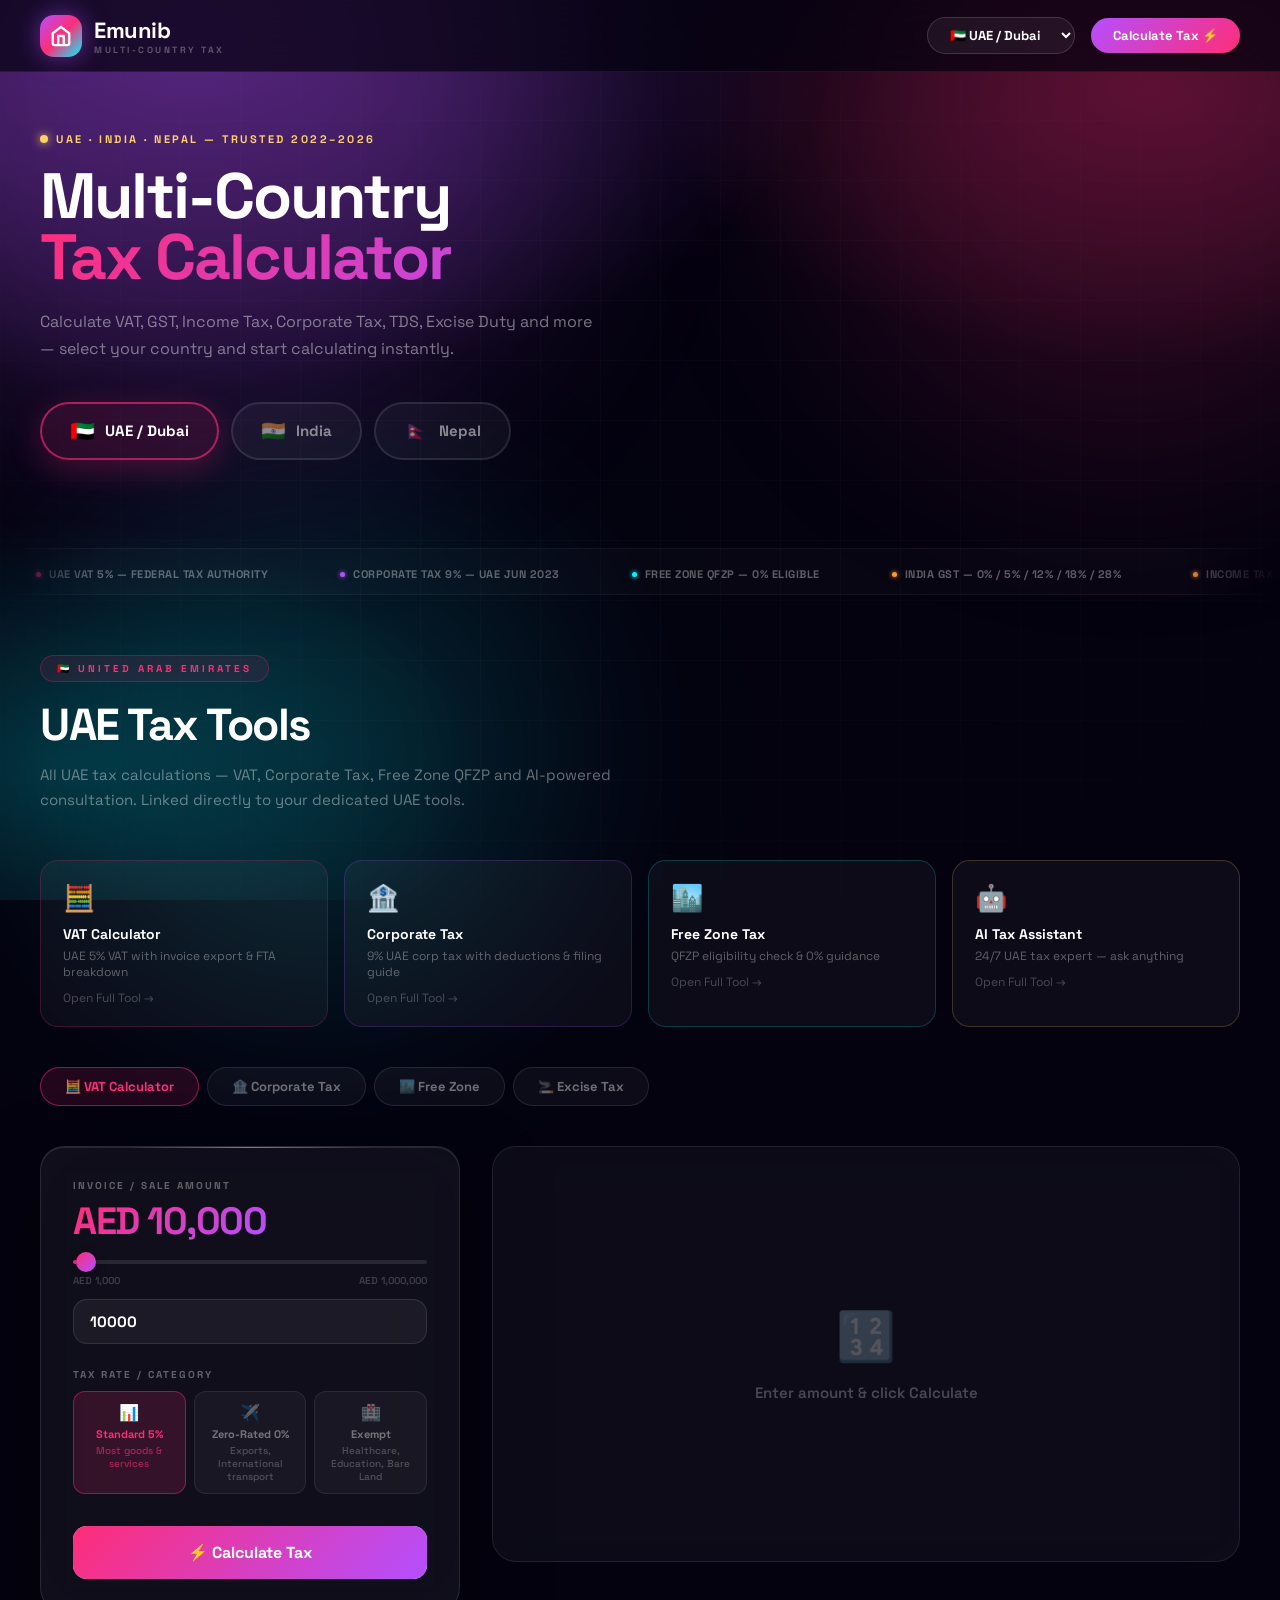
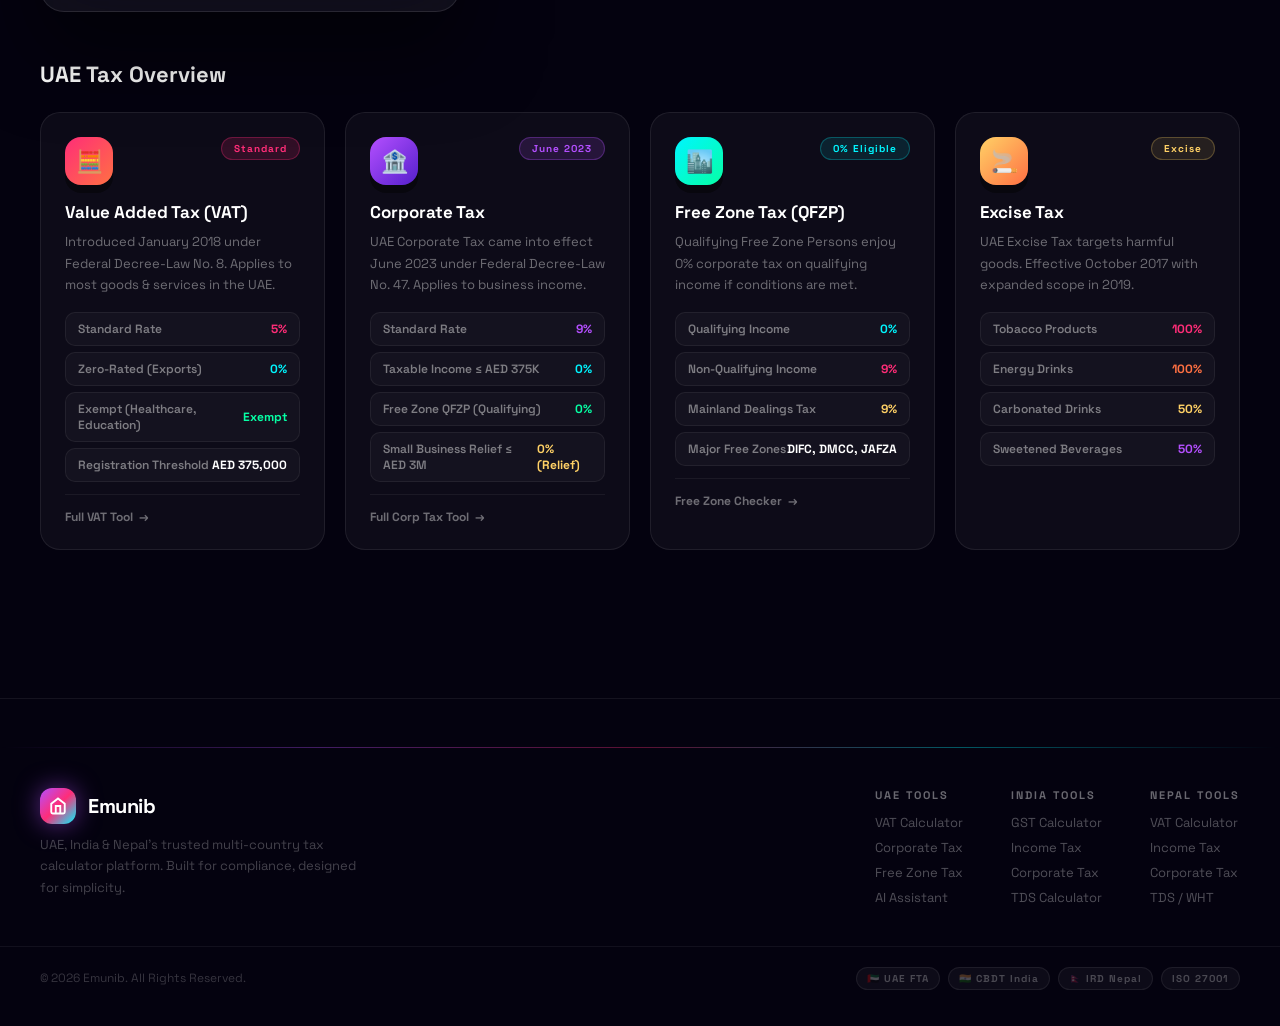
<file: index.html>
<!DOCTYPE html>
<html lang="en">
<head>
<meta charset="UTF-8"/>
<meta name="viewport" content="width=device-width, initial-scale=1.0"/>
<title>Emunib — Multi Country Tax Platform</title>
<meta name="description" content="UAE, India & Nepal Tax Calculator — VAT, GST, Income Tax, Corporate Tax and more"/>
<link rel="preconnect" href="https://fonts.googleapis.com"/>
<link rel="preconnect" href="https://fonts.gstatic.com" crossorigin/>
<link href="https://fonts.googleapis.com/css2?family=Inter:wght@300;400;500;600;700;800;900&family=Space+Grotesk:wght@300;400;500;600;700&display=swap" rel="stylesheet"/>
<style>
/* ── RESET ── */
*,*::before,*::after{margin:0;padding:0;box-sizing:border-box;}
:root{
  --pink:#FF2D78;--purple:#B44FFF;--cyan:#00F5FF;--gold:#FFD166;
  --green:#06FFA5;--orange:#FF7043;--blue:#4F8BFF;
  --india:#FF9933;--india2:#138808;--india3:#000080;
  --nepal:#DC143C;--nepal2:#003580;
  --bg:#04020F;--glass:rgba(255,255,255,0.04);
  --border:rgba(255,255,255,0.09);--text:rgba(255,255,255,0.45);
  --radius:24px;
}
html{scroll-behavior:smooth;}
body{font-family:'Space Grotesk','Inter',sans-serif;background:var(--bg);color:#fff;overflow-x:hidden;min-height:100vh;}
a{text-decoration:none;color:inherit;}
/* ── CANVAS ── */
#particleCanvas{position:fixed;inset:0;z-index:0;pointer-events:none;}
/* ── BG ── */
.bg-root{position:fixed;inset:0;z-index:0;pointer-events:none;}
.bg-base{position:absolute;inset:0;background:
  radial-gradient(ellipse 90% 70% at 15% 5%,rgba(180,79,255,0.35) 0%,transparent 55%),
  radial-gradient(ellipse 70% 55% at 90% 10%,rgba(255,45,120,0.25) 0%,transparent 55%),
  radial-gradient(ellipse 60% 50% at 5% 85%,rgba(0,245,255,0.18) 0%,transparent 55%),
  #04020F;}
.bg-grid{position:absolute;inset:0;background-image:linear-gradient(rgba(255,255,255,0.02) 1px,transparent 1px),linear-gradient(90deg,rgba(255,255,255,0.02) 1px,transparent 1px);background-size:60px 60px;mask-image:radial-gradient(ellipse 80% 80% at 50% 50%,black 30%,transparent 100%);}
.orb{position:absolute;border-radius:50%;filter:blur(100px);animation:orbFloat ease-in-out infinite;pointer-events:none;}
.orb-1{width:700px;height:700px;background:rgba(180,79,255,0.18);top:-250px;left:-150px;animation-duration:14s;}
.orb-2{width:600px;height:600px;background:rgba(255,45,120,0.14);top:-150px;right:-150px;animation-duration:17s;animation-delay:-5s;}
.orb-3{width:500px;height:500px;background:rgba(0,245,255,0.12);bottom:-100px;left:5%;animation-duration:20s;animation-delay:-9s;}
@keyframes orbFloat{0%,100%{transform:translate(0,0) scale(1);}50%{transform:translate(40px,60px) scale(1.06);}}
/* ── NAV ── */
nav{position:fixed;top:0;left:0;right:0;z-index:200;}
.nav-inner{max-width:1400px;margin:0 auto;padding:0 40px;height:72px;display:flex;align-items:center;justify-content:space-between;background:rgba(4,2,15,0.7);backdrop-filter:blur(32px);border-bottom:1px solid rgba(255,255,255,0.07);}
.nav-logo{display:flex;align-items:center;gap:12px;cursor:pointer;}
.logo-crystal{width:42px;height:42px;border-radius:14px;background:linear-gradient(135deg,var(--purple),var(--pink),var(--cyan));display:flex;align-items:center;justify-content:center;box-shadow:0 0 24px rgba(180,79,255,0.5);animation:crystalPulse 3s ease-in-out infinite;}
@keyframes crystalPulse{0%,100%{box-shadow:0 0 24px rgba(180,79,255,0.5);}50%{box-shadow:0 0 40px rgba(180,79,255,0.85);}}
.logo-text-main{font-size:22px;font-weight:800;letter-spacing:-0.5px;}
.logo-text-sub{font-size:9px;font-weight:700;letter-spacing:2.5px;color:rgba(255,255,255,0.3);text-transform:uppercase;display:block;}
.nav-right{display:flex;align-items:center;gap:16px;}
.nav-country-select{padding:8px 18px;border-radius:100px;border:1px solid rgba(255,255,255,0.15);background:rgba(255,255,255,0.06);color:#fff;font-family:inherit;font-size:13px;font-weight:700;cursor:pointer;outline:none;transition:all 0.3s;}
.nav-country-select:hover{background:rgba(255,255,255,0.1);}
.btn-nav-cta{padding:9px 22px;border-radius:100px;border:none;cursor:pointer;background:linear-gradient(135deg,var(--purple),var(--pink));color:#fff;font-size:13px;font-weight:700;font-family:inherit;transition:all 0.3s;}
.btn-nav-cta:hover{transform:scale(1.05);box-shadow:0 6px 24px rgba(255,45,120,0.45);}
/* ── SECTION WRAP ── */
.section-wrap{max-width:1400px;margin:0 auto;padding:0 40px;}
/* ── COUNTRY SELECTOR HERO ── */
.country-hero{position:relative;z-index:1;padding-top:72px;min-height:300px;display:flex;align-items:center;}
.country-hero-inner{width:100%;padding:60px 40px 40px;max-width:1400px;margin:0 auto;}
.hero-eyebrow{display:flex;align-items:center;gap:8px;margin-bottom:20px;}
.eyebrow-dot{width:8px;height:8px;border-radius:50%;background:var(--gold);box-shadow:0 0 10px var(--gold);animation:pulse 2s ease-in-out infinite;}
@keyframes pulse{0%,100%{opacity:1;}50%{opacity:0.5;}}
.eyebrow-text{font-size:11px;font-weight:700;letter-spacing:2.5px;text-transform:uppercase;color:var(--gold);}
.hero-title{font-size:clamp(38px,5vw,72px);font-weight:900;letter-spacing:-2px;line-height:0.95;margin-bottom:20px;}
.hero-title .grad{background:linear-gradient(135deg,var(--pink),var(--purple),var(--cyan));-webkit-background-clip:text;-webkit-text-fill-color:transparent;background-clip:text;background-size:300%;animation:gradShift 5s linear infinite;}
@keyframes gradShift{0%{background-position:0%}100%{background-position:300%}}
.hero-desc{font-size:16px;color:rgba(255,255,255,0.45);max-width:560px;line-height:1.7;margin-bottom:40px;}
/* ── COUNTRY PILLS ── */
.country-pills{display:flex;gap:12px;flex-wrap:wrap;margin-bottom:48px;}
.cpill{display:flex;align-items:center;gap:10px;padding:14px 28px;border-radius:100px;border:2px solid rgba(255,255,255,0.1);background:rgba(255,255,255,0.04);cursor:pointer;font-size:15px;font-weight:700;color:rgba(255,255,255,0.5);transition:all 0.35s cubic-bezier(0.34,1.56,0.64,1);position:relative;overflow:hidden;}
.cpill:hover{transform:translateY(-4px);}
.cpill.active{color:#fff;}
.cpill.uae.active{border-color:rgba(255,45,120,0.6);background:rgba(255,45,120,0.12);box-shadow:0 8px 32px rgba(255,45,120,0.25);}
.cpill.india.active{border-color:rgba(255,153,51,0.6);background:rgba(255,153,51,0.1);box-shadow:0 8px 32px rgba(255,153,51,0.2);}
.cpill.nepal.active{border-color:rgba(220,20,60,0.6);background:rgba(220,20,60,0.1);box-shadow:0 8px 32px rgba(220,20,60,0.2);}
.cpill-flag{font-size:20px;}
/* ── TICKER ── */
.ticker-wrap{position:relative;z-index:1;overflow:hidden;background:rgba(255,255,255,0.02);border-top:1px solid rgba(255,255,255,0.05);border-bottom:1px solid rgba(255,255,255,0.05);padding:12px 0;mask-image:linear-gradient(90deg,transparent,black 8%,black 92%,transparent);}
.ticker-track{display:inline-flex;white-space:nowrap;animation:tickerScroll 40s linear infinite;}
.tick-item{display:inline-flex;align-items:center;gap:8px;padding:0 36px;font-size:11px;font-weight:700;color:rgba(255,255,255,0.35);letter-spacing:0.5px;text-transform:uppercase;}
.tdot{width:5px;height:5px;border-radius:50%;flex-shrink:0;}
.tdot.pink{background:var(--pink);box-shadow:0 0 5px var(--pink);}
.tdot.purple{background:var(--purple);box-shadow:0 0 5px var(--purple);}
.tdot.cyan{background:var(--cyan);box-shadow:0 0 5px var(--cyan);}
.tdot.gold{background:var(--gold);box-shadow:0 0 5px var(--gold);}
.tdot.india{background:var(--india);box-shadow:0 0 5px var(--india);}
.tdot.nepal{background:var(--nepal);box-shadow:0 0 5px var(--nepal);}
@keyframes tickerScroll{0%{transform:translateX(0)}100%{transform:translateX(-50%)}}
/* ── TAX CONTENT PANELS ── */
.tax-panels{position:relative;z-index:1;padding:60px 0 100px;}
.panel{display:none;}
.panel.active{display:block;}
/* Section eyebrow + title */
.sec-eyebrow{display:inline-flex;align-items:center;gap:12px;font-size:10px;font-weight:700;letter-spacing:3px;text-transform:uppercase;margin-bottom:14px;padding:6px 16px;border-radius:100px;}
.sec-eyebrow.uae{background:rgba(255,45,120,0.1);border:1px solid rgba(255,45,120,0.25);color:var(--pink);}
.sec-eyebrow.india{background:rgba(255,153,51,0.1);border:1px solid rgba(255,153,51,0.3);color:var(--india);}
.sec-eyebrow.nepal{background:rgba(220,20,60,0.1);border:1px solid rgba(220,20,60,0.3);color:var(--nepal);}
.sec-title{font-size:clamp(28px,3.5vw,48px);font-weight:900;letter-spacing:-1.5px;margin-bottom:10px;}
.sec-sub{font-size:15px;color:rgba(255,255,255,0.4);margin-bottom:48px;max-width:600px;line-height:1.65;}
/* ── TOOL TABS ── */
.tool-tabs{display:flex;gap:8px;flex-wrap:wrap;margin-bottom:40px;}
.ttab{padding:10px 24px;border-radius:100px;border:1px solid rgba(255,255,255,0.1);background:rgba(255,255,255,0.04);cursor:pointer;font-size:13px;font-weight:700;color:rgba(255,255,255,0.4);transition:all 0.3s;}
.ttab:hover{color:rgba(255,255,255,0.8);background:rgba(255,255,255,0.07);}
.ttab.active.uae{border-color:rgba(255,45,120,0.5);background:rgba(255,45,120,0.12);color:var(--pink);}
.ttab.active.india{border-color:rgba(255,153,51,0.5);background:rgba(255,153,51,0.1);color:var(--india);}
.ttab.active.nepal{border-color:rgba(220,20,60,0.5);background:rgba(220,20,60,0.1);color:var(--nepal);}
/* ── CALCULATOR GRID ── */
.calc-grid{display:grid;grid-template-columns:420px 1fr;gap:32px;align-items:start;}
@media(max-width:960px){.calc-grid{grid-template-columns:1fr;}}
/* ── CALC CARD ── */
.calc-card{background:rgba(255,255,255,0.05);backdrop-filter:blur(40px);border:1px solid rgba(255,255,255,0.1);border-radius:var(--radius);padding:32px;position:relative;overflow:hidden;box-shadow:inset 0 1px 0 rgba(255,255,255,0.1),0 40px 80px rgba(0,0,0,0.5);}
.calc-card::before{content:'';position:absolute;top:0;left:20%;right:20%;height:1px;background:linear-gradient(90deg,transparent,rgba(255,255,255,0.4),transparent);}
.calc-section{margin-bottom:24px;}
.calc-label{font-size:10px;font-weight:700;letter-spacing:2px;text-transform:uppercase;color:rgba(255,255,255,0.35);margin-bottom:10px;display:block;}
.calc-input{width:100%;padding:12px 16px;border-radius:14px;border:1px solid rgba(255,255,255,0.1);background:rgba(255,255,255,0.05);color:#fff;font-size:16px;font-weight:700;font-family:inherit;outline:none;transition:all 0.3s;}
.calc-input:focus{border-color:rgba(255,45,120,0.5);box-shadow:0 0 0 3px rgba(255,45,120,0.1);}
.calc-input::placeholder{color:rgba(255,255,255,0.2);}
.calc-select{width:100%;padding:12px 16px;border-radius:14px;border:1px solid rgba(255,255,255,0.1);background:rgba(10,5,30,0.9);color:#fff;font-size:14px;font-weight:600;font-family:inherit;outline:none;cursor:pointer;transition:all 0.3s;}
.calc-select:focus{border-color:rgba(255,45,120,0.5);}
.calc-select option{background:#0d0820;color:#fff;}
/* Slider */
.calc-slider{width:100%;-webkit-appearance:none;height:4px;border-radius:100px;background:rgba(255,255,255,0.1);outline:none;cursor:pointer;}
.calc-slider::-webkit-slider-thumb{-webkit-appearance:none;width:20px;height:20px;border-radius:50%;cursor:pointer;box-shadow:0 2px 10px rgba(0,0,0,0.4);transition:transform 0.2s;}
.calc-slider::-webkit-slider-thumb:hover{transform:scale(1.3);}
/* UAE slider */
.slider-uae::-webkit-slider-thumb{background:linear-gradient(135deg,var(--pink),var(--purple));}
.slider-india::-webkit-slider-thumb{background:linear-gradient(135deg,var(--india),var(--india2));}
.slider-nepal::-webkit-slider-thumb{background:linear-gradient(135deg,var(--nepal),var(--nepal2));}
/* Amount row */
.amount-row{display:flex;justify-content:space-between;align-items:center;margin-bottom:8px;}
.amount-big{font-size:38px;font-weight:900;letter-spacing:-1.5px;line-height:1;}
/* Rate pills */
.rate-pills{display:flex;gap:8px;flex-wrap:wrap;}
.rpill{flex:1;min-width:80px;padding:10px 8px;border-radius:12px;text-align:center;cursor:pointer;background:rgba(255,255,255,0.04);border:1px solid rgba(255,255,255,0.08);transition:all 0.3s;font-size:11px;font-weight:700;color:rgba(255,255,255,0.4);}
.rpill:hover{transform:translateY(-3px);}
.rpill.active.uae{background:rgba(255,45,120,0.15);border-color:rgba(255,45,120,0.45);color:var(--pink);}
.rpill.active.india{background:rgba(255,153,51,0.15);border-color:rgba(255,153,51,0.45);color:var(--india);}
.rpill.active.nepal{background:rgba(220,20,60,0.15);border-color:rgba(220,20,60,0.4);color:var(--nepal);}
.rpill-icon{display:block;font-size:16px;margin-bottom:4px;}
/* Calculate btn */
.calc-btn{width:100%;padding:16px;border-radius:14px;border:none;cursor:pointer;font-size:16px;font-weight:800;font-family:inherit;color:#fff;position:relative;overflow:hidden;transition:all 0.3s;margin-top:8px;}
.calc-btn-bg{position:absolute;inset:0;}
.calc-btn:hover{transform:translateY(-3px);box-shadow:0 12px 36px rgba(255,45,120,0.4);}
.calc-btn span{position:relative;z-index:1;}
.calc-btn.uae .calc-btn-bg{background:linear-gradient(135deg,var(--pink),var(--purple));}
.calc-btn.india .calc-btn-bg{background:linear-gradient(135deg,var(--india),var(--india2));}
.calc-btn.nepal .calc-btn-bg{background:linear-gradient(135deg,var(--nepal),var(--nepal2));}
/* ── RESULT CARD ── */
.result-card{background:rgba(255,255,255,0.04);backdrop-filter:blur(30px);border:1px solid rgba(255,255,255,0.09);border-radius:var(--radius);padding:32px;min-height:400px;}
.result-placeholder{display:flex;flex-direction:column;align-items:center;justify-content:center;height:350px;gap:16px;text-align:center;}
.result-placeholder-icon{font-size:48px;opacity:0.3;}
.result-placeholder-text{font-size:15px;color:rgba(255,255,255,0.25);font-weight:600;}
.result-content{display:none;}
.result-content.show{display:block;}
/* Result header */
.result-head{display:flex;justify-content:space-between;align-items:center;margin-bottom:28px;padding-bottom:20px;border-bottom:1px solid rgba(255,255,255,0.08);}
.result-title{font-size:13px;font-weight:700;letter-spacing:2px;text-transform:uppercase;color:rgba(255,255,255,0.35);}
.result-tag{font-size:11px;font-weight:800;padding:5px 14px;border-radius:100px;letter-spacing:1px;}
.result-tag.uae{background:rgba(255,45,120,0.15);border:1px solid rgba(255,45,120,0.35);color:var(--pink);}
.result-tag.india{background:rgba(255,153,51,0.15);border:1px solid rgba(255,153,51,0.35);color:var(--india);}
.result-tag.nepal{background:rgba(220,20,60,0.12);border:1px solid rgba(220,20,60,0.3);color:var(--nepal);}
/* Result rows */
.res-rows{display:flex;flex-direction:column;gap:12px;margin-bottom:24px;}
.res-row{display:flex;justify-content:space-between;align-items:center;padding:14px 18px;border-radius:14px;background:rgba(255,255,255,0.03);border:1px solid rgba(255,255,255,0.06);}
.res-row-label{font-size:13px;font-weight:600;color:rgba(255,255,255,0.4);}
.res-row-val{font-size:16px;font-weight:800;color:#fff;}
.res-row-val.highlight-uae{background:linear-gradient(90deg,var(--pink),var(--purple));-webkit-background-clip:text;-webkit-text-fill-color:transparent;background-clip:text;}
.res-row-val.highlight-india{background:linear-gradient(90deg,var(--india),var(--india2));-webkit-background-clip:text;-webkit-text-fill-color:transparent;background-clip:text;}
.res-row-val.highlight-nepal{background:linear-gradient(90deg,var(--nepal),var(--nepal2));-webkit-background-clip:text;-webkit-text-fill-color:transparent;background-clip:text;}
/* Total row */
.res-total{display:flex;justify-content:space-between;align-items:center;padding:20px 22px;border-radius:16px;margin-bottom:20px;}
.res-total.uae{background:linear-gradient(90deg,rgba(180,79,255,0.1),rgba(0,245,255,0.06));}
.res-total.india{background:linear-gradient(90deg,rgba(255,153,51,0.1),rgba(19,136,8,0.06));}
.res-total.nepal{background:linear-gradient(90deg,rgba(220,20,60,0.1),rgba(0,53,128,0.06));}
.res-total-label{font-size:11px;font-weight:700;letter-spacing:2px;text-transform:uppercase;color:rgba(255,255,255,0.35);}
.res-total-val{font-size:28px;font-weight:900;color:#fff;}
/* Mini chart in result */
.result-chart{margin-top:20px;}
.rc-label{font-size:10px;font-weight:700;letter-spacing:1.5px;text-transform:uppercase;color:rgba(255,255,255,0.25);margin-bottom:12px;}
.rc-bars{display:flex;gap:6px;height:80px;align-items:flex-end;}
.rc-bar-wrap{flex:1;display:flex;flex-direction:column;align-items:center;gap:5px;height:100%;}
.rc-bar{width:100%;border-radius:4px 4px 0 0;transition:height 0.6s cubic-bezier(0.34,1.56,0.64,1);}
.rc-bar-label{font-size:9px;font-weight:700;color:rgba(255,255,255,0.25);}
/* Result notes */
.res-notes{margin-top:20px;}
.res-note{display:flex;align-items:flex-start;gap:10px;padding:10px 14px;border-radius:12px;background:rgba(255,255,255,0.03);border:1px solid rgba(255,255,255,0.06);margin-bottom:8px;font-size:12px;font-weight:500;color:rgba(255,255,255,0.4);line-height:1.5;}
.res-note-icon{font-size:14px;flex-shrink:0;margin-top:1px;}
/* Export row */
.export-row{display:flex;gap:10px;margin-top:20px;}
.export-btn{flex:1;padding:11px;border-radius:12px;border:1px solid rgba(255,255,255,0.1);background:rgba(255,255,255,0.04);color:rgba(255,255,255,0.5);font-size:12px;font-weight:700;cursor:pointer;font-family:inherit;transition:all 0.3s;text-align:center;}
.export-btn:hover{background:rgba(255,255,255,0.08);color:#fff;}
/* ── INFO CARDS GRID ── */
.info-grid{display:grid;grid-template-columns:repeat(auto-fit,minmax(280px,1fr));gap:20px;margin-bottom:48px;}
.info-card{background:rgba(255,255,255,0.04);border:1px solid rgba(255,255,255,0.08);border-radius:20px;padding:24px;position:relative;overflow:hidden;transition:all 0.35s;}
.info-card:hover{transform:translateY(-6px);}
.info-card-top{display:flex;justify-content:space-between;align-items:flex-start;margin-bottom:16px;}
.info-card-icon{width:48px;height:48px;border-radius:16px;display:flex;align-items:center;justify-content:center;font-size:22px;box-shadow:0 8px 0 rgba(0,0,0,0.4);}
.info-card-tag{font-size:10px;font-weight:800;padding:4px 12px;border-radius:100px;letter-spacing:1px;}
.info-card-title{font-size:17px;font-weight:800;color:#fff;margin-bottom:8px;}
.info-card-desc{font-size:13px;color:rgba(255,255,255,0.4);line-height:1.65;margin-bottom:16px;}
.info-card-rates{display:flex;flex-direction:column;gap:6px;}
.icrate{display:flex;justify-content:space-between;align-items:center;padding:8px 12px;border-radius:10px;background:rgba(255,255,255,0.03);border:1px solid rgba(255,255,255,0.06);font-size:12px;}
.icrate-name{color:rgba(255,255,255,0.45);font-weight:600;}
.icrate-val{font-weight:800;color:#fff;}
.info-card-cta{display:flex;align-items:center;gap:6px;font-size:12px;font-weight:700;cursor:pointer;transition:all 0.3s;border-top:1px solid rgba(255,255,255,0.06);padding-top:14px;margin-top:12px;background:none;border-left:none;border-right:none;border-bottom:none;color:rgba(255,255,255,0.4);width:100%;font-family:inherit;}
.info-card-cta:hover{color:#fff;}
.cta-arrow{transition:transform 0.3s;}
.info-card-cta:hover .cta-arrow{transform:translateX(4px);}
/* UAE specific glows */
.ic-uae .info-card-icon{background:linear-gradient(135deg,var(--pink),var(--orange));}
.ic-uae .info-card-tag{background:rgba(255,45,120,0.15);border:1px solid rgba(255,45,120,0.3);color:var(--pink);}
.ic-uae2 .info-card-icon{background:linear-gradient(135deg,var(--purple),#5520CC);}
.ic-uae2 .info-card-tag{background:rgba(180,79,255,0.15);border:1px solid rgba(180,79,255,0.3);color:var(--purple);}
.ic-uae3 .info-card-icon{background:linear-gradient(135deg,var(--cyan),var(--green));}
.ic-uae3 .info-card-tag{background:rgba(0,245,255,0.1);border:1px solid rgba(0,245,255,0.25);color:var(--cyan);}
.ic-uae4 .info-card-icon{background:linear-gradient(135deg,var(--gold),var(--orange));}
.ic-uae4 .info-card-tag{background:rgba(255,209,102,0.1);border:1px solid rgba(255,209,102,0.25);color:var(--gold);}
/* India glows */
.ic-india .info-card-icon{background:linear-gradient(135deg,#FF9933,#FF6600);}
.ic-india .info-card-tag{background:rgba(255,153,51,0.15);border:1px solid rgba(255,153,51,0.3);color:var(--india);}
.ic-india2 .info-card-icon{background:linear-gradient(135deg,#138808,#0a5c06);}
.ic-india2 .info-card-tag{background:rgba(19,136,8,0.12);border:1px solid rgba(19,136,8,0.25);color:#3bc43b;}
.ic-india3 .info-card-icon{background:linear-gradient(135deg,#000080,#3333cc);}
.ic-india3 .info-card-tag{background:rgba(0,0,128,0.2);border:1px solid rgba(51,51,204,0.35);color:#8888ff;}
.ic-india4 .info-card-icon{background:linear-gradient(135deg,#8B0000,#CC0000);}
.ic-india4 .info-card-tag{background:rgba(139,0,0,0.15);border:1px solid rgba(204,0,0,0.3);color:#ff6666;}
/* Nepal glows */
.ic-nepal .info-card-icon{background:linear-gradient(135deg,#DC143C,#a00020);}
.ic-nepal .info-card-tag{background:rgba(220,20,60,0.15);border:1px solid rgba(220,20,60,0.35);color:var(--nepal);}
.ic-nepal2 .info-card-icon{background:linear-gradient(135deg,#003580,#0055cc);}
.ic-nepal2 .info-card-tag{background:rgba(0,53,128,0.2);border:1px solid rgba(0,85,204,0.35);color:#6688ff;}
.ic-nepal3 .info-card-icon{background:linear-gradient(135deg,#8B4513,#cc6600);}
.ic-nepal3 .info-card-tag{background:rgba(139,69,19,0.15);border:1px solid rgba(204,102,0,0.3);color:#ffaa44;}
/* ── COMPARISON TABLE ── */
.comp-table-wrap{background:rgba(255,255,255,0.03);border:1px solid rgba(255,255,255,0.08);border-radius:20px;overflow:hidden;margin-top:40px;}
.comp-table{width:100%;border-collapse:collapse;}
.comp-table th{padding:16px 20px;font-size:11px;font-weight:700;letter-spacing:2px;text-transform:uppercase;color:rgba(255,255,255,0.35);text-align:left;border-bottom:1px solid rgba(255,255,255,0.07);}
.comp-table td{padding:14px 20px;font-size:13px;font-weight:600;border-bottom:1px solid rgba(255,255,255,0.05);color:rgba(255,255,255,0.65);}
.comp-table tr:last-child td{border-bottom:none;}
.comp-table tr:hover td{background:rgba(255,255,255,0.02);}
.comp-badge{font-size:11px;font-weight:800;padding:3px 10px;border-radius:100px;}
/* ── FOOTER ── */
.site-footer{position:relative;z-index:1;border-top:1px solid rgba(255,255,255,0.07);padding:48px 0 36px;}
.footer-glow{width:100%;height:1px;background:linear-gradient(90deg,transparent,var(--purple),var(--pink),var(--cyan),transparent);opacity:0.35;margin-bottom:40px;}
.footer-inner{max-width:1400px;margin:0 auto;padding:0 40px;display:flex;justify-content:space-between;align-items:flex-start;flex-wrap:wrap;gap:32px;}
.footer-brand-text{font-size:13px;color:rgba(255,255,255,0.25);max-width:320px;line-height:1.65;margin-top:10px;}
.footer-cols{display:flex;gap:48px;flex-wrap:wrap;}
.fc-head{font-size:11px;font-weight:800;letter-spacing:2px;text-transform:uppercase;color:rgba(255,255,255,0.4);margin-bottom:12px;}
.footer-col a{display:block;font-size:13px;color:rgba(255,255,255,0.3);margin-bottom:8px;transition:color 0.2s;}
.footer-col a:hover{color:rgba(255,255,255,0.7);}
.footer-bottom{max-width:1400px;margin:32px auto 0;padding:20px 40px 0;border-top:1px solid rgba(255,255,255,0.06);display:flex;justify-content:space-between;align-items:center;flex-wrap:wrap;gap:12px;}
.footer-copy{font-size:12px;color:rgba(255,255,255,0.2);}
.footer-tags{display:flex;gap:8px;flex-wrap:wrap;}
.ftag{font-size:10px;font-weight:700;letter-spacing:1px;padding:4px 10px;border-radius:100px;background:rgba(255,255,255,0.04);border:1px solid rgba(255,255,255,0.07);color:rgba(255,255,255,0.25);}
/* ── UAE SPECIFIC TOOL LINK CARDS ── */
.uae-tools-grid{display:grid;grid-template-columns:repeat(auto-fit,minmax(200px,1fr));gap:16px;margin-bottom:40px;}
.uae-tool-link{display:block;padding:20px 22px;border-radius:18px;border:1px solid rgba(255,255,255,0.08);background:rgba(255,255,255,0.04);transition:all 0.35s;cursor:pointer;}
.uae-tool-link:hover{transform:translateY(-6px);}
.uae-tool-link .tool-icon{font-size:26px;margin-bottom:10px;display:block;}
.uae-tool-link .tool-name{font-size:14px;font-weight:800;color:#fff;margin-bottom:5px;}
.uae-tool-link .tool-desc{font-size:12px;color:rgba(255,255,255,0.35);}
.uae-tool-link .tool-arrow{font-size:12px;color:rgba(255,255,255,0.25);margin-top:10px;display:block;transition:all 0.3s;}
.uae-tool-link:hover .tool-arrow{color:#fff;transform:translateX(4px);}
.utl-vat{border-color:rgba(255,45,120,0.2);}
.utl-vat:hover{border-color:rgba(255,45,120,0.45);background:rgba(255,45,120,0.08);}
.utl-corp{border-color:rgba(180,79,255,0.2);}
.utl-corp:hover{border-color:rgba(180,79,255,0.45);background:rgba(180,79,255,0.08);}
.utl-free{border-color:rgba(0,245,255,0.2);}
.utl-free:hover{border-color:rgba(0,245,255,0.35);background:rgba(0,245,255,0.05);}
.utl-ai{border-color:rgba(255,209,102,0.2);}
.utl-ai:hover{border-color:rgba(255,209,102,0.4);background:rgba(255,209,102,0.06);}
/* ── RESPONSIVE ── */
@media(max-width:768px){
  .country-hero-inner{padding:40px 20px 30px;}
  .section-wrap{padding:0 20px;}
  .nav-inner{padding:0 20px;}
  .country-pills{gap:8px;}
  .cpill{padding:10px 18px;font-size:13px;}
  .tool-tabs{gap:6px;}
  .ttab{padding:8px 16px;font-size:12px;}
  .calc-grid{grid-template-columns:1fr;}
  .info-grid{grid-template-columns:1fr;}
  .uae-tools-grid{grid-template-columns:repeat(2,1fr);}
  .footer-inner{flex-direction:column;}
  .footer-cols{gap:24px;}
}
@media(max-width:480px){
  .country-pills{flex-direction:column;}
  .cpill{width:100%;justify-content:center;}
  .uae-tools-grid{grid-template-columns:1fr;}
  .export-row{flex-direction:column;}
}
</style>
</head>
<body>

<canvas id="particleCanvas"></canvas>
<div class="bg-root">
  <div class="bg-base"></div>
  <div class="bg-grid"></div>
  <div class="orb orb-1"></div>
  <div class="orb orb-2"></div>
  <div class="orb orb-3"></div>
</div>

<!-- NAV -->
<nav>
  <div class="nav-inner">
    <a class="nav-logo" href="index.html">
      <div class="logo-crystal">
        <svg viewBox="0 0 24 24" fill="none" stroke="#fff" stroke-width="2.5" width="22" height="22">
          <path d="M3 9l9-7 9 7v11a2 2 0 01-2 2H5a2 2 0 01-2-2z"/>
          <polyline points="9 22 9 12 15 12 15 22"/>
        </svg>
      </div>
      <div>
        <span class="logo-text-main">Emunib</span>
        <span class="logo-text-sub">Multi-Country Tax</span>
      </div>
    </a>
    <div class="nav-right">
      <select class="nav-country-select" id="navCountrySelect" onchange="switchCountry(this.value)">
        <option value="uae">🇦🇪 UAE / Dubai</option>
        <option value="india">🇮🇳 India</option>
        <option value="nepal">🇳🇵 Nepal</option>
      </select>
      <button class="btn-nav-cta" onclick="scrollToCalc()">Calculate Tax ⚡</button>
    </div>
  </div>
</nav>

<!-- HERO -->
<div class="country-hero">
  <div class="country-hero-inner">
    <div class="hero-eyebrow">
      <span class="eyebrow-dot"></span>
      <span class="eyebrow-text">UAE · India · Nepal — Trusted 2022–2026</span>
    </div>
    <h1 class="hero-title">
      <span>Multi-Country</span><br>
      <span class="grad">Tax Calculator</span>
    </h1>
    <p class="hero-desc">
      Calculate VAT, GST, Income Tax, Corporate Tax, TDS, Excise Duty and more —
      select your country and start calculating instantly.
    </p>
    <!-- Country selector -->
    <div class="country-pills">
      <div class="cpill uae active" onclick="switchCountry('uae')">
        <span class="cpill-flag">🇦🇪</span>
        <span>UAE / Dubai</span>
      </div>
      <div class="cpill india" onclick="switchCountry('india')">
        <span class="cpill-flag">🇮🇳</span>
        <span>India</span>
      </div>
      <div class="cpill nepal" onclick="switchCountry('nepal')">
        <span class="cpill-flag">🇳🇵</span>
        <span>Nepal</span>
      </div>
    </div>
  </div>
</div>

<!-- TICKER -->
<div class="ticker-wrap">
  <div class="ticker-track">
    <span class="tick-item"><span class="tdot pink"></span>UAE VAT 5% — Federal Tax Authority</span>
    <span class="tick-item"><span class="tdot purple"></span>Corporate Tax 9% — UAE Jun 2023</span>
    <span class="tick-item"><span class="tdot cyan"></span>Free Zone QFZP — 0% Eligible</span>
    <span class="tick-item"><span class="tdot india"></span>India GST — 0% / 5% / 12% / 18% / 28%</span>
    <span class="tick-item"><span class="tdot india"></span>Income Tax India — FY 2025-26 Slabs</span>
    <span class="tick-item"><span class="tdot india"></span>TDS Rates — Section 194 Updated 2026</span>
    <span class="tick-item"><span class="tdot nepal"></span>Nepal VAT 13% — IRD Compliant</span>
    <span class="tick-item"><span class="tdot nepal"></span>Nepal Income Tax — 25% Corporate Rate</span>
    <span class="tick-item"><span class="tdot gold"></span>Small Business Relief — AED 3M Threshold</span>
    <span class="tick-item"><span class="tdot pink"></span>UAE VAT 5% — Federal Tax Authority</span>
    <span class="tick-item"><span class="tdot purple"></span>Corporate Tax 9% — UAE Jun 2023</span>
    <span class="tick-item"><span class="tdot cyan"></span>Free Zone QFZP — 0% Eligible</span>
    <span class="tick-item"><span class="tdot india"></span>India GST — 0% / 5% / 12% / 18% / 28%</span>
    <span class="tick-item"><span class="tdot india"></span>Income Tax India — FY 2025-26 Slabs</span>
    <span class="tick-item"><span class="tdot nepal"></span>Nepal VAT 13% — IRD Compliant</span>
    <span class="tick-item"><span class="tdot nepal"></span>Nepal Income Tax — 25% Corporate Rate</span>
  </div>
</div>

<!-- TAX PANELS -->
<div class="tax-panels" id="taxPanels">
  <div class="section-wrap">

    <!-- ══════════════════════════════════
         UAE PANEL
    ══════════════════════════════════ -->
    <div class="panel active" id="panel-uae">
      <div class="sec-eyebrow uae">🇦🇪 United Arab Emirates</div>
      <h2 class="sec-title">UAE Tax Tools</h2>
      <p class="sec-sub">All UAE tax calculations — VAT, Corporate Tax, Free Zone QFZP and AI-powered consultation. Linked directly to your dedicated UAE tools.</p>

      <!-- Dedicated UAE tool links -->
      <div class="uae-tools-grid">
        <a class="uae-tool-link utl-vat" href="vat.html">
          <span class="tool-icon">🧮</span>
          <div class="tool-name">VAT Calculator</div>
          <div class="tool-desc">UAE 5% VAT with invoice export & FTA breakdown</div>
          <span class="tool-arrow">Open Full Tool →</span>
        </a>
        <a class="uae-tool-link utl-corp" href="corporate-tax.html">
          <span class="tool-icon">🏦</span>
          <div class="tool-name">Corporate Tax</div>
          <div class="tool-desc">9% UAE corp tax with deductions & filing guide</div>
          <span class="tool-arrow">Open Full Tool →</span>
        </a>
        <a class="uae-tool-link utl-free" href="freezone.html">
          <span class="tool-icon">🏙️</span>
          <div class="tool-name">Free Zone Tax</div>
          <div class="tool-desc">QFZP eligibility check & 0% guidance</div>
          <span class="tool-arrow">Open Full Tool →</span>
        </a>
        <a class="uae-tool-link utl-ai" href="ai-assistant.html">
          <span class="tool-icon">🤖</span>
          <div class="tool-name">AI Tax Assistant</div>
          <div class="tool-desc">24/7 UAE tax expert — ask anything</div>
          <span class="tool-arrow">Open Full Tool →</span>
        </a>
      </div>

      <!-- UAE Quick Calculator -->
      <div class="tool-tabs" id="uaeTabs">
        <div class="ttab uae active" onclick="setTool('uae','vat')">🧮 VAT Calculator</div>
        <div class="ttab uae" onclick="setTool('uae','corp')">🏦 Corporate Tax</div>
        <div class="ttab uae" onclick="setTool('uae','freezone')">🏙️ Free Zone</div>
        <div class="ttab uae" onclick="setTool('uae','excise')">🚬 Excise Tax</div>
      </div>

      <div id="uaeCalcArea"></div>

      <!-- UAE Info Cards -->
      <h3 style="font-size:22px;font-weight:800;margin-bottom:24px;margin-top:48px;color:#fff;">UAE Tax Overview</h3>
      <div class="info-grid">
        <div class="info-card ic-uae">
          <div class="info-card-top">
            <div class="info-card-icon">🧮</div>
            <span class="info-card-tag">Standard</span>
          </div>
          <div class="info-card-title">Value Added Tax (VAT)</div>
          <div class="info-card-desc">Introduced January 2018 under Federal Decree-Law No. 8. Applies to most goods & services in the UAE.</div>
          <div class="info-card-rates">
            <div class="icrate"><span class="icrate-name">Standard Rate</span><span class="icrate-val" style="color:var(--pink)">5%</span></div>
            <div class="icrate"><span class="icrate-name">Zero-Rated (Exports)</span><span class="icrate-val" style="color:var(--cyan)">0%</span></div>
            <div class="icrate"><span class="icrate-name">Exempt (Healthcare, Education)</span><span class="icrate-val" style="color:var(--green)">Exempt</span></div>
            <div class="icrate"><span class="icrate-name">Registration Threshold</span><span class="icrate-val">AED 375,000</span></div>
          </div>
          <button class="info-card-cta" onclick="location.href='vat.html'">Full VAT Tool <span class="cta-arrow">→</span></button>
        </div>
        <div class="info-card ic-uae2">
          <div class="info-card-top">
            <div class="info-card-icon">🏦</div>
            <span class="info-card-tag">June 2023</span>
          </div>
          <div class="info-card-title">Corporate Tax</div>
          <div class="info-card-desc">UAE Corporate Tax came into effect June 2023 under Federal Decree-Law No. 47. Applies to business income.</div>
          <div class="info-card-rates">
            <div class="icrate"><span class="icrate-name">Standard Rate</span><span class="icrate-val" style="color:var(--purple)">9%</span></div>
            <div class="icrate"><span class="icrate-name">Taxable Income ≤ AED 375K</span><span class="icrate-val" style="color:var(--cyan)">0%</span></div>
            <div class="icrate"><span class="icrate-name">Free Zone QFZP (Qualifying)</span><span class="icrate-val" style="color:var(--green)">0%</span></div>
            <div class="icrate"><span class="icrate-name">Small Business Relief ≤ AED 3M</span><span class="icrate-val" style="color:var(--gold)">0% (Relief)</span></div>
          </div>
          <button class="info-card-cta" onclick="location.href='corporate-tax.html'">Full Corp Tax Tool <span class="cta-arrow">→</span></button>
        </div>
        <div class="info-card ic-uae3">
          <div class="info-card-top">
            <div class="info-card-icon">🏙️</div>
            <span class="info-card-tag">0% Eligible</span>
          </div>
          <div class="info-card-title">Free Zone Tax (QFZP)</div>
          <div class="info-card-desc">Qualifying Free Zone Persons enjoy 0% corporate tax on qualifying income if conditions are met.</div>
          <div class="info-card-rates">
            <div class="icrate"><span class="icrate-name">Qualifying Income</span><span class="icrate-val" style="color:var(--cyan)">0%</span></div>
            <div class="icrate"><span class="icrate-name">Non-Qualifying Income</span><span class="icrate-val" style="color:var(--pink)">9%</span></div>
            <div class="icrate"><span class="icrate-name">Mainland Dealings Tax</span><span class="icrate-val" style="color:var(--gold)">9%</span></div>
            <div class="icrate"><span class="icrate-name">Major Free Zones</span><span class="icrate-val">DIFC, DMCC, JAFZA</span></div>
          </div>
          <button class="info-card-cta" onclick="location.href='freezone.html'">Free Zone Checker <span class="cta-arrow">→</span></button>
        </div>
        <div class="info-card ic-uae4">
          <div class="info-card-top">
            <div class="info-card-icon">🚬</div>
            <span class="info-card-tag">Excise</span>
          </div>
          <div class="info-card-title">Excise Tax</div>
          <div class="info-card-desc">UAE Excise Tax targets harmful goods. Effective October 2017 with expanded scope in 2019.</div>
          <div class="info-card-rates">
            <div class="icrate"><span class="icrate-name">Tobacco Products</span><span class="icrate-val" style="color:var(--pink)">100%</span></div>
            <div class="icrate"><span class="icrate-name">Energy Drinks</span><span class="icrate-val" style="color:var(--orange)">100%</span></div>
            <div class="icrate"><span class="icrate-name">Carbonated Drinks</span><span class="icrate-val" style="color:var(--gold)">50%</span></div>
            <div class="icrate"><span class="icrate-name">Sweetened Beverages</span><span class="icrate-val" style="color:var(--purple)">50%</span></div>
          </div>
        </div>
      </div>
    </div>

    <!-- ══════════════════════════════════
         INDIA PANEL
    ══════════════════════════════════ -->
    <div class="panel" id="panel-india">
      <div class="sec-eyebrow india">🇮🇳 Republic of India</div>
      <h2 class="sec-title">India Tax Tools</h2>
      <p class="sec-sub">GST, Income Tax, TDS, Corporate Tax, Dividend Tax and more — FY 2025-26 slabs and rates, CBDT compliant.</p>

      <div class="tool-tabs" id="indiaTabs">
        <div class="ttab india active" onclick="setTool('india','gst')">🧾 GST Calculator</div>
        <div class="ttab india" onclick="setTool('india','income')">💰 Income Tax</div>
        <div class="ttab india" onclick="setTool('india','corp')">🏢 Corporate Tax</div>
        <div class="ttab india" onclick="setTool('india','tds')">📋 TDS Calculator</div>
        <div class="ttab india" onclick="setTool('india','capital')">📈 Capital Gains</div>
      </div>

      <div id="indiaCalcArea"></div>

      <h3 style="font-size:22px;font-weight:800;margin-bottom:24px;margin-top:48px;color:#fff;">India Tax Overview</h3>
      <div class="info-grid">
        <div class="info-card ic-india">
          <div class="info-card-top">
            <div class="info-card-icon">🧾</div>
            <span class="info-card-tag">GST 2017</span>
          </div>
          <div class="info-card-title">Goods & Services Tax</div>
          <div class="info-card-desc">Unified indirect tax system introduced July 2017. Replaces VAT, Service Tax, Excise. Multi-slab structure.</div>
          <div class="info-card-rates">
            <div class="icrate"><span class="icrate-name">Essential Goods</span><span class="icrate-val" style="color:var(--green)">0% / 5%</span></div>
            <div class="icrate"><span class="icrate-name">Standard Goods</span><span class="icrate-val" style="color:var(--india)">12% / 18%</span></div>
            <div class="icrate"><span class="icrate-name">Luxury / Demerit</span><span class="icrate-val" style="color:var(--pink)">28%</span></div>
            <div class="icrate"><span class="icrate-name">Services (General)</span><span class="icrate-val" style="color:var(--gold)">18%</span></div>
          </div>
        </div>
        <div class="info-card ic-india2">
          <div class="info-card-top">
            <div class="info-card-icon">💰</div>
            <span class="info-card-tag">FY 2025-26</span>
          </div>
          <div class="info-card-title">Income Tax (Individual)</div>
          <div class="info-card-desc">New Tax Regime is now default for individuals from FY 2023-24. Revised slabs for FY 2025-26 budget.</div>
          <div class="info-card-rates">
            <div class="icrate"><span class="icrate-name">Upto ₹4 Lakh (New Regime)</span><span class="icrate-val" style="color:var(--green)">0%</span></div>
            <div class="icrate"><span class="icrate-name">₹4L – ₹8L</span><span class="icrate-val" style="color:var(--india)">5%</span></div>
            <div class="icrate"><span class="icrate-name">₹8L – ₹12L</span><span class="icrate-val" style="color:var(--gold)">10%</span></div>
            <div class="icrate"><span class="icrate-name">₹12L – ₹16L</span><span class="icrate-val" style="color:var(--orange)">15%</span></div>
            <div class="icrate"><span class="icrate-name">₹20L – ₹24L</span><span class="icrate-val" style="color:var(--pink)">25%</span></div>
            <div class="icrate"><span class="icrate-name">Above ₹24L</span><span class="icrate-val" style="color:var(--purple)">30%</span></div>
          </div>
        </div>
        <div class="info-card ic-india3">
          <div class="info-card-top">
            <div class="info-card-icon">🏢</div>
            <span class="info-card-tag">Domestic</span>
          </div>
          <div class="info-card-title">Corporate Tax</div>
          <div class="info-card-desc">Base corporate tax rates. Surcharge and cess apply additionally. Section 115BAB for new manufacturing companies.</div>
          <div class="info-card-rates">
            <div class="icrate"><span class="icrate-name">Domestic Company (General)</span><span class="icrate-val" style="color:#8888ff">30%</span></div>
            <div class="icrate"><span class="icrate-name">Domestic (Sec 115BAA opt)</span><span class="icrate-val" style="color:var(--india)">22%</span></div>
            <div class="icrate"><span class="icrate-name">New Manufacturing (Sec 115BAB)</span><span class="icrate-val" style="color:var(--green)">15%</span></div>
            <div class="icrate"><span class="icrate-name">Foreign Companies</span><span class="icrate-val" style="color:var(--orange)">40%</span></div>
          </div>
        </div>
        <div class="info-card ic-india4">
          <div class="info-card-top">
            <div class="info-card-icon">📋</div>
            <span class="info-card-tag">TDS</span>
          </div>
          <div class="info-card-title">TDS (Tax Deducted at Source)</div>
          <div class="info-card-desc">TDS is deducted by payer before remitting to payee. Key sections updated in Finance Act 2024.</div>
          <div class="info-card-rates">
            <div class="icrate"><span class="icrate-name">Salary (Sec 192)</span><span class="icrate-val" style="color:var(--india)">Slab Rate</span></div>
            <div class="icrate"><span class="icrate-name">Interest (Sec 194A)</span><span class="icrate-val" style="color:var(--gold)">10%</span></div>
            <div class="icrate"><span class="icrate-name">Contractor (Sec 194C)</span><span class="icrate-val" style="color:var(--orange)">1% / 2%</span></div>
            <div class="icrate"><span class="icrate-name">Rent (Sec 194I)</span><span class="icrate-val" style="color:var(--pink)">2% / 10%</span></div>
            <div class="icrate"><span class="icrate-name">Professional (Sec 194J)</span><span class="icrate-val" style="color:var(--purple)">10%</span></div>
          </div>
        </div>
      </div>

      <!-- Capital Gains Comparison Table -->
      <h3 style="font-size:18px;font-weight:800;margin-bottom:16px;color:#fff;">India Capital Gains Tax (FY 2025-26)</h3>
      <div class="comp-table-wrap">
        <table class="comp-table">
          <thead>
            <tr>
              <th>Asset Type</th>
              <th>Holding Period</th>
              <th>STCG Rate</th>
              <th>LTCG Rate</th>
            </tr>
          </thead>
          <tbody>
            <tr>
              <td>Listed Equity Shares</td>
              <td>&lt; 12 months STCG</td>
              <td><span class="comp-badge" style="background:rgba(255,45,120,0.15);color:var(--pink);">20%</span></td>
              <td><span class="comp-badge" style="background:rgba(6,255,165,0.12);color:var(--green);">12.5% (>₹1.25L)</span></td>
            </tr>
            <tr>
              <td>Equity Mutual Funds</td>
              <td>&lt; 12 months STCG</td>
              <td><span class="comp-badge" style="background:rgba(255,45,120,0.15);color:var(--pink);">20%</span></td>
              <td><span class="comp-badge" style="background:rgba(6,255,165,0.12);color:var(--green);">12.5% (>₹1.25L)</span></td>
            </tr>
            <tr>
              <td>Property / Real Estate</td>
              <td>&lt; 24 months STCG</td>
              <td><span class="comp-badge" style="background:rgba(255,153,51,0.12);color:var(--india);">Slab Rate</span></td>
              <td><span class="comp-badge" style="background:rgba(180,79,255,0.12);color:var(--purple);">12.5% (no index.)</span></td>
            </tr>
            <tr>
              <td>Debt Mutual Funds</td>
              <td>Any</td>
              <td colspan="2" style="text-align:center;color:rgba(255,255,255,0.5);">Slab Rate (both STCG & LTCG post Apr 2023)</td>
            </tr>
            <tr>
              <td>Gold / Physical Assets</td>
              <td>&lt; 24 months STCG</td>
              <td><span class="comp-badge" style="background:rgba(255,209,102,0.12);color:var(--gold);">Slab Rate</span></td>
              <td><span class="comp-badge" style="background:rgba(0,245,255,0.1);color:var(--cyan);">12.5%</span></td>
            </tr>
          </tbody>
        </table>
      </div>
    </div>

    <!-- ══════════════════════════════════
         NEPAL PANEL
    ══════════════════════════════════ -->
    <div class="panel" id="panel-nepal">
      <div class="sec-eyebrow nepal">🇳🇵 Federal Democratic Republic of Nepal</div>
      <h2 class="sec-title">Nepal Tax Tools</h2>
      <p class="sec-sub">VAT, Income Tax, Corporate Tax, TDS, Customs Duty and more — IRD Nepal compliant, FY 2081/82 (2024/25) rates.</p>

      <div class="tool-tabs" id="nepalTabs">
        <div class="ttab nepal active" onclick="setTool('nepal','vat')">🧾 VAT Calculator</div>
        <div class="ttab nepal" onclick="setTool('nepal','income')">💰 Income Tax</div>
        <div class="ttab nepal" onclick="setTool('nepal','corp')">🏢 Corporate Tax</div>
        <div class="ttab nepal" onclick="setTool('nepal','tds')">📋 TDS / WHT</div>
      </div>

      <div id="nepalCalcArea"></div>

      <h3 style="font-size:22px;font-weight:800;margin-bottom:24px;margin-top:48px;color:#fff;">Nepal Tax Overview</h3>
      <div class="info-grid">
        <div class="info-card ic-nepal">
          <div class="info-card-top">
            <div class="info-card-icon">🧾</div>
            <span class="info-card-tag">IRD Nepal</span>
          </div>
          <div class="info-card-title">Value Added Tax (VAT)</div>
          <div class="info-card-desc">Nepal VAT introduced in 1997 under VAT Act 2052. Single rate system unlike India's GST.</div>
          <div class="info-card-rates">
            <div class="icrate"><span class="icrate-name">Standard Rate</span><span class="icrate-val" style="color:var(--nepal)">13%</span></div>
            <div class="icrate"><span class="icrate-name">Exports</span><span class="icrate-val" style="color:var(--cyan)">0%</span></div>
            <div class="icrate"><span class="icrate-name">Exempt (Basic Agri etc.)</span><span class="icrate-val" style="color:var(--green)">Exempt</span></div>
            <div class="icrate"><span class="icrate-name">Registration Threshold</span><span class="icrate-val">NPR 20 Lakh/yr</span></div>
          </div>
        </div>
        <div class="info-card ic-nepal2">
          <div class="info-card-top">
            <div class="info-card-icon">💰</div>
            <span class="info-card-tag">FY 2081/82</span>
          </div>
          <div class="info-card-title">Income Tax (Individual)</div>
          <div class="info-card-desc">Progressive income tax slabs for individuals. Additional tax on income above certain thresholds.</div>
          <div class="info-card-rates">
            <div class="icrate"><span class="icrate-name">Upto NPR 5,00,000</span><span class="icrate-val" style="color:var(--green)">1%</span></div>
            <div class="icrate"><span class="icrate-name">NPR 5L – 7L</span><span class="icrate-val" style="color:var(--gold)">10%</span></div>
            <div class="icrate"><span class="icrate-name">NPR 7L – 10L</span><span class="icrate-val" style="color:var(--india)">20%</span></div>
            <div class="icrate"><span class="icrate-name">NPR 10L – 20L</span><span class="icrate-val" style="color:var(--orange)">30%</span></div>
            <div class="icrate"><span class="icrate-name">Above NPR 20L</span><span class="icrate-val" style="color:var(--pink)">36%</span></div>
          </div>
        </div>
        <div class="info-card ic-nepal3">
          <div class="info-card-top">
            <div class="info-card-icon">🏢</div>
            <span class="info-card-tag">Corporate</span>
          </div>
          <div class="info-card-title">Corporate Tax</div>
          <div class="info-card-desc">Corporate income tax rates in Nepal vary by industry type. Listed companies get concession.</div>
          <div class="info-card-rates">
            <div class="icrate"><span class="icrate-name">General Companies</span><span class="icrate-val" style="color:var(--nepal)">25%</span></div>
            <div class="icrate"><span class="icrate-name">Banks / Finance</span><span class="icrate-val" style="color:var(--orange)">30%</span></div>
            <div class="icrate"><span class="icrate-name">Listed Companies (concession)</span><span class="icrate-val" style="color:var(--green)">23%</span></div>
            <div class="icrate"><span class="icrate-name">Special Industries</span><span class="icrate-val" style="color:var(--cyan)">15% – 20%</span></div>
          </div>
        </div>
      </div>
    </div>

  </div>
</div>

<!-- FOOTER -->
<footer class="site-footer">
  <div class="footer-glow"></div>
  <div class="footer-inner">
    <div>
      <div class="nav-logo" style="cursor:default;">
        <div class="logo-crystal" style="width:36px;height:36px;border-radius:12px;">
          <svg viewBox="0 0 24 24" fill="none" stroke="#fff" stroke-width="2.5" width="18" height="18">
            <path d="M3 9l9-7 9 7v11a2 2 0 01-2 2H5a2 2 0 01-2-2z"/>
            <polyline points="9 22 9 12 15 12 15 22"/>
          </svg>
        </div>
        <span class="logo-text-main" style="font-size:20px;">Emunib</span>
      </div>
      <div class="footer-brand-text">UAE, India & Nepal's trusted multi-country tax calculator platform. Built for compliance, designed for simplicity.</div>
    </div>
    <div class="footer-cols">
      <div class="footer-col">
        <div class="fc-head">UAE Tools</div>
        <a href="vat.html">VAT Calculator</a>
        <a href="corporate-tax.html">Corporate Tax</a>
        <a href="freezone.html">Free Zone Tax</a>
        <a href="ai-assistant.html">AI Assistant</a>
      </div>
      <div class="footer-col">
        <div class="fc-head">India Tools</div>
        <a href="#" onclick="switchCountry('india');setTool('india','gst');return false;">GST Calculator</a>
        <a href="#" onclick="switchCountry('india');setTool('india','income');return false;">Income Tax</a>
        <a href="#" onclick="switchCountry('india');setTool('india','corp');return false;">Corporate Tax</a>
        <a href="#" onclick="switchCountry('india');setTool('india','tds');return false;">TDS Calculator</a>
      </div>
      <div class="footer-col">
        <div class="fc-head">Nepal Tools</div>
        <a href="#" onclick="switchCountry('nepal');setTool('nepal','vat');return false;">VAT Calculator</a>
        <a href="#" onclick="switchCountry('nepal');setTool('nepal','income');return false;">Income Tax</a>
        <a href="#" onclick="switchCountry('nepal');setTool('nepal','corp');return false;">Corporate Tax</a>
        <a href="#" onclick="switchCountry('nepal');setTool('nepal','tds');return false;">TDS / WHT</a>
      </div>
    </div>
  </div>
  <div class="footer-bottom">
    <span class="footer-copy">© 2026 Emunib. All Rights Reserved.</span>
    <div class="footer-tags">
      <span class="ftag">🇦🇪 UAE FTA</span>
      <span class="ftag">🇮🇳 CBDT India</span>
      <span class="ftag">🇳🇵 IRD Nepal</span>
      <span class="ftag">ISO 27001</span>
    </div>
  </div>
</footer>

<script>
'use strict';

/* ── STATE ── */
let currentCountry = 'uae';
let currentTool = { uae:'vat', india:'gst', nepal:'vat' };
let lastResult = {};

/* ── PARTICLES ── */
(function(){
  const canvas = document.getElementById('particleCanvas');
  if(!canvas) return;
  const ctx = canvas.getContext('2d');
  let W,H,particles=[];
  const COLORS=['#FF2D78','#B44FFF','#00F5FF','#06FFA5'];
  function resize(){W=canvas.width=window.innerWidth;H=canvas.height=window.innerHeight;}
  function mkp(){const a=Math.random()*Math.PI*2,s=0.1+Math.random()*0.35;return{x:Math.random()*W,y:Math.random()*H,vx:Math.cos(a)*s,vy:Math.sin(a)*s,r:0.7+Math.random()*1.5,a:0.2+Math.random()*0.5,c:COLORS[~~(Math.random()*COLORS.length)],p:Math.random()*Math.PI*2,ps:0.01+Math.random()*0.02};}
  function init(){resize();particles=[];for(let i=0;i<90;i++)particles.push(mkp());}
  function draw(){
    ctx.clearRect(0,0,W,H);
    particles.forEach(p=>{
      p.x+=p.vx;p.y+=p.vy;p.p+=p.ps;
      if(p.x<-10)p.x=W+10;if(p.x>W+10)p.x=-10;
      if(p.y<-10)p.y=H+10;if(p.y>H+10)p.y=-10;
      const al=p.a*(0.5+0.5*Math.sin(p.p));
      const rgb=p.c.match(/\w\w/g).map(h=>parseInt(h,16));
      ctx.beginPath();ctx.arc(p.x,p.y,p.r,0,Math.PI*2);
      ctx.fillStyle=`rgba(${rgb[0]},${rgb[1]},${rgb[2]},${al})`;ctx.fill();
    });
    for(let i=0;i<particles.length;i++)for(let j=i+1;j<particles.length;j++){
      const a=particles[i],b=particles[j];
      const d=Math.hypot(a.x-b.x,a.y-b.y);
      if(d<110){ctx.beginPath();ctx.moveTo(a.x,a.y);ctx.lineTo(b.x,b.y);ctx.strokeStyle=`rgba(180,79,255,${(1-d/110)*0.08})`;ctx.lineWidth=0.5;ctx.stroke();}
    }
    requestAnimationFrame(draw);
  }
  window.addEventListener('resize',()=>{resize();particles.forEach(p=>{if(p.x>W)p.x=Math.random()*W;if(p.y>H)p.y=Math.random()*H;});});
  init();draw();
})();

/* ── COUNTRY SWITCH ── */
function switchCountry(c){
  currentCountry=c;
  document.querySelectorAll('.cpill').forEach(p=>p.classList.remove('active'));
  document.querySelector('.cpill.'+c)?.classList.add('active');
  document.querySelectorAll('.panel').forEach(p=>p.classList.remove('active'));
  document.getElementById('panel-'+c)?.classList.add('active');
  document.getElementById('navCountrySelect').value=c;
  renderCalc(c, currentTool[c]);
  window.scrollTo({top:0,behavior:'smooth'});
}

/* ── TOOL SWITCH ── */
function setTool(country, tool){
  currentTool[country]=tool;
  const tabs = document.querySelectorAll('#'+country+'Tabs .ttab');
  tabs.forEach(t=>t.classList.remove('active'));
  // find matching tab
  tabs.forEach(t=>{
    if(t.getAttribute('onclick')&&t.getAttribute('onclick').includes("'"+tool+"'")){
      t.classList.add('active');
    }
  });
  renderCalc(country, tool);
}

function scrollToCalc(){
  document.getElementById('taxPanels').scrollIntoView({behavior:'smooth'});
}

/* ── RENDER CALCULATOR ── */
function renderCalc(country, tool){
  const areaId = country+'CalcArea';
  const area = document.getElementById(areaId);
  if(!area) return;

  const defs = getCalcDef(country, tool);
  area.innerHTML = buildCalcHTML(country, tool, defs);
  initCalcEvents(country, tool, defs);
}

/* ── CALC DEFINITIONS ── */
function getCalcDef(country, tool){
  const defs = {
    uae:{
      vat:{
        title:'VAT Calculator',subtitle:'UAE Federal Tax Authority — 5% Standard Rate',
        currency:'AED',currencySymbol:'AED',
        amountLabel:'Invoice / Sale Amount',defaultAmount:10000,maxAmount:1000000,
        fields:[],
        options:[
          {label:'Standard 5%',rate:5,icon:'📊',note:'Most goods & services'},
          {label:'Zero-Rated 0%',rate:0,icon:'✈️',note:'Exports, International transport'},
          {label:'Exempt',rate:0,icon:'🏥',note:'Healthcare, Education, Bare Land'},
        ],
        calc:(amt,opt)=>{
          const tax=amt*opt.rate/100;
          return[
            {label:'Base Amount (excl. VAT)',val:fmt(amt,'AED')},
            {label:'VAT @ '+opt.rate+'%',val:fmt(tax,'AED'),cls:'uae'},
            {label:'Total Payable (incl. VAT)',val:fmt(amt+tax,'AED'),isTotal:true},
          ];
        },
        notes:['UAE VAT registration mandatory if annual turnover ≥ AED 375,000','Voluntary registration if turnover ≥ AED 187,500','File VAT return monthly or quarterly with FTA']
      },
      corp:{
        title:'Corporate Tax Calculator',subtitle:'UAE Federal Decree-Law No. 47 of 2022',
        currency:'AED',currencySymbol:'AED',
        amountLabel:'Taxable Income (Annual)',defaultAmount:500000,maxAmount:10000000,
        fields:[
          {id:'relief',type:'checkbox',label:'Small Business Relief (≤ AED 3M revenue, SME)'}
        ],
        options:[
          {label:'Standard 9%',rate:9,icon:'🏦',note:'General businesses'},
          {label:'Free Zone QFZP 0%',rate:0,icon:'🏙️',note:'Qualifying income only'},
          {label:'Exempt Entity',rate:0,icon:'🏛️',note:'Government, extractive business'},
        ],
        calc:(amt,opt,fields)=>{
          let rate=opt.rate;
          let taxable=amt;
          if(fields.relief&&rate===9){
            if(amt<=375000){taxable=0;rate=0;}
            else{taxable=amt-375000;}
          }
          const tax=taxable*rate/100;
          const rows=[
            {label:'Gross Taxable Income',val:fmt(amt,'AED')},
          ];
          if(fields.relief&&rate===9)rows.push({label:'Tax-Free Threshold (AED 375K)',val:fmt(Math.min(amt,375000),'AED'),cls:'uae'});
          rows.push({label:'Corporate Tax @ '+opt.rate+'%',val:fmt(tax,'AED'),cls:'uae'});
          rows.push({label:'Net Tax Payable',val:fmt(tax,'AED'),isTotal:true});
          return rows;
        },
        notes:['First AED 375,000 of taxable income is 0% for all entities','Small Business Relief available if revenue ≤ AED 3 million','QFZP must maintain substance in the Free Zone to qualify for 0%']
      },
      freezone:{
        title:'Free Zone Tax Checker',subtitle:'QFZP Eligibility — UAE Corporate Tax Law',
        currency:'AED',currencySymbol:'AED',
        amountLabel:'Qualifying Income (Annual)',defaultAmount:500000,maxAmount:5000000,
        fields:[
          {id:'substance',type:'checkbox',label:'Adequate Substance in Free Zone'},
          {id:'nonqual',type:'number',label:'Non-Qualifying Income (AED)',placeholder:'0'},
        ],
        options:[
          {label:'DMCC',rate:0,icon:'🏙️',note:'Dubai Multi Commodities Centre'},
          {label:'DIFC',rate:0,icon:'🏦',note:'Dubai International Financial Centre'},
          {label:'JAFZA',rate:0,icon:'🚢',note:'Jebel Ali Free Zone'},
          {label:'Other FZ',rate:0,icon:'🌐',note:'Other Qualifying Free Zone'},
        ],
        calc:(amt,opt,fields)=>{
          if(!fields.substance){
            return[
              {label:'Qualifying Income',val:fmt(amt,'AED')},
              {label:'QFZP Status',val:'❌ Not Eligible',cls:'uae'},
              {label:'Tax Payable (9% standard)',val:fmt(amt*0.09,'AED'),isTotal:true}
            ];
          }
          const nq=parseFloat(fields.nonqual)||0;
          const qualTax=0;
          const nqTax=nq*0.09;
          return[
            {label:'Qualifying Income',val:fmt(amt,'AED')},
            {label:'Tax on Qualifying Income (0%)',val:fmt(0,'AED'),cls:'uae'},
            {label:'Non-Qualifying Income',val:fmt(nq,'AED')},
            {label:'Tax on Non-Qualifying (9%)',val:fmt(nqTax,'AED'),cls:'uae'},
            {label:'Total Tax Payable',val:fmt(nqTax,'AED'),isTotal:true}
          ];
        },
        notes:['Must be incorporated in a Qualifying Free Zone to be QFZP','Cannot have taxable presence on mainland UAE','De minimis non-qualifying income threshold: 5% of total revenue or AED 5M (whichever lower)']
      },
      excise:{
        title:'Excise Tax Calculator',subtitle:'UAE Excise Tax — Federal Decree-Law No. 7 of 2017',
        currency:'AED',currencySymbol:'AED',
        amountLabel:'Retail Price / CIF Value',defaultAmount:100,maxAmount:50000,
        fields:[],
        options:[
          {label:'Tobacco 100%',rate:100,icon:'🚬',note:'Cigarettes, cigars, waterpipe tobacco'},
          {label:'Energy Drinks 100%',rate:100,icon:'⚡',note:'Beverages marketed as energy drinks'},
          {label:'Carbonated Drinks 50%',rate:50,icon:'🥤',note:'Soft drinks with added CO₂'},
          {label:'Sweetened Beverages 50%',rate:50,icon:'🧃',note:'Beverages with added sugar/sweeteners'},
        ],
        calc:(amt,opt)=>{
          const tax=amt*opt.rate/100;
          return[
            {label:'Retail/CIF Price',val:fmt(amt,'AED')},
            {label:'Excise Tax @ '+opt.rate+'%',val:fmt(tax,'AED'),cls:'uae'},
            {label:'Total Consumer Price',val:fmt(amt+tax,'AED'),isTotal:true}
          ];
        },
        notes:['Excise tax is collected at import or first production in UAE','Applicable to producers, importers and stockpilers','Must register with FTA before dealing in excisable goods']
      }
    },
    india:{
      gst:{
        title:'GST Calculator',subtitle:'India Goods & Services Tax — CBDT / GST Council',
        currency:'INR',currencySymbol:'₹',
        amountLabel:'Transaction / Invoice Amount (₹)',defaultAmount:10000,maxAmount:1000000,
        fields:[
          {id:'gsttype',type:'select',label:'Transaction Type',options:[
            {value:'inter',label:'Inter-State (IGST)'},
            {value:'intra',label:'Intra-State (CGST + SGST)'},
          ]},
          {id:'inclusive',type:'checkbox',label:'Amount is GST Inclusive'},
        ],
        options:[
          {label:'0%',rate:0,icon:'🌾',note:'Essential goods — food grains, books'},
          {label:'5%',rate:5,icon:'🧴',note:'Household items, medicines, transport'},
          {label:'12%',rate:12,icon:'📦',note:'Processed food, computers, business services'},
          {label:'18%',rate:18,icon:'⚙️',note:'Most services, electronics, AC, paint'},
          {label:'28%',rate:28,icon:'💎',note:'Luxury goods, tobacco, cars, aerated drinks'},
        ],
        calc:(amt,opt,fields)=>{
          const isInclusive=!!fields.inclusive;
          let base=amt;
          if(isInclusive&&opt.rate>0) base=amt/(1+opt.rate/100);
          const tax=base*opt.rate/100;
          const rows=[{label:'Base Amount (excl. GST)',val:fmt(base,'₹')}];
          if(fields.gsttype==='intra'&&opt.rate>0){
            rows.push({label:'CGST @ '+(opt.rate/2)+'%',val:fmt(tax/2,'₹'),cls:'india'});
            rows.push({label:'SGST @ '+(opt.rate/2)+'%',val:fmt(tax/2,'₹'),cls:'india'});
          } else if(opt.rate>0){
            rows.push({label:'IGST @ '+opt.rate+'%',val:fmt(tax,'₹'),cls:'india'});
          }
          rows.push({label:'Total GST',val:fmt(tax,'₹'),cls:'india'});
          rows.push({label:'Total Payable',val:fmt(base+tax,'₹'),isTotal:true});
          return rows;
        },
        notes:['GST composition scheme available for turnover ≤ ₹1.5 Crore','Monthly GSTR-3B & quarterly GSTR-1 filing mandatory','E-invoice mandatory for businesses with turnover > ₹5 Crore']
      },
      income:{
        title:'Income Tax Calculator',subtitle:'India Individual Income Tax — FY 2025-26 New Regime (Default)',
        currency:'INR',currencySymbol:'₹',
        amountLabel:'Annual Gross Income (₹)',defaultAmount:800000,maxAmount:5000000,
        fields:[
          {id:'regime',type:'select',label:'Tax Regime',options:[
            {value:'new',label:'New Regime (Default from FY 2023-24)'},
            {value:'old',label:'Old Regime (with deductions)'},
          ]},
          {id:'deductions',type:'number',label:'Total Deductions (Old Regime only, ₹)',placeholder:'150000'},
          {id:'hraexempt',type:'number',label:'HRA Exempt (Old Regime only, ₹)',placeholder:'0'},
        ],
        options:[
          {label:'Individual (< 60 yrs)',rate:0,icon:'👤',note:'Standard individual'},
          {label:'Senior Citizen (60-80)',rate:0,icon:'👴',note:'Basic exemption ₹3L (old) / ₹4L (new)'},
          {label:'Super Senior (>80)',rate:0,icon:'🧓',note:'Basic exemption ₹5L (old only)'},
        ],
        calc:(amt,opt,fields)=>{
          const regime=fields.regime||'new';
          let taxable=amt;
          if(regime==='old'){
            const ded=parseFloat(fields.deductions)||0;
            const hra=parseFloat(fields.hraexempt)||0;
            taxable=Math.max(0,amt-ded-hra-50000); // 50k standard deduction
          } else {
            taxable=Math.max(0,amt-75000); // 75k standard deduction new regime
          }
          let tax=0;
          if(regime==='new'){
            const slabs=[
              [400000,0],[400000,0.05],[400000,0.10],[400000,0.15],[400000,0.20],[Infinity,0.30]
            ];
            // New FY2025-26: 0-4L=0%, 4-8L=5%, 8-12L=10%, 12-16L=15%, 16-20L=20%, 20-24L=25%, 24+L=30%
            const s2=[
              [400000,0],[400000,0.05],[400000,0.10],[400000,0.15],[400000,0.20],[400000,0.25],[Infinity,0.30]
            ];
            let rem=taxable;let prev=0;
            for(const [slab,r] of s2){
              if(rem<=0)break;
              const chunk=Math.min(rem,slab);
              tax+=chunk*r;rem-=chunk;
            }
            // Rebate u/s 87A if taxable ≤ ₹12L
            if(taxable<=1200000) tax=0;
          } else {
            // Old regime
            const ex = opt.label.includes('Super') ? 500000 : (opt.label.includes('Senior') ? 300000 : 250000);
            const s=[
              [ex,0],[250000,0.05],[500000,0.20],[Infinity,0.30]
            ];
            let rem=Math.max(0,taxable-ex);
            if(rem>0){
              const s2=[[250000,0.05],[500000,0.20],[Infinity,0.30]];
              for(const [slab,r] of s2){if(rem<=0)break;const chunk=Math.min(rem,slab);tax+=chunk*r;rem-=chunk;}
            }
            // Rebate u/s 87A if taxable ≤ ₹5L
            if(taxable<=500000) tax=0;
          }
          const surcharge = taxable>5000000&&taxable<=10000000 ? tax*0.10 : (taxable>10000000 ? tax*0.15 : 0);
          const cess=(tax+surcharge)*0.04;
          const totalTax=tax+surcharge+cess;
          return[
            {label:'Gross Income',val:fmt(amt,'₹')},
            {label:'Taxable Income (after deductions)',val:fmt(taxable,'₹')},
            {label:'Income Tax',val:fmt(tax,'₹'),cls:'india'},
            surcharge>0?{label:'Surcharge',val:fmt(surcharge,'₹'),cls:'india'}:null,
            {label:'Health & Education Cess (4%)',val:fmt(cess,'₹'),cls:'india'},
            {label:'Total Tax Liability',val:fmt(totalTax,'₹'),isTotal:true},
            {label:'Effective Tax Rate',val:(totalTax/amt*100).toFixed(2)+'%'},
          ].filter(Boolean);
        },
        notes:['New Regime: No deductions except 75K standard deduction','Under New Regime, rebate u/s 87A makes income ≤ ₹12L effectively tax-free','Old Regime allows 80C (₹1.5L), 80D, HRA, LTA deductions']
      },
      corp:{
        title:'Corporate Tax Calculator',subtitle:'India Corporate Income Tax — Finance Act 2024',
        currency:'INR',currencySymbol:'₹',
        amountLabel:'Net Taxable Profit (₹)',defaultAmount:5000000,maxAmount:100000000,
        fields:[
          {id:'listing',type:'select',label:'Company Type',options:[
            {value:'general',label:'Domestic Company (General — 30%)'},
            {value:'optout',label:'Domestic Company (115BAA opt — 22%)'},
            {value:'newmfg',label:'New Manufacturing (115BAB — 15%)'},
            {value:'foreign',label:'Foreign Company (40%)'},
          ]}
        ],
        options:[
          {label:'Turnover ≤ ₹400 Cr',rate:25,icon:'🏢',note:'Domestic companies up to ₹400Cr turnover (general)'},
          {label:'Turnover > ₹400 Cr',rate:30,icon:'🏭',note:'Domestic companies above ₹400Cr turnover'},
          {label:'With 115BAA',rate:22,icon:'⚡',note:'Special concessional rate'},
          {label:'115BAB (New Mfg)',rate:15,icon:'🏗️',note:'New manufacturing companies incorporated after Oct 2019'},
        ],
        calc:(amt,opt,fields)=>{
          const type=fields.listing||'general';
          let rate=opt.rate;
          let surRate=0;
          if(type==='general'||type==='optout'){
            if(amt<=10000000)surRate=0.07;
            else if(amt<=100000000)surRate=0.12;
            else surRate=0.12;
          }
          const tax=amt*rate/100;
          const sur=tax*surRate;
          const cess=(tax+sur)*0.04;
          const total=tax+sur+cess;
          return[
            {label:'Net Taxable Profit',val:fmt(amt,'₹')},
            {label:'Base Tax @ '+rate+'%',val:fmt(tax,'₹'),cls:'india'},
            surRate>0?{label:'Surcharge @ '+(surRate*100)+'%',val:fmt(sur,'₹'),cls:'india'}:null,
            {label:'Health & Education Cess (4%)',val:fmt(cess,'₹'),cls:'india'},
            {label:'Total Tax Payable',val:fmt(total,'₹'),isTotal:true},
            {label:'Effective Rate',val:(total/amt*100).toFixed(2)+'%'},
          ].filter(Boolean);
        },
        notes:['MAT (Minimum Alternate Tax) @ 15% on book profit if MAT > normal tax','Companies opting for 115BAA/115BAB cannot claim most deductions/exemptions','Dividend income is now taxable in hands of shareholder at applicable slab rates']
      },
      tds:{
        title:'TDS Calculator',subtitle:'Tax Deducted at Source — Finance Act 2024 Rates',
        currency:'INR',currencySymbol:'₹',
        amountLabel:'Payment Amount (₹)',defaultAmount:50000,maxAmount:5000000,
        fields:[
          {id:'pan',type:'select',label:'PAN Status',options:[
            {value:'pan',label:'PAN Available'},
            {value:'nopan',label:'No PAN (higher TDS)'},
          ]}
        ],
        options:[
          {label:'Salary (Sec 192)',rate:0,icon:'💼',note:'Per slab rate — use Income Tax calc'},
          {label:'Interest (Sec 194A)',rate:10,icon:'🏦',note:'Bank/FD interest'},
          {label:'Contractor (Sec 194C)',rate:1,icon:'🔨',note:'Individual: 1%, Company: 2%'},
          {label:'Rent (Sec 194I)',rate:10,icon:'🏠',note:'Plant/Machinery: 2%, Land/Bldg: 10%'},
          {label:'Professional (Sec 194J)',rate:10,icon:'💡',note:'Technical services: 2%, Others: 10%'},
          {label:'Commission (Sec 194H)',rate:5,icon:'🤝',note:'Brokerage or commission'},
        ],
        calc:(amt,opt,fields)=>{
          let rate=opt.rate;
          if(fields.pan==='nopan'&&rate>0) rate=Math.max(rate,20);
          const tds=amt*rate/100;
          const net=amt-tds;
          return[
            {label:'Gross Payment',val:fmt(amt,'₹')},
            {label:'TDS @ '+rate+'%',val:fmt(tds,'₹'),cls:'india'},
            {label:'Net Payment to Payee',val:fmt(net,'₹'),isTotal:true},
            {label:'TDS to Deposit (Govt)',val:fmt(tds,'₹')},
          ];
        },
        notes:['TDS must be deposited by 7th of following month (March: 30th April)','Obtain Form 16/16A from deductor for claiming TDS credit in ITR','If PAN not provided, TDS at 20% or applicable rate whichever is higher']
      },
      capital:{
        title:'Capital Gains Tax Calculator',subtitle:'India Capital Gains — Finance Act 2024 (Budget Amendments)',
        currency:'INR',currencySymbol:'₹',
        amountLabel:'Sale Proceeds (₹)',defaultAmount:200000,maxAmount:10000000,
        fields:[
          {id:'cost',type:'number',label:'Cost of Acquisition (₹)',placeholder:'100000'},
          {id:'indexed',type:'checkbox',label:'Apply Indexation (Old Regime LTCG only)'},
          {id:'cii_purchase',type:'number',label:'CII of Purchase Year',placeholder:'351'},
          {id:'cii_sale',type:'number',label:'CII of Sale Year',placeholder:'363'},
        ],
        options:[
          {label:'Listed Equity STCG (<12m)',rate:20,icon:'📈',note:'New rate from Budget 2024'},
          {label:'Listed Equity LTCG (>12m)',rate:12.5,icon:'📊',note:'>₹1.25L exempt annually'},
          {label:'Property LTCG (>24m)',rate:12.5,icon:'🏠',note:'No indexation from Aug 2024'},
          {label:'Debt MF (any period)',rate:0,icon:'📄',note:'Taxable at slab rate'},
        ],
        calc:(amt,opt,fields)=>{
          const cost=parseFloat(fields.cost)||0;
          let indexedCost=cost;
          if(fields.indexed&&fields.cii_purchase&&fields.cii_sale){
            indexedCost=cost*(parseFloat(fields.cii_sale)/parseFloat(fields.cii_purchase));
          }
          let gain=amt-indexedCost;
          let exempt=0;
          if(opt.label.includes('LTCG')&&opt.label.includes('Equity')) exempt=125000;
          const taxableGain=Math.max(0,gain-exempt);
          const rate=opt.rate;
          const tax=opt.label.includes('Debt')?0:taxableGain*rate/100;
          return[
            {label:'Sale Proceeds',val:fmt(amt,'₹')},
            {label:fields.indexed?'Indexed Cost of Acquisition':'Cost of Acquisition',val:fmt(indexedCost,'₹')},
            {label:'Capital Gain',val:fmt(gain,'₹')},
            exempt>0?{label:'Annual Exemption (₹1.25L)',val:fmt(exempt,'₹'),cls:'india'}:null,
            {label:'Taxable Gain',val:fmt(taxableGain,'₹')},
            opt.label.includes('Debt')
              ?{label:'Tax',val:'At slab rate',cls:'india'}
              :{label:'Capital Gains Tax @ '+rate+'%',val:fmt(tax,'₹'),cls:'india'},
            {label:'Net Gain After Tax',val:fmt(gain-tax,'₹'),isTotal:true},
          ].filter(Boolean);
        },
        notes:['STCG on listed equity raised to 20% from July 23, 2024 (was 15%)','LTCG on all assets (except debt) is 12.5% without indexation from Aug 2024','Reinvest in bonds u/s 54EC (max ₹50L) to save LTCG on property']
      }
    },
    nepal:{
      vat:{
        title:'VAT Calculator',subtitle:'Nepal IRD — Value Added Tax Act 2052 (Single 13% Rate)',
        currency:'NPR',currencySymbol:'NPR',
        amountLabel:'Transaction Amount (NPR)',defaultAmount:50000,maxAmount:2000000,
        fields:[
          {id:'inclusive',type:'checkbox',label:'Amount is VAT Inclusive'},
          {id:'tradetype',type:'select',label:'Transaction Type',options:[
            {value:'std',label:'Standard Taxable Supply'},
            {value:'export',label:'Export (Zero-Rated)'},
            {value:'exempt',label:'Exempt Supply'},
          ]}
        ],
        options:[
          {label:'Standard 13%',rate:13,icon:'🧾',note:'General goods & services'},
          {label:'Zero-Rated 0%',rate:0,icon:'🚢',note:'Exports, diplomatic'},
          {label:'Exempt 0%',rate:0,icon:'🌾',note:'Agri, basic health, education'},
        ],
        calc:(amt,opt,fields)=>{
          const inclusive=!!fields.inclusive;
          let base=amt;
          if(inclusive&&opt.rate>0) base=amt/(1+opt.rate/100);
          const tax=base*opt.rate/100;
          return[
            {label:'Base Amount (excl. VAT)',val:fmt(base,'NPR')},
            {label:'VAT @ '+opt.rate+'%',val:fmt(tax,'NPR'),cls:'nepal'},
            {label:'Total Payable',val:fmt(base+tax,'NPR'),isTotal:true},
          ];
        },
        notes:['VAT registration mandatory if annual turnover ≥ NPR 20 Lakh','File VAT return (VAT Form 13) monthly by 25th of following month','Nepal uses single-rate VAT unlike India\'s multi-rate GST']
      },
      income:{
        title:'Income Tax Calculator',subtitle:'Nepal Income Tax — FY 2081/82 (2024/25) IRD Nepal',
        currency:'NPR',currencySymbol:'NPR',
        amountLabel:'Annual Income (NPR)',defaultAmount:800000,maxAmount:5000000,
        fields:[
          {id:'type',type:'select',label:'Taxpayer Category',options:[
            {value:'individual',label:'Individual (Natural Person)'},
            {value:'couple',label:'Married Couple (Joint Filing)'},
          ]},
          {id:'ssf',type:'checkbox',label:'Contribution to SSF / CIT (deductible)'},
          {id:'ssf_amt',type:'number',label:'SSF / CIT Contribution (NPR)',placeholder:'0'},
        ],
        options:[
          {label:'Employment Income',rate:0,icon:'💼',note:'Salary, allowances'},
          {label:'Business Income',rate:0,icon:'🏪',note:'Self-employed / business'},
          {label:'Investment Income',rate:0,icon:'📈',note:'Interest, dividend, rent'},
        ],
        calc:(amt,opt,fields)=>{
          const type=fields.type||'individual';
          const ssf=fields.ssf?Math.min(parseFloat(fields.ssf_amt)||0,amt*0.33):0;
          const taxable=Math.max(0,amt-ssf);
          // Individual slabs FY 2081/82
          let slabs;
          if(type==='couple'){
            // Couple threshold is NPR 6L (vs 5L individual)
            slabs=[[600000,0.01],[200000,0.10],[300000,0.20],[1000000,0.30],[Infinity,0.36]];
          } else {
            slabs=[[500000,0.01],[200000,0.10],[300000,0.20],[1000000,0.30],[Infinity,0.36]];
          }
          let tax=0; let rem=taxable;
          for(const [s,r] of slabs){if(rem<=0)break;const c=Math.min(rem,s);tax+=c*r;rem-=c;}
          const additionalTax=taxable>2000000?(taxable-2000000)*0.02:0; // 2% surcharge above NPR 20L
          const total=tax+additionalTax;
          return[
            {label:'Gross Annual Income',val:fmt(amt,'NPR')},
            ssf>0?{label:'SSF/CIT Deduction',val:fmt(ssf,'NPR')}:null,
            {label:'Taxable Income',val:fmt(taxable,'NPR')},
            {label:'Income Tax',val:fmt(tax,'NPR'),cls:'nepal'},
            additionalTax>0?{label:'2% Surcharge (>NPR 20L)',val:fmt(additionalTax,'NPR'),cls:'nepal'}:null,
            {label:'Total Tax Payable',val:fmt(total,'NPR'),isTotal:true},
            {label:'Effective Rate',val:(total/amt*100).toFixed(2)+'%'},
          ].filter(Boolean);
        },
        notes:['1% tax on first slab is unique to Nepal (not 0%)','Tax Clearance Certificate (TCC) required for most government dealings','SSF/CIT contributions are deductible up to 1/3 of income']
      },
      corp:{
        title:'Corporate Tax Calculator',subtitle:'Nepal Corporate Income Tax — Income Tax Act 2058',
        currency:'NPR',currencySymbol:'NPR',
        amountLabel:'Net Taxable Profit (NPR)',defaultAmount:2000000,maxAmount:50000000,
        fields:[
          {id:'sector',type:'select',label:'Industry/Sector',options:[
            {value:'general',label:'General Company (25%)'},
            {value:'bank',label:'Bank / Finance Company (30%)'},
            {value:'listed',label:'Listed Company Concession (23%)'},
            {value:'special',label:'Special Industry (15%)'},
            {value:'hydro',label:'Hydropower / Energy (varies)'},
          ]}
        ],
        options:[
          {label:'General 25%',rate:25,icon:'🏢',note:'Manufacturing, trading, service companies'},
          {label:'Bank 30%',rate:30,icon:'🏦',note:'Commercial banks, development banks, finance cos'},
          {label:'Listed 23%',rate:23,icon:'📈',note:'Listed companies get 2% concession'},
          {label:'Special 15%',rate:15,icon:'⚡',note:'Special industries declared by government'},
        ],
        calc:(amt,opt,fields)=>{
          const sector=fields.sector||'general';
          const rateMap={general:25,bank:30,listed:23,special:15,hydro:20};
          const rate=rateMap[sector]||opt.rate;
          const tax=amt*rate/100;
          const additional=amt>10000000?(amt-10000000)*0.01:0; // 1% surcharge above NPR 1Cr
          const total=tax+additional;
          return[
            {label:'Taxable Profit',val:fmt(amt,'NPR')},
            {label:'Corporate Tax @ '+rate+'%',val:fmt(tax,'NPR'),cls:'nepal'},
            additional>0?{label:'Additional Tax (>NPR 1Cr)',val:fmt(additional,'NPR'),cls:'nepal'}:null,
            {label:'Total Tax Payable',val:fmt(total,'NPR'),isTotal:true},
            {label:'Effective Rate',val:(total/amt*100).toFixed(2)+'%'},
          ].filter(Boolean);
        },
        notes:['Tax year in Nepal: Shrawan to Ashad (mid-July to mid-July)','Advance tax payable in 3 installments during fiscal year','Foreign companies operating in Nepal pay 25% on Nepal-source income']
      },
      tds:{
        title:'TDS / Withholding Tax Calculator',subtitle:'Nepal Tax Deducted at Source — Income Tax Act 2058',
        currency:'NPR',currencySymbol:'NPR',
        amountLabel:'Payment Amount (NPR)',defaultAmount:100000,maxAmount:5000000,
        fields:[],
        options:[
          {label:'Employment (Sec 87)',rate:0,icon:'💼',note:'Slab rate — per income tax slabs'},
          {label:'Interest (Sec 88)',rate:5,icon:'🏦',note:'Bank/cooperative/company interest'},
          {label:'Dividend (Sec 88)',rate:5,icon:'📈',note:'Dividend from resident company'},
          {label:'Rental (Sec 88)',rate:10,icon:'🏠',note:'House/land rental income'},
          {label:'Contractor (Sec 88)',rate:1.5,icon:'🔨',note:'Contract payments above NPR 50K'},
          {label:'Consulting (Sec 88)',rate:15,icon:'💡',note:'Professional / consulting fee'},
        ],
        calc:(amt,opt)=>{
          const tds=amt*opt.rate/100;
          const net=amt-tds;
          return[
            {label:'Gross Payment',val:fmt(amt,'NPR')},
            {label:'TDS @ '+opt.rate+'%',val:fmt(tds,'NPR'),cls:'nepal'},
            {label:'Net Payment to Payee',val:fmt(net,'NPR'),isTotal:true},
            {label:'Amount to Deposit (IRD)',val:fmt(tds,'NPR')},
          ];
        },
        notes:['TDS must be deposited by 25th of following month to IRD','File TDS return (Form 4-4-G) quarterly','Collect TDS certificate from deductor for annual return filing']
      }
    }
  };
  return defs[country]?.[tool] || null;
}

/* ── BUILD CALC HTML ── */
function buildCalcHTML(country, tool, def){
  if(!def) return '<div style="padding:40px;color:rgba(255,255,255,0.3);text-align:center;">Tool not available.</div>';
  const cs = country; // color class
  const firstOpt = def.options[0];

  let optionsHTML = def.options.map((o,i)=>`
    <div class="rpill ${i===0?'active '+cs:''}" data-idx="${i}" onclick="selectOpt('${country}','${tool}',${i},this)" style="cursor:pointer;">
      <span class="rpill-icon">${o.icon}</span>
      ${o.label}
      <span style="display:block;font-size:10px;margin-top:3px;opacity:0.6;font-weight:500;">${o.note}</span>
    </div>
  `).join('');

  let extraFieldsHTML = '';
  if(def.fields && def.fields.length){
    def.fields.forEach(f=>{
      extraFieldsHTML += `<div class="calc-section">`;
      extraFieldsHTML += `<label class="calc-label" for="${country}_${f.id}">${f.label}</label>`;
      if(f.type==='checkbox'){
        extraFieldsHTML += `<div style="display:flex;align-items:center;gap:10px;padding:12px 16px;border-radius:14px;border:1px solid rgba(255,255,255,0.1);background:rgba(255,255,255,0.04);">
          <input type="checkbox" id="${country}_${f.id}" style="width:18px;height:18px;cursor:pointer;accent-color:var(--${cs==='uae'?'pink':cs==='india'?'india':'nepal'});">
          <span style="font-size:13px;color:rgba(255,255,255,0.5);">${f.label}</span>
        </div>`;
      } else if(f.type==='select'){
        extraFieldsHTML += `<select class="calc-select" id="${country}_${f.id}">
          ${(f.options||[]).map(o=>`<option value="${o.value}">${o.label}</option>`).join('')}
        </select>`;
      } else if(f.type==='number'){
        extraFieldsHTML += `<input type="number" class="calc-input" id="${country}_${f.id}" placeholder="${f.placeholder||''}">`;
      }
      extraFieldsHTML += `</div>`;
    });
  }

  const sliderClass = `slider-${cs}`;
  const bgGrad = cs==='uae'?'linear-gradient(135deg,var(--pink),var(--purple))':cs==='india'?'linear-gradient(135deg,var(--india),var(--india2))':'linear-gradient(135deg,var(--nepal),var(--nepal2))';
  const symColor = cs==='uae'?'var(--gold)':cs==='india'?'var(--india)':'var(--nepal)';

  return `
  <div class="calc-grid" id="calcGrid_${country}_${tool}">
    <div class="calc-card">
      <div class="calc-section">
        <label class="calc-label">${def.amountLabel}</label>
        <div class="amount-row">
          <div class="amount-big" id="amtDisp_${country}_${tool}" style="background:${bgGrad};-webkit-background-clip:text;-webkit-text-fill-color:transparent;background-clip:text;">${def.currency} ${def.defaultAmount.toLocaleString('en')}</div>
        </div>
        <input type="range" class="calc-slider ${sliderClass}" id="amtSlider_${country}_${tool}"
          min="${def.defaultAmount < 1000 ? 100 : 1000}"
          max="${def.maxAmount}"
          step="${def.defaultAmount < 1000 ? 10 : 1000}"
          value="${def.defaultAmount}"
          style="background:${buildSliderTrack(def.defaultAmount, def.defaultAmount < 1000 ? 100 : 1000, def.maxAmount, cs)}">
        <div style="display:flex;justify-content:space-between;font-size:10px;color:rgba(255,255,255,0.2);font-weight:600;margin-top:5px;">
          <span>${def.currency} ${(def.defaultAmount < 1000 ? 100 : 1000).toLocaleString()}</span>
          <span>${def.currency} ${def.maxAmount.toLocaleString()}</span>
        </div>
        <div style="margin-top:12px;">
          <input type="number" class="calc-input" id="amtInput_${country}_${tool}" value="${def.defaultAmount}" placeholder="${def.currency} amount" style="font-size:15px;">
        </div>
      </div>
      ${extraFieldsHTML}
      <div class="calc-section">
        <span class="calc-label">${def.options.length > 1 ? 'Tax Rate / Category' : 'Type'}</span>
        <div class="rate-pills" id="ratePills_${country}_${tool}">
          ${optionsHTML}
        </div>
      </div>
      <button class="calc-btn ${cs}" onclick="runCalc('${country}','${tool}')" id="calcRunBtn_${country}_${tool}">
        <div class="calc-btn-bg"></div>
        <span>⚡ Calculate Tax</span>
      </button>
    </div>

    <div class="result-card" id="resultCard_${country}_${tool}">
      <div class="result-placeholder" id="resultPlaceholder_${country}_${tool}">
        <div class="result-placeholder-icon">🔢</div>
        <div class="result-placeholder-text">Enter amount & click Calculate</div>
      </div>
      <div class="result-content" id="resultContent_${country}_${tool}">
      </div>
    </div>
  </div>`;
}

function buildSliderTrack(val, min, max, cs){
  const pct=((val-min)/(max-min)*100).toFixed(1);
  const col=cs==='uae'?'var(--pink)':cs==='india'?'var(--india)':'var(--nepal)';
  return `linear-gradient(90deg,${col} ${pct}%,rgba(255,255,255,0.1) ${pct}%)`;
}

/* ── INIT CALC EVENTS ── */
function initCalcEvents(country, tool, def){
  if(!def) return;
  const slider = document.getElementById(`amtSlider_${country}_${tool}`);
  const input  = document.getElementById(`amtInput_${country}_${tool}`);
  const disp   = document.getElementById(`amtDisp_${country}_${tool}`);
  if(!slider||!input) return;

  function updateAmt(val){
    val=Math.max(parseFloat(slider.min),Math.min(parseFloat(slider.max),val));
    slider.value=val;
    input.value=val;
    disp.textContent=def.currency+' '+val.toLocaleString('en');
    slider.style.background=buildSliderTrack(val,parseFloat(slider.min),parseFloat(slider.max),country);
  }

  slider.addEventListener('input',function(){updateAmt(parseFloat(this.value)||0);});
  input.addEventListener('input',function(){
    const v=parseFloat(this.value)||0;
    updateAmt(v);
  });

  // Auto run on change
  slider.addEventListener('change',()=>runCalc(country,tool));
  input.addEventListener('change',()=>runCalc(country,tool));
}

/* ── SELECT OPTION ── */
function selectOpt(country, tool, idx, el){
  document.querySelectorAll(`#ratePills_${country}_${tool} .rpill`).forEach(p=>{
    p.classList.remove('active');p.classList.remove(country);
  });
  el.classList.add('active',country);
  runCalc(country,tool);
}

/* ── RUN CALCULATION ── */
function runCalc(country, tool){
  const def = getCalcDef(country, tool);
  if(!def) return;
  const slider = document.getElementById(`amtSlider_${country}_${tool}`);
  const input  = document.getElementById(`amtInput_${country}_${tool}`);
  let amt = parseFloat(input?.value||slider?.value||def.defaultAmount)||def.defaultAmount;

  // Get selected option
  const activePill = document.querySelector(`#ratePills_${country}_${tool} .rpill.active`);
  const optIdx = activePill ? parseInt(activePill.dataset.idx) : 0;
  const opt = def.options[optIdx] || def.options[0];

  // Collect extra fields
  const fields={};
  if(def.fields){
    def.fields.forEach(f=>{
      const el=document.getElementById(`${country}_${f.id}`);
      if(!el) return;
      if(f.type==='checkbox') fields[f.id]=el.checked;
      else fields[f.id]=el.value;
    });
  }

  const rows = def.calc(amt, opt, fields);
  renderResult(country, tool, def, rows, amt, opt);
}

/* ── RENDER RESULT ── */
function renderResult(country, tool, def, rows, amt, opt){
  const ph = document.getElementById(`resultPlaceholder_${country}_${tool}`);
  const rc = document.getElementById(`resultContent_${country}_${tool}`);
  if(!ph||!rc) return;

  ph.style.display='none';
  rc.classList.add('show');

  const cs = country;
  const totalRow = rows.find(r=>r&&r.isTotal);
  const totalVal = totalRow ? totalRow.val : '';

  const rowsHTML = rows.filter(r=>r&&!r.isTotal).map(r=>`
    <div class="res-row">
      <span class="res-row-label">${r.label}</span>
      <span class="res-row-val ${r.cls?'highlight-'+r.cls:''}">${r.val}</span>
    </div>
  `).join('');

  const notesHTML = (def.notes||[]).map(n=>`
    <div class="res-note"><span class="res-note-icon">ℹ️</span>${n}</div>
  `).join('');

  // Quick bar chart (base vs tax vs total)
  const allRows = rows.filter(Boolean);
  const chartBars = allRows.slice(0,4).map(r=>{
    const numMatch = r.val.match(/[\d,]+(\.\d+)?/);
    const num = numMatch ? parseFloat(numMatch[0].replace(/,/g,'')) : 0;
    return {label:r.label.split(' ').slice(-1)[0], val:num};
  });
  const chartMax = Math.max(...chartBars.map(b=>b.val),1);
  const barColors=[
    cs==='uae'?'rgba(180,79,255,0.5)':cs==='india'?'rgba(255,153,51,0.5)':'rgba(220,20,60,0.5)',
    cs==='uae'?'var(--pink)':cs==='india'?'var(--india)':'var(--nepal)',
    cs==='uae'?'var(--cyan)':cs==='india'?'var(--india2)':'var(--nepal2)',
    'rgba(255,255,255,0.2)'
  ];
  const chartHTML = chartBars.map((b,i)=>`
    <div class="rc-bar-wrap">
      <div class="rc-bar" style="height:${Math.max(4,(b.val/chartMax*100)).toFixed(1)}%;background:${barColors[i%barColors.length]};min-height:4px;"></div>
      <span class="rc-bar-label">${b.label.substring(0,5)}</span>
    </div>
  `).join('');

  rc.innerHTML = `
    <div class="result-head">
      <span class="result-title">${def.title}</span>
      <span class="result-tag ${cs}">${opt.icon} ${opt.label}</span>
    </div>
    <div class="res-rows">${rowsHTML}</div>
    ${totalRow?`<div class="res-total ${cs}">
      <span class="res-total-label">RESULT</span>
      <span class="res-total-val">${totalVal}</span>
    </div>`:''}
    <div class="result-chart">
      <div class="rc-label">Breakdown</div>
      <div class="rc-bars">${chartHTML}</div>
    </div>
    ${notesHTML?`<div class="res-notes">${notesHTML}</div>`:''}
    <div class="export-row">
      <button class="export-btn" onclick="copyResult('${country}','${tool}')">📋 Copy Result</button>
      <button class="export-btn" onclick="printResult('${country}','${tool}')">🖨️ Print / PDF</button>
    </div>
  `;
}

/* ── UTILITY FUNCS ── */
function fmt(num, sym){
  if(typeof num!=='number'||isNaN(num)) return sym+' 0';
  return sym+' '+Math.round(num*100)/100..toLocaleString('en-IN');
}

function copyResult(country, tool){
  const rc = document.getElementById(`resultContent_${country}_${tool}`);
  if(!rc) return;
  const text = rc.innerText;
  navigator.clipboard.writeText('Emunib Tax Calculation\n\n'+text).then(()=>{
    showToast('Result copied to clipboard!','success');
  });
}

function printResult(country, tool){
  const rc = document.getElementById(`resultContent_${country}_${tool}`);
  if(!rc) return;
  const w=window.open('','_blank');
  w.document.write(`<html><head><title>Tax Calculation — Emunib</title>
  <style>body{font-family:sans-serif;padding:32px;background:#fff;color:#222;}
  .res-row{display:flex;justify-content:space-between;padding:8px 0;border-bottom:1px solid #eee;}
  .res-total{display:flex;justify-content:space-between;padding:12px 0;font-weight:700;font-size:18px;border-top:2px solid #222;}
  h2{color:#333;}p{color:#666;font-size:13px;}</style></head><body>
  <h2>Emunib — Tax Calculation Report</h2>
  <p>Country: ${country.toUpperCase()} | Tool: ${tool.toUpperCase()} | Date: ${new Date().toLocaleDateString()}</p>
  <hr>
  ${rc.innerHTML}
  <hr><p style="font-size:11px;color:#999;">Generated by Emunib Multi-Country Tax Platform | emunib.com</p>
  </body></html>`);
  w.document.close();w.print();
}

function showToast(msg, type){
  const t=document.createElement('div');
  t.style.cssText=`position:fixed;bottom:32px;left:50%;transform:translateX(-50%) translateY(60px);background:rgba(6,255,165,0.15);border:1px solid rgba(6,255,165,0.4);backdrop-filter:blur(20px);border-radius:14px;padding:12px 24px;font-size:14px;font-weight:700;color:#fff;z-index:99999;transition:transform 0.4s cubic-bezier(0.34,1.56,0.64,1),opacity 0.4s;opacity:0;`;
  t.textContent='✅ '+msg;
  document.body.appendChild(t);
  requestAnimationFrame(()=>{requestAnimationFrame(()=>{t.style.transform='translateX(-50%) translateY(0)';t.style.opacity='1';});});
  setTimeout(()=>{t.style.opacity='0';t.style.transform='translateX(-50%) translateY(60px)';setTimeout(()=>t.remove(),500);},3000);
}

/* ── INIT ── */
window.addEventListener('DOMContentLoaded',()=>{
  // Init default UAE VAT calculator
  renderCalc('uae','vat');
  // Ticker pause on hover
  const track=document.querySelector('.ticker-track');
  if(track){
    track.parentElement.addEventListener('mouseenter',()=>track.style.animationPlayState='paused');
    track.parentElement.addEventListener('mouseleave',()=>track.style.animationPlayState='running');
  }
});
</script>
</body>
</html>
</file>
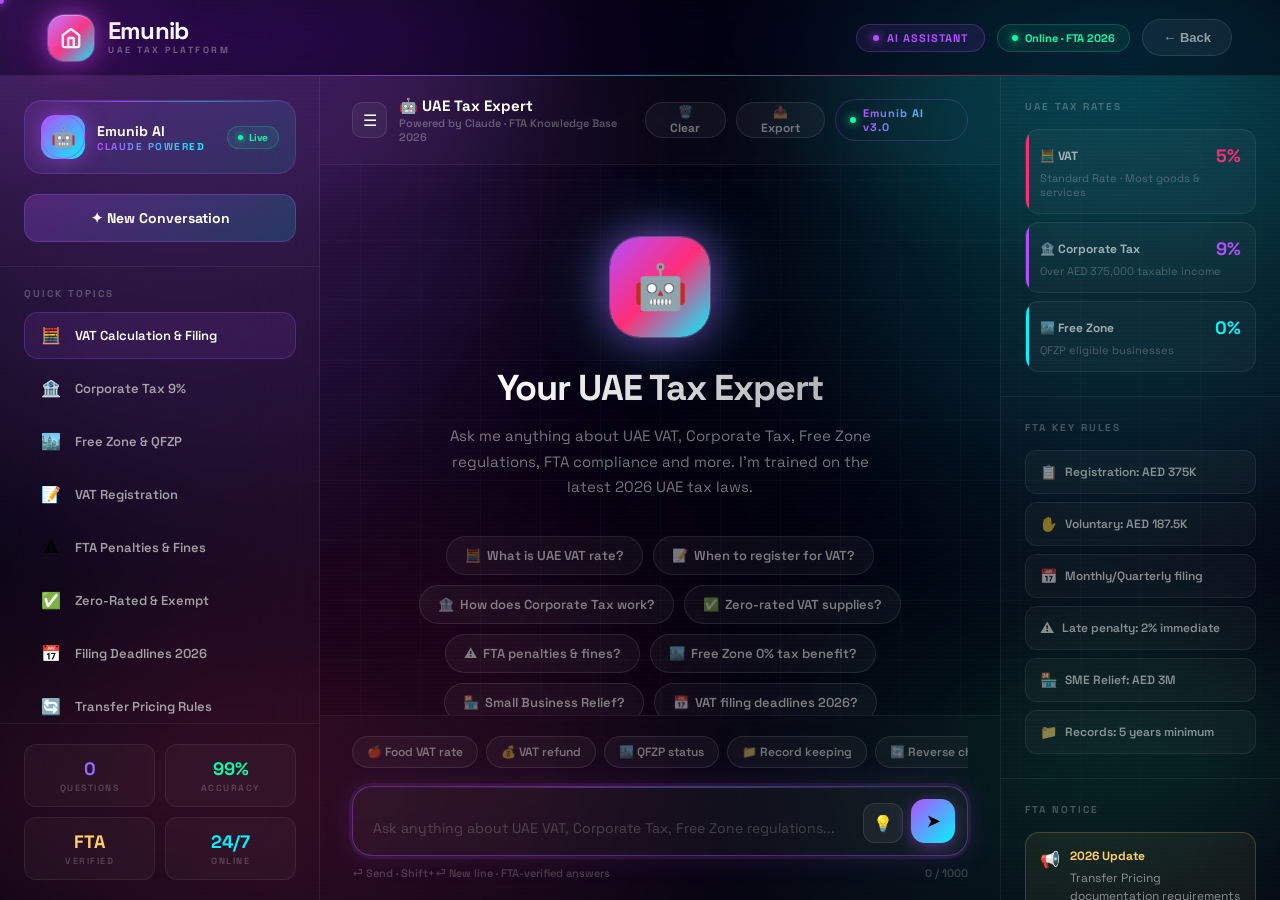
<file: ai-assistant.html>
<!DOCTYPE html>
<html lang="en">
<head>
<meta charset="UTF-8"/>
<meta name="viewport" content="width=device-width, initial-scale=1.0"/>
<title>AI Tax Assistant — Emunib UAE Tax Platform</title>
<meta name="description" content="AI-powered UAE Tax Assistant by Emunib. Ask anything about VAT, Corporate Tax, Free Zone — get instant expert-level answers 24/7."/>
<meta name="robots" content="index, follow"/>
<meta property="og:title" content="AI Tax Assistant — Emunib"/>
<meta property="og:type" content="website"/>
<meta name="theme-color" content="#B44FFF"/>
<link rel="preconnect" href="https://fonts.googleapis.com"/>
<link rel="preconnect" href="https://fonts.gstatic.com" crossorigin/>
<link href="https://fonts.googleapis.com/css2?family=Inter:wght@300;400;500;600;700;800;900&family=Space+Grotesk:wght@300;400;500;600;700&display=swap" rel="stylesheet"/>

<style>
/* ══════════════════════════════════════════════════════════
   EMUNIB — AI TAX ASSISTANT  |  v3.0
   Dark · Glassmorphism · Neon · Cinematic
══════════════════════════════════════════════════════════ */

*, *::before, *::after { margin:0; padding:0; box-sizing:border-box; }

:root {
  --pink:   #FF2D78;
  --purple: #B44FFF;
  --cyan:   #00F5FF;
  --gold:   #FFD166;
  --green:  #06FFA5;
  --orange: #FF7043;
  --bg:     #04020F;
  --glass-bg:     rgba(255,255,255,0.04);
  --glass-border: rgba(255,255,255,0.09);
  --text:   #ffffff;
  --text-muted: rgba(255,255,255,0.45);
  --text-dim:   rgba(255,255,255,0.2);
  --radius-card: 28px;
  --radius-pill: 100px;
  --transition: 0.35s cubic-bezier(0.34,1.56,0.64,1);
}

html { scroll-behavior:smooth; }

body {
  font-family:'Space Grotesk','Inter',sans-serif;
  background:var(--bg);
  color:var(--text);
  overflow-x:hidden;
  height:100vh;
  cursor:none;
  display:flex;
  flex-direction:column;
}

a { text-decoration:none; color:inherit; }

/* ── CURSOR ── */
.cursor-glow {
  position:fixed; width:400px; height:400px; border-radius:50%;
  background:radial-gradient(circle,rgba(180,79,255,0.12) 0%,transparent 70%);
  transform:translate(-50%,-50%); pointer-events:none; z-index:9998;
  transition:opacity 0.3s; will-change:transform;
}
.cursor-dot {
  position:fixed; width:8px; height:8px; border-radius:50%;
  background:var(--purple); transform:translate(-50%,-50%);
  pointer-events:none; z-index:9999;
  transition:transform 0.1s, background 0.2s;
  box-shadow:0 0 10px var(--purple),0 0 20px rgba(180,79,255,0.5);
}

/* ── PARTICLE CANVAS ── */
#particleCanvas {
  position:fixed; inset:0; z-index:0; pointer-events:none;
}

/* ── BACKGROUND ── */
.bg-root { position:fixed; inset:0; z-index:0; pointer-events:none; }
.bg-base {
  position:absolute; inset:0;
  background:
    radial-gradient(ellipse 70% 55% at 10% 0%,   rgba(180,79,255,0.3)  0%, transparent 55%),
    radial-gradient(ellipse 60% 50% at 90% 5%,   rgba(0,245,255,0.2)   0%, transparent 55%),
    radial-gradient(ellipse 55% 50% at 5%  90%,  rgba(255,45,120,0.15) 0%, transparent 55%),
    radial-gradient(ellipse 45% 45% at 95% 85%,  rgba(6,255,165,0.1)   0%, transparent 50%),
    #04020F;
}
.bg-grid {
  position:absolute; inset:0;
  background-image:
    linear-gradient(rgba(255,255,255,0.025) 1px, transparent 1px),
    linear-gradient(90deg,rgba(255,255,255,0.025) 1px,transparent 1px);
  background-size:60px 60px;
  mask-image:radial-gradient(ellipse 80% 80% at 50% 50%,black 30%,transparent 100%);
}
.bg-vignette {
  position:absolute; inset:0;
  background:radial-gradient(ellipse 100% 100% at 50% 50%,transparent 40%,rgba(4,2,15,0.85) 100%);
}
.orb { position:absolute; border-radius:50%; filter:blur(100px); animation:orbFloat ease-in-out infinite; will-change:transform; }
.orb-1 { width:700px;height:700px;background:rgba(180,79,255,0.2);top:-200px;left:-150px;animation-duration:14s; }
.orb-2 { width:600px;height:600px;background:rgba(0,245,255,0.15);top:-100px;right:-150px;animation-duration:18s;animation-delay:-5s; }
.orb-3 { width:500px;height:500px;background:rgba(255,45,120,0.12);bottom:-100px;left:10%;animation-duration:20s;animation-delay:-9s; }
.orb-4 { width:400px;height:400px;background:rgba(6,255,165,0.08);bottom:-80px;right:5%;animation-duration:16s;animation-delay:-3s; }
.scanlines {
  position:absolute; inset:0;
  background:repeating-linear-gradient(0deg,transparent,transparent 2px,rgba(0,0,0,0.04) 2px,rgba(0,0,0,0.04) 4px);
}
@keyframes orbFloat {
  0%,100%{transform:translate(0,0) scale(1)}
  33%{transform:translate(40px,60px) scale(1.06)}
  66%{transform:translate(-30px,20px) scale(0.95)}
}

/* ── NAV ── */
nav {
  position:fixed; top:0;left:0;right:0; z-index:200; flex-shrink:0;
}
.nav-inner {
  max-width:1400px; margin:0 auto; padding:0 48px; height:76px;
  display:flex; align-items:center; justify-content:space-between;
  background:rgba(4,2,15,0.55);
  backdrop-filter:blur(32px) saturate(200%);
  -webkit-backdrop-filter:blur(32px) saturate(200%);
  border-bottom:1px solid rgba(255,255,255,0.07);
}
.nav-logo { display:flex; align-items:center; gap:14px; cursor:pointer; }
.logo-crystal {
  width:46px; height:46px; border-radius:16px;
  background:linear-gradient(135deg,var(--purple),var(--pink),var(--cyan));
  display:flex; align-items:center; justify-content:center;
  box-shadow:0 0 0 1px rgba(255,255,255,0.2),0 0 24px rgba(180,79,255,0.6),0 0 50px rgba(255,45,120,0.3),inset 0 1px 0 rgba(255,255,255,0.35);
  animation:crystalPulse 3s ease-in-out infinite; flex-shrink:0; position:relative; overflow:hidden;
}
.crystal-sheen { position:absolute; inset:0; background:linear-gradient(135deg,rgba(255,255,255,0.25) 0%,transparent 60%); border-radius:inherit; }
@keyframes crystalPulse {
  0%,100%{box-shadow:0 0 0 1px rgba(255,255,255,0.2),0 0 24px rgba(180,79,255,0.6),0 0 50px rgba(255,45,120,0.3),inset 0 1px 0 rgba(255,255,255,0.35)}
  50%{box-shadow:0 0 0 1px rgba(255,255,255,0.3),0 0 40px rgba(180,79,255,0.9),0 0 80px rgba(0,245,255,0.4),inset 0 1px 0 rgba(255,255,255,0.45)}
}
.logo-wordmark { display:flex; flex-direction:column; gap:1px; }
.logo-text-main { font-size:24px; font-weight:800; letter-spacing:-0.8px; color:#fff; line-height:1; }
.logo-text-sub { font-size:9px; font-weight:700; letter-spacing:2.5px; color:rgba(255,255,255,0.35); text-transform:uppercase; }
.nav-border-glow {
  position:absolute; bottom:0; left:10%; right:10%; height:1px;
  background:linear-gradient(90deg,transparent,rgba(180,79,255,0.6),rgba(0,245,255,0.5),rgba(255,45,120,0.5),transparent);
}
.nav-right-group { display:flex; align-items:center; gap:12px; }
.nav-badge {
  display:flex; align-items:center; gap:8px;
  padding:6px 16px; border-radius:100px;
  background:rgba(180,79,255,0.1); border:1px solid rgba(180,79,255,0.25);
  font-size:11px; font-weight:800; letter-spacing:1px; color:var(--purple);
}
.badge-dot { width:6px;height:6px;border-radius:50%;background:var(--purple);box-shadow:0 0 8px var(--purple);animation:badgeBlink 2s ease-in-out infinite; }
@keyframes badgeBlink { 0%,100%{opacity:1} 50%{opacity:0.4} }
.status-pill {
  display:flex; align-items:center; gap:7px;
  padding:6px 14px; border-radius:100px;
  background:rgba(6,255,165,0.08); border:1px solid rgba(6,255,165,0.2);
  font-size:11px; font-weight:700; color:var(--green);
}
.status-dot { width:6px;height:6px;border-radius:50%;background:var(--green);box-shadow:0 0 8px var(--green);animation:badgeBlink 2s ease-in-out infinite; }
.nav-back {
  display:flex; align-items:center; gap:8px;
  padding:10px 20px; border-radius:100px;
  background:rgba(255,255,255,0.05); border:1px solid rgba(255,255,255,0.1);
  font-size:13px; font-weight:700; color:rgba(255,255,255,0.55);
  cursor:pointer; transition:all 0.3s;
}
.nav-back:hover { background:rgba(255,255,255,0.1); color:#fff; }

/* ── MAIN LAYOUT ── */
.app-layout {
  position:relative; z-index:1;
  display:flex;
  height:100vh;
  padding-top:76px;
}

/* ── SIDEBAR ── */
.sidebar {
  width:320px; flex-shrink:0;
  display:flex; flex-direction:column;
  background:rgba(255,255,255,0.025);
  backdrop-filter:blur(40px);
  border-right:1px solid rgba(255,255,255,0.07);
  overflow:hidden; position:relative;
  transition:width 0.4s cubic-bezier(0.34,1.56,0.64,1);
}
.sidebar.collapsed { width:0; }
.sidebar-inner { width:320px; height:100%; display:flex; flex-direction:column; overflow:hidden; }

.sidebar-top {
  padding:24px;
  border-bottom:1px solid rgba(255,255,255,0.06);
}
.sidebar-brand {
  display:flex; align-items:center; gap:12px;
  padding:14px 16px; border-radius:18px;
  background:linear-gradient(135deg,rgba(180,79,255,0.15),rgba(0,245,255,0.1));
  border:1px solid rgba(180,79,255,0.25);
  margin-bottom:20px; position:relative; overflow:hidden;
}
.sidebar-brand::before {
  content:''; position:absolute; top:0;left:0;right:0;height:1px;
  background:linear-gradient(90deg,transparent,rgba(180,79,255,0.7),rgba(0,245,255,0.5),transparent);
}
.ai-avatar {
  width:44px;height:44px;border-radius:14px;
  background:linear-gradient(135deg,var(--purple),var(--cyan));
  display:flex;align-items:center;justify-content:center;
  font-size:20px;flex-shrink:0;
  box-shadow:0 0 20px rgba(180,79,255,0.5);
  animation:avatarPulse 3s ease-in-out infinite;
}
@keyframes avatarPulse {
  0%,100%{box-shadow:0 0 20px rgba(180,79,255,0.5)}
  50%{box-shadow:0 0 35px rgba(180,79,255,0.9),0 0 60px rgba(0,245,255,0.3)}
}
.sidebar-brand-text {}
.sb-name { font-size:14px;font-weight:800;color:#fff; }
.sb-model {
  font-size:10px;font-weight:700;letter-spacing:1.5px;text-transform:uppercase;
  background:linear-gradient(90deg,var(--purple),var(--cyan));
  -webkit-background-clip:text;-webkit-text-fill-color:transparent;background-clip:text;
}
.online-indicator {
  margin-left:auto;display:flex;align-items:center;gap:6px;
  font-size:10px;font-weight:700;color:var(--green);
  padding:4px 10px;border-radius:100px;
  background:rgba(6,255,165,0.08);border:1px solid rgba(6,255,165,0.2);
}
.online-dot { width:5px;height:5px;border-radius:50%;background:var(--green);box-shadow:0 0 6px var(--green);animation:badgeBlink 1.5s infinite; }

.new-chat-btn {
  width:100%;height:48px;border-radius:14px;border:none;
  cursor:pointer;font-family:inherit;font-size:14px;font-weight:700;
  color:#fff;position:relative;overflow:hidden;
  background:linear-gradient(135deg,rgba(180,79,255,0.25),rgba(0,245,255,0.15));
  border:1px solid rgba(180,79,255,0.3);
  transition:all 0.3s;
}
.new-chat-btn:hover { background:linear-gradient(135deg,rgba(180,79,255,0.4),rgba(0,245,255,0.25)); transform:translateY(-2px); box-shadow:0 8px 24px rgba(180,79,255,0.3); }
.new-chat-btn span { position:relative;z-index:1;display:flex;align-items:center;justify-content:center;gap:8px; }

/* Topic chips */
.sidebar-topics { padding:20px 24px; flex:1; overflow-y:auto; }
.sidebar-topics::-webkit-scrollbar { width:4px; }
.sidebar-topics::-webkit-scrollbar-track { background:transparent; }
.sidebar-topics::-webkit-scrollbar-thumb { background:rgba(255,255,255,0.1);border-radius:2px; }
.topics-label { font-size:10px;font-weight:700;letter-spacing:2px;text-transform:uppercase;color:rgba(255,255,255,0.25);margin-bottom:12px; }
.topic-chip {
  display:flex;align-items:center;gap:12px;
  padding:12px 14px;border-radius:14px;
  background:transparent;border:1px solid transparent;
  cursor:pointer;transition:all 0.3s;margin-bottom:6px;width:100%;text-align:left;
  font-family:inherit;
}
.topic-chip:hover { background:rgba(255,255,255,0.05);border-color:rgba(255,255,255,0.1); }
.topic-chip.active { background:rgba(180,79,255,0.1);border-color:rgba(180,79,255,0.25); }
.tc-icon { font-size:16px;flex-shrink:0;width:24px;text-align:center; }
.tc-text { font-size:13px;font-weight:600;color:rgba(255,255,255,0.6); }
.topic-chip.active .tc-text { color:#fff; }
.topic-chip:hover .tc-text { color:rgba(255,255,255,0.85); }

/* Sidebar stats */
.sidebar-stats {
  padding:20px 24px;
  border-top:1px solid rgba(255,255,255,0.06);
  display:grid;grid-template-columns:1fr 1fr;gap:10px;
}
.ss-item {
  padding:12px;border-radius:12px;
  background:rgba(255,255,255,0.03);border:1px solid rgba(255,255,255,0.07);
  text-align:center;
}
.ss-val { font-size:18px;font-weight:900;color:#fff; }
.ss-label { font-size:9px;font-weight:700;letter-spacing:1.5px;text-transform:uppercase;color:rgba(255,255,255,0.2);margin-top:2px; }

/* ── CHAT AREA ── */
.chat-area {
  flex:1; display:flex; flex-direction:column; overflow:hidden; position:relative;
}

/* Chat header */
.chat-header {
  padding:20px 32px;
  background:rgba(255,255,255,0.02);
  backdrop-filter:blur(20px);
  border-bottom:1px solid rgba(255,255,255,0.06);
  display:flex;align-items:center;justify-content:space-between;
  flex-shrink:0;
}
.chat-header-left { display:flex;align-items:center;gap:12px; }
.sidebar-toggle {
  width:36px;height:36px;border-radius:10px;
  background:rgba(255,255,255,0.05);border:1px solid rgba(255,255,255,0.1);
  display:flex;align-items:center;justify-content:center;cursor:pointer;transition:all 0.3s;
  font-size:16px;
}
.sidebar-toggle:hover { background:rgba(180,79,255,0.15);border-color:rgba(180,79,255,0.3); }
.chat-title { font-size:15px;font-weight:800;color:#fff; }
.chat-subtitle { font-size:11px;font-weight:600;color:rgba(255,255,255,0.3);margin-top:1px; }
.chat-header-right { display:flex;align-items:center;gap:10px; }
.header-btn {
  height:36px;padding:0 16px;border-radius:100px;
  background:rgba(255,255,255,0.04);border:1px solid rgba(255,255,255,0.09);
  font-size:12px;font-weight:700;color:rgba(255,255,255,0.4);
  cursor:pointer;transition:all 0.3s;font-family:inherit;display:flex;align-items:center;gap:7px;
}
.header-btn:hover { background:rgba(255,255,255,0.08);color:#fff; }
.model-badge {
  padding:6px 14px;border-radius:100px;
  background:linear-gradient(90deg,rgba(180,79,255,0.15),rgba(0,245,255,0.1));
  border:1px solid rgba(180,79,255,0.25);
  font-size:11px;font-weight:800;letter-spacing:1px;
  background-clip:text;-webkit-background-clip:text;
  display:flex;align-items:center;gap:7px;
}
.model-badge-text {
  background:linear-gradient(90deg,var(--purple),var(--cyan));
  -webkit-background-clip:text;-webkit-text-fill-color:transparent;background-clip:text;
}

/* ── MESSAGES ── */
.messages-wrap {
  flex:1; overflow-y:auto; padding:32px;
  display:flex; flex-direction:column; gap:24px;
  scroll-behavior:smooth;
}
.messages-wrap::-webkit-scrollbar { width:6px; }
.messages-wrap::-webkit-scrollbar-track { background:transparent; }
.messages-wrap::-webkit-scrollbar-thumb { background:rgba(255,255,255,0.08);border-radius:3px; }
.messages-wrap::-webkit-scrollbar-thumb:hover { background:rgba(255,255,255,0.15); }

/* Welcome screen */
.welcome-screen {
  display:flex;flex-direction:column;align-items:center;justify-content:center;
  text-align:center;flex:1;padding:40px;
  animation:fadeUp 0.7s cubic-bezier(0.16,1,0.3,1) both;
}
.welcome-orb {
  width:100px;height:100px;border-radius:30px;
  background:linear-gradient(135deg,var(--purple),var(--pink),var(--cyan));
  display:flex;align-items:center;justify-content:center;
  font-size:44px;margin-bottom:28px;
  box-shadow:0 0 0 1px rgba(255,255,255,0.2),0 0 40px rgba(180,79,255,0.6),0 0 80px rgba(0,245,255,0.3);
  animation:welcomeFloat 4s ease-in-out infinite;
}
@keyframes welcomeFloat {
  0%,100%{transform:translateY(0) rotate(0deg)}
  33%{transform:translateY(-12px) rotate(3deg)}
  66%{transform:translateY(-6px) rotate(-2deg)}
}
.welcome-title {
  font-size:36px;font-weight:900;letter-spacing:-1px;
  background:linear-gradient(90deg,#fff,rgba(255,255,255,0.7));
  -webkit-background-clip:text;-webkit-text-fill-color:transparent;background-clip:text;
  margin-bottom:12px;
}
.welcome-sub { font-size:15px;color:var(--text-muted);line-height:1.7;max-width:440px;margin-bottom:36px; }
.welcome-chips { display:flex;flex-wrap:wrap;gap:10px;justify-content:center;max-width:580px; }
.w-chip {
  padding:10px 18px;border-radius:100px;
  background:rgba(255,255,255,0.04);border:1px solid rgba(255,255,255,0.09);
  font-size:13px;font-weight:600;color:var(--text-muted);
  cursor:pointer;transition:var(--transition);text-align:left;
  font-family:inherit;
}
.w-chip:hover {
  background:rgba(180,79,255,0.12);border-color:rgba(180,79,255,0.35);
  color:#fff;transform:translateY(-3px);box-shadow:0 8px 24px rgba(180,79,255,0.2);
}
.w-chip-icon { margin-right:6px; }

/* Message bubbles */
.msg-row { display:flex;gap:14px;animation:msgFadeIn 0.4s cubic-bezier(0.16,1,0.3,1) both; }
@keyframes msgFadeIn { from{transform:translateY(16px);opacity:0} to{transform:translateY(0);opacity:1} }
.msg-row.user-row { flex-direction:row-reverse; }

.msg-avatar {
  width:36px;height:36px;border-radius:12px;
  display:flex;align-items:center;justify-content:center;
  font-size:16px;flex-shrink:0;margin-top:4px;
}
.ai-msg-avatar {
  background:linear-gradient(135deg,var(--purple),var(--cyan));
  box-shadow:0 0 16px rgba(180,79,255,0.4);
}
.user-msg-avatar {
  background:linear-gradient(135deg,rgba(255,45,120,0.5),rgba(180,79,255,0.5));
  border:1px solid rgba(255,45,120,0.3);
  font-size:14px;font-weight:800;color:#fff;
}

.msg-content { max-width:72%;display:flex;flex-direction:column;gap:4px; }
.user-row .msg-content { align-items:flex-end; }

.msg-bubble {
  padding:16px 20px;border-radius:20px;
  font-size:14px;line-height:1.75;
  position:relative;word-break:break-word;
}
.ai-bubble {
  background:rgba(255,255,255,0.05);
  border:1px solid rgba(255,255,255,0.09);
  border-radius:4px 20px 20px 20px;
  color:rgba(255,255,255,0.9);
  box-shadow:inset 0 1px 0 rgba(255,255,255,0.06),0 4px 20px rgba(0,0,0,0.3);
}
.user-bubble {
  background:linear-gradient(135deg,rgba(255,45,120,0.2),rgba(180,79,255,0.15));
  border:1px solid rgba(255,45,120,0.25);
  border-radius:20px 4px 20px 20px;
  color:#fff;
}
.msg-time {
  font-size:10px;font-weight:600;color:rgba(255,255,255,0.2);
  padding:0 4px;
}

/* AI bubble extras */
.ai-bubble .bubble-top-streak {
  position:absolute;top:0;left:10%;right:10%;height:1px;
  background:linear-gradient(90deg,transparent,rgba(180,79,255,0.5),rgba(0,245,255,0.4),transparent);
  border-radius:0 0 100px 100px;
}
.ai-bubble strong { color:#fff;font-weight:700; }
.ai-bubble em { color:var(--cyan);font-style:normal;font-weight:600; }
.ai-bubble .highlight-pill {
  display:inline-flex;align-items:center;gap:5px;
  padding:2px 10px;border-radius:100px;
  background:rgba(180,79,255,0.15);border:1px solid rgba(180,79,255,0.25);
  font-size:12px;font-weight:700;color:var(--purple);margin:2px 2px;
}
.ai-bubble ul { padding-left:20px;margin:8px 0; }
.ai-bubble ul li { margin-bottom:6px;color:rgba(255,255,255,0.8); }
.ai-bubble .info-box {
  margin-top:12px;padding:12px 16px;border-radius:12px;
  background:rgba(0,245,255,0.05);border:1px solid rgba(0,245,255,0.15);
  font-size:13px;color:rgba(255,255,255,0.65);
}
.ai-bubble .info-box strong { color:var(--cyan); }
.ai-bubble .warning-box {
  margin-top:12px;padding:12px 16px;border-radius:12px;
  background:rgba(255,209,102,0.05);border:1px solid rgba(255,209,102,0.2);
  font-size:13px;color:rgba(255,255,255,0.65);
}
.ai-bubble .warning-box strong { color:var(--gold); }

/* Typing indicator */
.typing-row { display:flex;gap:14px;align-items:flex-start; }
.typing-bubble {
  padding:16px 20px;border-radius:4px 20px 20px 20px;
  background:rgba(255,255,255,0.05);border:1px solid rgba(255,255,255,0.09);
  display:flex;align-items:center;gap:6px;
}
.typing-dot {
  width:7px;height:7px;border-radius:50%;
  background:var(--purple);animation:typingBounce 1.4s ease-in-out infinite;
}
.typing-dot:nth-child(2) { animation-delay:0.2s;background:var(--cyan); }
.typing-dot:nth-child(3) { animation-delay:0.4s;background:var(--pink); }
@keyframes typingBounce {
  0%,60%,100%{transform:translateY(0);opacity:0.4}
  30%{transform:translateY(-8px);opacity:1}
}

/* Source pills */
.source-pills { display:flex;flex-wrap:wrap;gap:6px;margin-top:10px; }
.source-pill {
  display:inline-flex;align-items:center;gap:5px;
  padding:4px 12px;border-radius:100px;
  background:rgba(255,255,255,0.04);border:1px solid rgba(255,255,255,0.1);
  font-size:11px;font-weight:600;color:rgba(255,255,255,0.35);
}
.sp-dot { width:5px;height:5px;border-radius:50%;background:var(--green);box-shadow:0 0 4px var(--green); }

/* Action buttons on AI message */
.msg-actions { display:flex;gap:6px;margin-top:8px; }
.msg-action-btn {
  height:28px;padding:0 12px;border-radius:100px;
  background:rgba(255,255,255,0.04);border:1px solid rgba(255,255,255,0.09);
  font-size:11px;font-weight:600;color:rgba(255,255,255,0.3);
  cursor:pointer;transition:all 0.3s;font-family:inherit;display:flex;align-items:center;gap:5px;
}
.msg-action-btn:hover { background:rgba(180,79,255,0.12);border-color:rgba(180,79,255,0.25);color:var(--purple); }

/* ── INPUT AREA ── */
.input-section {
  padding:20px 32px;
  background:rgba(255,255,255,0.02);
  backdrop-filter:blur(20px);
  border-top:1px solid rgba(255,255,255,0.06);
  flex-shrink:0;
}

/* Suggested questions */
.suggest-row {
  display:flex;gap:8px;margin-bottom:14px;overflow-x:auto;padding-bottom:4px;
}
.suggest-row::-webkit-scrollbar { display:none; }
.suggest-chip {
  flex-shrink:0;padding:7px 14px;border-radius:100px;
  background:rgba(255,255,255,0.04);border:1px solid rgba(255,255,255,0.09);
  font-size:12px;font-weight:600;color:rgba(255,255,255,0.4);
  cursor:pointer;transition:all 0.3s;font-family:inherit;white-space:nowrap;
}
.suggest-chip:hover { background:rgba(180,79,255,0.12);border-color:rgba(180,79,255,0.3);color:var(--purple);transform:translateY(-2px); }

/* Input box */
.input-box {
  display:flex;gap:12px;align-items:flex-end;
  background:rgba(255,255,255,0.04);
  border:1px solid rgba(255,255,255,0.1);
  border-radius:20px;padding:12px 12px 12px 20px;
  transition:border-color 0.3s,box-shadow 0.3s;
  position:relative;
}
.input-box:focus-within {
  border-color:rgba(180,79,255,0.4);
  box-shadow:0 0 0 3px rgba(180,79,255,0.1),0 0 30px rgba(180,79,255,0.15);
}
.input-box::before {
  content:'';position:absolute;top:0;left:10%;right:10%;height:1px;
  background:linear-gradient(90deg,transparent,rgba(180,79,255,0.4),rgba(0,245,255,0.3),transparent);
  opacity:0;transition:opacity 0.3s;
}
.input-box:focus-within::before { opacity:1; }
#chatInput {
  flex:1;background:none;border:none;outline:none;
  font-family:inherit;font-size:14px;color:#fff;
  line-height:1.6;resize:none;max-height:120px;min-height:24px;
  overflow-y:auto;padding:4px 0;
}
#chatInput::placeholder { color:rgba(255,255,255,0.2); }
#chatInput::-webkit-scrollbar { width:4px; }
#chatInput::-webkit-scrollbar-thumb { background:rgba(255,255,255,0.1);border-radius:2px; }

.input-actions { display:flex;align-items:flex-end;gap:8px; }
.attach-btn {
  width:40px;height:40px;border-radius:12px;
  background:rgba(255,255,255,0.05);border:1px solid rgba(255,255,255,0.1);
  display:flex;align-items:center;justify-content:center;
  cursor:pointer;transition:all 0.3s;font-size:16px;
}
.attach-btn:hover { background:rgba(255,255,255,0.1);transform:scale(1.05); }
.send-btn {
  width:44px;height:44px;border-radius:14px;border:none;
  cursor:pointer;position:relative;overflow:hidden;
  background:linear-gradient(135deg,var(--purple),var(--cyan));
  box-shadow:0 4px 16px rgba(180,79,255,0.4);
  transition:all 0.3s;font-size:18px;
  display:flex;align-items:center;justify-content:center;
}
.send-btn:hover { transform:translateY(-3px) scale(1.05);box-shadow:0 8px 24px rgba(180,79,255,0.6); }
.send-btn:active { transform:scale(0.95); }
.send-btn:disabled { opacity:0.4;cursor:not-allowed;transform:none; }

.input-footer { display:flex;justify-content:space-between;align-items:center;margin-top:10px; }
.input-hint { font-size:11px;font-weight:600;color:rgba(255,255,255,0.2); }
.char-count { font-size:11px;font-weight:600;color:rgba(255,255,255,0.2); }

/* ── RIGHT PANEL ── */
.right-panel {
  width:280px;flex-shrink:0;
  display:flex;flex-direction:column;
  background:rgba(255,255,255,0.02);
  border-left:1px solid rgba(255,255,255,0.06);
  overflow-y:auto;
  transition:width 0.4s cubic-bezier(0.34,1.56,0.64,1);
}
.right-panel::-webkit-scrollbar { width:4px; }
.right-panel::-webkit-scrollbar-thumb { background:rgba(255,255,255,0.08);border-radius:2px; }

.rp-section { padding:24px; border-bottom:1px solid rgba(255,255,255,0.05); }
.rp-title { font-size:10px;font-weight:700;letter-spacing:2px;text-transform:uppercase;color:rgba(255,255,255,0.25);margin-bottom:16px; }

/* Quick rates */
.rate-cards { display:flex;flex-direction:column;gap:8px; }
.rate-card {
  padding:14px;border-radius:14px;
  background:rgba(255,255,255,0.03);border:1px solid rgba(255,255,255,0.07);
  cursor:pointer;transition:all 0.3s;position:relative;overflow:hidden;
}
.rate-card:hover { transform:translateX(4px); }
.rate-card::before { content:'';position:absolute;top:0;left:0;bottom:0;width:3px;border-radius:0 2px 2px 0; }
.rate-card.vat::before { background:var(--pink); }
.rate-card.corp::before { background:var(--purple); }
.rate-card.free::before { background:var(--cyan); }
.rc-top { display:flex;justify-content:space-between;align-items:center;margin-bottom:4px; }
.rc-name { font-size:12px;font-weight:700;color:rgba(255,255,255,0.6); }
.rc-rate { font-size:18px;font-weight:900;color:#fff; }
.rc-rate.vat { color:var(--pink); }
.rc-rate.corp { color:var(--purple); }
.rc-rate.free { color:var(--cyan); }
.rc-desc { font-size:11px;color:rgba(255,255,255,0.25); }

/* UAE laws quick ref */
.law-items { display:flex;flex-direction:column;gap:8px; }
.law-item {
  padding:12px 14px;border-radius:12px;
  background:rgba(255,255,255,0.03);border:1px solid rgba(255,255,255,0.07);
  font-size:12px;font-weight:600;color:rgba(255,255,255,0.5);
  cursor:pointer;transition:all 0.3s;display:flex;align-items:center;gap:8px;
}
.law-item:hover { background:rgba(180,79,255,0.08);border-color:rgba(180,79,255,0.2);color:#fff; }
.law-icon { font-size:14px;flex-shrink:0; }

/* FTA alert */
.fta-alert {
  padding:14px;border-radius:14px;
  background:rgba(255,209,102,0.06);border:1px solid rgba(255,209,102,0.2);
  display:flex;gap:10px;align-items:flex-start;
}
.fa-icon { font-size:16px;flex-shrink:0;margin-top:2px; }
.fa-text { font-size:12px;color:rgba(255,255,255,0.5);line-height:1.55; }
.fa-text strong { color:var(--gold);display:block;margin-bottom:3px; }

/* ── TOAST ── */
#toast {
  position:fixed; bottom:32px; left:50%; transform:translateX(-50%) translateY(80px);
  background:rgba(6,255,165,0.1); border:1px solid rgba(6,255,165,0.3);
  backdrop-filter:blur(20px); border-radius:16px;
  padding:14px 24px; display:flex; align-items:center; gap:12px;
  font-size:14px; font-weight:700; color:#fff; z-index:99998;
  transition:transform 0.4s cubic-bezier(0.34,1.56,0.64,1),opacity 0.4s ease; opacity:0;
  box-shadow:0 20px 60px rgba(0,0,0,0.5);
}
#toast.show { transform:translateX(-50%) translateY(0); opacity:1; }

/* ── LOADER ── */
#pageLoader {
  position:fixed; inset:0; background:#04020F; z-index:99999;
  display:flex; align-items:center; justify-content:center;
  transition:opacity 0.6s ease;
}
.loader-inner { text-align:center; }
.loader-logo {
  width:64px; height:64px; border-radius:22px;
  background:linear-gradient(135deg,var(--purple),var(--pink),var(--cyan));
  display:flex; align-items:center; justify-content:center;
  margin:0 auto 16px; font-size:28px;
  animation:loaderPulse 1s ease-in-out infinite;
  box-shadow:0 0 40px rgba(180,79,255,0.6);
}
@keyframes loaderPulse {
  0%,100%{transform:scale(1);box-shadow:0 0 40px rgba(180,79,255,0.5)}
  50%{transform:scale(1.1);box-shadow:0 0 70px rgba(180,79,255,0.9)}
}
.loader-text { color:rgba(255,255,255,0.4); font-size:12px; font-weight:700; letter-spacing:3px; }
.loader-bar {
  width:40px; height:2px;
  background:linear-gradient(90deg,var(--purple),var(--cyan));
  border-radius:1px; margin:12px auto 0;
  animation:loaderBar 0.8s ease-in-out infinite alternate;
}
@keyframes loaderBar { from{transform:scaleX(0.4)} to{transform:scaleX(1)} }

/* ── ANIMATIONS ── */
@keyframes fadeUp { from{transform:translateY(24px);opacity:0} to{transform:translateY(0);opacity:1} }
@keyframes gradShift { 0%{background-position:0%} 100%{background-position:300%} }

/* ── RESPONSIVE ── */
@media (max-width:1100px) {
  .right-panel { display:none; }
}
@media (max-width:768px) {
  .sidebar { width:0; }
  .sidebar.mobile-open { width:280px; position:absolute; z-index:100; height:100%; }
  .nav-inner { padding:0 20px; }
  .chat-header { padding:16px 20px; }
  .messages-wrap { padding:20px; }
  .input-section { padding:16px 20px; }
  .logo-text-main { font-size:20px; }
}

/* ── ERROR STATE ── */
.error-bubble {
  background:rgba(255,45,120,0.08) !important;
  border-color:rgba(255,45,120,0.25) !important;
}
.error-bubble .error-icon { font-size:18px; margin-bottom:6px; display:block; }

/* ── RESPONSE FORMATTING ── */
.response-section { margin-bottom:12px; }
.response-section:last-child { margin-bottom:0; }
.rs-heading {
  font-size:12px;font-weight:800;letter-spacing:2px;text-transform:uppercase;
  color:rgba(255,255,255,0.3);margin-bottom:8px;display:flex;align-items:center;gap:8px;
}
.rs-heading::after { content:'';flex:1;height:1px;background:rgba(255,255,255,0.06); }
.data-table { width:100%;border-collapse:collapse;margin:8px 0; }
.data-table th {
  font-size:10px;font-weight:700;letter-spacing:1.5px;text-transform:uppercase;
  color:rgba(255,255,255,0.3);padding:8px 12px;text-align:left;
  border-bottom:1px solid rgba(255,255,255,0.08);
}
.data-table td { font-size:13px;padding:8px 12px;color:rgba(255,255,255,0.7);border-bottom:1px solid rgba(255,255,255,0.04); }
.data-table tr:last-child td { border-bottom:none; }
.data-table tr:hover td { background:rgba(255,255,255,0.03); }

/* ── THINKING ANIMATION ── */
.thinking-text {
  font-size:12px;font-weight:600;color:var(--purple);
  display:flex;align-items:center;gap:8px;margin-top:8px;
  padding:8px 12px;border-radius:10px;
  background:rgba(180,79,255,0.06);border:1px solid rgba(180,79,255,0.15);
}
.think-spin {
  width:14px;height:14px;border-radius:50%;
  border:2px solid rgba(180,79,255,0.3);border-top-color:var(--purple);
  animation:spin 0.8s linear infinite;
}
@keyframes spin { to{transform:rotate(360deg)} }

/* ── COPY FEEDBACK ── */
.copied-flash {
  position:absolute;top:-30px;left:50%;transform:translateX(-50%);
  background:rgba(6,255,165,0.9);color:#000;
  padding:4px 10px;border-radius:6px;font-size:11px;font-weight:700;
  pointer-events:none;animation:copyFade 1.5s forwards;
}
@keyframes copyFade { 0%{opacity:1;transform:translateX(-50%) translateY(0)} 100%{opacity:0;transform:translateX(-50%) translateY(-10px)} }

/* ── NIGHT MODE PING ── */
.ping-ring {
  position:absolute;width:100%;height:100%;border-radius:50%;
  border:1px solid var(--purple);animation:pingRing 2s cubic-bezier(0,0,0.2,1) infinite;
}
@keyframes pingRing {
  0%{transform:scale(0.8);opacity:1}
  100%{transform:scale(2.5);opacity:0}
}

/* Gradient text util */
.grad-text {
  background:linear-gradient(90deg,var(--purple),var(--cyan));
  background-size:300%;
  -webkit-background-clip:text;-webkit-text-fill-color:transparent;background-clip:text;
  animation:gradShift 5s linear infinite;
}
</style>
</head>
<body>

<!-- LOADER -->
<div id="pageLoader">
  <div class="loader-inner">
    <div class="loader-logo">🤖</div>
    <div class="loader-text">EMUNIB AI</div>
    <div class="loader-bar"></div>
  </div>
</div>

<!-- CURSOR -->
<div class="cursor-glow" id="cursorGlow"></div>
<div class="cursor-dot" id="cursorDot"></div>

<!-- PARTICLE CANVAS -->
<canvas id="particleCanvas"></canvas>

<!-- BACKGROUND -->
<div class="bg-root">
  <div class="bg-base"></div>
  <div class="bg-grid"></div>
  <div class="bg-vignette"></div>
  <div class="orb orb-1"></div>
  <div class="orb orb-2"></div>
  <div class="orb orb-3"></div>
  <div class="orb orb-4"></div>
  <div class="scanlines"></div>
</div>

<!-- NAV -->
<nav id="mainNav">
  <div class="nav-inner">
    <a class="nav-logo" href="index.html">
      <div class="logo-crystal">
        <div class="crystal-sheen"></div>
        <svg viewBox="0 0 24 24" fill="none" stroke="#fff" stroke-width="2.5" stroke-linecap="round" stroke-linejoin="round" width="22" height="22">
          <path d="M3 9l9-7 9 7v11a2 2 0 01-2 2H5a2 2 0 01-2-2z"/>
          <polyline points="9 22 9 12 15 12 15 22"/>
        </svg>
      </div>
      <div class="logo-wordmark">
        <span class="logo-text-main">Emunib</span>
        <span class="logo-text-sub">UAE Tax Platform</span>
      </div>
    </a>
    <div class="nav-right-group">
      <div class="nav-badge">
        <span class="badge-dot"></span>
        AI ASSISTANT
      </div>
      <div class="status-pill">
        <span class="status-dot"></span>
        Online · FTA 2026
      </div>
      <button class="nav-back" onclick="history.back()">← Back</button>
    </div>
  </div>
  <div class="nav-border-glow"></div>
</nav>

<!-- APP LAYOUT -->
<div class="app-layout">

  <!-- SIDEBAR -->
  <div class="sidebar" id="sidebar">
    <div class="sidebar-inner">

      <div class="sidebar-top">
        <div class="sidebar-brand">
          <div class="ai-avatar" style="position:relative;">
            🤖
            <div class="ping-ring"></div>
          </div>
          <div class="sidebar-brand-text">
            <div class="sb-name">Emunib AI</div>
            <div class="sb-model">CLAUDE POWERED</div>
          </div>
          <div class="online-indicator">
            <div class="online-dot"></div>
            Live
          </div>
        </div>
        <button class="new-chat-btn" onclick="newChat()">
          <span>✦ New Conversation</span>
        </button>
      </div>

      <div class="sidebar-topics">
        <div class="topics-label">Quick Topics</div>

        <button class="topic-chip active" onclick="setTopic(this,'VAT Basics')">
          <span class="tc-icon">🧮</span>
          <span class="tc-text">VAT Calculation & Filing</span>
        </button>
        <button class="topic-chip" onclick="setTopic(this,'Corporate Tax')">
          <span class="tc-icon">🏦</span>
          <span class="tc-text">Corporate Tax 9%</span>
        </button>
        <button class="topic-chip" onclick="setTopic(this,'Free Zone')">
          <span class="tc-icon">🏙️</span>
          <span class="tc-text">Free Zone & QFZP</span>
        </button>
        <button class="topic-chip" onclick="setTopic(this,'Registration')">
          <span class="tc-icon">📝</span>
          <span class="tc-text">VAT Registration</span>
        </button>
        <button class="topic-chip" onclick="setTopic(this,'Penalties')">
          <span class="tc-icon">⚠️</span>
          <span class="tc-text">FTA Penalties & Fines</span>
        </button>
        <button class="topic-chip" onclick="setTopic(this,'Exemptions')">
          <span class="tc-icon">✅</span>
          <span class="tc-text">Zero-Rated & Exempt</span>
        </button>
        <button class="topic-chip" onclick="setTopic(this,'Filing Deadlines')">
          <span class="tc-icon">📅</span>
          <span class="tc-text">Filing Deadlines 2026</span>
        </button>
        <button class="topic-chip" onclick="setTopic(this,'Transfer Pricing')">
          <span class="tc-icon">🔄</span>
          <span class="tc-text">Transfer Pricing Rules</span>
        </button>
        <button class="topic-chip" onclick="setTopic(this,'Small Business')">
          <span class="tc-icon">🏪</span>
          <span class="tc-text">Small Business Relief</span>
        </button>
        <button class="topic-chip" onclick="setTopic(this,'Import Export')">
          <span class="tc-icon">🚢</span>
          <span class="tc-text">Import / Export VAT</span>
        </button>

        <div class="topics-label" style="margin-top:20px;">Recent</div>
        <div id="recentList">
          <div style="font-size:12px;color:rgba(255,255,255,0.2);padding:8px 0;">No recent conversations</div>
        </div>
      </div>

      <div class="sidebar-stats">
        <div class="ss-item">
          <div class="ss-val grad-text" id="statQuestions">0</div>
          <div class="ss-label">Questions</div>
        </div>
        <div class="ss-item">
          <div class="ss-val" style="color:var(--green)">99%</div>
          <div class="ss-label">Accuracy</div>
        </div>
        <div class="ss-item">
          <div class="ss-val" style="color:var(--gold)">FTA</div>
          <div class="ss-label">Verified</div>
        </div>
        <div class="ss-item">
          <div class="ss-val" style="color:var(--cyan)">24/7</div>
          <div class="ss-label">Online</div>
        </div>
      </div>

    </div>
  </div>

  <!-- CHAT AREA -->
  <div class="chat-area">

    <!-- Header -->
    <div class="chat-header">
      <div class="chat-header-left">
        <div class="sidebar-toggle" onclick="toggleSidebar()" title="Toggle sidebar">☰</div>
        <div>
          <div class="chat-title">🤖 UAE Tax Expert</div>
          <div class="chat-subtitle">Powered by Claude · FTA Knowledge Base 2026</div>
        </div>
      </div>
      <div class="chat-header-right">
        <button class="header-btn" onclick="clearChat()">🗑️ Clear</button>
        <button class="header-btn" onclick="exportChat()">📤 Export</button>
        <div class="model-badge">
          <span class="status-dot"></span>
          <span class="model-badge-text">Emunib AI v3.0</span>
        </div>
      </div>
    </div>

    <!-- Messages -->
    <div class="messages-wrap" id="messagesWrap">
      <!-- Welcome Screen -->
      <div class="welcome-screen" id="welcomeScreen">
        <div class="welcome-orb">🤖</div>
        <h1 class="welcome-title">Your UAE Tax Expert</h1>
        <p class="welcome-sub">Ask me anything about UAE VAT, Corporate Tax, Free Zone regulations, FTA compliance and more. I'm trained on the latest 2026 UAE tax laws.</p>
        <div class="welcome-chips">
          <button class="w-chip" onclick="sendQuick('What is UAE VAT rate and how is it calculated?')"><span class="w-chip-icon">🧮</span>What is UAE VAT rate?</button>
          <button class="w-chip" onclick="sendQuick('When do I need to register for VAT in UAE?')"><span class="w-chip-icon">📝</span>When to register for VAT?</button>
          <button class="w-chip" onclick="sendQuick('How does UAE Corporate Tax 9% work?')"><span class="w-chip-icon">🏦</span>How does Corporate Tax work?</button>
          <button class="w-chip" onclick="sendQuick('What are zero-rated supplies in UAE VAT?')"><span class="w-chip-icon">✅</span>Zero-rated VAT supplies?</button>
          <button class="w-chip" onclick="sendQuick('What are the FTA penalties for late VAT filing?')"><span class="w-chip-icon">⚠️</span>FTA penalties & fines?</button>
          <button class="w-chip" onclick="sendQuick('How do Dubai Free Zone companies benefit from 0% tax?')"><span class="w-chip-icon">🏙️</span>Free Zone 0% tax benefit?</button>
          <button class="w-chip" onclick="sendQuick('What is Small Business Relief under UAE Corporate Tax?')"><span class="w-chip-icon">🏪</span>Small Business Relief?</button>
          <button class="w-chip" onclick="sendQuick('What are VAT filing deadlines in UAE 2026?')"><span class="w-chip-icon">📅</span>VAT filing deadlines 2026?</button>
        </div>
      </div>
    </div>

    <!-- Suggest row -->
    <div class="input-section">
      <div class="suggest-row" id="suggestRow">
        <button class="suggest-chip" onclick="sendQuick('What is the VAT rate on food items?')">🍎 Food VAT rate</button>
        <button class="suggest-chip" onclick="sendQuick('How to claim VAT refund in UAE?')">💰 VAT refund</button>
        <button class="suggest-chip" onclick="sendQuick('What is QFZP status?')">🏙️ QFZP status</button>
        <button class="suggest-chip" onclick="sendQuick('What records must I keep for VAT?')">📁 Record keeping</button>
        <button class="suggest-chip" onclick="sendQuick('How is reverse charge VAT calculated?')">🔄 Reverse charge</button>
        <button class="suggest-chip" onclick="sendQuick('What is transfer pricing in UAE?')">📊 Transfer pricing</button>
      </div>

      <div class="input-box" id="inputBox">
        <textarea
          id="chatInput"
          placeholder="Ask anything about UAE VAT, Corporate Tax, Free Zone regulations..."
          rows="1"
          onkeydown="handleKey(event)"
          oninput="autoResize(this); updateCharCount()"
        ></textarea>
        <div class="input-actions">
          <div class="attach-btn" title="Quick topic" onclick="cycleQuickTopic()">💡</div>
          <button class="send-btn" id="sendBtn" onclick="sendMessage()" title="Send message">
            ➤
          </button>
        </div>
      </div>

      <div class="input-footer">
        <span class="input-hint">⏎ Send · Shift+⏎ New line · FTA-verified answers</span>
        <span class="char-count" id="charCount">0 / 1000</span>
      </div>
    </div>

  </div>

  <!-- RIGHT PANEL -->
  <div class="right-panel" id="rightPanel">

    <div class="rp-section">
      <div class="rp-title">UAE Tax Rates</div>
      <div class="rate-cards">
        <div class="rate-card vat" onclick="sendQuick('Explain UAE VAT 5% standard rate in detail')">
          <div class="rc-top">
            <span class="rc-name">🧮 VAT</span>
            <span class="rc-rate vat">5%</span>
          </div>
          <div class="rc-desc">Standard Rate · Most goods & services</div>
        </div>
        <div class="rate-card corp" onclick="sendQuick('Explain UAE Corporate Tax 9% with all details')">
          <div class="rc-top">
            <span class="rc-name">🏦 Corporate Tax</span>
            <span class="rc-rate corp">9%</span>
          </div>
          <div class="rc-desc">Over AED 375,000 taxable income</div>
        </div>
        <div class="rate-card free" onclick="sendQuick('How can a Free Zone company qualify for 0% corporate tax in UAE?')">
          <div class="rc-top">
            <span class="rc-name">🏙️ Free Zone</span>
            <span class="rc-rate free">0%</span>
          </div>
          <div class="rc-desc">QFZP eligible businesses</div>
        </div>
      </div>
    </div>

    <div class="rp-section">
      <div class="rp-title">FTA Key Rules</div>
      <div class="law-items">
        <div class="law-item" onclick="sendQuick('What is the VAT registration threshold in UAE?')">
          <span class="law-icon">📋</span>
          Registration: AED 375K
        </div>
        <div class="law-item" onclick="sendQuick('What is the voluntary VAT registration threshold in UAE?')">
          <span class="law-icon">✋</span>
          Voluntary: AED 187.5K
        </div>
        <div class="law-item" onclick="sendQuick('What is the VAT return filing period in UAE?')">
          <span class="law-icon">📅</span>
          Monthly/Quarterly filing
        </div>
        <div class="law-item" onclick="sendQuick('What are the penalties for late VAT payment in UAE?')">
          <span class="law-icon">⚠️</span>
          Late penalty: 2% immediate
        </div>
        <div class="law-item" onclick="sendQuick('What is the small business relief threshold for UAE corporate tax?')">
          <span class="law-icon">🏪</span>
          SME Relief: AED 3M
        </div>
        <div class="law-item" onclick="sendQuick('How long should I keep VAT records in UAE?')">
          <span class="law-icon">📁</span>
          Records: 5 years minimum
        </div>
      </div>
    </div>

    <div class="rp-section">
      <div class="rp-title">FTA Notice</div>
      <div class="fta-alert">
        <span class="fa-icon">📢</span>
        <div class="fa-text">
          <strong>2026 Update</strong>
          Transfer Pricing documentation requirements are now mandatory for related-party transactions above AED 4M.
        </div>
      </div>
    </div>

    <div class="rp-section" style="border-bottom:none;">
      <div class="rp-title">Quick Actions</div>
      <div class="law-items">
        <div class="law-item" onclick="location.href='vat.html'">
          <span class="law-icon">🧮</span>
          Open VAT Calculator
        </div>
        <div class="law-item" onclick="location.href='corporate-tax.html'">
          <span class="law-icon">🏦</span>
          Corporate Tax Tool
        </div>
        <div class="law-item" onclick="location.href='freezone.html'">
          <span class="law-icon">🏙️</span>
          Free Zone Checker
        </div>
      </div>
    </div>

  </div>

</div>

<!-- TOAST -->
<div id="toast">✅ Done!</div>

<script>
/* ══════════════════════════════════════════════════════════
   EMUNIB AI ASSISTANT — Powered by Anthropic Claude
   v3.0 · FTA Knowledge 2026
══════════════════════════════════════════════════════════ */
'use strict';

/* ── CONFIG ── */
const API_URL = 'https://api.anthropic.com/v1/messages';
const MODEL   = 'claude-sonnet-4-20250514';
const MAX_TOKENS = 1000;
const SYSTEM_PROMPT = `You are Emunib AI, an expert UAE tax assistant built into the Emunib UAE Tax Platform. You specialize in:
- UAE VAT (Value Added Tax) at 5% standard rate
- UAE Corporate Tax at 9% (effective June 2023)
- Dubai & UAE Free Zone taxation and QFZP eligibility
- FTA (Federal Tax Authority) compliance and regulations
- VAT registration, filing, and returns
- Tax penalties, exemptions, and zero-rated supplies
- Transfer pricing rules
- Small Business Relief
- Import/Export VAT rules

You are knowledgeable, precise, and always give practical advice. Format responses clearly with:
- Use **bold** for key terms, rates, and thresholds
- Use bullet points for lists
- Include specific AED amounts and percentages where relevant
- Always mention FTA compliance when relevant
- Keep responses concise but comprehensive
- If a calculation is needed, show the formula and example
- Mention relevant deadlines when applicable

Always stay focused on UAE tax topics. If asked about non-UAE tax topics, politely redirect to UAE context.
Be friendly and professional — you are serving UAE business owners and accountants.`;

/* ── STATE ── */
let messages = [];
let questionCount = 0;
let isTyping = false;
let sidebarOpen = true;

/* ── PAGE LOADER ── */
window.addEventListener('load', () => {
  setTimeout(() => {
    const l = document.getElementById('pageLoader');
    l.style.opacity = '0';
    setTimeout(() => l.remove(), 600);
  }, 700);
});

/* ── CURSOR ── */
(function() {
  const glow = document.getElementById('cursorGlow');
  const dot  = document.getElementById('cursorDot');
  if (!glow || !dot || window.matchMedia('(hover:none)').matches) return;
  let mx=0,my=0,dx=0,dy=0,gx=0,gy=0;
  document.addEventListener('mousemove', e => { mx=e.clientX; my=e.clientY; });
  const interactable = 'a,button,textarea,input,label,[role="button"],.topic-chip,.rate-card,.law-item,.w-chip,.suggest-chip';
  document.addEventListener('mouseover', e => {
    if(e.target.closest(interactable)){ dot.style.transform='translate(-50%,-50%) scale(2.5)'; dot.style.background='var(--purple)'; }
  });
  document.addEventListener('mouseout', e => {
    if(e.target.closest(interactable)){ dot.style.transform='translate(-50%,-50%) scale(1)'; }
  });
  (function loop(){
    dx+=(mx-dx)*0.92; dy+=(my-dy)*0.92;
    gx+=(mx-gx)*0.1;  gy+=(my-gy)*0.1;
    dot.style.left=dx+'px'; dot.style.top=dy+'px';
    glow.style.left=gx+'px'; glow.style.top=gy+'px';
    requestAnimationFrame(loop);
  })();
})();

/* ── PARTICLES ── */
(function(){
  const canvas=document.getElementById('particleCanvas');
  if(!canvas) return;
  const ctx=canvas.getContext('2d');
  let W,H,pts=[],mouse={x:-9999,y:-9999};
  const COLORS=['#B44FFF','#00F5FF','#FF2D78','#06FFA5','#FFD166'];
  function resize(){ W=canvas.width=window.innerWidth; H=canvas.height=window.innerHeight; }
  function mkPt(){ const a=Math.random()*Math.PI*2,s=0.1+Math.random()*0.3; return {x:Math.random()*W,y:Math.random()*H,vx:Math.cos(a)*s,vy:Math.sin(a)*s,r:0.6+Math.random()*1.4,alpha:0.2+Math.random()*0.4,color:COLORS[~~(Math.random()*COLORS.length)],pulse:Math.random()*Math.PI*2,ps:0.01+Math.random()*0.02}; }
  function hexRgb(h){ return parseInt(h.slice(1,3),16)+','+parseInt(h.slice(3,5),16)+','+parseInt(h.slice(5,7),16); }
  function init(){ resize(); pts=[]; for(let i=0;i<80;i++) pts.push(mkPt()); }
  function draw(){
    ctx.clearRect(0,0,W,H);
    pts.forEach(p=>{
      const dx=p.x-mouse.x,dy=p.y-mouse.y,d=Math.sqrt(dx*dx+dy*dy);
      if(d<120&&d>0){const f=(120-d)/120;p.vx+=(dx/d)*f*0.12;p.vy+=(dy/d)*f*0.12;}
      p.vx*=0.993;p.vy*=0.993;
      const sp=Math.sqrt(p.vx*p.vx+p.vy*p.vy);if(sp>1.2){p.vx=p.vx/sp*1.2;p.vy=p.vy/sp*1.2;}
      p.x+=p.vx;p.y+=p.vy;p.pulse+=p.ps;
      if(p.x<-10)p.x=W+10;if(p.x>W+10)p.x=-10;if(p.y<-10)p.y=H+10;if(p.y>H+10)p.y=-10;
      const a=p.alpha*(0.5+0.5*Math.sin(p.pulse));
      const rgb=hexRgb(p.color);
      ctx.beginPath();ctx.arc(p.x,p.y,p.r,0,Math.PI*2);ctx.fillStyle=`rgba(${rgb},${a})`;ctx.fill();
    });
    for(let i=0;i<pts.length;i++)for(let j=i+1;j<pts.length;j++){
      const a=pts[i],b=pts[j],d=Math.sqrt((a.x-b.x)**2+(a.y-b.y)**2);
      if(d<100){ctx.beginPath();ctx.moveTo(a.x,a.y);ctx.lineTo(b.x,b.y);ctx.strokeStyle=`rgba(180,79,255,${(1-d/100)*0.08})`;ctx.lineWidth=0.5;ctx.stroke();}
    }
    requestAnimationFrame(draw);
  }
  window.addEventListener('resize',()=>{resize();});
  document.addEventListener('mousemove',e=>{mouse.x=e.clientX;mouse.y=e.clientY;});
  init(); draw();
})();

/* ── NAV SCROLL ── */
window.addEventListener('scroll',()=>{
  const nav=document.getElementById('mainNav');
  const inner=nav?.querySelector('.nav-inner');
  if(inner){ inner.style.background=window.scrollY>40?'rgba(4,2,15,0.9)':'rgba(4,2,15,0.55)'; }
},{passive:true});

/* ── SIDEBAR TOGGLE ── */
function toggleSidebar(){
  sidebarOpen = !sidebarOpen;
  const sb = document.getElementById('sidebar');
  sb.classList.toggle('collapsed', !sidebarOpen);
}

/* ── TOPIC CLICK ── */
function setTopic(el, topic){
  document.querySelectorAll('.topic-chip').forEach(c=>c.classList.remove('active'));
  el.classList.add('active');
  const topicQuestions = {
    'VAT Basics': 'Give me a complete overview of UAE VAT — rates, what it covers, and how it works',
    'Corporate Tax': 'Explain UAE Corporate Tax 9% — who pays it, thresholds, and how to calculate it',
    'Free Zone': 'How do Dubai and UAE Free Zones work for tax? What is QFZP and 0% tax eligibility?',
    'Registration': 'When and how do I register for VAT in UAE? Walk me through the process',
    'Penalties': 'What are all the FTA penalties and fines for UAE tax violations?',
    'Exemptions': 'What supplies are zero-rated and what are exempt from UAE VAT? Give full list',
    'Filing Deadlines': 'What are all the UAE VAT and Corporate Tax filing deadlines for 2026?',
    'Transfer Pricing': 'Explain UAE transfer pricing rules and documentation requirements for 2026',
    'Small Business': 'How does Small Business Relief work under UAE Corporate Tax? Who qualifies?',
    'Import Export': 'How does VAT work on imports and exports in UAE? What are the rules?',
  };
  if(topicQuestions[topic]){
    sendQuick(topicQuestions[topic]);
  }
}

/* ── NEW CHAT ── */
function newChat(){
  messages = [];
  const wrap = document.getElementById('messagesWrap');
  wrap.innerHTML = `
    <div class="welcome-screen" id="welcomeScreen">
      <div class="welcome-orb">🤖</div>
      <h1 class="welcome-title">Your UAE Tax Expert</h1>
      <p class="welcome-sub">Ask me anything about UAE VAT, Corporate Tax, Free Zone regulations, FTA compliance and more. I'm trained on the latest 2026 UAE tax laws.</p>
      <div class="welcome-chips">
        <button class="w-chip" onclick="sendQuick('What is UAE VAT rate and how is it calculated?')"><span class="w-chip-icon">🧮</span>What is UAE VAT rate?</button>
        <button class="w-chip" onclick="sendQuick('When do I need to register for VAT in UAE?')"><span class="w-chip-icon">📝</span>When to register for VAT?</button>
        <button class="w-chip" onclick="sendQuick('How does UAE Corporate Tax 9% work?')"><span class="w-chip-icon">🏦</span>How does Corporate Tax work?</button>
        <button class="w-chip" onclick="sendQuick('What are zero-rated supplies in UAE VAT?')"><span class="w-chip-icon">✅</span>Zero-rated VAT supplies?</button>
        <button class="w-chip" onclick="sendQuick('What are the FTA penalties for late VAT filing?')"><span class="w-chip-icon">⚠️</span>FTA penalties & fines?</button>
        <button class="w-chip" onclick="sendQuick('How do Dubai Free Zone companies benefit from 0% tax?')"><span class="w-chip-icon">🏙️</span>Free Zone 0% tax benefit?</button>
      </div>
    </div>`;
  showToast('✦ New conversation started', 'info');
}

/* ── CLEAR CHAT ── */
function clearChat(){
  if(messages.length===0) return;
  newChat();
}

/* ── EXPORT CHAT ── */
function exportChat(){
  if(messages.length===0){ showToast('⚠️ No conversation to export','error'); return; }
  let text = 'EMUNIB AI — UAE Tax Assistant Chat Export\n';
  text += '═'.repeat(50)+'\n\n';
  messages.forEach(m=>{
    text += (m.role==='user'?'YOU':'EMUNIB AI') + ':\n';
    text += m.content + '\n\n';
  });
  text += '─'.repeat(50)+'\nGenerated by Emunib UAE Tax Platform · '+new Date().toLocaleString('en-AE');
  const blob = new Blob([text], {type:'text/plain'});
  const url = URL.createObjectURL(blob);
  const a = document.createElement('a');
  a.href=url; a.download='emunib-ai-chat.txt'; a.click();
  URL.revokeObjectURL(url);
  showToast('📤 Chat exported successfully!','success');
}

/* ── AUTO RESIZE TEXTAREA ── */
function autoResize(el){
  el.style.height='auto';
  el.style.height=Math.min(el.scrollHeight,120)+'px';
}

/* ── CHAR COUNT ── */
function updateCharCount(){
  const v = document.getElementById('chatInput').value.length;
  const el = document.getElementById('charCount');
  el.textContent = v+' / 1000';
  el.style.color = v>900?'var(--pink)':v>700?'var(--gold)':'rgba(255,255,255,0.2)';
}

/* ── KEY HANDLER ── */
function handleKey(e){
  if(e.key==='Enter'&&!e.shiftKey){
    e.preventDefault();
    sendMessage();
  }
}

/* ── QUICK SEND ── */
function sendQuick(text){
  document.getElementById('chatInput').value = text;
  autoResize(document.getElementById('chatInput'));
  sendMessage();
}

/* ── CYCLE QUICK TOPIC ── */
const quickTopics = [
  'What is the VAT rate on restaurant meals in UAE?',
  'How do I calculate reverse charge VAT?',
  'What documents are needed for VAT refund?',
  'Is rental income subject to UAE VAT?',
  'How does VAT work for freelancers in UAE?',
  'What is a tax group under UAE VAT law?',
];
let qtIndex = 0;
function cycleQuickTopic(){
  const inp = document.getElementById('chatInput');
  inp.value = quickTopics[qtIndex % quickTopics.length];
  qtIndex++;
  autoResize(inp);
  inp.focus();
}

/* ── SEND MESSAGE ── */
async function sendMessage(){
  const inp = document.getElementById('chatInput');
  const text = inp.value.trim();
  if(!text || isTyping) return;

  // Hide welcome screen
  const welcome = document.getElementById('welcomeScreen');
  if(welcome) welcome.remove();

  // Add user message
  messages.push({role:'user', content:text});
  appendUserMessage(text);
  inp.value=''; autoResize(inp); updateCharCount();

  // Update stats
  questionCount++;
  document.getElementById('statQuestions').textContent = questionCount;

  // Update recent list
  updateRecentList(text);

  // Show typing
  const typingId = showTyping();
  isTyping = true;
  document.getElementById('sendBtn').disabled = true;

  try {
    const response = await fetch(API_URL, {
      method:'POST',
      headers:{'Content-Type':'application/json'},
      body:JSON.stringify({
        model: MODEL,
        max_tokens: MAX_TOKENS,
        system: SYSTEM_PROMPT,
        messages: messages
      })
    });

    removeTyping(typingId);

    if(!response.ok){
      const err = await response.json().catch(()=>({}));
      throw new Error(err?.error?.message || `API error ${response.status}`);
    }

    const data = await response.json();
    const aiText = data.content?.map(b=>b.type==='text'?b.text:'').join('')||'';

    messages.push({role:'assistant', content:aiText});
    appendAIMessage(aiText);

  } catch(err) {
    removeTyping(typingId);
    appendErrorMessage(err.message);
  } finally {
    isTyping = false;
    document.getElementById('sendBtn').disabled = false;
  }
}

/* ── APPEND USER MESSAGE ── */
function appendUserMessage(text){
  const wrap = document.getElementById('messagesWrap');
  const row = document.createElement('div');
  row.className = 'msg-row user-row';
  row.innerHTML = `
    <div class="msg-content">
      <div class="msg-bubble user-bubble">${escHtml(text)}</div>
      <div class="msg-time">${getTime()}</div>
    </div>
    <div class="msg-avatar user-msg-avatar">U</div>`;
  wrap.appendChild(row);
  scrollBottom();
}

/* ── APPEND AI MESSAGE ── */
function appendAIMessage(text){
  const wrap = document.getElementById('messagesWrap');
  const row = document.createElement('div');
  row.className = 'msg-row';
  const formatted = formatResponse(text);
  row.innerHTML = `
    <div class="msg-avatar ai-msg-avatar">🤖</div>
    <div class="msg-content">
      <div class="msg-bubble ai-bubble">
        <div class="bubble-top-streak"></div>
        <div class="response-body">${formatted}</div>
        <div class="source-pills">
          <span class="source-pill"><span class="sp-dot"></span>FTA UAE Law 2026</span>
          <span class="source-pill"><span class="sp-dot"></span>Emunib Knowledge Base</span>
        </div>
      </div>
      <div class="msg-actions">
        <button class="msg-action-btn" onclick="copyMsgText(this, ${JSON.stringify(text)})">📋 Copy</button>
        <button class="msg-action-btn" onclick="sendQuick('Can you explain this in simpler terms?')">🔄 Simplify</button>
        <button class="msg-action-btn" onclick="sendQuick('Give me a practical example of this')">💡 Example</button>
      </div>
      <div class="msg-time">${getTime()} · Emunib AI</div>
    </div>`;
  wrap.appendChild(row);
  scrollBottom();
}

/* ── APPEND ERROR MESSAGE ── */
function appendErrorMessage(errMsg){
  const wrap = document.getElementById('messagesWrap');
  const row = document.createElement('div');
  row.className = 'msg-row';
  row.innerHTML = `
    <div class="msg-avatar ai-msg-avatar">🤖</div>
    <div class="msg-content">
      <div class="msg-bubble ai-bubble error-bubble">
        <span class="error-icon">⚠️</span>
        <strong>Connection error.</strong> Could not reach the AI service. Please check your API key setup and try again.<br><br>
        <small style="color:rgba(255,255,255,0.3);">Error: ${escHtml(errMsg)}</small>
      </div>
      <div class="msg-time">${getTime()}</div>
    </div>`;
  wrap.appendChild(row);
  scrollBottom();
  showToast('❌ Could not connect to AI', 'error');
}

/* ── FORMAT RESPONSE ── */
function formatResponse(text){
  // Escape HTML first
  let t = escHtml(text);

  // Bold **text**
  t = t.replace(/\*\*(.+?)\*\*/g, '<strong>$1</strong>');

  // Italic *text* or _text_
  t = t.replace(/\*(.+?)\*/g, '<em>$1</em>');
  t = t.replace(/_(.+?)_/g, '<em>$1</em>');

  // Convert AED amounts to highlight
  t = t.replace(/(AED\s[\d,]+(?:\.\d+)?(?:\s?(?:million|billion|K|M|B))?)/g,
    '<span class="highlight-pill">💰 $1</span>');

  // Percentage highlights
  t = t.replace(/(\b[0-9]+(?:\.[0-9]+)?%)/g,
    '<span class="highlight-pill">$1</span>');

  // Unordered lists
  t = t.replace(/^[-•]\s+(.+)/gm, '<li>$1</li>');
  t = t.replace(/(<li>.*<\/li>(\n|$))+/g, m=>`<ul>${m}</ul>`);

  // Numbered lists
  t = t.replace(/^\d+\.\s+(.+)/gm, '<li>$1</li>');

  // Headers ## and ###
  t = t.replace(/^###\s+(.+)/gm, '<div class="rs-heading">$1</div>');
  t = t.replace(/^##\s+(.+)/gm, '<div class="rs-heading">$1</div>');

  // Info boxes (lines starting with ℹ️ or 📌)
  t = t.replace(/^[ℹ️📌]\s*(.+)$/gm,
    '<div class="info-box"><strong>📌 Note:</strong> $1</div>');

  // Warning boxes
  t = t.replace(/^[⚠️🚨]\s*(.+)$/gm,
    '<div class="warning-box"><strong>⚠️ Important:</strong> $1</div>');

  // Newlines to <br>
  t = t.replace(/\n/g, '<br>');

  // Clean up double <br>
  t = t.replace(/(<br>){3,}/g, '<br><br>');

  return t;
}

/* ── SHOW TYPING ── */
function showTyping(){
  const wrap = document.getElementById('messagesWrap');
  const id = 'typing_'+Date.now();
  const el = document.createElement('div');
  el.className='typing-row msg-row';
  el.id=id;
  el.innerHTML=`
    <div class="msg-avatar ai-msg-avatar">🤖</div>
    <div class="msg-content">
      <div class="typing-bubble">
        <div class="typing-dot"></div>
        <div class="typing-dot"></div>
        <div class="typing-dot"></div>
      </div>
      <div class="thinking-text">
        <div class="think-spin"></div>
        Analyzing UAE tax regulations…
      </div>
    </div>`;
  wrap.appendChild(el);
  scrollBottom();
  return id;
}

/* ── REMOVE TYPING ── */
function removeTyping(id){
  const el = document.getElementById(id);
  if(el){ el.style.animation='msgFadeIn 0.3s reverse'; setTimeout(()=>el.remove(), 300); }
}

/* ── COPY MESSAGE ── */
async function copyMsgText(btn, text){
  try {
    await navigator.clipboard.writeText(text);
    const orig = btn.innerHTML;
    btn.innerHTML='✅ Copied!';
    btn.style.color='var(--green)';
    setTimeout(()=>{ btn.innerHTML=orig; btn.style.color=''; }, 2000);
  } catch(e){ showToast('❌ Copy failed','error'); }
}

/* ── SCROLL BOTTOM ── */
function scrollBottom(){
  const wrap = document.getElementById('messagesWrap');
  setTimeout(()=>{ wrap.scrollTop = wrap.scrollHeight; }, 50);
}

/* ── ESCAPE HTML ── */
function escHtml(str){
  return String(str)
    .replace(/&/g,'&amp;')
    .replace(/</g,'&lt;')
    .replace(/>/g,'&gt;')
    .replace(/"/g,'&quot;');
}

/* ── GET TIME ── */
function getTime(){
  return new Date().toLocaleTimeString('en-AE',{hour:'2-digit',minute:'2-digit'});
}

/* ── UPDATE RECENT LIST ── */
function updateRecentList(text){
  const list = document.getElementById('recentList');
  const existing = list.querySelectorAll('.topic-chip.recent-item');
  if(existing.length >= 5){ existing[existing.length-1].remove(); }
  const el = document.createElement('button');
  el.className='topic-chip recent-item';
  el.onclick = ()=>sendQuick(text);
  const short = text.length>36 ? text.slice(0,36)+'…' : text;
  el.innerHTML=`<span class="tc-icon">💬</span><span class="tc-text">${escHtml(short)}</span>`;
  list.insertBefore(el, list.firstChild);
  const empty = list.querySelector('div');
  if(empty) empty.remove();
}

/* ── TOAST ── */
function showToast(msg, type='success'){
  const t = document.getElementById('toast');
  t.textContent = msg;
  t.style.background = type==='error'?'rgba(255,45,120,0.12)':type==='info'?'rgba(180,79,255,0.12)':'rgba(6,255,165,0.12)';
  t.style.borderColor = type==='error'?'rgba(255,45,120,0.3)':type==='info'?'rgba(180,79,255,0.3)':'rgba(6,255,165,0.3)';
  t.classList.add('show');
  setTimeout(()=>t.classList.remove('show'), 3000);
}

/* ── KEYBOARD SHORTCUT: / to focus input ── */
document.addEventListener('keydown', e=>{
  if(e.key==='/'&&document.activeElement.tagName!=='TEXTAREA'){
    e.preventDefault();
    document.getElementById('chatInput').focus();
  }
  if(e.key==='Escape'){
    document.getElementById('chatInput').blur();
  }
});

/* ── SMOOTH GREETING on load ── */
setTimeout(()=>{
  const inp = document.getElementById('chatInput');
  if(inp) inp.focus();
}, 900);
</script>
</body>
</html>
</file>
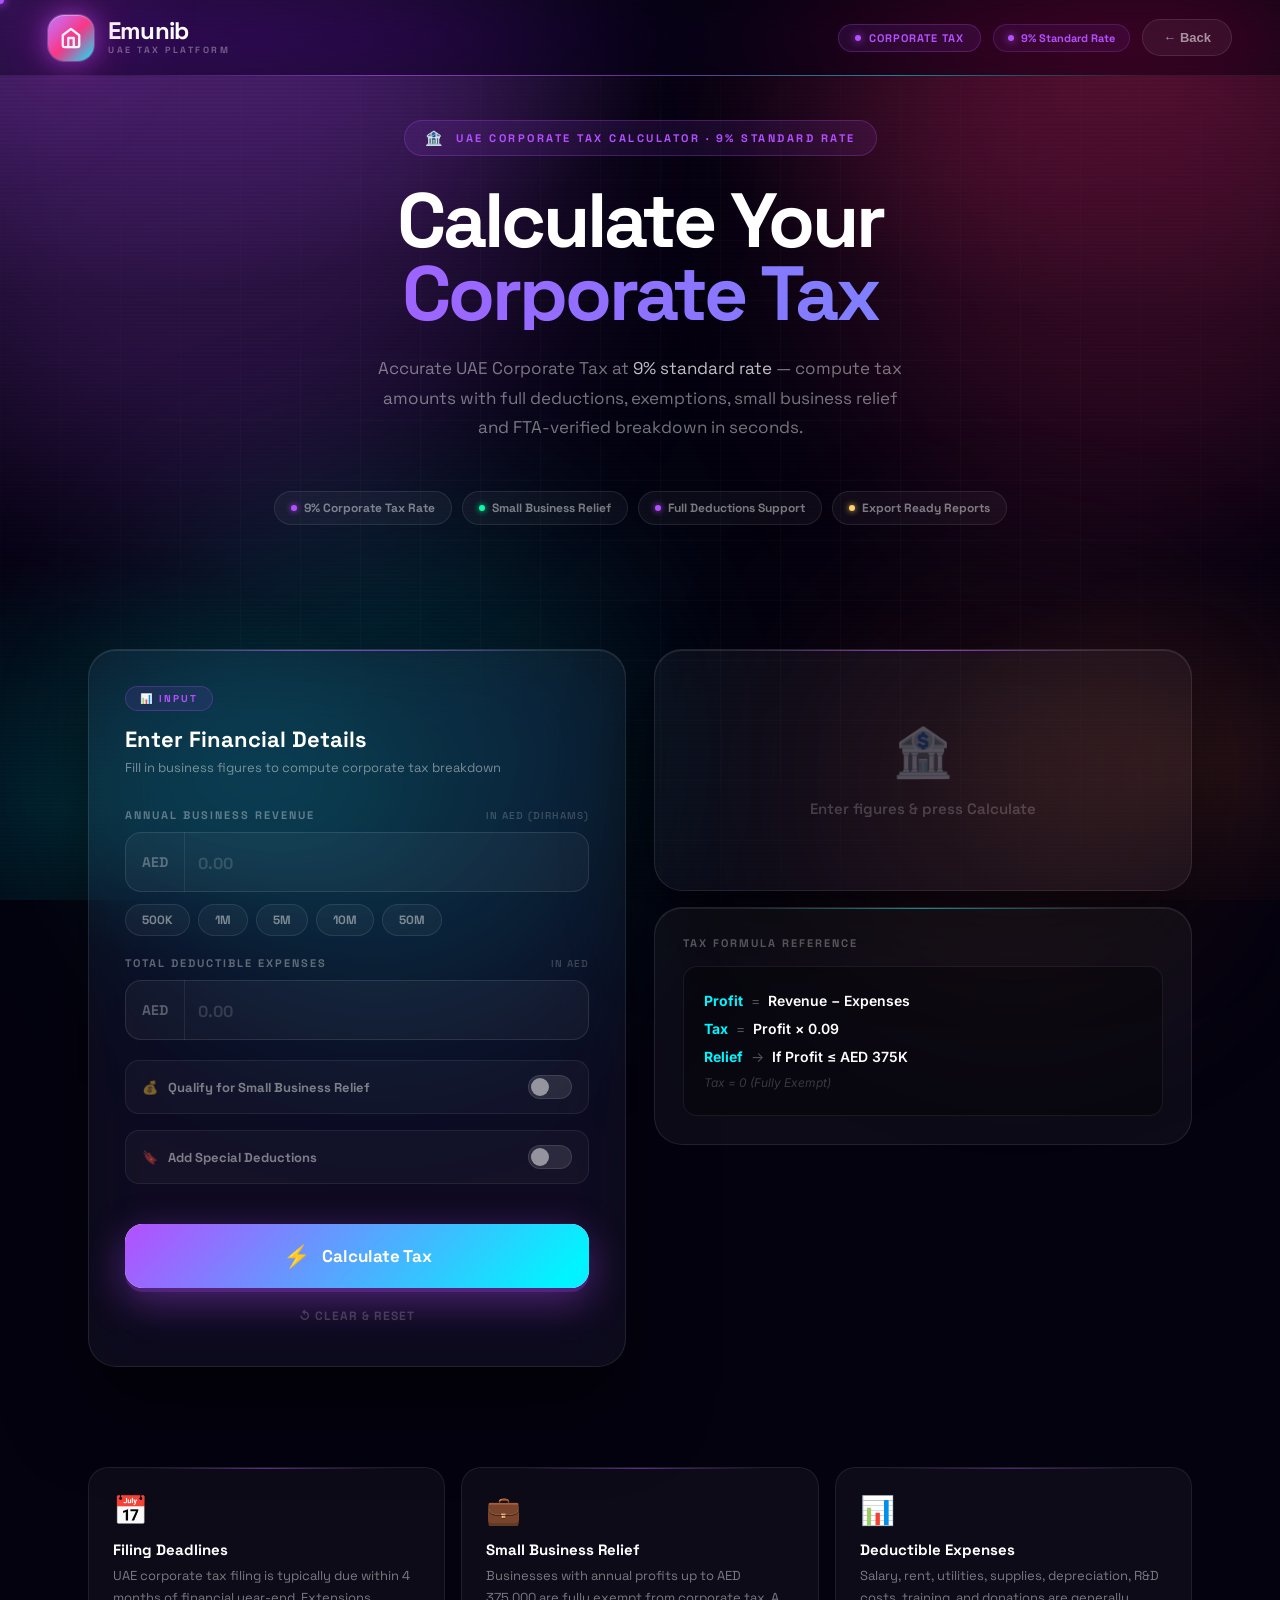
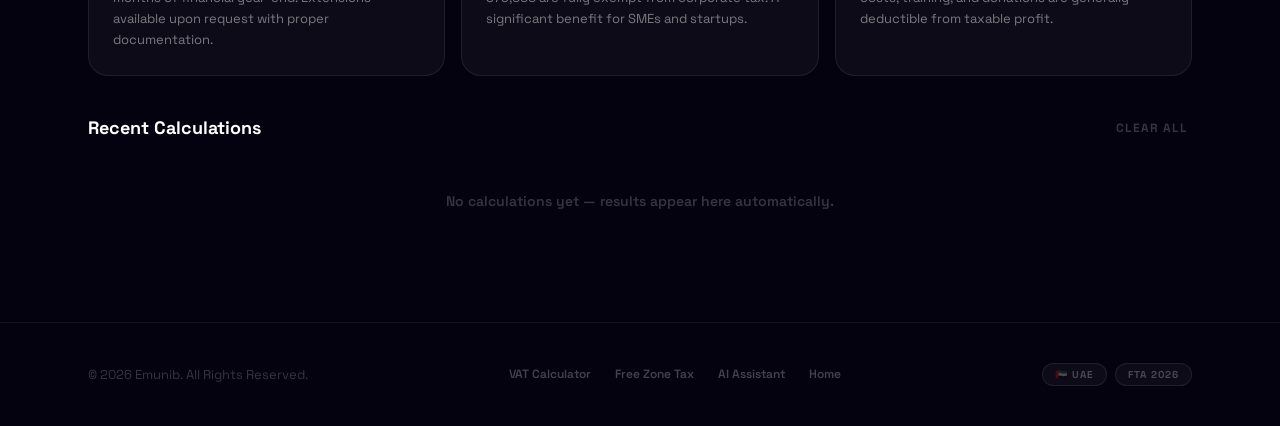
<file: corporate-tax.html>
<!DOCTYPE html>
<html lang="en">
<head>
<meta charset="UTF-8"/>
<meta name="viewport" content="width=device-width, initial-scale=1.0"/>
<title>Corporate Tax Calculator — Emunib UAE Tax Platform</title>
<meta name="description" content="Calculate UAE Corporate Tax at 9% with deductions, exemptions, small business relief and full compliance breakdown."/>
<meta name="robots" content="index, follow"/>
<meta property="og:title" content="Corporate Tax Calculator — Emunib"/>
<meta property="og:description" content="Instant UAE Corporate Tax calculations — accurate, FTA-verified, with full deduction guidance."/>
<meta property="og:type" content="website"/>
<meta name="theme-color" content="#B44FFF"/>
<link rel="preconnect" href="https://fonts.googleapis.com"/>
<link rel="preconnect" href="https://fonts.gstatic.com" crossorigin/>
<link href="https://fonts.googleapis.com/css2?family=Inter:wght@300;400;500;600;700;800;900&family=Space+Grotesk:wght@300;400;500;600;700&display=swap" rel="stylesheet"/>

<style>
/* ══════════════════════════════════════════════════════════
   EMUNIB — CORPORATE TAX CALCULATOR  |  v3.0
   Matches main site: Dark · Glassmorphism · Neon · Cinematic
══════════════════════════════════════════════════════════ */

/* ── RESET & ROOT ── */
*, *::before, *::after { margin:0; padding:0; box-sizing:border-box; }

:root {
  --pink:   #FF2D78;
  --purple: #B44FFF;
  --cyan:   #00F5FF;
  --gold:   #FFD166;
  --green:  #06FFA5;
  --orange: #FF7043;
  --bg:     #04020F;
  --glass-bg:     rgba(255,255,255,0.04);
  --glass-border: rgba(255,255,255,0.09);
  --text:   #ffffff;
  --text-muted: rgba(255,255,255,0.45);
  --text-dim:   rgba(255,255,255,0.2);
  --radius-card: 28px;
  --radius-pill: 100px;
  --transition: 0.35s cubic-bezier(0.34,1.56,0.64,1);
}

html { scroll-behavior:smooth; }

body {
  font-family:'Space Grotesk','Inter',sans-serif;
  background:var(--bg);
  color:var(--text);
  overflow-x:hidden;
  min-height:100vh;
  cursor:none;
}

a { text-decoration:none; color:inherit; }

/* ── CURSOR ── */
.cursor-glow {
  position:fixed; width:400px; height:400px; border-radius:50%;
  background:radial-gradient(circle,rgba(180,79,255,0.12) 0%,transparent 70%);
  transform:translate(-50%,-50%); pointer-events:none; z-index:9998;
  transition:opacity 0.3s; will-change:transform;
}
.cursor-dot {
  position:fixed; width:8px; height:8px; border-radius:50%;
  background:var(--purple); transform:translate(-50%,-50%);
  pointer-events:none; z-index:9999;
  transition:transform 0.1s, background 0.2s;
  box-shadow:0 0 10px var(--purple),0 0 20px rgba(180,79,255,0.5);
}

/* ── PARTICLE CANVAS ── */
#particleCanvas {
  position:fixed; inset:0; z-index:0; pointer-events:none;
}

/* ── BACKGROUND ── */
.bg-root { position:fixed; inset:0; z-index:0; pointer-events:none; }

.bg-base {
  position:absolute; inset:0;
  background:
    radial-gradient(ellipse 80% 60% at 10% 0%,   rgba(180,79,255,0.35)  0%, transparent 55%),
    radial-gradient(ellipse 70% 55% at 90% 5%,   rgba(255,45,120,0.25)  0%, transparent 55%),
    radial-gradient(ellipse 55% 50% at 5%  90%,  rgba(0,245,255,0.18)   0%, transparent 55%),
    radial-gradient(ellipse 45% 45% at 95% 85%,  rgba(255,112,67,0.14)  0%, transparent 50%),
    #04020F;
}
.bg-grid {
  position:absolute; inset:0;
  background-image:
    linear-gradient(rgba(255,255,255,0.025) 1px, transparent 1px),
    linear-gradient(90deg,rgba(255,255,255,0.025) 1px,transparent 1px);
  background-size:60px 60px;
  mask-image:radial-gradient(ellipse 80% 80% at 50% 50%,black 30%,transparent 100%);
}
.bg-vignette {
  position:absolute; inset:0;
  background:radial-gradient(ellipse 100% 100% at 50% 50%,transparent 40%,rgba(4,2,15,0.85) 100%);
}
.orb { position:absolute; border-radius:50%; filter:blur(100px); animation:orbFloat ease-in-out infinite; will-change:transform; }
.orb-1 { width:700px;height:700px;background:rgba(180,79,255,0.22);top:-200px;left:-150px;animation-duration:14s; }
.orb-2 { width:600px;height:600px;background:rgba(255,45,120,0.18);top:-100px;right:-150px;animation-duration:18s;animation-delay:-5s; }
.orb-3 { width:500px;height:500px;background:rgba(0,245,255,0.14);bottom:-100px;left:10%;animation-duration:20s;animation-delay:-9s; }
.orb-4 { width:400px;height:400px;background:rgba(255,112,67,0.1);bottom:-80px;right:5%;animation-duration:16s;animation-delay:-3s; }
.scanlines {
  position:absolute; inset:0;
  background:repeating-linear-gradient(0deg,transparent,transparent 2px,rgba(0,0,0,0.04) 2px,rgba(0,0,0,0.04) 4px);
}
@keyframes orbFloat {
  0%,100%{transform:translate(0,0) scale(1)}
  33%{transform:translate(40px,60px) scale(1.06)}
  66%{transform:translate(-30px,20px) scale(0.95)}
}

/* ── NAV ── */
nav {
  position:fixed; top:0;left:0;right:0; z-index:200;
}
.nav-inner {
  max-width:1400px; margin:0 auto; padding:0 48px; height:76px;
  display:flex; align-items:center; justify-content:space-between;
  background:rgba(4,2,15,0.55);
  backdrop-filter:blur(32px) saturate(200%);
  -webkit-backdrop-filter:blur(32px) saturate(200%);
  border-bottom:1px solid rgba(255,255,255,0.07);
}
.nav-logo { display:flex; align-items:center; gap:14px; cursor:pointer; }
.logo-crystal {
  width:46px; height:46px; border-radius:16px;
  background:linear-gradient(135deg,var(--purple),var(--pink),var(--cyan));
  display:flex; align-items:center; justify-content:center;
  box-shadow:0 0 0 1px rgba(255,255,255,0.2),0 0 24px rgba(180,79,255,0.6),0 0 50px rgba(255,45,120,0.3),inset 0 1px 0 rgba(255,255,255,0.35);
  animation:crystalPulse 3s ease-in-out infinite; flex-shrink:0; position:relative; overflow:hidden;
}
.crystal-sheen { position:absolute; inset:0; background:linear-gradient(135deg,rgba(255,255,255,0.25) 0%,transparent 60%); border-radius:inherit; }
@keyframes crystalPulse {
  0%,100%{box-shadow:0 0 0 1px rgba(255,255,255,0.2),0 0 24px rgba(180,79,255,0.6),0 0 50px rgba(180,79,255,0.3),inset 0 1px 0 rgba(255,255,255,0.35)}
  50%{box-shadow:0 0 0 1px rgba(255,255,255,0.3),0 0 40px rgba(180,79,255,0.9),0 0 80px rgba(180,79,255,0.4),inset 0 1px 0 rgba(255,255,255,0.45)}
}
.logo-wordmark { display:flex; flex-direction:column; gap:1px; }
.logo-text-main { font-size:24px; font-weight:800; letter-spacing:-0.8px; color:#fff; line-height:1; }
.logo-text-sub { font-size:9px; font-weight:700; letter-spacing:2.5px; color:rgba(255,255,255,0.35); text-transform:uppercase; }
.nav-border-glow {
  position:absolute; bottom:0; left:10%; right:10%; height:1px;
  background:linear-gradient(90deg,transparent,rgba(180,79,255,0.6),rgba(180,79,255,0.5),rgba(0,245,255,0.5),transparent);
}
.nav-back {
  display:flex; align-items:center; gap:8px;
  padding:10px 20px; border-radius:100px;
  background:rgba(255,255,255,0.05); border:1px solid rgba(255,255,255,0.1);
  font-size:13px; font-weight:700; color:rgba(255,255,255,0.55);
  cursor:pointer; transition:all 0.3s;
}
.nav-back:hover { background:rgba(255,255,255,0.1); color:#fff; }
.nav-badge {
  display:flex; align-items:center; gap:8px;
  padding:6px 16px; border-radius:100px;
  background:rgba(180,79,255,0.1); border:1px solid rgba(180,79,255,0.25);
  font-size:11px; font-weight:800; letter-spacing:1px; color:var(--purple);
}
.badge-dot { width:6px;height:6px;border-radius:50%;background:var(--purple);box-shadow:0 0 8px var(--purple);animation:badgeBlink 2s ease-in-out infinite; }
@keyframes badgeBlink { 0%,100%{opacity:1;box-shadow:0 0 8px var(--purple)} 50%{opacity:0.5;box-shadow:0 0 4px var(--purple)} }
.nav-right-group { display:flex; align-items:center; gap:12px; }
.status-pill {
  display:flex; align-items:center; gap:7px;
  padding:6px 14px; border-radius:100px;
  background:rgba(180,79,255,0.08); border:1px solid rgba(180,79,255,0.2);
  font-size:11px; font-weight:700; color:var(--purple);
}
.status-dot { width:6px;height:6px;border-radius:50%;background:var(--purple);box-shadow:0 0 8px var(--purple);animation:badgeBlink 2s ease-in-out infinite; }

/* ── PAGE HERO ── */
.page-hero {
  position:relative; z-index:1;
  padding:120px 48px 60px;
  max-width:1400px; margin:0 auto;
  text-align:center;
}
.page-eyebrow {
  display:inline-flex; align-items:center; gap:12px;
  padding:8px 20px; border-radius:100px;
  background:rgba(180,79,255,0.1); border:1px solid rgba(180,79,255,0.25);
  font-size:11px; font-weight:800; letter-spacing:2.5px; text-transform:uppercase;
  color:var(--purple); margin-bottom:28px;
  animation:fadeUp 0.7s 0.1s cubic-bezier(0.16,1,0.3,1) both;
}
.eyebrow-icon { font-size:14px; }
.page-title {
  font-size:clamp(44px,6vw,88px); font-weight:900; letter-spacing:-3px;
  line-height:0.95; margin-bottom:24px;
  font-family:'Space Grotesk',sans-serif;
  animation:fadeUp 0.7s 0.2s cubic-bezier(0.16,1,0.3,1) both;
}
.title-main { display:block; color:#fff; }
.title-grad {
  display:block;
  background:linear-gradient(90deg,var(--purple) 0%,var(--cyan) 80%);
  background-size:300%;
  -webkit-background-clip:text; -webkit-text-fill-color:transparent; background-clip:text;
  animation:gradShift 5s linear infinite;
}
@keyframes gradShift { 0%{background-position:0%} 100%{background-position:300%} }
.page-sub {
  font-size:17px; color:var(--text-muted); line-height:1.75; max-width:540px; margin:0 auto 48px;
  animation:fadeUp 0.7s 0.3s cubic-bezier(0.16,1,0.3,1) both;
}
.page-sub em { font-style:normal; color:rgba(255,255,255,0.75); }

/* Feature pills row */
.feature-pills {
  display:flex; justify-content:center; gap:10px; flex-wrap:wrap;
  animation:fadeUp 0.7s 0.4s cubic-bezier(0.16,1,0.3,1) both;
  margin-bottom:64px;
}
.fpill {
  display:flex; align-items:center; gap:7px;
  padding:8px 16px; border-radius:100px;
  background:rgba(255,255,255,0.04); border:1px solid rgba(255,255,255,0.09);
  font-size:12px; font-weight:700; color:var(--text-muted);
}
.fpill-dot { width:6px;height:6px;border-radius:50%; }
.fpill:nth-child(1) .fpill-dot { background:var(--purple); box-shadow:0 0 6px var(--purple); }
.fpill:nth-child(2) .fpill-dot { background:var(--green); box-shadow:0 0 6px var(--green); }
.fpill:nth-child(3) .fpill-dot { background:var(--purple); box-shadow:0 0 6px var(--purple); }
.fpill:nth-child(4) .fpill-dot { background:var(--gold); box-shadow:0 0 6px var(--gold); }

@keyframes fadeUp { from{transform:translateY(24px);opacity:0} to{transform:translateY(0);opacity:1} }

/* ── CALCULATOR LAYOUT ── */
.calc-layout {
  position:relative; z-index:1;
  max-width:1200px; margin:0 auto;
  padding:0 48px 100px;
  display:grid;
  grid-template-columns:1fr 1fr;
  gap:28px;
  align-items:start;
}

/* ── INPUT PANEL ── */
.panel-glass {
  background:rgba(255,255,255,0.04);
  backdrop-filter:blur(40px) saturate(180%);
  -webkit-backdrop-filter:blur(40px) saturate(180%);
  border:1px solid rgba(255,255,255,0.09);
  border-radius:var(--radius-card);
  padding:36px;
  position:relative; overflow:hidden;
  box-shadow:inset 0 1px 0 rgba(255,255,255,0.1),0 40px 80px rgba(0,0,0,0.5);
  animation:fadeUp 0.7s 0.5s cubic-bezier(0.16,1,0.3,1) both;
}
.panel-top-streak {
  position:absolute; top:0; left:15%; right:15%; height:1px;
  background:linear-gradient(90deg,transparent,rgba(180,79,255,0.6),rgba(180,79,255,0.5),transparent);
}
.panel-header { margin-bottom:32px; }
.panel-badge {
  display:inline-flex; align-items:center; gap:8px;
  padding:5px 14px; border-radius:100px;
  background:rgba(180,79,255,0.1); border:1px solid rgba(180,79,255,0.25);
  font-size:10px; font-weight:800; letter-spacing:2px; text-transform:uppercase;
  color:var(--purple); margin-bottom:14px;
}
.panel-title { font-size:22px; font-weight:800; color:#fff; margin-bottom:6px; }
.panel-sub { font-size:13px; color:var(--text-muted); }

/* ── FORM FIELDS ── */
.field-group { margin-bottom:20px; position:relative; }
.field-label {
  display:flex; justify-content:space-between; align-items:center;
  font-size:11px; font-weight:700; letter-spacing:2px; text-transform:uppercase;
  color:rgba(255,255,255,0.35); margin-bottom:10px;
}
.field-label-right { font-size:10px; letter-spacing:1px; color:rgba(255,255,255,0.2); font-weight:600; }
.field-input-wrap { position:relative; }
.field-prefix {
  position:absolute; left:0; top:0; bottom:0; width:60px;
  display:flex; align-items:center; justify-content:center;
  font-size:14px; font-weight:800; color:rgba(255,255,255,0.3);
  border-right:1px solid rgba(255,255,255,0.08);
  pointer-events:none;
}
.field-input {
  width:100%; height:60px;
  background:rgba(255,255,255,0.04);
  border:1px solid rgba(255,255,255,0.1);
  border-radius:16px; padding-left:72px; padding-right:20px;
  font-size:20px; font-weight:700;
  color:#fff; outline:none;
  font-family:'Space Grotesk','Inter',sans-serif;
  transition:border-color 0.3s, box-shadow 0.3s, background 0.3s;
  -moz-appearance:textfield;
}
.field-input::-webkit-outer-spin-button,
.field-input::-webkit-inner-spin-button { -webkit-appearance:none; }
.field-input::placeholder { color:rgba(255,255,255,0.15); font-size:16px; }
.field-input:focus {
  border-color:rgba(180,79,255,0.5);
  box-shadow:0 0 0 3px rgba(180,79,255,0.1),0 0 30px rgba(180,79,255,0.15);
  background:rgba(180,79,255,0.04);
}

/* Quick amount chips */
.quick-chips { display:flex; gap:8px; flex-wrap:wrap; margin-top:12px; }
.chip {
  padding:7px 16px; border-radius:100px;
  background:rgba(255,255,255,0.04); border:1px solid rgba(255,255,255,0.09);
  font-size:12px; font-weight:700; color:var(--text-muted);
  cursor:pointer; transition:var(--transition);
  font-family:inherit;
}
.chip:hover { background:rgba(180,79,255,0.12); border-color:rgba(180,79,255,0.35); color:var(--purple); transform:translateY(-2px); }
.chip.active { background:rgba(180,79,255,0.15); border-color:rgba(180,79,255,0.4); color:var(--purple); }

/* Toggle sections */
.toggle-row {
  display:flex; justify-content:space-between; align-items:center;
  padding:14px 16px; border-radius:14px;
  background:rgba(255,255,255,0.03); border:1px solid rgba(255,255,255,0.07);
  cursor:pointer; margin-bottom:16px; transition:all 0.3s;
}
.toggle-row:hover { background:rgba(255,255,255,0.06); }
.toggle-label { font-size:13px; font-weight:700; color:var(--text-muted); display:flex; align-items:center; gap:10px; }
.toggle-switch {
  width:44px; height:24px; border-radius:100px;
  background:rgba(255,255,255,0.1); border:1px solid rgba(255,255,255,0.1);
  position:relative; transition:all 0.3s; flex-shrink:0;
}
.toggle-switch.on { background:rgba(180,79,255,0.3); border-color:rgba(180,79,255,0.5); }
.toggle-knob {
  position:absolute; top:2px; left:2px; width:18px; height:18px;
  border-radius:50%; background:rgba(255,255,255,0.5); transition:all 0.3s;
}
.toggle-switch.on .toggle-knob { left:22px; background:var(--purple); box-shadow:0 0 8px rgba(180,79,255,0.6); }

.toggle-section { display:none; animation:fadeUp 0.4s cubic-bezier(0.16,1,0.3,1) both; }
.toggle-section.show { display:block; }

/* Tabs for deductions */
.tab-row {
  display:flex; gap:8px; margin-bottom:16px; border-bottom:1px solid rgba(255,255,255,0.08);
}
.tab-btn {
  padding:12px 16px; border:none; background:none; cursor:pointer;
  font-family:inherit; font-size:13px; font-weight:700;
  color:rgba(255,255,255,0.35); border-bottom:2px solid transparent;
  transition:all 0.3s; position:relative;
}
.tab-btn:hover { color:rgba(255,255,255,0.6); }
.tab-btn.active { color:var(--purple); border-bottom-color:var(--purple); }

/* ── CALCULATE BUTTON ── */
.btn-calc {
  width:100%; height:64px; border-radius:18px; border:none;
  cursor:pointer; font-family:inherit; font-size:17px; font-weight:800;
  color:#fff; position:relative; overflow:hidden;
  box-shadow:0 4px 0 rgba(100,40,150,0.6),0 12px 40px rgba(180,79,255,0.4),inset 0 1px 0 rgba(255,255,255,0.15);
  transition:all 0.3s;
}
.btn-calc-bg {
  position:absolute; inset:0;
  background:linear-gradient(135deg,var(--purple),var(--cyan),var(--purple));
  background-size:200%; animation:btnShift 4s ease-in-out infinite;
}
@keyframes btnShift { 0%,100%{background-position:0% 50%} 50%{background-position:100% 50%} }
.btn-calc:hover { transform:translateY(-4px) scale(1.02); box-shadow:0 8px 0 rgba(100,40,150,0.5),0 20px 60px rgba(180,79,255,0.55); }
.btn-calc:active { transform:translateY(1px); }
.btn-calc-content { position:relative; z-index:1; display:flex; align-items:center; justify-content:center; gap:12px; }
.btn-calc-icon { font-size:22px; }
.btn-calc-shine {
  position:absolute; inset:0;
  background:linear-gradient(90deg,transparent,rgba(255,255,255,0.25),transparent);
  transform:skewX(-20deg) translateX(-100%);
  animation:btnShine 3s ease-in-out infinite;
}
@keyframes btnShine { 0%,60%,100%{transform:skewX(-20deg) translateX(-100%)} 80%{transform:skewX(-20deg) translateX(200%)} }

/* ── RESULT PANEL ── */
.result-panel {
  display:flex; flex-direction:column; gap:16px;
  animation:fadeUp 0.7s 0.6s cubic-bezier(0.16,1,0.3,1) both;
}

/* Main result card */
.result-card {
  background:rgba(255,255,255,0.04);
  backdrop-filter:blur(40px) saturate(180%);
  border:1px solid rgba(255,255,255,0.09);
  border-radius:var(--radius-card); padding:32px;
  position:relative; overflow:hidden;
  box-shadow:inset 0 1px 0 rgba(255,255,255,0.1),0 40px 80px rgba(0,0,0,0.5);
}
.result-card-streak {
  position:absolute; top:0; left:15%; right:15%; height:1px;
  background:linear-gradient(90deg,transparent,rgba(180,79,255,0.7),transparent);
}
.result-empty {
  padding:40px 0; text-align:center;
  display:flex; flex-direction:column; align-items:center; gap:16px;
}
.empty-icon { font-size:48px; opacity:0.3; }
.empty-text { font-size:15px; color:var(--text-dim); font-weight:600; }

.result-content { display:none; }
.result-content.show { display:block; }

.result-header { margin-bottom:28px; display:flex; justify-content:space-between; align-items:flex-start; }
.result-label-sm { font-size:10px; font-weight:700; letter-spacing:2.5px; text-transform:uppercase; color:rgba(255,255,255,0.3); margin-bottom:6px; }
.result-amount {
  font-size:52px; font-weight:900; letter-spacing:-2px; line-height:1;
  background:linear-gradient(90deg,var(--purple),var(--cyan));
  -webkit-background-clip:text; -webkit-text-fill-color:transparent; background-clip:text;
}
.result-badge-right {
  padding:8px 16px; border-radius:100px;
  background:rgba(180,79,255,0.12); border:1px solid rgba(180,79,255,0.3);
  font-size:20px; font-weight:900; color:var(--purple);
}

/* Breakdown rows */
.breakdown-section { margin-bottom:24px; }
.breakdown-title { font-size:10px; font-weight:700; letter-spacing:2px; text-transform:uppercase; color:rgba(255,255,255,0.25); margin-bottom:14px; }
.breakdown-rows { display:flex; flex-direction:column; gap:8px; }
.breakdown-row {
  display:flex; justify-content:space-between; align-items:center;
  padding:12px 16px; border-radius:12px;
  background:rgba(255,255,255,0.03); border:1px solid rgba(255,255,255,0.06);
  transition:all 0.3s;
}
.breakdown-row:hover { background:rgba(255,255,255,0.06); }
.br-label { display:flex; align-items:center; gap:10px; font-size:13px; font-weight:600; color:rgba(255,255,255,0.5); }
.br-dot { width:8px;height:8px;border-radius:50%; }
.br-val { font-size:16px; font-weight:800; }
.br-revenue .br-dot { background:rgba(255,255,255,0.3); }
.br-revenue .br-val { color:rgba(255,255,255,0.7); }
.br-deductions .br-dot { background:var(--green); box-shadow:0 0 6px rgba(6,255,165,0.5); }
.br-deductions .br-val { color:var(--green); }
.br-tax .br-dot { background:var(--purple); box-shadow:0 0 6px rgba(180,79,255,0.5); }
.br-tax .br-val { color:var(--purple); }

/* Total row */
.total-row {
  padding:18px 20px; border-radius:16px; margin-top:8px;
  background:linear-gradient(90deg,rgba(180,79,255,0.1),rgba(180,79,255,0.08));
  border:1px solid rgba(180,79,255,0.25);
  display:flex; justify-content:space-between; align-items:center;
}
.tr-label { font-size:11px; font-weight:800; letter-spacing:2px; text-transform:uppercase; color:rgba(255,255,255,0.4); }
.tr-val { font-size:28px; font-weight:900; color:#fff; }

/* Tax bracket visualization */
.bracket-viz { margin-top:24px; }
.bv-label { font-size:10px; font-weight:700; letter-spacing:2px; text-transform:uppercase; color:rgba(255,255,255,0.25); margin-bottom:12px; }
.bracket-items { display:flex; flex-direction:column; gap:8px; }
.bracket-item {
  display:flex; justify-content:space-between; align-items:center;
  padding:12px 16px; border-radius:12px;
  background:rgba(255,255,255,0.03); border:1px solid rgba(255,255,255,0.06);
}
.bi-left { font-size:12px; font-weight:700; color:rgba(255,255,255,0.5); }
.bi-right { font-size:14px; font-weight:800; color:#fff; }

/* Relief status indicator */
.relief-indicator {
  padding:16px; border-radius:16px; margin-top:16px;
  background:rgba(6,255,165,0.08); border:1px solid rgba(6,255,165,0.25);
  display:flex; align-items:center; gap:12px;
}
.ri-icon { font-size:28px; }
.ri-text { flex:1; }
.ri-label { font-size:11px; font-weight:700; letter-spacing:1px; text-transform:uppercase; color:rgba(6,255,165,0.7); }
.ri-desc { font-size:14px; font-weight:700; color:var(--green); margin-top:2px; }

/* Export row */
.export-row { display:flex; gap:10px; margin-top:20px; }
.btn-export {
  flex:1; height:48px; border-radius:14px; border:none;
  cursor:pointer; font-family:inherit; font-size:13px; font-weight:700;
  display:flex; align-items:center; justify-content:center; gap:8px;
  transition:var(--transition);
}
.btn-export-primary {
  background:rgba(180,79,255,0.15); border:1px solid rgba(180,79,255,0.3);
  color:var(--purple);
}
.btn-export-primary:hover { background:rgba(180,79,255,0.25); transform:translateY(-3px); box-shadow:0 8px 24px rgba(180,79,255,0.2); }
.btn-export-ghost {
  background:rgba(255,255,255,0.04); border:1px solid rgba(255,255,255,0.1);
  color:rgba(255,255,255,0.45);
}
.btn-export-ghost:hover { background:rgba(255,255,255,0.08); color:#fff; transform:translateY(-3px); }

/* ── INFO GRID ── */
.info-grid {
  position:relative; z-index:1;
  max-width:1200px; margin:0 auto;
  padding:0 48px 40px;
  display:grid; grid-template-columns:repeat(3,1fr); gap:16px;
  animation:fadeUp 0.7s 0.8s cubic-bezier(0.16,1,0.3,1) both;
}
.info-card {
  border-radius:20px; padding:24px;
  background:rgba(255,255,255,0.04); border:1px solid rgba(255,255,255,0.08);
  position:relative; overflow:hidden;
  transition:var(--transition);
}
.info-card:hover { transform:translateY(-6px); }
.info-card::before { content:''; position:absolute; top:0;left:15%;right:15%;height:1px; }
.info-card:nth-child(1)::before { background:linear-gradient(90deg,transparent,rgba(180,79,255,0.5),transparent); }
.info-card:nth-child(2)::before { background:linear-gradient(90deg,transparent,rgba(180,79,255,0.5),transparent); }
.info-card:nth-child(3)::before { background:linear-gradient(90deg,transparent,rgba(180,79,255,0.4),transparent); }
.ic-icon { font-size:28px; margin-bottom:12px; }
.ic-title { font-size:15px; font-weight:800; color:#fff; margin-bottom:6px; }
.ic-desc { font-size:13px; color:var(--text-muted); line-height:1.65; }

/* ── HISTORY SECTION ── */
.history-section {
  position:relative; z-index:1;
  max-width:1200px; margin:0 auto;
  padding:0 48px 80px;
  animation:fadeUp 0.7s 1s cubic-bezier(0.16,1,0.3,1) both;
}
.section-head-row { display:flex; justify-content:space-between; align-items:center; margin-bottom:20px; }
.section-head-title { font-size:18px; font-weight:800; color:#fff; }
.clear-hist-btn {
  background:none; border:none; cursor:pointer; font-family:inherit;
  font-size:12px; font-weight:700; color:rgba(255,255,255,0.2); letter-spacing:1px; text-transform:uppercase;
  transition:color 0.3s; padding:4px;
}
.clear-hist-btn:hover { color:var(--purple); }
.history-list { display:flex; flex-direction:column; gap:10px; }
.history-item {
  display:flex; justify-content:space-between; align-items:center;
  padding:16px 20px; border-radius:16px;
  background:rgba(255,255,255,0.03); border:1px solid rgba(255,255,255,0.07);
  transition:all 0.3s; cursor:pointer;
}
.history-item:hover { background:rgba(255,255,255,0.06); border-color:rgba(180,79,255,0.2); transform:translateX(4px); }
.hi-left { display:flex; align-items:center; gap:14px; }
.hi-num { width:32px; height:32px; border-radius:10px; background:rgba(180,79,255,0.1); border:1px solid rgba(180,79,255,0.2); display:flex; align-items:center; justify-content:center; font-size:12px; font-weight:800; color:var(--purple); }
.hi-details {}
.hi-base { font-size:15px; font-weight:700; color:rgba(255,255,255,0.7); }
.hi-time { font-size:11px; color:rgba(255,255,255,0.25); margin-top:2px; }
.hi-right { text-align:right; }
.hi-tax { font-size:14px; font-weight:800; color:var(--purple); }
.hi-total { font-size:12px; color:rgba(255,255,255,0.3); margin-top:2px; }
.history-empty { padding:32px; text-align:center; font-size:14px; color:rgba(255,255,255,0.2); font-weight:600; }

/* ── FOOTER ── */
.site-footer {
  position:relative; z-index:1;
  border-top:1px solid rgba(255,255,255,0.07); padding:40px 0;
}
.footer-inner { max-width:1200px; margin:0 auto; padding:0 48px; display:flex; justify-content:space-between; align-items:center; }
.footer-left { font-size:13px; color:rgba(255,255,255,0.2); }
.footer-links { display:flex; gap:24px; }
.footer-links a { font-size:12px; font-weight:600; color:rgba(255,255,255,0.25); transition:color 0.3s; }
.footer-links a:hover { color:rgba(255,255,255,0.6); }
.footer-tags { display:flex; gap:8px; }
.footer-tag {
  padding:4px 12px; border-radius:100px;
  background:rgba(255,255,255,0.04); border:1px solid rgba(255,255,255,0.08);
  font-size:10px; font-weight:700; color:rgba(255,255,255,0.25); letter-spacing:1px;
}

/* ── TOAST ── */
#toast {
  position:fixed; bottom:32px; left:50%; transform:translateX(-50%) translateY(80px);
  background:rgba(180,79,255,0.1); border:1px solid rgba(180,79,255,0.3);
  backdrop-filter:blur(20px); border-radius:16px;
  padding:14px 24px; display:flex; align-items:center; gap:12px;
  font-size:14px; font-weight:700; color:#fff; z-index:99998;
  transition:transform 0.4s cubic-bezier(0.34,1.56,0.64,1),opacity 0.4s ease; opacity:0;
  box-shadow:0 20px 60px rgba(0,0,0,0.5);
}
#toast.show { transform:translateX(-50%) translateY(0); opacity:1; }

/* ── LOADER ── */
#pageLoader {
  position:fixed; inset:0; background:#04020F; z-index:99999;
  display:flex; align-items:center; justify-content:center;
  transition:opacity 0.6s ease;
}
.loader-inner { text-align:center; }
.loader-logo {
  width:64px; height:64px; border-radius:22px;
  background:linear-gradient(135deg,var(--purple),var(--cyan),var(--purple));
  display:flex; align-items:center; justify-content:center;
  margin:0 auto 16px; font-size:28px;
  animation:loaderPulse 1s ease-in-out infinite;
  box-shadow:0 0 40px rgba(180,79,255,0.5);
}
@keyframes loaderPulse {
  0%,100%{transform:scale(1);box-shadow:0 0 40px rgba(180,79,255,0.5)}
  50%{transform:scale(1.1);box-shadow:0 0 70px rgba(180,79,255,0.8)}
}
.loader-text { color:rgba(255,255,255,0.4); font-size:12px; font-weight:700; letter-spacing:3px; }
.loader-bar {
  width:40px; height:2px; background:linear-gradient(90deg,var(--purple),var(--cyan));
  border-radius:1px; margin:12px auto 0;
  animation:loaderBar 0.8s ease-in-out infinite alternate;
}
@keyframes loaderBar { from{transform:scaleX(0.4)} to{transform:scaleX(1)} }

/* ── RESPONSIVE ── */
@media (max-width:960px) {
  .calc-layout { grid-template-columns:1fr; gap:20px; padding:0 24px 80px; }
  .info-grid { grid-template-columns:1fr; padding:0 24px 40px; }
  .history-section { padding:0 24px 60px; }
  .page-hero { padding:100px 24px 40px; }
  .nav-inner { padding:0 20px; }
  .footer-inner { flex-direction:column; gap:16px; text-align:center; }
  .footer-links { display:none; }
}
@media (max-width:600px) {
  .feature-pills { gap:6px; }
  .fpill { font-size:11px; padding:6px 12px; }
  .export-row { flex-direction:column; }
  .info-grid { grid-template-columns:1fr; }
  .tab-row { flex-wrap:wrap; }
  .bracket-items { font-size:12px; }
}
</style>
</head>
<body>

<!-- LOADER -->
<div id="pageLoader">
  <div class="loader-inner">
    <div class="loader-logo">🏦</div>
    <div class="loader-text">EMUNIB</div>
    <div class="loader-bar"></div>
  </div>
</div>

<!-- CURSOR -->
<div class="cursor-glow" id="cursorGlow"></div>
<div class="cursor-dot"  id="cursorDot"></div>

<!-- PARTICLE CANVAS -->
<canvas id="particleCanvas"></canvas>

<!-- BACKGROUND -->
<div class="bg-root">
  <div class="bg-base"></div>
  <div class="bg-grid"></div>
  <div class="bg-vignette"></div>
  <div class="orb orb-1"></div>
  <div class="orb orb-2"></div>
  <div class="orb orb-3"></div>
  <div class="orb orb-4"></div>
  <div class="scanlines"></div>
</div>

<!-- NAV -->
<nav id="mainNav">
  <div class="nav-inner">
    <a class="nav-logo" href="index.html">
      <div class="logo-crystal">
        <div class="crystal-sheen"></div>
        <svg viewBox="0 0 24 24" fill="none" stroke="#fff" stroke-width="2.5" stroke-linecap="round" stroke-linejoin="round" width="22" height="22">
          <path d="M3 9l9-7 9 7v11a2 2 0 01-2 2H5a2 2 0 01-2-2z"/>
          <polyline points="9 22 9 12 15 12 15 22"/>
        </svg>
      </div>
      <div class="logo-wordmark">
        <span class="logo-text-main">Emunib</span>
        <span class="logo-text-sub">UAE Tax Platform</span>
      </div>
    </a>

    <div class="nav-right-group">
      <div class="nav-badge">
        <span class="badge-dot"></span>
        CORPORATE TAX
      </div>
      <div class="status-pill">
        <span class="status-dot"></span>
        9% Standard Rate
      </div>
      <button class="nav-back" onclick="history.back()">← Back</button>
    </div>
  </div>
  <div class="nav-border-glow"></div>
</nav>

<!-- PAGE HERO -->
<div class="page-hero">
  <div class="page-eyebrow">
    <span class="eyebrow-icon">🏦</span>
    UAE CORPORATE TAX CALCULATOR · 9% STANDARD RATE
  </div>
  <h1 class="page-title">
    <span class="title-main">Calculate Your</span>
    <span class="title-grad">Corporate Tax</span>
  </h1>
  <p class="page-sub">
    Accurate UAE Corporate Tax at <em>9% standard rate</em> — compute tax amounts
    with full deductions, exemptions, small business relief and FTA-verified breakdown in seconds.
  </p>
  <div class="feature-pills">
    <div class="fpill"><span class="fpill-dot"></span> 9% Corporate Tax Rate</div>
    <div class="fpill"><span class="fpill-dot"></span> Small Business Relief</div>
    <div class="fpill"><span class="fpill-dot"></span> Full Deductions Support</div>
    <div class="fpill"><span class="fpill-dot"></span> Export Ready Reports</div>
  </div>
</div>

<!-- CALCULATOR LAYOUT -->
<div class="calc-layout">

  <!-- INPUT PANEL -->
  <div class="panel-glass">
    <div class="panel-top-streak"></div>
    <div class="panel-header">
      <div class="panel-badge">📊 INPUT</div>
      <div class="panel-title">Enter Financial Details</div>
      <div class="panel-sub">Fill in business figures to compute corporate tax breakdown</div>
    </div>

    <!-- Revenue field -->
    <div class="field-group">
      <div class="field-label">
        <span>Annual Business Revenue</span>
        <span class="field-label-right">IN AED (DIRHAMS)</span>
      </div>
      <div class="field-input-wrap">
        <div class="field-prefix">AED</div>
        <input type="number" id="revenueInput" class="field-input" placeholder="0.00" min="0" step="0.01" oninput="onRevenueInput()"/>
      </div>
      <div class="quick-chips">
        <button class="chip" onclick="setRevenue(500000)">500K</button>
        <button class="chip" onclick="setRevenue(1000000)">1M</button>
        <button class="chip" onclick="setRevenue(5000000)">5M</button>
        <button class="chip" onclick="setRevenue(10000000)">10M</button>
        <button class="chip" onclick="setRevenue(50000000)">50M</button>
      </div>
    </div>

    <!-- Expense field -->
    <div class="field-group">
      <div class="field-label">
        <span>Total Deductible Expenses</span>
        <span class="field-label-right">IN AED</span>
      </div>
      <div class="field-input-wrap">
        <div class="field-prefix">AED</div>
        <input type="number" id="expenseInput" class="field-input" placeholder="0.00" min="0" step="0.01" oninput="onExpenseInput()"/>
      </div>
    </div>

    <!-- Small Business Relief Toggle -->
    <div class="toggle-row" id="reliefToggle" onclick="toggleRelief()">
      <div class="toggle-label">
        <span>💰</span>
        Qualify for Small Business Relief
      </div>
      <div class="toggle-switch" id="reliefSwitch">
        <div class="toggle-knob"></div>
      </div>
    </div>

    <div class="toggle-section" id="reliefSection">
      <div class="field-group" style="margin-bottom:0;">
        <div class="field-label"><span>Annual Profit (AED)</span><span class="field-label-right">Max 375K</span></div>
        <div style="font-size:12px; color:rgba(255,255,255,0.35); margin:6px 0; padding:8px 14px; border-radius:10px; background:rgba(6,255,165,0.08);">✓ Profit up to AED 375,000 is exempt from corporate tax</div>
      </div>
    </div>

    <!-- Additional Deductions Toggle -->
    <div class="toggle-row" id="deductToggle" onclick="toggleDeductions()">
      <div class="toggle-label">
        <span>🔖</span>
        Add Special Deductions
      </div>
      <div class="toggle-switch" id="deductSwitch">
        <div class="toggle-knob"></div>
      </div>
    </div>

    <div class="toggle-section" id="deductSection">
      <div class="field-group">
        <div class="field-label"><span>R&D Expenditure Deduction</span></div>
        <div class="field-input-wrap">
          <div class="field-prefix">AED</div>
          <input type="number" id="rdInput" class="field-input" placeholder="0.00" min="0" step="0.01"/>
        </div>
      </div>
      <div class="field-group">
        <div class="field-label"><span>Donation / Charity Deduction</span></div>
        <div class="field-input-wrap">
          <div class="field-prefix">AED</div>
          <input type="number" id="donationInput" class="field-input" placeholder="0.00" min="0" step="0.01"/>
        </div>
      </div>
      <div class="field-group" style="margin-bottom:0;">
        <div class="field-label"><span>Training & Development Costs</span></div>
        <div class="field-input-wrap">
          <div class="field-prefix">AED</div>
          <input type="number" id="trainingInput" class="field-input" placeholder="0.00" min="0" step="0.01"/>
        </div>
      </div>
    </div>

    <!-- Calculate Button -->
    <button class="btn-calc" onclick="calculateCorpTax()" style="margin-top:24px;">
      <div class="btn-calc-bg"></div>
      <div class="btn-calc-content">
        <span class="btn-calc-icon">⚡</span>
        <span>Calculate Tax</span>
      </div>
      <div class="btn-calc-shine"></div>
    </button>

    <div style="text-align:center; margin-top:14px;">
      <button class="reset-btn" onclick="resetAll()" style="background:none; border:none; cursor:pointer; font-family:inherit; font-size:12px; font-weight:700; color:rgba(255,255,255,0.2); letter-spacing:1px; text-transform:uppercase; transition:color 0.3s; padding:6px;">↺ Clear &amp; Reset</button>
    </div>
  </div>

  <!-- RESULT PANEL -->
  <div class="result-panel">

    <!-- Main result card -->
    <div class="result-card">
      <div class="result-card-streak"></div>

      <div class="result-empty" id="resultEmpty">
        <div class="empty-icon">🏦</div>
        <div class="empty-text">Enter figures &amp; press Calculate</div>
      </div>

      <div class="result-content" id="resultContent">
        <div class="result-header">
          <div class="result-head-left">
            <div class="result-label-sm">CORPORATE TAX DUE</div>
            <div class="result-amount" id="resultTax">0.00</div>
          </div>
          <div class="result-badge-right" id="resultRate">9%</div>
        </div>

        <div class="breakdown-section">
          <div class="breakdown-title">FINANCIAL BREAKDOWN</div>
          <div class="breakdown-rows">
            <div class="breakdown-row br-revenue">
              <div class="br-label"><div class="br-dot"></div> Annual Revenue</div>
              <div class="br-val" id="brRevenue">—</div>
            </div>
            <div class="breakdown-row br-deductions">
              <div class="br-label"><div class="br-dot"></div> Total Deductions</div>
              <div class="br-val" id="brDeductions">—</div>
            </div>
            <div class="breakdown-row br-revenue" style="background:rgba(0,245,255,0.06); border-color:rgba(0,245,255,0.15);">
              <div class="br-label"><div class="br-dot" style="background:var(--cyan); box-shadow:0 0 6px rgba(0,245,255,0.5);"></div> Taxable Profit</div>
              <div class="br-val" style="color:var(--cyan);" id="brProfit">—</div>
            </div>
          </div>
        </div>

        <div class="total-row">
          <div class="tr-label">TOTAL TAX PAYABLE</div>
          <div class="tr-val" id="brTaxTotal">—</div>
        </div>

        <!-- Relief Indicator -->
        <div class="relief-indicator" id="reliefIndicator" style="display:none;">
          <div class="ri-icon">✨</div>
          <div class="ri-text">
            <div class="ri-label">Small Business Relief Applied</div>
            <div class="ri-desc" id="reliefStatus">Relief: AED 0</div>
          </div>
        </div>

        <!-- Tax bracket visualization -->
        <div class="bracket-viz">
          <div class="bv-label">TAX CALCULATION BREAKDOWN</div>
          <div class="bracket-items">
            <div class="bracket-item">
              <div class="bi-left">Profit × 9%</div>
              <div class="bi-right" id="bracketTax">0.00 AED</div>
            </div>
            <div class="bracket-item" id="reliefLine" style="display:none;">
              <div class="bi-left">Less: Small Business Relief</div>
              <div class="bi-right" style="color:var(--green);" id="bracketRelief">0.00 AED</div>
            </div>
            <div class="bracket-item">
              <div class="bi-left" style="color:var(--purple); font-weight:900;">Final Tax Due</div>
              <div class="bi-right" style="color:var(--purple); font-weight:900;" id="bracketFinal">0.00 AED</div>
            </div>
          </div>
        </div>

        <div style="display:flex; gap:12px; margin-top:16px;">
          <div style="flex:1; padding:12px 16px; border-radius:12px; background:rgba(255,255,255,0.03); border:1px solid rgba(255,255,255,0.06); text-align:center;">
            <div style="font-size:10px; font-weight:700; letter-spacing:1.5px; text-transform:uppercase; color:rgba(255,255,255,0.25);">Effective Tax Rate</div>
            <div style="font-size:24px; font-weight:900; color:#fff; margin-top:6px;" id="effectiveTaxRate">0%</div>
          </div>
          <div style="flex:1; padding:12px 16px; border-radius:12px; background:rgba(255,255,255,0.03); border:1px solid rgba(255,255,255,0.06); text-align:center;">
            <div style="font-size:10px; font-weight:700; letter-spacing:1.5px; text-transform:uppercase; color:rgba(255,255,255,0.25);">Net Profit After Tax</div>
            <div style="font-size:24px; font-weight:900; color:var(--green); margin-top:6px;" id="netProfit">0.00</div>
          </div>
        </div>

        <div class="export-row">
          <button class="btn-export btn-export-primary" onclick="copyResult()">📋 Copy Results</button>
          <button class="btn-export btn-export-ghost" onclick="printResult()">🖨️ Print / Save PDF</button>
        </div>
      </div>
    </div>

    <!-- Formula card -->
    <div style="background:rgba(255,255,255,0.04); backdrop-filter:blur(40px); border:1px solid rgba(255,255,255,0.09); border-radius:var(--radius-card); padding:28px; position:relative; overflow:hidden; box-shadow:inset 0 1px 0 rgba(255,255,255,0.08);">
      <div style="position:absolute; top:0;left:15%;right:15%;height:1px; background:linear-gradient(90deg,transparent,rgba(0,245,255,0.5),transparent);"></div>
      <div style="font-size:11px; font-weight:800; letter-spacing:2px; text-transform:uppercase; color:rgba(255,255,255,0.3); margin-bottom:16px;">TAX FORMULA REFERENCE</div>
      <div style="background:rgba(0,0,0,0.3); border:1px solid rgba(255,255,255,0.07); border-radius:14px; padding:20px; font-family:'Inter',monospace; font-size:14px; line-height:2;">
        <div style="display:flex; align-items:center; gap:8px;"><span style="color:var(--cyan); font-weight:700;">Profit</span><span style="color:rgba(255,255,255,0.3);">=</span><span style="color:#fff; font-weight:600;">Revenue − Expenses</span></div>
        <div style="display:flex; align-items:center; gap:8px;"><span style="color:var(--cyan); font-weight:700;">Tax</span><span style="color:rgba(255,255,255,0.3);">=</span><span style="color:#fff; font-weight:600;">Profit × 0.09</span></div>
        <div style="display:flex; align-items:center; gap:8px;"><span style="color:var(--cyan); font-weight:700;">Relief</span><span style="color:rgba(255,255,255,0.3);">→</span><span style="color:#fff; font-weight:600;">If Profit ≤ AED 375K</span></div>
        <div style="display:flex; align-items:center; gap:8px; color:rgba(255,255,255,0.2); font-size:12px; font-style:italic;">Tax = 0 (Fully Exempt)</div>
      </div>
    </div>

  </div>
</div>

<!-- INFO CARDS -->
<div class="info-grid">
  <div class="info-card">
    <div class="ic-icon">📅</div>
    <div class="ic-title">Filing Deadlines</div>
    <div class="ic-desc">UAE corporate tax filing is typically due within 4 months of financial year-end. Extensions available upon request with proper documentation.</div>
  </div>
  <div class="info-card">
    <div class="ic-icon">💼</div>
    <div class="ic-title">Small Business Relief</div>
    <div class="ic-desc">Businesses with annual profits up to AED 375,000 are fully exempt from corporate tax. A significant benefit for SMEs and startups.</div>
  </div>
  <div class="info-card">
    <div class="ic-icon">📊</div>
    <div class="ic-title">Deductible Expenses</div>
    <div class="ic-desc">Salary, rent, utilities, supplies, depreciation, R&D costs, training, and donations are generally deductible from taxable profit.</div>
  </div>
</div>

<!-- CALCULATION HISTORY -->
<div class="history-section">
  <div class="section-head-row">
    <div class="section-head-title">Recent Calculations</div>
    <button class="clear-hist-btn" onclick="clearHistory()">Clear All</button>
  </div>
  <div class="history-list" id="historyList">
    <div class="history-empty" id="historyEmpty">No calculations yet — results appear here automatically.</div>
  </div>
</div>

<!-- FOOTER -->
<footer class="site-footer">
  <div class="footer-inner">
    <div class="footer-left">© 2026 Emunib. All Rights Reserved.</div>
    <div class="footer-links">
      <a href="vat.html">VAT Calculator</a>
      <a href="freezone.html">Free Zone Tax</a>
      <a href="ai-assistant.html">AI Assistant</a>
      <a href="index.html">Home</a>
    </div>
    <div class="footer-tags">
      <span class="footer-tag">🇦🇪 UAE</span>
      <span class="footer-tag">FTA 2026</span>
    </div>
  </div>
</footer>

<!-- TOAST -->
<div id="toast">✅ Copied to clipboard!</div>

<script>
/* ══════════════════════════════════════════════════════════
   EMUNIB CORPORATE TAX CALCULATOR — script.js  v3.0
══════════════════════════════════════════════════════════ */
'use strict';

/* ── PAGE LOADER ── */
window.addEventListener('load', () => {
  setTimeout(() => {
    const l = document.getElementById('pageLoader');
    l.style.opacity = '0';
    setTimeout(() => l.remove(), 600);
  }, 600);
});

/* ── CURSOR ── */
(function() {
  const glow = document.getElementById('cursorGlow');
  const dot  = document.getElementById('cursorDot');
  if (!glow || !dot || window.matchMedia('(hover:none)').matches) return;
  let mx=0,my=0,dx=0,dy=0,gx=0,gy=0;
  document.addEventListener('mousemove', e => { mx=e.clientX; my=e.clientY; });
  document.addEventListener('mouseenter', () => { glow.style.opacity='1'; dot.style.opacity='1'; });
  document.addEventListener('mouseleave', () => { glow.style.opacity='0'; dot.style.opacity='0'; });
  const interactable = 'a,button,input,label,[role="button"],.chip,.toggle-row';
  document.addEventListener('mouseover', e => {
    if(e.target.closest(interactable)){
      dot.style.transform='translate(-50%,-50%) scale(2.5)';
      dot.style.background='var(--purple)';
    }
  });
  document.addEventListener('mouseout', e => {
    if(e.target.closest(interactable)){
      dot.style.transform='translate(-50%,-50%) scale(1)';
      dot.style.background='var(--purple)';
    }
  });
  (function loop(){
    dx+=(mx-dx)*0.92; dy+=(my-dy)*0.92;
    gx+=(mx-gx)*0.1;  gy+=(my-gy)*0.1;
    dot.style.left=dx+'px'; dot.style.top=dy+'px';
    glow.style.left=gx+'px'; glow.style.top=gy+'px';
    requestAnimationFrame(loop);
  })();
})();

/* ── PARTICLES ── */
(function(){
  const canvas=document.getElementById('particleCanvas');
  if(!canvas) return;
  const ctx=canvas.getContext('2d');
  let W,H,pts=[],mouse={x:-9999,y:-9999};
  const COLORS=['#B44FFF','#FF2D78','#00F5FF','#06FFA5','#FFD166'];
  function resize(){ W=canvas.width=window.innerWidth; H=canvas.height=window.innerHeight; }
  function mkPt(){ const a=Math.random()*Math.PI*2,s=0.15+Math.random()*0.35; return {x:Math.random()*W,y:Math.random()*H,vx:Math.cos(a)*s,vy:Math.sin(a)*s,r:0.8+Math.random()*1.6,alpha:0.3+Math.random()*0.5,color:COLORS[~~(Math.random()*COLORS.length)],pulse:Math.random()*Math.PI*2,ps:0.015+Math.random()*0.02}; }
  function hexRgb(h){ return parseInt(h.slice(1,3),16)+','+parseInt(h.slice(3,5),16)+','+parseInt(h.slice(5,7),16); }
  function init(){ resize(); pts=[]; for(let i=0;i<100;i++) pts.push(mkPt()); }
  function draw(){
    ctx.clearRect(0,0,W,H);
    pts.forEach(p=>{
      const dx=p.x-mouse.x,dy=p.y-mouse.y,d=Math.sqrt(dx*dx+dy*dy);
      if(d<140&&d>0){const f=(140-d)/140;p.vx+=(dx/d)*f*0.15;p.vy+=(dy/d)*f*0.15;}
      p.vx*=0.992;p.vy*=0.992;
      const sp=Math.sqrt(p.vx*p.vx+p.vy*p.vy);if(sp>1.4){p.vx=p.vx/sp*1.4;p.vy=p.vy/sp*1.4;}
      p.x+=p.vx;p.y+=p.vy;p.pulse+=p.ps;
      if(p.x<-10)p.x=W+10;if(p.x>W+10)p.x=-10;if(p.y<-10)p.y=H+10;if(p.y>H+10)p.y=-10;
      const a=p.alpha*(0.6+0.4*Math.sin(p.pulse));
      const rgb=hexRgb(p.color);
      ctx.beginPath();ctx.arc(p.x,p.y,p.r,0,Math.PI*2);ctx.fillStyle=`rgba(${rgb},${a})`;ctx.fill();
    });
    for(let i=0;i<pts.length;i++)for(let j=i+1;j<pts.length;j++){
      const a=pts[i],b=pts[j],d=Math.sqrt((a.x-b.x)**2+(a.y-b.y)**2);
      if(d<120){ctx.beginPath();ctx.moveTo(a.x,a.y);ctx.lineTo(b.x,b.y);ctx.strokeStyle=`rgba(180,79,255,${(1-d/120)*0.1})`;ctx.lineWidth=0.5;ctx.stroke();}
    }
    requestAnimationFrame(draw);
  }
  window.addEventListener('resize',()=>{resize();pts.forEach(p=>{if(p.x>W)p.x=Math.random()*W;if(p.y>H)p.y=Math.random()*H;});});
  document.addEventListener('mousemove',e=>{mouse.x=e.clientX;mouse.y=e.clientY;});
  init(); draw();
})();

/* ── STATE ── */
let isReliefOn = false;
let isDeductOn = false;
let calcHistory  = JSON.parse(localStorage.getItem('corpHistory') || '[]');

/* ── TOGGLES ── */
function toggleRelief(){
  isReliefOn = !isReliefOn;
  document.getElementById('reliefSwitch').classList.toggle('on', isReliefOn);
  document.getElementById('reliefSection').classList.toggle('show', isReliefOn);
}

function toggleDeductions(){
  isDeductOn = !isDeductOn;
  document.getElementById('deductSwitch').classList.toggle('on', isDeductOn);
  document.getElementById('deductSection').classList.toggle('show', isDeductOn);
}

/* ── INPUT LIVE HINT ── */
function onRevenueInput(){
  document.getElementById('revenueInput').style.borderColor='rgba(180,79,255,0.35)';
}
function onExpenseInput(){
  document.getElementById('expenseInput').style.borderColor='rgba(180,79,255,0.35)';
}

/* ── SET QUICK AMOUNT ── */
function setRevenue(val){
  document.getElementById('revenueInput').value = val;
  document.querySelectorAll('.chip').forEach(c=>c.classList.remove('active'));
  event.target.classList.add('active');
  onRevenueInput();
}

/* ── FORMAT ── */
function fmt(n){ return 'AED ' + n.toLocaleString('en-AE', {minimumFractionDigits:2, maximumFractionDigits:2}); }
function fmtNum(n){ return n.toLocaleString('en-AE', {minimumFractionDigits:2, maximumFractionDigits:2}); }

/* ── ANIMATE NUMBER ── */
function animNum(el, to, prefix='AED '){
  let start=null; const dur=600; const from=0;
  function step(ts){
    if(!start) start=ts;
    const p=Math.min((ts-start)/dur,1);
    const e=1-Math.pow(1-p,3);
    el.textContent=(prefix)+fmtNum(from+(to-from)*e);
    if(p<1) requestAnimationFrame(step);
  }
  requestAnimationFrame(step);
}

/* ── MAIN CALCULATE ── */
function calculateCorpTax(){
  const revenue = parseFloat(document.getElementById('revenueInput').value);
  const expenses = parseFloat(document.getElementById('expenseInput').value) || 0;

  if(isNaN(revenue) || revenue <= 0){
    shakeInput();
    showToast('⚠️ Please enter valid revenue', 'error');
    return;
  }

  /* Calculate profit */
  let profit = revenue - expenses;
  let totalDeductions = expenses;
  let taxDue = 0;
  let relief = 0;

  /* Add special deductions */
  if(isDeductOn){
    const rd = parseFloat(document.getElementById('rdInput').value) || 0;
    const donation = parseFloat(document.getElementById('donationInput').value) || 0;
    const training = parseFloat(document.getElementById('trainingInput').value) || 0;
    const special = rd + donation + training;
    profit -= special;
    totalDeductions += special;
  }

  profit = Math.max(0, profit);

  /* Small Business Relief */
  if(isReliefOn && profit <= 375000){
    relief = profit; // Full relief
    taxDue = 0;
  } else {
    taxDue = profit * 0.09;
  }

  const netProfitAfterTax = profit - taxDue;
  const effectiveRate = revenue > 0 ? (taxDue / revenue) * 100 : 0;

  /* Show result */
  document.getElementById('resultEmpty').style.display   = 'none';
  document.getElementById('resultContent').classList.add('show');

  /* Animate tax amount */
  animNum(document.getElementById('resultTax'), taxDue);

  /* Fill breakdown */
  document.getElementById('brRevenue').textContent    = fmt(revenue);
  document.getElementById('brDeductions').textContent = fmt(totalDeductions);
  document.getElementById('brProfit').textContent     = fmt(profit);
  document.getElementById('brTaxTotal').textContent   = fmt(taxDue);
  document.getElementById('resultRate').textContent   = '9%';

  /* Relief indicator */
  const relInd = document.getElementById('reliefIndicator');
  const relLine = document.getElementById('reliefLine');
  if(relief > 0){
    relInd.style.display='flex';
    relLine.style.display='flex';
    document.getElementById('reliefStatus').textContent = `Relief: ${fmt(relief)}`;
    document.getElementById('bracketRelief').textContent = fmt(relief);
  } else {
    relInd.style.display='none';
    relLine.style.display='none';
  }

  /* Tax bracket */
  document.getElementById('bracketTax').textContent  = fmt(profit * 0.09);
  document.getElementById('bracketFinal').textContent = fmt(taxDue);

  /* Rates */
  document.getElementById('effectiveTaxRate').textContent = effectiveRate.toFixed(2) + '%';
  document.getElementById('netProfit').textContent = fmt(netProfitAfterTax);

  /* Save to history */
  const entry = {
    revenue: revenue,
    expenses: totalDeductions,
    profit: profit,
    tax: taxDue,
    time: new Date().toLocaleTimeString('en-AE',{hour:'2-digit',minute:'2-digit'}),
    relief: relief > 0
  };
  calcHistory.unshift(entry);
  if(calcHistory.length > 10) calcHistory.pop();
  localStorage.setItem('corpHistory', JSON.stringify(calcHistory));
  renderHistory();

  showToast('✅ Corporate tax calculated!', 'success');
}

/* ── RENDER HISTORY ── */
function renderHistory(){
  const list  = document.getElementById('historyList');
  const empty = document.getElementById('historyEmpty');
  if(calcHistory.length === 0){
    if(empty) empty.style.display='block';
    const items = list.querySelectorAll('.history-item');
    items.forEach(i=>i.remove());
    return;
  }
  if(empty) empty.style.display='none';
  const items = list.querySelectorAll('.history-item');
  items.forEach(i=>i.remove());
  calcHistory.forEach((e,i)=>{
    const el = document.createElement('div');
    el.className='history-item';
    el.onclick = () => {
      document.getElementById('revenueInput').value = e.revenue;
      document.getElementById('expenseInput').value = e.expenses;
      calculateCorpTax();
    };
    el.innerHTML=`
      <div class="hi-left">
        <div class="hi-num">${i+1}</div>
        <div class="hi-details">
          <div class="hi-base">${fmt(e.revenue)}</div>
          <div class="hi-time">${e.time} · Profit: ${fmt(e.profit)} ${e.relief?'(Relief)':''}</div>
        </div>
      </div>
      <div class="hi-right">
        <div class="hi-tax">${fmt(e.tax)}</div>
        <div class="hi-total">Net: ${fmt(e.profit - e.tax)}</div>
      </div>`;
    list.appendChild(el);
  });
}

/* ── CLEAR HISTORY ── */
function clearHistory(){
  calcHistory = [];
  localStorage.removeItem('corpHistory');
  renderHistory();
  showToast('🗑️ History cleared', 'info');
}

/* ── RESET ── */
function resetAll(){
  document.getElementById('revenueInput').value = '';
  document.getElementById('expenseInput').value = '';
  document.getElementById('resultContent').classList.remove('show');
  document.getElementById('resultEmpty').style.display='flex';
  if(isReliefOn){ isReliefOn=false; toggleRelief(); }
  if(isDeductOn){ isDeductOn=false; toggleDeductions(); }
  document.querySelectorAll('.chip').forEach(c=>c.classList.remove('active'));
  showToast('↺ Calculator reset', 'info');
}

/* ── COPY RESULT ── */
function copyResult(){
  const revenue = document.getElementById('brRevenue').textContent;
  const deductions = document.getElementById('brDeductions').textContent;
  const profit = document.getElementById('brProfit').textContent;
  const tax = document.getElementById('brTaxTotal').textContent;
  const text  = `Emunib Corporate Tax Calculation\n———————————————\nAnnual Revenue: ${revenue}\nDeductions: ${deductions}\nTaxable Profit: ${profit}\nCorporate Tax: ${tax}\n\nGenerated by Emunib UAE Tax Platform`;
  navigator.clipboard.writeText(text).then(()=>showToast('📋 Copied to clipboard!','success')).catch(()=>showToast('❌ Copy failed','error'));
}

/* ── PRINT ── */
function printResult(){
  window.print();
}

/* ── SHAKE INPUT ── */
function shakeInput(){
  const inp = document.getElementById('revenueInput');
  inp.style.animation='shake 0.4s ease';
  inp.style.borderColor='rgba(180,79,255,0.6)';
  setTimeout(()=>{ inp.style.animation=''; inp.style.borderColor=''; },450);
}

/* ── TOAST ── */
function showToast(msg, type='success'){
  const t = document.getElementById('toast');
  t.textContent = msg;
  t.style.background = type==='error' ? 'rgba(180,79,255,0.12)' : type==='info' ? 'rgba(180,79,255,0.12)' : 'rgba(6,255,165,0.12)';
  t.style.borderColor = type==='error' ? 'rgba(180,79,255,0.3)' : type==='info' ? 'rgba(180,79,255,0.3)' : 'rgba(6,255,165,0.3)';
  t.classList.add('show');
  setTimeout(()=>t.classList.remove('show'), 3000);
}

/* ── NAV SCROLL ── */
window.addEventListener('scroll',()=>{
  const nav=document.getElementById('mainNav');
  const inner=nav.querySelector('.nav-inner');
  if(window.scrollY>40){ inner.style.background='rgba(4,2,15,0.9)'; } else { inner.style.background='rgba(4,2,15,0.55)'; }
},{passive:true});

/* ── SHAKE KEYFRAMES ── */
const style=document.createElement('style');
style.textContent=`@keyframes shake{0%,100%{transform:translateX(0)}20%{transform:translateX(-8px)}40%{transform:translateX(8px)}60%{transform:translateX(-5px)}80%{transform:translateX(5px)}}`;
document.head.appendChild(style);

/* ── INIT ── */
renderHistory();
</script>
</body>
</html>
</file>
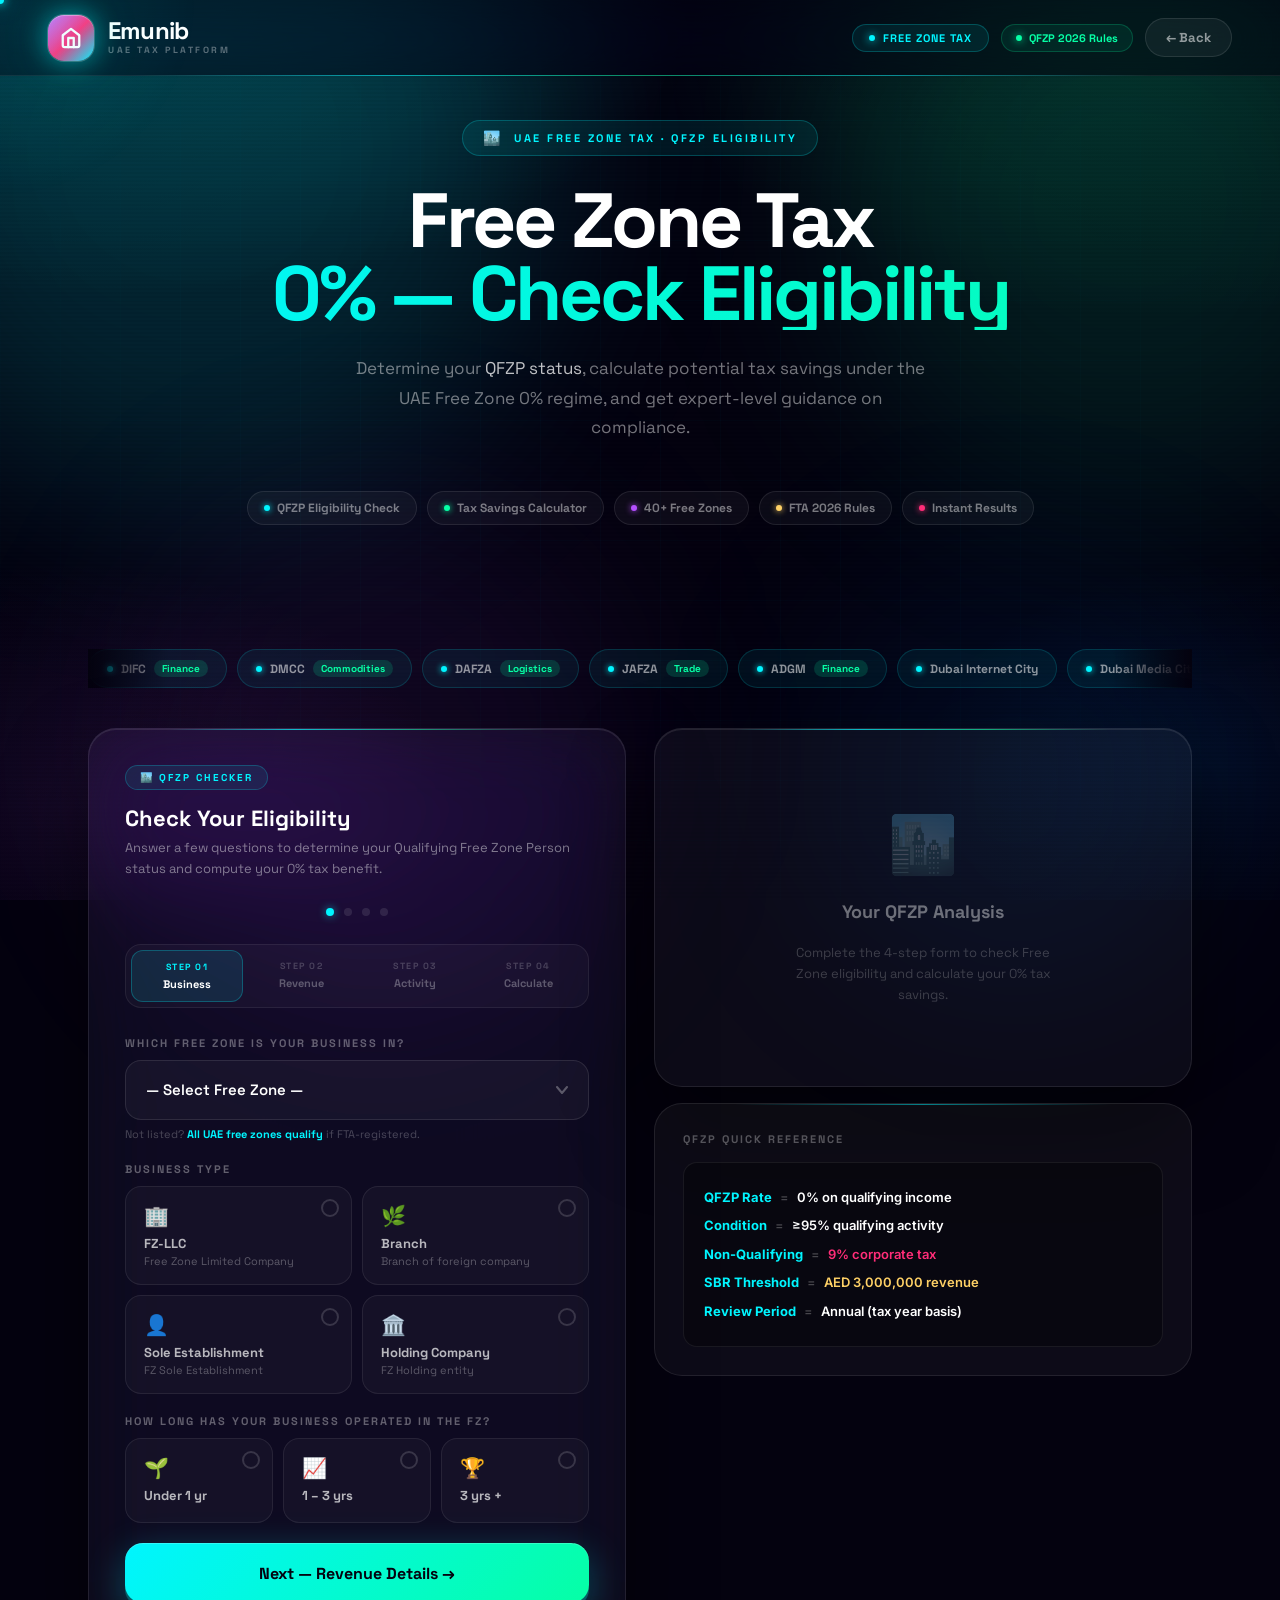
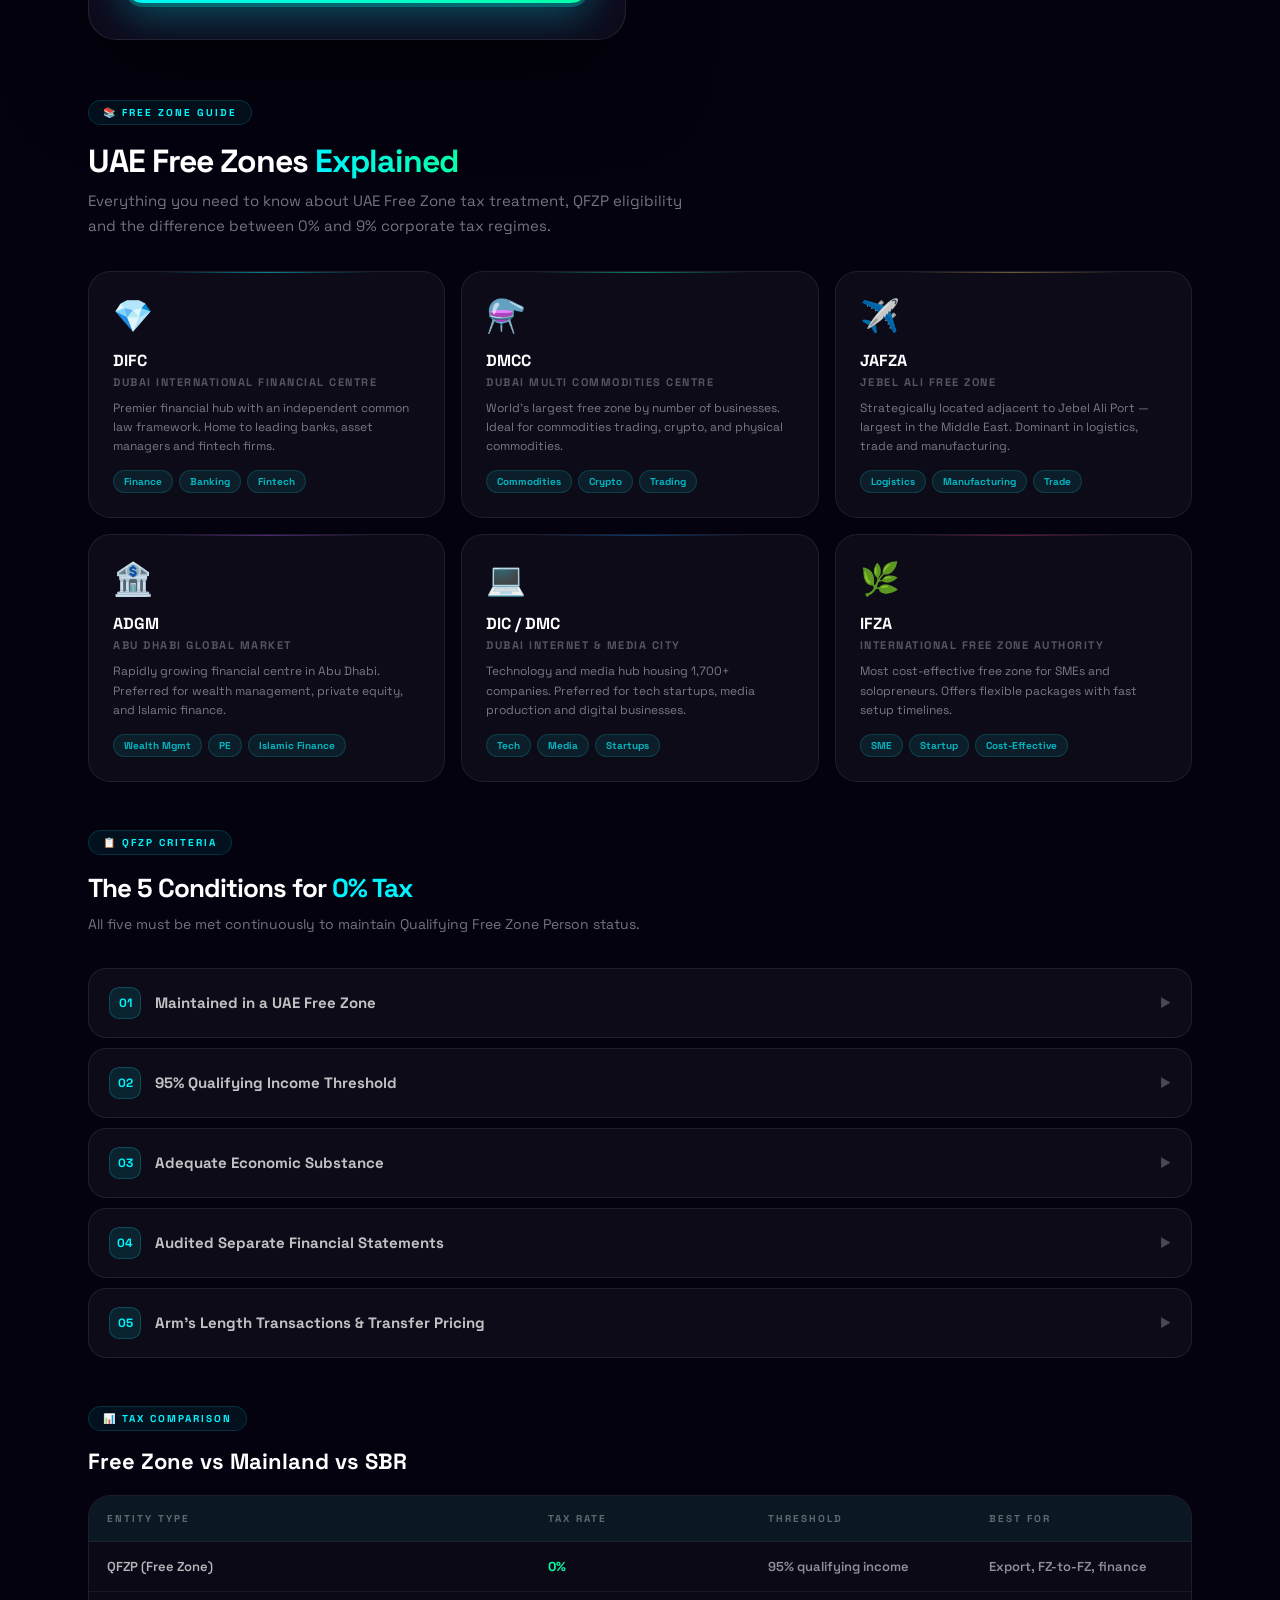
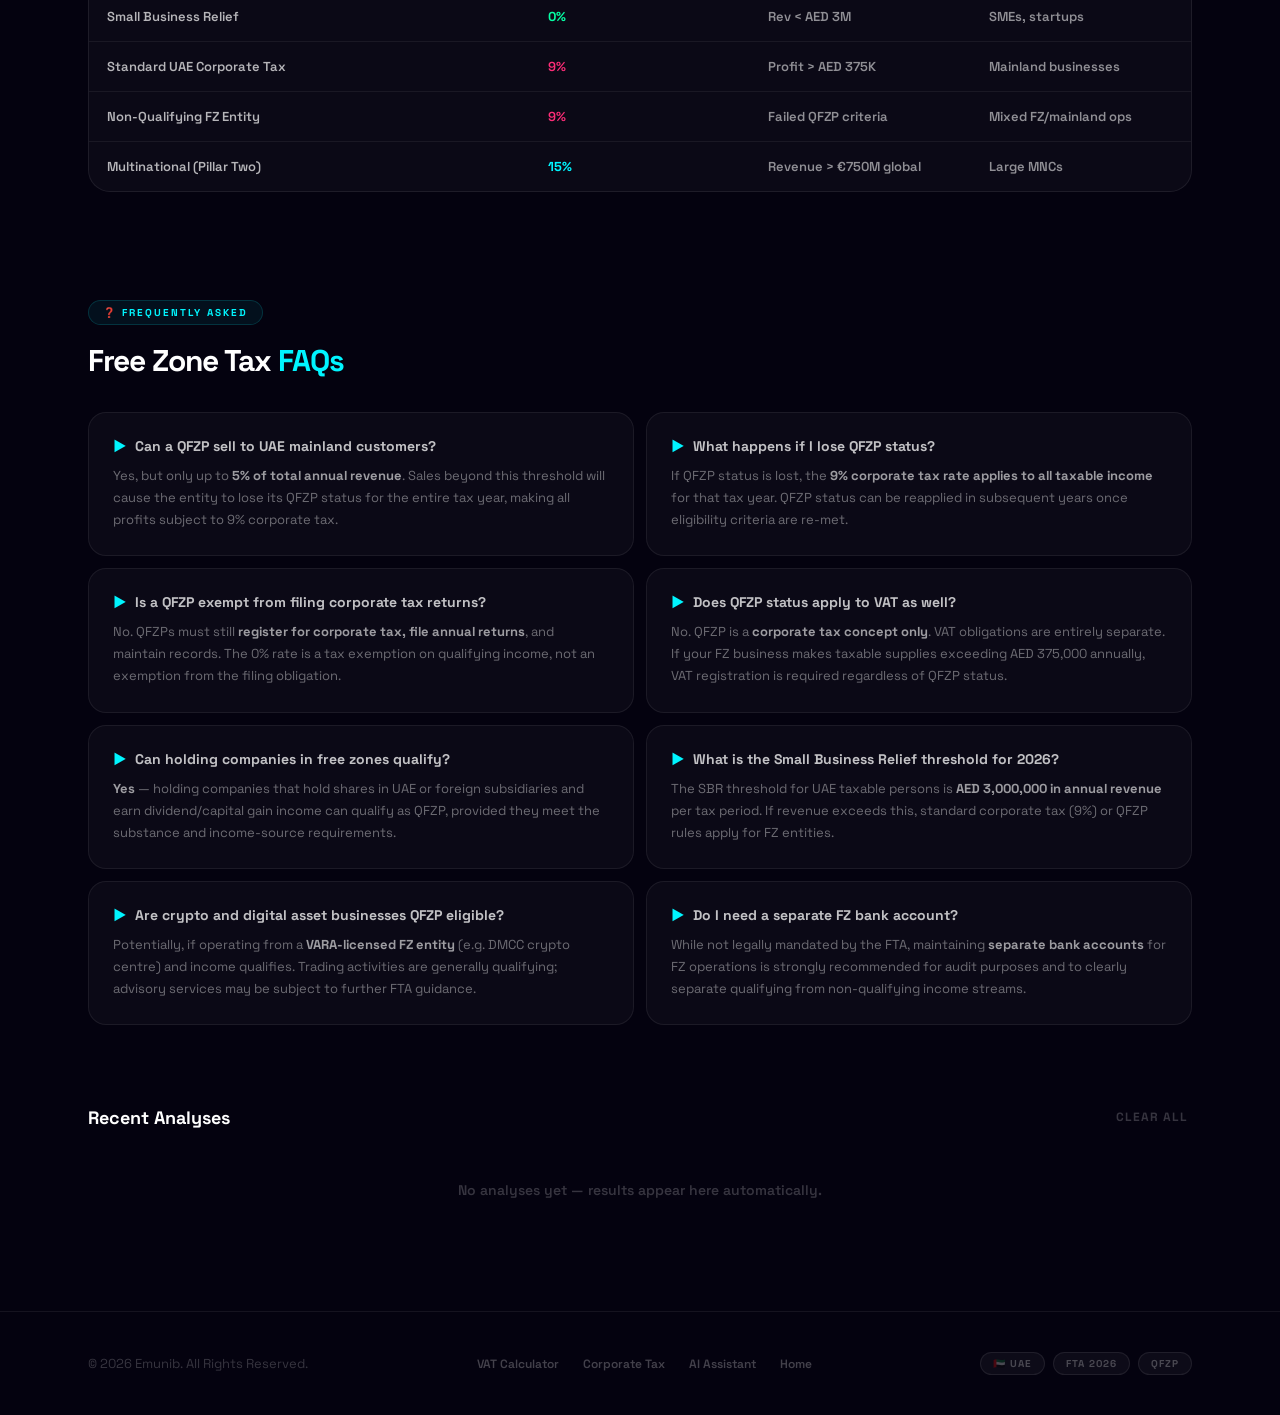
<file: freezone.html>
<!DOCTYPE html>
<html lang="en">
<head>
<meta charset="UTF-8"/>
<meta name="viewport" content="width=device-width, initial-scale=1.0"/>
<title>Free Zone Tax Calculator — Emunib UAE Tax Platform</title>
<meta name="description" content="Check your QFZP eligibility, calculate Free Zone 0% tax benefits and Dubai Free Zone compliance with Emunib."/>
<meta name="robots" content="index, follow"/>
<meta property="og:title" content="Free Zone Tax — Emunib"/>
<meta property="og:description" content="Dubai Free Zone 0% tax guidance and QFZP eligibility checker — AI-powered, FTA compliant."/>
<meta property="og:type" content="website"/>
<meta name="theme-color" content="#00F5FF"/>
<link rel="preconnect" href="https://fonts.googleapis.com"/>
<link rel="preconnect" href="https://fonts.gstatic.com" crossorigin/>
<link href="https://fonts.googleapis.com/css2?family=Inter:wght@300;400;500;600;700;800;900&family=Space+Grotesk:wght@300;400;500;600;700&display=swap" rel="stylesheet"/>

<style>
/* ══════════════════════════════════════════════════════════════════
   EMUNIB — FREE ZONE TAX CALCULATOR  |  v1.0
   Dark · Glassmorphism · Neon Cyan/Teal · Cinematic
   Matches main platform style exactly
══════════════════════════════════════════════════════════════════ */

/* ── RESET & ROOT ── */
*, *::before, *::after { margin:0; padding:0; box-sizing:border-box; }

:root {
  --pink:   #FF2D78;
  --purple: #B44FFF;
  --cyan:   #00F5FF;
  --gold:   #FFD166;
  --green:  #06FFA5;
  --orange: #FF7043;
  --teal:   #00D4CC;
  --blue:   #0080FF;
  --bg:     #04020F;
  --glass-bg:     rgba(255,255,255,0.04);
  --glass-border: rgba(255,255,255,0.09);
  --text:         #ffffff;
  --text-muted:   rgba(255,255,255,0.45);
  --text-dim:     rgba(255,255,255,0.2);
  --radius-card:  28px;
  --radius-pill:  100px;
  --transition:   0.35s cubic-bezier(0.34,1.56,0.64,1);

  /* Free Zone accent — cyan/teal */
  --fz-primary:   #00F5FF;
  --fz-secondary: #06FFA5;
  --fz-glow:      rgba(0,245,255,0.25);
  --fz-glow-soft: rgba(0,245,255,0.1);
}

html { scroll-behavior:smooth; }

body {
  font-family:'Space Grotesk','Inter',sans-serif;
  background:var(--bg);
  color:var(--text);
  overflow-x:hidden;
  min-height:100vh;
  cursor:none;
}

a { text-decoration:none; color:inherit; }
button { font-family:inherit; }

/* ── CURSOR ── */
.cursor-glow {
  position:fixed; width:400px; height:400px; border-radius:50%;
  background:radial-gradient(circle,rgba(0,245,255,0.1) 0%,transparent 70%);
  transform:translate(-50%,-50%); pointer-events:none; z-index:9998;
  transition:opacity 0.3s; will-change:transform;
}
.cursor-dot {
  position:fixed; width:8px; height:8px; border-radius:50%;
  background:var(--cyan); transform:translate(-50%,-50%);
  pointer-events:none; z-index:9999;
  transition:transform 0.1s, background 0.2s;
  box-shadow:0 0 10px var(--cyan),0 0 20px rgba(0,245,255,0.5);
}

/* ── PARTICLE CANVAS ── */
#particleCanvas {
  position:fixed; inset:0; z-index:0; pointer-events:none;
}

/* ── BACKGROUND ── */
.bg-root { position:fixed; inset:0; z-index:0; pointer-events:none; }

.bg-base {
  position:absolute; inset:0;
  background:
    radial-gradient(ellipse 80% 60% at 10% 0%,   rgba(0,245,255,0.22)   0%, transparent 55%),
    radial-gradient(ellipse 70% 55% at 90% 5%,   rgba(6,255,165,0.15)   0%, transparent 55%),
    radial-gradient(ellipse 55% 50% at 5%  90%,  rgba(180,79,255,0.12)  0%, transparent 55%),
    radial-gradient(ellipse 45% 45% at 95% 85%,  rgba(0,128,255,0.1)    0%, transparent 50%),
    #04020F;
}
.bg-grid {
  position:absolute; inset:0;
  background-image:
    linear-gradient(rgba(0,245,255,0.02) 1px, transparent 1px),
    linear-gradient(90deg,rgba(0,245,255,0.02) 1px,transparent 1px);
  background-size:60px 60px;
  mask-image:radial-gradient(ellipse 80% 80% at 50% 50%,black 30%,transparent 100%);
}
.bg-vignette {
  position:absolute; inset:0;
  background:radial-gradient(ellipse 100% 100% at 50% 50%,transparent 40%,rgba(4,2,15,0.85) 100%);
}
.orb { position:absolute; border-radius:50%; filter:blur(100px); animation:orbFloat ease-in-out infinite; will-change:transform; }
.orb-1 { width:700px;height:700px;background:rgba(0,245,255,0.14);top:-200px;left:-150px;animation-duration:14s; }
.orb-2 { width:600px;height:600px;background:rgba(6,255,165,0.1);top:-100px;right:-150px;animation-duration:18s;animation-delay:-5s; }
.orb-3 { width:500px;height:500px;background:rgba(180,79,255,0.08);bottom:-100px;left:10%;animation-duration:20s;animation-delay:-9s; }
.orb-4 { width:400px;height:400px;background:rgba(0,128,255,0.08);bottom:-80px;right:5%;animation-duration:16s;animation-delay:-3s; }
.scanlines {
  position:absolute; inset:0;
  background:repeating-linear-gradient(0deg,transparent,transparent 2px,rgba(0,0,0,0.03) 2px,rgba(0,0,0,0.03) 4px);
}
@keyframes orbFloat {
  0%,100%{transform:translate(0,0) scale(1)}
  33%{transform:translate(40px,60px) scale(1.06)}
  66%{transform:translate(-30px,20px) scale(0.95)}
}

/* ── NAV ── */
nav {
  position:fixed; top:0;left:0;right:0; z-index:200;
}
.nav-inner {
  max-width:1400px; margin:0 auto; padding:0 48px; height:76px;
  display:flex; align-items:center; justify-content:space-between;
  background:rgba(4,2,15,0.55);
  backdrop-filter:blur(32px) saturate(200%);
  -webkit-backdrop-filter:blur(32px) saturate(200%);
  border-bottom:1px solid rgba(255,255,255,0.07);
}
.nav-logo { display:flex; align-items:center; gap:14px; cursor:pointer; }
.logo-crystal {
  width:46px; height:46px; border-radius:16px;
  background:linear-gradient(135deg,var(--purple),var(--pink),var(--cyan));
  display:flex; align-items:center; justify-content:center;
  box-shadow:0 0 0 1px rgba(255,255,255,0.2),0 0 24px rgba(0,245,255,0.5),0 0 50px rgba(6,255,165,0.2),inset 0 1px 0 rgba(255,255,255,0.35);
  animation:crystalPulse 3s ease-in-out infinite; flex-shrink:0; position:relative; overflow:hidden;
}
.crystal-sheen { position:absolute; inset:0; background:linear-gradient(135deg,rgba(255,255,255,0.25) 0%,transparent 60%); border-radius:inherit; }
@keyframes crystalPulse {
  0%,100%{box-shadow:0 0 0 1px rgba(255,255,255,0.2),0 0 24px rgba(0,245,255,0.5),0 0 50px rgba(6,255,165,0.2),inset 0 1px 0 rgba(255,255,255,0.35)}
  50%{box-shadow:0 0 0 1px rgba(255,255,255,0.3),0 0 40px rgba(0,245,255,0.8),0 0 80px rgba(6,255,165,0.35),inset 0 1px 0 rgba(255,255,255,0.45)}
}
.logo-wordmark { display:flex; flex-direction:column; gap:1px; }
.logo-text-main { font-size:24px; font-weight:800; letter-spacing:-0.8px; color:#fff; line-height:1; }
.logo-text-sub { font-size:9px; font-weight:700; letter-spacing:2.5px; color:rgba(255,255,255,0.35); text-transform:uppercase; }
.nav-border-glow {
  position:absolute; bottom:0; left:10%; right:10%; height:1px;
  background:linear-gradient(90deg,transparent,rgba(0,245,255,0.6),rgba(6,255,165,0.5),rgba(0,245,255,0.5),transparent);
}
.nav-back {
  display:flex; align-items:center; gap:8px;
  padding:10px 20px; border-radius:100px;
  background:rgba(255,255,255,0.05); border:1px solid rgba(255,255,255,0.1);
  font-size:13px; font-weight:700; color:rgba(255,255,255,0.55);
  cursor:pointer; transition:all 0.3s;
}
.nav-back:hover { background:rgba(255,255,255,0.1); color:#fff; }
.nav-badge {
  display:flex; align-items:center; gap:8px;
  padding:6px 16px; border-radius:100px;
  background:rgba(0,245,255,0.08); border:1px solid rgba(0,245,255,0.22);
  font-size:11px; font-weight:800; letter-spacing:1px; color:var(--cyan);
}
.badge-dot { width:6px;height:6px;border-radius:50%;background:var(--cyan);box-shadow:0 0 8px var(--cyan);animation:badgeBlink 2s ease-in-out infinite; }
@keyframes badgeBlink { 0%,100%{opacity:1} 50%{opacity:0.45} }
.nav-right-group { display:flex; align-items:center; gap:12px; }
.status-pill {
  display:flex; align-items:center; gap:7px;
  padding:6px 14px; border-radius:100px;
  background:rgba(6,255,165,0.08); border:1px solid rgba(6,255,165,0.2);
  font-size:11px; font-weight:700; color:var(--green);
}
.status-dot { width:6px;height:6px;border-radius:50%;background:var(--green);box-shadow:0 0 8px var(--green);animation:badgeBlink 2s ease-in-out infinite; }

/* ── PAGE HERO ── */
.page-hero {
  position:relative; z-index:1;
  padding:120px 48px 60px;
  max-width:1400px; margin:0 auto;
  text-align:center;
}
.page-eyebrow {
  display:inline-flex; align-items:center; gap:12px;
  padding:8px 20px; border-radius:100px;
  background:rgba(0,245,255,0.08); border:1px solid rgba(0,245,255,0.22);
  font-size:11px; font-weight:800; letter-spacing:2.5px; text-transform:uppercase;
  color:var(--cyan); margin-bottom:28px;
  animation:fadeUp 0.7s 0.1s cubic-bezier(0.16,1,0.3,1) both;
}
.eyebrow-icon { font-size:14px; }
.page-title {
  font-size:clamp(44px,6vw,88px); font-weight:900; letter-spacing:-3px;
  line-height:0.95; margin-bottom:24px;
  font-family:'Space Grotesk',sans-serif;
  animation:fadeUp 0.7s 0.2s cubic-bezier(0.16,1,0.3,1) both;
}
.title-main { display:block; color:#fff; }
.title-grad {
  display:block;
  background:linear-gradient(90deg,var(--cyan) 0%,var(--green) 40%,var(--blue) 80%);
  background-size:300%;
  -webkit-background-clip:text; -webkit-text-fill-color:transparent; background-clip:text;
  animation:gradShift 5s linear infinite;
}
@keyframes gradShift { 0%{background-position:0%} 100%{background-position:300%} }
.page-sub {
  font-size:17px; color:var(--text-muted); line-height:1.75; max-width:580px; margin:0 auto 48px;
  animation:fadeUp 0.7s 0.3s cubic-bezier(0.16,1,0.3,1) both;
}
.page-sub em { font-style:normal; color:rgba(255,255,255,0.75); }

/* Feature pills row */
.feature-pills {
  display:flex; justify-content:center; gap:10px; flex-wrap:wrap;
  animation:fadeUp 0.7s 0.4s cubic-bezier(0.16,1,0.3,1) both;
  margin-bottom:64px;
}
.fpill {
  display:flex; align-items:center; gap:7px;
  padding:8px 16px; border-radius:100px;
  background:rgba(255,255,255,0.04); border:1px solid rgba(255,255,255,0.09);
  font-size:12px; font-weight:700; color:var(--text-muted);
}
.fpill-dot { width:6px;height:6px;border-radius:50%; }
.fpill:nth-child(1) .fpill-dot { background:var(--cyan);   box-shadow:0 0 6px var(--cyan); }
.fpill:nth-child(2) .fpill-dot { background:var(--green);  box-shadow:0 0 6px var(--green); }
.fpill:nth-child(3) .fpill-dot { background:var(--purple); box-shadow:0 0 6px var(--purple); }
.fpill:nth-child(4) .fpill-dot { background:var(--gold);   box-shadow:0 0 6px var(--gold); }
.fpill:nth-child(5) .fpill-dot { background:var(--pink);   box-shadow:0 0 6px var(--pink); }

@keyframes fadeUp { from{transform:translateY(24px);opacity:0} to{transform:translateY(0);opacity:1} }

/* ── FREE ZONE ZONES SCROLLER ── */
.zones-scroller {
  position:relative; z-index:1;
  max-width:1200px; margin:0 auto 40px;
  padding:0 48px;
  animation:fadeUp 0.7s 0.45s cubic-bezier(0.16,1,0.3,1) both;
  overflow:hidden;
}
.zones-track-wrap { overflow:hidden; position:relative; }
.zones-track-wrap::before,
.zones-track-wrap::after {
  content:''; position:absolute; top:0; bottom:0; width:80px; z-index:2; pointer-events:none;
}
.zones-track-wrap::before { left:0; background:linear-gradient(90deg,var(--bg),transparent); }
.zones-track-wrap::after  { right:0; background:linear-gradient(270deg,var(--bg),transparent); }
.zones-track {
  display:flex; gap:10px; width:max-content;
  animation:zoneScroll 35s linear infinite;
}
.zones-track:hover { animation-play-state:paused; }
@keyframes zoneScroll { 0%{transform:translateX(0)} 100%{transform:translateX(-50%)} }
.zone-chip {
  display:flex; align-items:center; gap:8px;
  padding:10px 18px; border-radius:100px; white-space:nowrap;
  background:rgba(0,245,255,0.06); border:1px solid rgba(0,245,255,0.15);
  font-size:12px; font-weight:700; color:rgba(255,255,255,0.55);
  cursor:default;
}
.zone-chip-dot { width:6px;height:6px;border-radius:50%;background:var(--cyan);box-shadow:0 0 6px var(--cyan); }
.zone-chip-tag { font-size:10px; padding:2px 8px; border-radius:100px; background:rgba(6,255,165,0.15); color:var(--green); font-weight:800; }

/* ── MAIN LAYOUT ── */
.main-layout {
  position:relative; z-index:1;
  max-width:1200px; margin:0 auto;
  padding:0 48px 60px;
  display:grid;
  grid-template-columns:1fr 1fr;
  gap:28px;
  align-items:start;
}

/* ── GLASS PANEL ── */
.panel-glass {
  background:rgba(255,255,255,0.04);
  backdrop-filter:blur(40px) saturate(180%);
  -webkit-backdrop-filter:blur(40px) saturate(180%);
  border:1px solid rgba(255,255,255,0.09);
  border-radius:var(--radius-card);
  padding:36px;
  position:relative; overflow:hidden;
  box-shadow:inset 0 1px 0 rgba(255,255,255,0.1),0 40px 80px rgba(0,0,0,0.5);
  animation:fadeUp 0.7s 0.5s cubic-bezier(0.16,1,0.3,1) both;
}
.panel-top-streak {
  position:absolute; top:0; left:15%; right:15%; height:1px;
  background:linear-gradient(90deg,transparent,rgba(0,245,255,0.7),rgba(6,255,165,0.5),transparent);
}
.panel-header { margin-bottom:28px; }
.panel-badge {
  display:inline-flex; align-items:center; gap:8px;
  padding:5px 14px; border-radius:100px;
  background:rgba(0,245,255,0.08); border:1px solid rgba(0,245,255,0.22);
  font-size:10px; font-weight:800; letter-spacing:2px; text-transform:uppercase;
  color:var(--cyan); margin-bottom:14px;
}
.panel-title { font-size:22px; font-weight:800; color:#fff; margin-bottom:6px; }
.panel-sub   { font-size:13px; color:var(--text-muted); line-height:1.6; }

/* ── STEP TABS ── */
.step-tabs {
  display:flex; gap:4px;
  background:rgba(255,255,255,0.03); border:1px solid rgba(255,255,255,0.07);
  border-radius:16px; padding:5px; margin-bottom:28px;
}
.step-tab {
  flex:1; padding:10px 8px; border-radius:12px; border:none;
  background:transparent; cursor:pointer; transition:all 0.3s;
  display:flex; flex-direction:column; align-items:center; gap:4px;
}
.step-tab-num { font-size:9px; font-weight:800; letter-spacing:1.5px; color:rgba(255,255,255,0.2); text-transform:uppercase; }
.step-tab-label { font-size:11px; font-weight:700; color:rgba(255,255,255,0.3); }
.step-tab.active { background:rgba(0,245,255,0.1); border:1px solid rgba(0,245,255,0.25); }
.step-tab.active .step-tab-num  { color:var(--cyan); }
.step-tab.active .step-tab-label{ color:#fff; }
.step-tab.done { background:rgba(6,255,165,0.06); }
.step-tab.done .step-tab-num  { color:var(--green); }
.step-tab.done .step-tab-label{ color:rgba(255,255,255,0.5); }

/* ── STEP PANELS ── */
.step-panel { display:none; animation:fadeUp 0.4s cubic-bezier(0.16,1,0.3,1) both; }
.step-panel.active { display:block; }

/* ── FORM FIELDS ── */
.field-group { margin-bottom:20px; position:relative; }
.field-label {
  display:flex; justify-content:space-between; align-items:center;
  font-size:11px; font-weight:700; letter-spacing:2px; text-transform:uppercase;
  color:rgba(255,255,255,0.35); margin-bottom:10px;
}
.field-label-right { font-size:10px; letter-spacing:1px; color:rgba(255,255,255,0.2); font-weight:600; }
.field-hint { font-size:11px; color:rgba(255,255,255,0.25); margin-top:6px; line-height:1.5; }
.field-hint span { color:var(--cyan); font-weight:700; }

.field-input-wrap { position:relative; }
.field-prefix {
  position:absolute; left:0; top:0; bottom:0; width:60px;
  display:flex; align-items:center; justify-content:center;
  font-size:13px; font-weight:800; color:rgba(255,255,255,0.3);
  border-right:1px solid rgba(255,255,255,0.08); pointer-events:none;
}
.field-input {
  width:100%; height:60px;
  background:rgba(255,255,255,0.04);
  border:1px solid rgba(255,255,255,0.1);
  border-radius:16px; padding:0 20px;
  font-size:18px; font-weight:700; color:#fff; outline:none;
  font-family:'Space Grotesk','Inter',sans-serif;
  transition:border-color 0.3s, box-shadow 0.3s, background 0.3s;
  -moz-appearance:textfield;
}
.field-input.with-prefix { padding-left:72px; }
.field-input::-webkit-outer-spin-button,
.field-input::-webkit-inner-spin-button { -webkit-appearance:none; }
.field-input::placeholder { color:rgba(255,255,255,0.15); font-size:15px; }
.field-input:focus {
  border-color:rgba(0,245,255,0.5);
  box-shadow:0 0 0 3px rgba(0,245,255,0.08),0 0 30px rgba(0,245,255,0.12);
  background:rgba(0,245,255,0.03);
}

/* Field select */
.field-select {
  width:100%; height:60px;
  background:rgba(255,255,255,0.04);
  border:1px solid rgba(255,255,255,0.1);
  border-radius:16px; padding:0 20px;
  font-size:15px; font-weight:600; color:#fff; outline:none;
  font-family:'Space Grotesk','Inter',sans-serif;
  cursor:pointer; appearance:none;
  background-image:url("data:image/svg+xml,%3Csvg width='12' height='8' viewBox='0 0 12 8' fill='none' xmlns='http://www.w3.org/2000/svg'%3E%3Cpath d='M1 1L6 7L11 1' stroke='rgba(255,255,255,0.3)' stroke-width='2' stroke-linecap='round' stroke-linejoin='round'/%3E%3C/svg%3E");
  background-repeat:no-repeat; background-position:right 20px center;
  transition:border-color 0.3s, box-shadow 0.3s;
}
.field-select option { background:#0a0720; color:#fff; }
.field-select:focus {
  border-color:rgba(0,245,255,0.5);
  box-shadow:0 0 0 3px rgba(0,245,255,0.08);
}

/* Radio card grid */
.radio-cards { display:grid; gap:10px; }
.radio-cards.cols-2 { grid-template-columns:1fr 1fr; }
.radio-cards.cols-3 { grid-template-columns:1fr 1fr 1fr; }
.radio-card {
  position:relative; padding:16px 18px; border-radius:16px;
  background:rgba(255,255,255,0.03); border:1px solid rgba(255,255,255,0.08);
  cursor:pointer; transition:var(--transition); overflow:hidden;
}
.radio-card input[type="radio"] { display:none; }
.radio-card:hover { transform:translateY(-2px); background:rgba(0,245,255,0.04); border-color:rgba(0,245,255,0.2); }
.radio-card:has(input:checked) {
  background:rgba(0,245,255,0.1); border-color:rgba(0,245,255,0.4);
  box-shadow:0 0 20px rgba(0,245,255,0.1);
}
.rc-icon { font-size:20px; margin-bottom:6px; }
.rc-title { font-size:13px; font-weight:800; color:rgba(255,255,255,0.7); margin-bottom:2px; }
.radio-card:has(input:checked) .rc-title { color:#fff; }
.rc-sub { font-size:11px; color:rgba(255,255,255,0.3); }
.rc-check {
  position:absolute; top:12px; right:12px; width:18px; height:18px;
  border-radius:50%; border:2px solid rgba(255,255,255,0.15);
  display:flex; align-items:center; justify-content:center;
  font-size:9px; font-weight:900; transition:all 0.3s;
}
.radio-card:has(input:checked) .rc-check {
  background:var(--cyan); border-color:var(--cyan);
  box-shadow:0 0 10px rgba(0,245,255,0.5); color:var(--bg);
  content:'✓';
}
.rc-check::after { content:''; }
.radio-card:has(input:checked) .rc-check::after { content:'✓'; display:block; }

/* Checkbox cards */
.checkbox-card {
  position:relative; padding:14px 18px; border-radius:14px;
  background:rgba(255,255,255,0.03); border:1px solid rgba(255,255,255,0.07);
  cursor:pointer; transition:var(--transition);
  display:flex; align-items:center; gap:14px;
  margin-bottom:8px;
}
.checkbox-card input[type="checkbox"] { display:none; }
.checkbox-card:hover { background:rgba(0,245,255,0.04); }
.checkbox-card:has(input:checked) { background:rgba(0,245,255,0.08); border-color:rgba(0,245,255,0.3); }
.cb-box {
  width:20px; height:20px; border-radius:6px; flex-shrink:0;
  border:2px solid rgba(255,255,255,0.15);
  display:flex; align-items:center; justify-content:center;
  font-size:11px; font-weight:900; transition:all 0.3s;
}
.checkbox-card:has(input:checked) .cb-box { background:var(--cyan); border-color:var(--cyan); color:var(--bg); box-shadow:0 0 10px rgba(0,245,255,0.4); }
.cb-box::after { content:''; }
.checkbox-card:has(input:checked) .cb-box::after { content:'✓'; display:block; }
.cb-text {}
.cb-title { font-size:13px; font-weight:700; color:rgba(255,255,255,0.65); }
.checkbox-card:has(input:checked) .cb-title { color:#fff; }
.cb-sub { font-size:11px; color:rgba(255,255,255,0.25); margin-top:1px; }

/* ── BUTTONS ── */
.btn-next, .btn-prev, .btn-calc {
  width:100%; height:60px; border-radius:18px; border:none;
  cursor:pointer; font-family:inherit; font-size:16px; font-weight:800;
  color:#fff; position:relative; overflow:hidden; transition:all 0.3s;
}
.btn-next {
  background:linear-gradient(135deg,var(--cyan),var(--green));
  box-shadow:0 4px 0 rgba(0,150,150,0.5),0 12px 40px rgba(0,245,255,0.3),inset 0 1px 0 rgba(255,255,255,0.2);
  color:var(--bg);
}
.btn-next:hover { transform:translateY(-3px) scale(1.01); box-shadow:0 8px 0 rgba(0,150,150,0.4),0 20px 60px rgba(0,245,255,0.45); }
.btn-next:active { transform:translateY(1px); }
.btn-calc {
  background:linear-gradient(135deg,var(--cyan),var(--green),var(--blue));
  background-size:200%; animation:btnShift 4s ease-in-out infinite;
  box-shadow:0 4px 0 rgba(0,150,150,0.5),0 12px 40px rgba(0,245,255,0.35),inset 0 1px 0 rgba(255,255,255,0.2);
  color:var(--bg);
}
.btn-calc:hover { transform:translateY(-4px) scale(1.02); box-shadow:0 8px 0 rgba(0,150,150,0.4),0 20px 60px rgba(0,245,255,0.5); }
@keyframes btnShift { 0%,100%{background-position:0% 50%} 50%{background-position:100% 50%} }

.btn-calc-content { position:relative; z-index:1; display:flex; align-items:center; justify-content:center; gap:12px; font-size:17px; }
.btn-shine {
  position:absolute; inset:0;
  background:linear-gradient(90deg,transparent,rgba(255,255,255,0.3),transparent);
  transform:skewX(-20deg) translateX(-100%);
  animation:btnShine 3s ease-in-out infinite;
}
@keyframes btnShine { 0%,60%,100%{transform:skewX(-20deg) translateX(-100%)} 80%{transform:skewX(-20deg) translateX(200%)} }

.btn-prev {
  background:rgba(255,255,255,0.04); border:1px solid rgba(255,255,255,0.1);
  color:rgba(255,255,255,0.5); height:50px; margin-top:10px; font-size:14px;
}
.btn-prev:hover { background:rgba(255,255,255,0.08); color:#fff; }

.btn-row { display:flex; gap:10px; margin-top:24px; }
.btn-row .btn-prev { flex:0 0 120px; }
.btn-row .btn-next { flex:1; }

.reset-row { text-align:center; margin-top:12px; }
.reset-btn {
  background:none; border:none; cursor:pointer; font-family:inherit;
  font-size:12px; font-weight:700; color:rgba(255,255,255,0.18);
  letter-spacing:1px; text-transform:uppercase; transition:color 0.3s; padding:6px;
}
.reset-btn:hover { color:rgba(255,255,255,0.45); }

/* ── QUICK CHIPS ── */
.quick-chips { display:flex; gap:8px; flex-wrap:wrap; margin-top:12px; }
.chip {
  padding:7px 16px; border-radius:100px;
  background:rgba(255,255,255,0.04); border:1px solid rgba(255,255,255,0.09);
  font-size:12px; font-weight:700; color:var(--text-muted);
  cursor:pointer; transition:var(--transition); font-family:inherit;
}
.chip:hover { background:rgba(0,245,255,0.12); border-color:rgba(0,245,255,0.35); color:var(--cyan); transform:translateY(-2px); }
.chip.active { background:rgba(0,245,255,0.15); border-color:rgba(0,245,255,0.4); color:var(--cyan); }

/* ── PROGRESS DOTS ── */
.progress-dots {
  display:flex; justify-content:center; gap:10px; margin-bottom:28px;
}
.pdot {
  width:8px; height:8px; border-radius:50%; background:rgba(255,255,255,0.1);
  transition:all 0.3s;
}
.pdot.done   { background:var(--green); box-shadow:0 0 8px rgba(6,255,165,0.5); width:20px; border-radius:4px; }
.pdot.active { background:var(--cyan);  box-shadow:0 0 8px rgba(0,245,255,0.6); }

/* ── RESULT PANEL ── */
.result-panel {
  display:flex; flex-direction:column; gap:16px;
  animation:fadeUp 0.7s 0.6s cubic-bezier(0.16,1,0.3,1) both;
}

/* Main result card */
.result-card {
  background:rgba(255,255,255,0.04);
  backdrop-filter:blur(40px) saturate(180%);
  border:1px solid rgba(255,255,255,0.09);
  border-radius:var(--radius-card); padding:32px;
  position:relative; overflow:hidden;
  box-shadow:inset 0 1px 0 rgba(255,255,255,0.1),0 40px 80px rgba(0,0,0,0.5);
}
.result-card-streak {
  position:absolute; top:0; left:15%; right:15%; height:1px;
  background:linear-gradient(90deg,transparent,rgba(0,245,255,0.7),rgba(6,255,165,0.6),transparent);
}

/* Eligibility score ring */
.eligibility-ring-wrap {
  display:flex; flex-direction:column; align-items:center;
  padding:32px 0; border-bottom:1px solid rgba(255,255,255,0.07); margin-bottom:24px;
}
.ring-container {
  position:relative; width:160px; height:160px; margin-bottom:16px;
}
.ring-svg { transform:rotate(-90deg); }
.ring-bg { fill:none; stroke:rgba(255,255,255,0.07); stroke-width:10; }
.ring-fill {
  fill:none; stroke-width:10; stroke-linecap:round;
  stroke-dasharray:408; stroke-dashoffset:408;
  transition:stroke-dashoffset 1.2s cubic-bezier(0.34,1.56,0.64,1);
}
.ring-fill.eligible   { stroke:url(#ringGrad); }
.ring-fill.partial    { stroke:var(--gold); }
.ring-fill.ineligible { stroke:var(--pink); }
.ring-inner {
  position:absolute; inset:20px; border-radius:50%;
  background:rgba(255,255,255,0.03); border:1px solid rgba(255,255,255,0.07);
  display:flex; flex-direction:column; align-items:center; justify-content:center;
}
.ring-score { font-size:40px; font-weight:900; line-height:1; }
.ring-score.eligible   { background:linear-gradient(135deg,var(--cyan),var(--green)); -webkit-background-clip:text; -webkit-text-fill-color:transparent; background-clip:text; }
.ring-score.partial    { color:var(--gold); }
.ring-score.ineligible { color:var(--pink); }
.ring-label { font-size:10px; font-weight:700; letter-spacing:1.5px; color:rgba(255,255,255,0.3); margin-top:2px; }
.eligibility-verdict { font-size:18px; font-weight:800; text-align:center; }
.eligibility-sub { font-size:13px; color:rgba(255,255,255,0.45); text-align:center; margin-top:6px; max-width:280px; }

/* Result empty */
.result-empty {
  padding:48px 0; text-align:center;
  display:flex; flex-direction:column; align-items:center; gap:20px;
}
.empty-icon-big { font-size:56px; opacity:0.25; animation:floatIcon 3s ease-in-out infinite; }
@keyframes floatIcon { 0%,100%{transform:translateY(0)} 50%{transform:translateY(-10px)} }
.empty-title { font-size:18px; font-weight:800; color:rgba(255,255,255,0.4); }
.empty-sub { font-size:13px; color:rgba(255,255,255,0.2); line-height:1.6; max-width:260px; }

/* Criteria checklist */
.criteria-list { display:flex; flex-direction:column; gap:8px; margin-bottom:24px; }
.criteria-item {
  display:flex; align-items:flex-start; gap:12px;
  padding:14px 16px; border-radius:14px;
  border:1px solid rgba(255,255,255,0.06);
  transition:all 0.3s;
}
.criteria-item.pass  { background:rgba(6,255,165,0.06);  border-color:rgba(6,255,165,0.15); }
.criteria-item.fail  { background:rgba(255,45,120,0.05); border-color:rgba(255,45,120,0.15); }
.criteria-item.warn  { background:rgba(255,209,102,0.05);border-color:rgba(255,209,102,0.15); }
.ci-icon { font-size:16px; flex-shrink:0; margin-top:1px; }
.ci-text {}
.ci-title { font-size:13px; font-weight:700; color:rgba(255,255,255,0.7); margin-bottom:2px; }
.ci-detail{ font-size:11px; color:rgba(255,255,255,0.3); line-height:1.55; }

/* Tax savings block */
.savings-block {
  padding:20px; border-radius:18px;
  background:linear-gradient(135deg,rgba(0,245,255,0.08),rgba(6,255,165,0.06));
  border:1px solid rgba(0,245,255,0.2);
  margin-bottom:16px;
}
.sb-label { font-size:10px; font-weight:800; letter-spacing:2.5px; text-transform:uppercase; color:rgba(0,245,255,0.6); margin-bottom:8px; }
.sb-amount { font-size:40px; font-weight:900; line-height:1; background:linear-gradient(90deg,var(--cyan),var(--green)); -webkit-background-clip:text; -webkit-text-fill-color:transparent; background-clip:text; }
.sb-sub { font-size:12px; color:rgba(255,255,255,0.35); margin-top:4px; }

/* Breakdown rows */
.breakdown-section { margin-bottom:20px; }
.breakdown-title { font-size:10px; font-weight:700; letter-spacing:2px; text-transform:uppercase; color:rgba(255,255,255,0.25); margin-bottom:12px; }
.breakdown-rows { display:flex; flex-direction:column; gap:8px; }
.breakdown-row {
  display:flex; justify-content:space-between; align-items:center;
  padding:12px 16px; border-radius:12px;
  background:rgba(255,255,255,0.03); border:1px solid rgba(255,255,255,0.06);
  transition:all 0.3s;
}
.breakdown-row:hover { background:rgba(255,255,255,0.06); }
.br-label { display:flex; align-items:center; gap:10px; font-size:13px; font-weight:600; color:rgba(255,255,255,0.5); }
.br-dot   { width:8px;height:8px;border-radius:50%; }
.br-val   { font-size:15px; font-weight:800; }
.br-revenue .br-dot { background:rgba(255,255,255,0.3); }
.br-revenue .br-val { color:rgba(255,255,255,0.7); }
.br-taxable .br-dot { background:var(--gold); box-shadow:0 0 6px rgba(255,209,102,0.5); }
.br-taxable .br-val { color:var(--gold); }
.br-exempt .br-dot  { background:var(--cyan); box-shadow:0 0 6px rgba(0,245,255,0.5); }
.br-exempt .br-val  { color:var(--cyan); }
.br-saving .br-dot  { background:var(--green); box-shadow:0 0 6px rgba(6,255,165,0.5); }
.br-saving .br-val  { color:var(--green); }
.br-corp .br-dot    { background:var(--pink); box-shadow:0 0 6px rgba(255,45,120,0.5); }
.br-corp .br-val    { color:var(--pink); }

/* Total row */
.total-row {
  padding:18px 20px; border-radius:16px;
  background:linear-gradient(90deg,rgba(0,245,255,0.08),rgba(6,255,165,0.06));
  border:1px solid rgba(0,245,255,0.22);
  display:flex; justify-content:space-between; align-items:center;
}
.tr-label { font-size:11px; font-weight:800; letter-spacing:2px; text-transform:uppercase; color:rgba(255,255,255,0.4); }
.tr-val   { font-size:26px; font-weight:900; color:var(--cyan); }

/* Recommendations block */
.recs-block { margin-top:16px; }
.recs-title { font-size:10px; font-weight:800; letter-spacing:2px; text-transform:uppercase; color:rgba(255,255,255,0.25); margin-bottom:12px; }
.rec-item {
  display:flex; align-items:flex-start; gap:12px;
  padding:14px; border-radius:14px;
  background:rgba(255,255,255,0.03); border:1px solid rgba(255,255,255,0.07);
  margin-bottom:8px; transition:all 0.3s;
}
.rec-item:hover { background:rgba(0,245,255,0.04); border-color:rgba(0,245,255,0.15); transform:translateX(3px); }
.rec-icon { font-size:18px; flex-shrink:0; margin-top:1px; }
.rec-text {}
.rec-title  { font-size:13px; font-weight:700; color:rgba(255,255,255,0.7); }
.rec-detail { font-size:11px; color:rgba(255,255,255,0.3); margin-top:2px; line-height:1.5; }

/* Export row */
.export-row { display:flex; gap:10px; margin-top:20px; }
.btn-export {
  flex:1; height:48px; border-radius:14px; border:none;
  cursor:pointer; font-family:inherit; font-size:13px; font-weight:700;
  display:flex; align-items:center; justify-content:center; gap:8px;
  transition:var(--transition);
}
.btn-export-primary { background:rgba(0,245,255,0.12); border:1px solid rgba(0,245,255,0.28); color:var(--cyan); }
.btn-export-primary:hover { background:rgba(0,245,255,0.22); transform:translateY(-3px); box-shadow:0 8px 24px rgba(0,245,255,0.15); }
.btn-export-ghost   { background:rgba(255,255,255,0.04); border:1px solid rgba(255,255,255,0.1); color:rgba(255,255,255,0.4); }
.btn-export-ghost:hover { background:rgba(255,255,255,0.08); color:#fff; transform:translateY(-3px); }
.btn-export-green   { background:rgba(6,255,165,0.1); border:1px solid rgba(6,255,165,0.25); color:var(--green); }
.btn-export-green:hover { background:rgba(6,255,165,0.2); transform:translateY(-3px); }

/* ── FREE ZONE GUIDE SECTION ── */
.guide-section {
  position:relative; z-index:1;
  max-width:1200px; margin:0 auto;
  padding:0 48px 60px;
  animation:fadeUp 0.7s 0.7s cubic-bezier(0.16,1,0.3,1) both;
}
.guide-header { margin-bottom:32px; }
.guide-eyebrow {
  display:inline-flex; align-items:center; gap:10px; margin-bottom:16px;
  padding:5px 14px; border-radius:100px;
  background:rgba(0,245,255,0.06); border:1px solid rgba(0,245,255,0.15);
  font-size:10px; font-weight:800; letter-spacing:2px; text-transform:uppercase; color:var(--cyan);
}
.guide-title { font-size:32px; font-weight:900; letter-spacing:-1px; margin-bottom:8px; }
.guide-sub { font-size:15px; color:var(--text-muted); line-height:1.65; max-width:600px; }

/* Zone cards grid */
.zone-cards-grid {
  display:grid; grid-template-columns:repeat(3,1fr); gap:16px; margin-bottom:48px;
}
.zone-card {
  border-radius:22px; padding:24px;
  background:rgba(255,255,255,0.04); border:1px solid rgba(255,255,255,0.08);
  position:relative; overflow:hidden;
  transition:var(--transition);
}
.zone-card::before { content:''; position:absolute; top:0;left:20%;right:20%;height:1px; }
.zone-card:nth-child(1)::before { background:linear-gradient(90deg,transparent,rgba(0,245,255,0.5),transparent); }
.zone-card:nth-child(2)::before { background:linear-gradient(90deg,transparent,rgba(6,255,165,0.5),transparent); }
.zone-card:nth-child(3)::before { background:linear-gradient(90deg,transparent,rgba(255,209,102,0.4),transparent); }
.zone-card:nth-child(4)::before { background:linear-gradient(90deg,transparent,rgba(180,79,255,0.4),transparent); }
.zone-card:nth-child(5)::before { background:linear-gradient(90deg,transparent,rgba(0,128,255,0.4),transparent); }
.zone-card:nth-child(6)::before { background:linear-gradient(90deg,transparent,rgba(255,45,120,0.35),transparent); }
.zone-card:hover { transform:translateY(-6px); border-color:rgba(0,245,255,0.2); }
.zc-icon { font-size:32px; margin-bottom:14px; }
.zc-name { font-size:16px; font-weight:800; color:#fff; margin-bottom:4px; }
.zc-abbr { font-size:11px; font-weight:700; letter-spacing:1.5px; color:rgba(255,255,255,0.3); text-transform:uppercase; margin-bottom:10px; }
.zc-desc { font-size:12px; color:var(--text-muted); line-height:1.6; margin-bottom:14px; }
.zc-tags { display:flex; flex-wrap:wrap; gap:6px; }
.zc-tag {
  padding:4px 10px; border-radius:100px;
  background:rgba(0,245,255,0.08); border:1px solid rgba(0,245,255,0.15);
  font-size:10px; font-weight:700; color:rgba(0,245,255,0.7);
}

/* QFZP criteria accordion */
.criteria-accordion { display:flex; flex-direction:column; gap:10px; margin-bottom:48px; }
.accordion-item {
  border-radius:18px;
  background:rgba(255,255,255,0.04); border:1px solid rgba(255,255,255,0.08);
  overflow:hidden; transition:all 0.3s;
}
.accordion-item.open { border-color:rgba(0,245,255,0.2); }
.accordion-head {
  display:flex; align-items:center; gap:14px; padding:18px 20px;
  cursor:pointer; transition:background 0.3s;
}
.accordion-head:hover { background:rgba(255,255,255,0.03); }
.acc-num {
  width:32px; height:32px; border-radius:10px; flex-shrink:0;
  background:rgba(0,245,255,0.1); border:1px solid rgba(0,245,255,0.2);
  display:flex; align-items:center; justify-content:center;
  font-size:12px; font-weight:800; color:var(--cyan);
}
.acc-title { font-size:15px; font-weight:700; color:rgba(255,255,255,0.75); flex:1; }
.accordion-item.open .acc-title { color:#fff; }
.acc-arrow { font-size:12px; color:rgba(255,255,255,0.25); transition:transform 0.3s; }
.accordion-item.open .acc-arrow { transform:rotate(90deg); color:var(--cyan); }
.accordion-body {
  max-height:0; overflow:hidden;
  transition:max-height 0.4s cubic-bezier(0.16,1,0.3,1), padding 0.3s;
  padding:0 20px;
}
.accordion-item.open .accordion-body { max-height:400px; padding:0 20px 20px; }
.acc-content { border-top:1px solid rgba(255,255,255,0.06); padding-top:16px; font-size:13px; color:rgba(255,255,255,0.45); line-height:1.75; }
.acc-content strong { color:rgba(255,255,255,0.7); font-weight:700; }
.acc-highlight {
  display:inline-flex; align-items:center; gap:6px;
  padding:5px 12px; border-radius:100px; margin-top:10px;
  background:rgba(0,245,255,0.08); border:1px solid rgba(0,245,255,0.2);
  font-size:11px; font-weight:700; color:var(--cyan);
}

/* Comparison table */
.compare-section { margin-bottom:48px; }
.compare-title { font-size:22px; font-weight:800; margin-bottom:20px; }
.compare-table {
  border-radius:22px; overflow:hidden;
  border:1px solid rgba(255,255,255,0.08);
  background:rgba(255,255,255,0.03);
}
.ct-head, .ct-row {
  display:grid; grid-template-columns:2fr 1fr 1fr 1fr;
  border-bottom:1px solid rgba(255,255,255,0.06);
}
.ct-row:last-child { border-bottom:none; }
.ct-head { background:rgba(0,245,255,0.06); }
.ct-head-cell, .ct-cell {
  padding:16px 18px; font-size:13px; display:flex; align-items:center;
}
.ct-head-cell { font-size:10px; font-weight:800; letter-spacing:2px; text-transform:uppercase; color:rgba(255,255,255,0.35); }
.ct-cell { font-size:13px; color:rgba(255,255,255,0.55); font-weight:600; }
.ct-cell.highlight { color:var(--cyan); font-weight:800; }
.ct-cell.bad { color:var(--pink); }
.ct-cell.good { color:var(--green); font-weight:800; }
.ct-row:hover { background:rgba(255,255,255,0.03); }
.ct-row .ct-cell:first-child { color:rgba(255,255,255,0.7); }

/* ── FAQ SECTION ── */
.faq-section {
  position:relative; z-index:1;
  max-width:1200px; margin:0 auto;
  padding:0 48px 80px;
  animation:fadeUp 0.7s 0.9s cubic-bezier(0.16,1,0.3,1) both;
}
.faq-header { margin-bottom:32px; }
.faq-grid { display:grid; grid-template-columns:1fr 1fr; gap:12px; }
.faq-card {
  border-radius:18px; padding:24px;
  background:rgba(255,255,255,0.03); border:1px solid rgba(255,255,255,0.07);
  transition:var(--transition);
}
.faq-card:hover { background:rgba(0,245,255,0.04); border-color:rgba(0,245,255,0.15); transform:translateY(-3px); }
.faq-q { font-size:14px; font-weight:800; color:rgba(255,255,255,0.75); margin-bottom:10px; display:flex; align-items:flex-start; gap:8px; }
.faq-q-icon { color:var(--cyan); flex-shrink:0; }
.faq-a { font-size:13px; color:rgba(255,255,255,0.4); line-height:1.7; }
.faq-a strong { color:rgba(255,255,255,0.6); font-weight:700; }

/* ── HISTORY SECTION ── */
.history-section {
  position:relative; z-index:1;
  max-width:1200px; margin:0 auto;
  padding:0 48px 80px;
}
.section-head-row { display:flex; justify-content:space-between; align-items:center; margin-bottom:20px; }
.section-head-title { font-size:18px; font-weight:800; color:#fff; }
.clear-hist-btn { background:none; border:none; cursor:pointer; font-family:inherit; font-size:12px; font-weight:700; color:rgba(255,255,255,0.2); letter-spacing:1px; text-transform:uppercase; transition:color 0.3s; padding:4px; }
.clear-hist-btn:hover { color:var(--cyan); }
.history-list { display:flex; flex-direction:column; gap:10px; }
.history-item {
  display:flex; justify-content:space-between; align-items:center;
  padding:16px 20px; border-radius:16px;
  background:rgba(255,255,255,0.03); border:1px solid rgba(255,255,255,0.07);
  transition:all 0.3s; cursor:pointer;
}
.history-item:hover { background:rgba(0,245,255,0.04); border-color:rgba(0,245,255,0.18); transform:translateX(4px); }
.hi-left { display:flex; align-items:center; gap:14px; }
.hi-num { width:32px; height:32px; border-radius:10px; background:rgba(0,245,255,0.1); border:1px solid rgba(0,245,255,0.2); display:flex; align-items:center; justify-content:center; font-size:12px; font-weight:800; color:var(--cyan); }
.hi-base { font-size:15px; font-weight:700; color:rgba(255,255,255,0.7); }
.hi-time { font-size:11px; color:rgba(255,255,255,0.25); margin-top:2px; }
.hi-right { text-align:right; }
.hi-saving { font-size:14px; font-weight:800; color:var(--green); }
.hi-zone   { font-size:12px; color:rgba(255,255,255,0.3); margin-top:2px; }
.history-empty { padding:32px; text-align:center; font-size:14px; color:rgba(255,255,255,0.2); font-weight:600; }

/* ── TOAST ── */
#toast {
  position:fixed; bottom:32px; left:50%; transform:translateX(-50%) translateY(80px);
  background:rgba(0,245,255,0.08); border:1px solid rgba(0,245,255,0.25);
  backdrop-filter:blur(20px); border-radius:16px;
  padding:14px 24px; display:flex; align-items:center; gap:12px;
  font-size:14px; font-weight:700; color:#fff; z-index:99998;
  transition:transform 0.4s cubic-bezier(0.34,1.56,0.64,1),opacity 0.4s ease; opacity:0;
  box-shadow:0 20px 60px rgba(0,0,0,0.5);
}
#toast.show { transform:translateX(-50%) translateY(0); opacity:1; }

/* ── LOADER ── */
#pageLoader {
  position:fixed; inset:0; background:#04020F; z-index:99999;
  display:flex; align-items:center; justify-content:center;
  transition:opacity 0.6s ease;
}
.loader-inner { text-align:center; }
.loader-logo {
  width:64px; height:64px; border-radius:22px;
  background:linear-gradient(135deg,var(--cyan),var(--green));
  display:flex; align-items:center; justify-content:center;
  margin:0 auto 16px; font-size:28px;
  animation:loaderPulse 1s ease-in-out infinite;
  box-shadow:0 0 40px rgba(0,245,255,0.5);
}
@keyframes loaderPulse { 0%,100%{transform:scale(1)} 50%{transform:scale(1.1)} }
.loader-text { color:rgba(255,255,255,0.4); font-size:12px; font-weight:700; letter-spacing:3px; }
.loader-bar {
  width:40px; height:2px; background:linear-gradient(90deg,var(--cyan),var(--green));
  border-radius:1px; margin:12px auto 0;
  animation:loaderBar 0.8s ease-in-out infinite alternate;
}
@keyframes loaderBar { from{transform:scaleX(0.4)} to{transform:scaleX(1)} }

/* ── FOOTER ── */
.site-footer {
  position:relative; z-index:1;
  border-top:1px solid rgba(255,255,255,0.07); padding:40px 0;
}
.footer-inner { max-width:1200px; margin:0 auto; padding:0 48px; display:flex; justify-content:space-between; align-items:center; }
.footer-left { font-size:13px; color:rgba(255,255,255,0.2); }
.footer-links { display:flex; gap:24px; }
.footer-links a { font-size:12px; font-weight:600; color:rgba(255,255,255,0.25); transition:color 0.3s; }
.footer-links a:hover { color:rgba(255,255,255,0.6); }
.footer-tags { display:flex; gap:8px; }
.footer-tag { padding:4px 12px; border-radius:100px; background:rgba(255,255,255,0.04); border:1px solid rgba(255,255,255,0.08); font-size:10px; font-weight:700; color:rgba(255,255,255,0.25); letter-spacing:1px; }

/* ── RESPONSIVE ── */
@media (max-width:1060px) {
  .zone-cards-grid { grid-template-columns:1fr 1fr; }
  .faq-grid { grid-template-columns:1fr; }
}
@media (max-width:960px) {
  .main-layout { grid-template-columns:1fr; gap:20px; padding:0 24px 80px; }
  .guide-section, .faq-section, .history-section { padding:0 24px 60px; }
  .zone-cards-grid { grid-template-columns:1fr; }
  .page-hero { padding:100px 24px 40px; }
  .nav-inner { padding:0 20px; }
  .zones-scroller { padding:0 24px; }
  .footer-inner { flex-direction:column; gap:16px; text-align:center; }
  .footer-links { display:none; }
  .ct-head, .ct-row { grid-template-columns:1.5fr 1fr 1fr; }
  .ct-head-cell:nth-child(4), .ct-cell:nth-child(4) { display:none; }
  .compare-section { overflow-x:auto; }
}
@media (max-width:600px) {
  .page-title { letter-spacing:-2px; }
  .radio-cards.cols-3 { grid-template-columns:1fr; }
  .radio-cards.cols-2 { grid-template-columns:1fr 1fr; }
  .export-row { flex-wrap:wrap; }
  .faq-grid { grid-template-columns:1fr; }
}
</style>
</head>
<body>

<!-- LOADER -->
<div id="pageLoader">
  <div class="loader-inner">
    <div class="loader-logo">🏙️</div>
    <div class="loader-text">EMUNIB</div>
    <div class="loader-bar"></div>
  </div>
</div>

<!-- CURSOR -->
<div class="cursor-glow" id="cursorGlow"></div>
<div class="cursor-dot" id="cursorDot"></div>

<!-- PARTICLE CANVAS -->
<canvas id="particleCanvas"></canvas>

<!-- SVG DEFS for ring gradient -->
<svg width="0" height="0" style="position:absolute">
  <defs>
    <linearGradient id="ringGrad" x1="0%" y1="0%" x2="100%" y2="100%">
      <stop offset="0%"   stop-color="#00F5FF"/>
      <stop offset="100%" stop-color="#06FFA5"/>
    </linearGradient>
  </defs>
</svg>

<!-- BACKGROUND -->
<div class="bg-root">
  <div class="bg-base"></div>
  <div class="bg-grid"></div>
  <div class="bg-vignette"></div>
  <div class="orb orb-1"></div>
  <div class="orb orb-2"></div>
  <div class="orb orb-3"></div>
  <div class="orb orb-4"></div>
  <div class="scanlines"></div>
</div>

<!-- NAV -->
<nav id="mainNav">
  <div class="nav-inner">
    <a class="nav-logo" href="index.html">
      <div class="logo-crystal">
        <div class="crystal-sheen"></div>
        <svg viewBox="0 0 24 24" fill="none" stroke="#fff" stroke-width="2.5" stroke-linecap="round" stroke-linejoin="round" width="22" height="22">
          <path d="M3 9l9-7 9 7v11a2 2 0 01-2 2H5a2 2 0 01-2-2z"/>
          <polyline points="9 22 9 12 15 12 15 22"/>
        </svg>
      </div>
      <div class="logo-wordmark">
        <span class="logo-text-main">Emunib</span>
        <span class="logo-text-sub">UAE Tax Platform</span>
      </div>
    </a>
    <div class="nav-right-group">
      <div class="nav-badge">
        <span class="badge-dot"></span>
        FREE ZONE TAX
      </div>
      <div class="status-pill">
        <span class="status-dot"></span>
        QFZP 2026 Rules
      </div>
      <button class="nav-back" onclick="history.back()">← Back</button>
    </div>
  </div>
  <div class="nav-border-glow"></div>
</nav>

<!-- PAGE HERO -->
<div class="page-hero">
  <div class="page-eyebrow">
    <span class="eyebrow-icon">🏙️</span>
    UAE FREE ZONE TAX · QFZP ELIGIBILITY
  </div>
  <h1 class="page-title">
    <span class="title-main">Free Zone Tax</span>
    <span class="title-grad">0% — Check Eligibility</span>
  </h1>
  <p class="page-sub">
    Determine your <em>QFZP status</em>, calculate potential tax savings under the
    UAE Free Zone 0% regime, and get expert-level guidance on compliance.
  </p>
  <div class="feature-pills">
    <div class="fpill"><span class="fpill-dot"></span> QFZP Eligibility Check</div>
    <div class="fpill"><span class="fpill-dot"></span> Tax Savings Calculator</div>
    <div class="fpill"><span class="fpill-dot"></span> 40+ Free Zones</div>
    <div class="fpill"><span class="fpill-dot"></span> FTA 2026 Rules</div>
    <div class="fpill"><span class="fpill-dot"></span> Instant Results</div>
  </div>
</div>

<!-- ZONES SCROLLER -->
<div class="zones-scroller">
  <div class="zones-track-wrap">
    <div class="zones-track" id="zonesTrack">
      <!-- Set 1 -->
      <div class="zone-chip"><span class="zone-chip-dot"></span>DIFC<span class="zone-chip-tag">Finance</span></div>
      <div class="zone-chip"><span class="zone-chip-dot"></span>DMCC<span class="zone-chip-tag">Commodities</span></div>
      <div class="zone-chip"><span class="zone-chip-dot"></span>DAFZA<span class="zone-chip-tag">Logistics</span></div>
      <div class="zone-chip"><span class="zone-chip-dot"></span>JAFZA<span class="zone-chip-tag">Trade</span></div>
      <div class="zone-chip"><span class="zone-chip-dot"></span>ADGM<span class="zone-chip-tag">Finance</span></div>
      <div class="zone-chip"><span class="zone-chip-dot"></span>Dubai Internet City</div>
      <div class="zone-chip"><span class="zone-chip-dot"></span>Dubai Media City</div>
      <div class="zone-chip"><span class="zone-chip-dot"></span>KIZAD<span class="zone-chip-tag">Industrial</span></div>
      <div class="zone-chip"><span class="zone-chip-dot"></span>SAIF Zone</div>
      <div class="zone-chip"><span class="zone-chip-dot"></span>RAK ICC</div>
      <div class="zone-chip"><span class="zone-chip-dot"></span>Hamriyah FZ</div>
      <div class="zone-chip"><span class="zone-chip-dot"></span>Masdar City</div>
      <div class="zone-chip"><span class="zone-chip-dot"></span>DIC<span class="zone-chip-tag">Tech</span></div>
      <div class="zone-chip"><span class="zone-chip-dot"></span>IFZA<span class="zone-chip-tag">SME</span></div>
      <div class="zone-chip"><span class="zone-chip-dot"></span>Meydan FZ</div>
      <!-- Set 2 (duplicate for infinite scroll) -->
      <div class="zone-chip"><span class="zone-chip-dot"></span>DIFC<span class="zone-chip-tag">Finance</span></div>
      <div class="zone-chip"><span class="zone-chip-dot"></span>DMCC<span class="zone-chip-tag">Commodities</span></div>
      <div class="zone-chip"><span class="zone-chip-dot"></span>DAFZA<span class="zone-chip-tag">Logistics</span></div>
      <div class="zone-chip"><span class="zone-chip-dot"></span>JAFZA<span class="zone-chip-tag">Trade</span></div>
      <div class="zone-chip"><span class="zone-chip-dot"></span>ADGM<span class="zone-chip-tag">Finance</span></div>
      <div class="zone-chip"><span class="zone-chip-dot"></span>Dubai Internet City</div>
      <div class="zone-chip"><span class="zone-chip-dot"></span>Dubai Media City</div>
      <div class="zone-chip"><span class="zone-chip-dot"></span>KIZAD<span class="zone-chip-tag">Industrial</span></div>
      <div class="zone-chip"><span class="zone-chip-dot"></span>SAIF Zone</div>
      <div class="zone-chip"><span class="zone-chip-dot"></span>RAK ICC</div>
      <div class="zone-chip"><span class="zone-chip-dot"></span>Hamriyah FZ</div>
      <div class="zone-chip"><span class="zone-chip-dot"></span>Masdar City</div>
      <div class="zone-chip"><span class="zone-chip-dot"></span>DIC<span class="zone-chip-tag">Tech</span></div>
      <div class="zone-chip"><span class="zone-chip-dot"></span>IFZA<span class="zone-chip-tag">SME</span></div>
      <div class="zone-chip"><span class="zone-chip-dot"></span>Meydan FZ</div>
    </div>
  </div>
</div>

<!-- MAIN CALCULATOR LAYOUT -->
<div class="main-layout">

  <!-- LEFT: INPUT PANEL -->
  <div class="panel-glass">
    <div class="panel-top-streak"></div>

    <div class="panel-header">
      <div class="panel-badge">🏙️ QFZP CHECKER</div>
      <div class="panel-title">Check Your Eligibility</div>
      <div class="panel-sub">Answer a few questions to determine your Qualifying Free Zone Person status and compute your 0% tax benefit.</div>
    </div>

    <!-- Progress dots -->
    <div class="progress-dots" id="progressDots">
      <div class="pdot active" id="pdot-0"></div>
      <div class="pdot" id="pdot-1"></div>
      <div class="pdot" id="pdot-2"></div>
      <div class="pdot" id="pdot-3"></div>
    </div>

    <!-- Step tabs -->
    <div class="step-tabs" id="stepTabs">
      <button class="step-tab active" id="tab-0" onclick="goToStep(0)">
        <span class="step-tab-num">Step 01</span>
        <span class="step-tab-label">Business</span>
      </button>
      <button class="step-tab" id="tab-1" onclick="goToStep(1)">
        <span class="step-tab-num">Step 02</span>
        <span class="step-tab-label">Revenue</span>
      </button>
      <button class="step-tab" id="tab-2" onclick="goToStep(2)">
        <span class="step-tab-num">Step 03</span>
        <span class="step-tab-label">Activity</span>
      </button>
      <button class="step-tab" id="tab-3" onclick="goToStep(3)">
        <span class="step-tab-num">Step 04</span>
        <span class="step-tab-label">Calculate</span>
      </button>
    </div>

    <!-- STEP 0: Business Details -->
    <div class="step-panel active" id="step-0">
      <div class="field-group">
        <div class="field-label"><span>Which Free Zone is your business in?</span></div>
        <select class="field-select" id="freeZoneSelect">
          <option value="">— Select Free Zone —</option>
          <optgroup label="Dubai">
            <option value="DIFC">DIFC — Dubai International Financial Centre</option>
            <option value="DMCC">DMCC — Dubai Multi Commodities Centre</option>
            <option value="DAFZA">DAFZA — Dubai Airport Free Zone</option>
            <option value="JAFZA">JAFZA — Jebel Ali Free Zone</option>
            <option value="DIC">DIC — Dubai Internet City</option>
            <option value="DMC">Dubai Media City</option>
            <option value="Meydan">Meydan Free Zone</option>
            <option value="IFZA">IFZA — International Free Zone Authority</option>
            <option value="Masdar">Masdar City Free Zone</option>
          </optgroup>
          <optgroup label="Abu Dhabi">
            <option value="ADGM">ADGM — Abu Dhabi Global Market</option>
            <option value="KIZAD">KIZAD — Khalifa Industrial Zone</option>
            <option value="TWOFOUR54">twofour54</option>
          </optgroup>
          <optgroup label="Sharjah">
            <option value="SAIF">SAIF Zone — Sharjah Airport</option>
            <option value="Hamriyah">Hamriyah Free Zone</option>
          </optgroup>
          <optgroup label="Other Emirates">
            <option value="RAK-ICC">RAK ICC — Ras Al Khaimah</option>
            <option value="RAKEZ">RAKEZ — RAK Economic Zone</option>
            <option value="UAQFTZ">UAQ Free Trade Zone</option>
            <option value="AJMAN">Ajman Free Zone</option>
          </optgroup>
        </select>
        <div class="field-hint">Not listed? <span>All UAE free zones qualify</span> if FTA-registered.</div>
      </div>

      <div class="field-group">
        <div class="field-label"><span>Business Type</span></div>
        <div class="radio-cards cols-2" id="bizTypeCards">
          <label class="radio-card">
            <input type="radio" name="bizType" value="llc"/>
            <div class="rc-icon">🏢</div>
            <div class="rc-title">FZ-LLC</div>
            <div class="rc-sub">Free Zone Limited Company</div>
            <div class="rc-check"></div>
          </label>
          <label class="radio-card">
            <input type="radio" name="bizType" value="branch"/>
            <div class="rc-icon">🌿</div>
            <div class="rc-title">Branch</div>
            <div class="rc-sub">Branch of foreign company</div>
            <div class="rc-check"></div>
          </label>
          <label class="radio-card">
            <input type="radio" name="bizType" value="sole"/>
            <div class="rc-icon">👤</div>
            <div class="rc-title">Sole Establishment</div>
            <div class="rc-sub">FZ Sole Establishment</div>
            <div class="rc-check"></div>
          </label>
          <label class="radio-card">
            <input type="radio" name="bizType" value="holding"/>
            <div class="rc-icon">🏛️</div>
            <div class="rc-title">Holding Company</div>
            <div class="rc-sub">FZ Holding entity</div>
            <div class="rc-check"></div>
          </label>
        </div>
      </div>

      <div class="field-group">
        <div class="field-label"><span>How long has your business operated in the FZ?</span></div>
        <div class="radio-cards cols-3">
          <label class="radio-card">
            <input type="radio" name="yearsOp" value="new"/>
            <div class="rc-icon">🌱</div>
            <div class="rc-title">Under 1 yr</div>
            <div class="rc-check"></div>
          </label>
          <label class="radio-card">
            <input type="radio" name="yearsOp" value="1-3"/>
            <div class="rc-icon">📈</div>
            <div class="rc-title">1 – 3 yrs</div>
            <div class="rc-check"></div>
          </label>
          <label class="radio-card">
            <input type="radio" name="yearsOp" value="3plus"/>
            <div class="rc-icon">🏆</div>
            <div class="rc-title">3 yrs +</div>
            <div class="rc-check"></div>
          </label>
        </div>
      </div>

      <button class="btn-next" onclick="nextStep()">
        Next — Revenue Details →
      </button>
    </div>

    <!-- STEP 1: Revenue -->
    <div class="step-panel" id="step-1">
      <div class="field-group">
        <div class="field-label">
          <span>Annual Revenue (AED)</span>
          <span class="field-label-right">CURRENT FINANCIAL YEAR</span>
        </div>
        <div class="field-input-wrap">
          <div class="field-prefix">AED</div>
          <input type="number" id="revenueInput" class="field-input with-prefix" placeholder="0.00" min="0" step="1000"/>
        </div>
        <div class="quick-chips">
          <button class="chip" onclick="setRevenue(500000)">500K</button>
          <button class="chip" onclick="setRevenue(1000000)">1M</button>
          <button class="chip" onclick="setRevenue(3000000)">3M</button>
          <button class="chip" onclick="setRevenue(5000000)">5M</button>
          <button class="chip" onclick="setRevenue(10000000)">10M</button>
          <button class="chip" onclick="setRevenue(50000000)">50M</button>
        </div>
        <div class="field-hint">If revenue &lt; <span>AED 3,000,000</span>, Small Business Relief may apply instead.</div>
      </div>

      <div class="field-group">
        <div class="field-label"><span>What % of revenue comes from Qualifying Activities?</span></div>
        <div class="radio-cards cols-2">
          <label class="radio-card">
            <input type="radio" name="qualPct" value="95"/>
            <div class="rc-icon">💯</div>
            <div class="rc-title">95%+ Qualifying</div>
            <div class="rc-sub">Almost all income qualifies</div>
            <div class="rc-check"></div>
          </label>
          <label class="radio-card">
            <input type="radio" name="qualPct" value="80"/>
            <div class="rc-icon">📊</div>
            <div class="rc-title">80 – 95%</div>
            <div class="rc-sub">Majority qualifies</div>
            <div class="rc-check"></div>
          </label>
          <label class="radio-card">
            <input type="radio" name="qualPct" value="50"/>
            <div class="rc-icon">⚖️</div>
            <div class="rc-title">50 – 80%</div>
            <div class="rc-sub">Mixed income streams</div>
            <div class="rc-check"></div>
          </label>
          <label class="radio-card">
            <input type="radio" name="qualPct" value="below"/>
            <div class="rc-icon">⚠️</div>
            <div class="rc-title">Below 50%</div>
            <div class="rc-sub">Mostly non-qualifying</div>
            <div class="rc-check"></div>
          </label>
        </div>
        <div class="field-hint">To maintain QFZP status, <span>95%+</span> of income must be from qualifying activities.</div>
      </div>

      <div class="field-group">
        <div class="field-label"><span>Does your business have UAE mainland operations?</span></div>
        <div class="radio-cards cols-2">
          <label class="radio-card">
            <input type="radio" name="mainland" value="no"/>
            <div class="rc-icon">✅</div>
            <div class="rc-title">No mainland ops</div>
            <div class="rc-sub">Fully FZ-based</div>
            <div class="rc-check"></div>
          </label>
          <label class="radio-card">
            <input type="radio" name="mainland" value="yes"/>
            <div class="rc-icon">🔀</div>
            <div class="rc-title">Yes, mainland ops</div>
            <div class="rc-sub">Mixed structure</div>
            <div class="rc-check"></div>
          </label>
        </div>
      </div>

      <div class="btn-row">
        <button class="btn-prev" onclick="prevStep()">← Back</button>
        <button class="btn-next" onclick="nextStep()">Next — Business Activity →</button>
      </div>
    </div>

    <!-- STEP 2: Activity -->
    <div class="step-panel" id="step-2">
      <div class="field-group">
        <div class="field-label"><span>Primary Business Activity</span></div>
        <select class="field-select" id="activitySelect">
          <option value="">— Select Activity —</option>
          <optgroup label="✅ Qualifying Activities">
            <option value="manufacturing">Manufacturing</option>
            <option value="processing">Processing of goods</option>
            <option value="logistics">Logistics and warehousing</option>
            <option value="reinsurance">Reinsurance services</option>
            <option value="fund-mgmt">Fund management services</option>
            <option value="wealth-mgmt">Wealth &amp; investment management</option>
            <option value="headquarters">Headquarters services</option>
            <option value="holding">Holding of shares/assets</option>
            <option value="financing">Financing / treasury services</option>
            <option value="distribution">Distribution to mainland (compliant)</option>
            <option value="aircraft">Aircraft operations &amp; leasing</option>
            <option value="shipping">Shipping services</option>
          </optgroup>
          <optgroup label="⚠️ Potentially Non-Qualifying">
            <option value="retail-mainland">Retail to UAE mainland consumers</option>
            <option value="construction">Construction in mainland UAE</option>
            <option value="telecom">Telecommunications</option>
            <option value="natural-resources">Extraction of natural resources</option>
            <option value="banking-mainland">Banking to mainland UAE persons</option>
          </optgroup>
        </select>
      </div>

      <div class="field-group">
        <div class="field-label"><span>Which compliance criteria does your business meet?</span></div>
        <div id="complianceChecks">
          <label class="checkbox-card">
            <input type="checkbox" id="check-substance" value="substance"/>
            <div class="cb-box"></div>
            <div class="cb-text">
              <div class="cb-title">Adequate Economic Substance</div>
              <div class="cb-sub">Qualified employees, assets, and expenses in the FZ</div>
            </div>
          </label>
          <label class="checkbox-card">
            <input type="checkbox" id="check-audited" value="audited"/>
            <div class="cb-box"></div>
            <div class="cb-text">
              <div class="cb-title">Audited Financial Statements</div>
              <div class="cb-sub">Separate audited accounts maintained for the FZ entity</div>
            </div>
          </label>
          <label class="checkbox-card">
            <input type="checkbox" id="check-registered" value="registered"/>
            <div class="cb-box"></div>
            <div class="cb-text">
              <div class="cb-title">FTA Corporate Tax Registered</div>
              <div class="cb-sub">Entity registered with UAE Federal Tax Authority</div>
            </div>
          </label>
          <label class="checkbox-card">
            <input type="checkbox" id="check-arm" value="arm"/>
            <div class="cb-box"></div>
            <div class="cb-text">
              <div class="cb-title">Arm's Length Transactions</div>
              <div class="cb-sub">All related-party transactions at market rates</div>
            </div>
          </label>
          <label class="checkbox-card">
            <input type="checkbox" id="check-transfer" value="transfer"/>
            <div class="cb-box"></div>
            <div class="cb-text">
              <div class="cb-title">Transfer Pricing Documentation</div>
              <div class="cb-sub">Maintained per FTA requirements (if applicable)</div>
            </div>
          </label>
        </div>
      </div>

      <div class="btn-row">
        <button class="btn-prev" onclick="prevStep()">← Back</button>
        <button class="btn-next" onclick="nextStep()">Review &amp; Calculate →</button>
      </div>
    </div>

    <!-- STEP 3: Calculate -->
    <div class="step-panel" id="step-3">
      <div class="panel-header" style="margin-bottom:20px;">
        <div class="panel-badge" style="background:rgba(6,255,165,0.08);border-color:rgba(6,255,165,0.2);color:var(--green)">✅ REVIEW</div>
        <div class="panel-title">Summary &amp; Calculate</div>
        <div class="panel-sub">Confirm your inputs below before running the eligibility analysis.</div>
      </div>

      <!-- Summary rows -->
      <div class="breakdown-rows" id="summaryRows" style="margin-bottom:20px;"></div>

      <div class="field-group">
        <div class="field-label"><span>Estimated Annual Expenses (optional)</span></div>
        <div class="field-input-wrap">
          <div class="field-prefix">AED</div>
          <input type="number" id="expensesInput" class="field-input with-prefix" placeholder="0.00" min="0" step="1000"/>
        </div>
        <div class="field-hint">Used to calculate <span>net taxable income</span> comparison.</div>
      </div>

      <button class="btn-calc" onclick="runAnalysis()">
        <div class="btn-calc-content">
          <span>🔍</span>
          <span>Run QFZP Analysis</span>
        </div>
        <div class="btn-shine"></div>
      </button>

      <div class="reset-row">
        <button class="btn-prev" onclick="prevStep()" style="display:inline-block;background:none;border:none;cursor:pointer;font-family:inherit;font-size:12px;font-weight:700;color:rgba(255,255,255,0.2);letter-spacing:1px;text-transform:uppercase;transition:color 0.3s;padding:6px;">← Edit Answers</button>
        &nbsp;&nbsp;
        <button class="reset-btn" onclick="resetAll()">↺ Start Over</button>
      </div>
    </div>
  </div>

  <!-- RIGHT: RESULT PANEL -->
  <div class="result-panel">

    <!-- Main result card -->
    <div class="result-card">
      <div class="result-card-streak"></div>

      <!-- Empty state -->
      <div class="result-empty" id="resultEmpty">
        <div class="empty-icon-big">🏙️</div>
        <div class="empty-title">Your QFZP Analysis</div>
        <div class="empty-sub">Complete the 4-step form to check Free Zone eligibility and calculate your 0% tax savings.</div>
      </div>

      <!-- Result content -->
      <div id="resultContent" style="display:none;">

        <!-- Eligibility ring -->
        <div class="eligibility-ring-wrap" id="ringWrap">
          <div class="ring-container">
            <svg class="ring-svg" viewBox="0 0 160 160" width="160" height="160">
              <circle class="ring-bg" cx="80" cy="80" r="65"/>
              <circle class="ring-fill" id="ringFill" cx="80" cy="80" r="65"/>
            </svg>
            <div class="ring-inner">
              <div class="ring-score" id="ringScore">—</div>
              <div class="ring-label">SCORE</div>
            </div>
          </div>
          <div class="eligibility-verdict" id="eligVerdict">—</div>
          <div class="eligibility-sub" id="eligSub">—</div>
        </div>

        <!-- Tax savings block -->
        <div class="savings-block" id="savingsBlock" style="display:none;">
          <div class="sb-label">ESTIMATED ANNUAL TAX SAVING (vs 9% Corp Tax)</div>
          <div class="sb-amount" id="savingsAmount">AED 0</div>
          <div class="sb-sub" id="savingsSub">Based on your revenue and expense inputs</div>
        </div>

        <!-- Criteria checklist -->
        <div class="breakdown-section">
          <div class="breakdown-title">CRITERIA ANALYSIS</div>
          <div class="criteria-list" id="criteriaList"></div>
        </div>

        <!-- Breakdown -->
        <div class="breakdown-section" id="taxBreakdownSection" style="display:none;">
          <div class="breakdown-title">TAX COMPARISON</div>
          <div class="breakdown-rows" id="taxBreakdown"></div>
        </div>

        <!-- Total row -->
        <div class="total-row" id="totalRow" style="display:none;">
          <div class="tr-label">EFFECTIVE TAX PAYABLE (QFZP)</div>
          <div class="tr-val" id="totalPayable">AED 0</div>
        </div>

        <!-- Recommendations -->
        <div class="recs-block" id="recsBlock" style="display:none;">
          <div class="recs-title">RECOMMENDATIONS</div>
          <div id="recsList"></div>
        </div>

        <!-- Export row -->
        <div class="export-row">
          <button class="btn-export btn-export-primary" onclick="copyResult()">📋 Copy Report</button>
          <button class="btn-export btn-export-green" onclick="showAIAdvice()">🤖 AI Advice</button>
          <button class="btn-export btn-export-ghost" onclick="printResult()">🖨️ Print PDF</button>
        </div>
      </div>
    </div>

    <!-- Quick reference card -->
    <div class="formula-card" id="formulaCard" style="background:rgba(255,255,255,0.04);backdrop-filter:blur(40px);border:1px solid rgba(255,255,255,0.09);border-radius:28px;padding:28px;position:relative;overflow:hidden;">
      <div style="position:absolute;top:0;left:15%;right:15%;height:1px;background:linear-gradient(90deg,transparent,rgba(0,245,255,0.5),transparent);"></div>
      <div class="formula-title" style="font-size:11px;font-weight:800;letter-spacing:2px;text-transform:uppercase;color:rgba(255,255,255,0.3);margin-bottom:16px;">QFZP QUICK REFERENCE</div>
      <div style="background:rgba(0,0,0,0.3);border:1px solid rgba(255,255,255,0.07);border-radius:14px;padding:20px;font-family:'Inter',monospace;font-size:13px;line-height:2.2;">
        <div style="display:flex;align-items:center;gap:8px;"><span style="color:var(--cyan);font-weight:700;">QFZP Rate</span><span style="color:rgba(255,255,255,0.3);">=</span><span style="color:#fff;font-weight:600;">0% on qualifying income</span></div>
        <div style="display:flex;align-items:center;gap:8px;"><span style="color:var(--cyan);font-weight:700;">Condition</span><span style="color:rgba(255,255,255,0.3);">=</span><span style="color:#fff;font-weight:600;">≥95% qualifying activity</span></div>
        <div style="display:flex;align-items:center;gap:8px;"><span style="color:var(--cyan);font-weight:700;">Non-Qualifying</span><span style="color:rgba(255,255,255,0.3);">=</span><span style="color:var(--pink);font-weight:600;">9% corporate tax</span></div>
        <div style="display:flex;align-items:center;gap:8px;"><span style="color:var(--cyan);font-weight:700;">SBR Threshold</span><span style="color:rgba(255,255,255,0.3);">=</span><span style="color:var(--gold);font-weight:600;">AED 3,000,000 revenue</span></div>
        <div style="display:flex;align-items:center;gap:8px;"><span style="color:var(--cyan);font-weight:700;">Review Period</span><span style="color:rgba(255,255,255,0.3);">=</span><span style="color:#fff;font-weight:600;">Annual (tax year basis)</span></div>
      </div>
    </div>
  </div>
</div>

<!-- ══════════════════════════════ GUIDE SECTION ══════════════════════════════ -->
<div class="guide-section">
  <div class="guide-header">
    <div class="guide-eyebrow">📚 FREE ZONE GUIDE</div>
    <h2 class="guide-title">UAE Free Zones <span style="background:linear-gradient(90deg,var(--cyan),var(--green));-webkit-background-clip:text;-webkit-text-fill-color:transparent;background-clip:text;">Explained</span></h2>
    <p class="guide-sub">Everything you need to know about UAE Free Zone tax treatment, QFZP eligibility and the difference between 0% and 9% corporate tax regimes.</p>
  </div>

  <!-- Zone Cards Grid -->
  <div class="zone-cards-grid">
    <div class="zone-card">
      <div class="zc-icon">💎</div>
      <div class="zc-name">DIFC</div>
      <div class="zc-abbr">Dubai International Financial Centre</div>
      <div class="zc-desc">Premier financial hub with an independent common law framework. Home to leading banks, asset managers and fintech firms.</div>
      <div class="zc-tags">
        <span class="zc-tag">Finance</span>
        <span class="zc-tag">Banking</span>
        <span class="zc-tag">Fintech</span>
      </div>
    </div>
    <div class="zone-card">
      <div class="zc-icon">⚗️</div>
      <div class="zc-name">DMCC</div>
      <div class="zc-abbr">Dubai Multi Commodities Centre</div>
      <div class="zc-desc">World's largest free zone by number of businesses. Ideal for commodities trading, crypto, and physical commodities.</div>
      <div class="zc-tags">
        <span class="zc-tag">Commodities</span>
        <span class="zc-tag">Crypto</span>
        <span class="zc-tag">Trading</span>
      </div>
    </div>
    <div class="zone-card">
      <div class="zc-icon">✈️</div>
      <div class="zc-name">JAFZA</div>
      <div class="zc-abbr">Jebel Ali Free Zone</div>
      <div class="zc-desc">Strategically located adjacent to Jebel Ali Port — largest in the Middle East. Dominant in logistics, trade and manufacturing.</div>
      <div class="zc-tags">
        <span class="zc-tag">Logistics</span>
        <span class="zc-tag">Manufacturing</span>
        <span class="zc-tag">Trade</span>
      </div>
    </div>
    <div class="zone-card">
      <div class="zc-icon">🏦</div>
      <div class="zc-name">ADGM</div>
      <div class="zc-abbr">Abu Dhabi Global Market</div>
      <div class="zc-desc">Rapidly growing financial centre in Abu Dhabi. Preferred for wealth management, private equity, and Islamic finance.</div>
      <div class="zc-tags">
        <span class="zc-tag">Wealth Mgmt</span>
        <span class="zc-tag">PE</span>
        <span class="zc-tag">Islamic Finance</span>
      </div>
    </div>
    <div class="zone-card">
      <div class="zc-icon">💻</div>
      <div class="zc-name">DIC / DMC</div>
      <div class="zc-abbr">Dubai Internet & Media City</div>
      <div class="zc-desc">Technology and media hub housing 1,700+ companies. Preferred for tech startups, media production and digital businesses.</div>
      <div class="zc-tags">
        <span class="zc-tag">Tech</span>
        <span class="zc-tag">Media</span>
        <span class="zc-tag">Startups</span>
      </div>
    </div>
    <div class="zone-card">
      <div class="zc-icon">🌿</div>
      <div class="zc-name">IFZA</div>
      <div class="zc-abbr">International Free Zone Authority</div>
      <div class="zc-desc">Most cost-effective free zone for SMEs and solopreneurs. Offers flexible packages with fast setup timelines.</div>
      <div class="zc-tags">
        <span class="zc-tag">SME</span>
        <span class="zc-tag">Startup</span>
        <span class="zc-tag">Cost-Effective</span>
      </div>
    </div>
  </div>

  <!-- QFZP Criteria Accordion -->
  <div class="guide-header">
    <div class="guide-eyebrow">📋 QFZP CRITERIA</div>
    <h2 class="guide-title" style="font-size:26px;">The 5 Conditions for <span style="color:var(--cyan);">0% Tax</span></h2>
    <p class="guide-sub" style="font-size:14px;">All five must be met continuously to maintain Qualifying Free Zone Person status.</p>
  </div>

  <div class="criteria-accordion">
    <div class="accordion-item" onclick="toggleAccordion(this)">
      <div class="accordion-head">
        <div class="acc-num">01</div>
        <div class="acc-title">Maintained in a UAE Free Zone</div>
        <div class="acc-arrow">▶</div>
      </div>
      <div class="accordion-body">
        <div class="acc-content">
          The company must be <strong>incorporated, registered, or established</strong> in a UAE Free Zone and carry out its core activities from within the free zone. Simply having a registered office is not sufficient — the business must have genuine operational substance in the zone.
          <br/><br/>
          <span class="acc-highlight">✅ Required: FZ Trade License &amp; physical presence</span>
        </div>
      </div>
    </div>

    <div class="accordion-item" onclick="toggleAccordion(this)">
      <div class="accordion-head">
        <div class="acc-num">02</div>
        <div class="acc-title">95% Qualifying Income Threshold</div>
        <div class="acc-arrow">▶</div>
      </div>
      <div class="accordion-body">
        <div class="acc-content">
          At least <strong>95% of the entity's total revenue</strong> must be derived from Qualifying Activities or Qualifying Transactions. Non-qualifying income (such as mainland UAE sales to consumers) must remain below 5% of total revenue.
          <br/><br/>
          If this threshold is breached in any tax period, the entity <strong>loses QFZP status for that entire year</strong> and the 9% rate applies to all profits.
          <br/><br/>
          <span class="acc-highlight">⚠️ Monitor monthly to avoid accidental breach</span>
        </div>
      </div>
    </div>

    <div class="accordion-item" onclick="toggleAccordion(this)">
      <div class="accordion-head">
        <div class="acc-num">03</div>
        <div class="acc-title">Adequate Economic Substance</div>
        <div class="acc-arrow">▶</div>
      </div>
      <div class="accordion-body">
        <div class="acc-content">
          The entity must demonstrate <strong>real economic substance</strong> in the UAE, which means:
          <br/><br/>
          • Adequate number of <strong>qualified employees</strong> working in the FZ<br/>
          • Sufficient <strong>operating expenditure</strong> incurred in the UAE<br/>
          • Adequate <strong>physical assets</strong> present in the FZ<br/>
          • <strong>Core income generating activities</strong> conducted in the UAE
          <br/><br/>
          <span class="acc-highlight">📋 FTA may request substance evidence during audits</span>
        </div>
      </div>
    </div>

    <div class="accordion-item" onclick="toggleAccordion(this)">
      <div class="accordion-head">
        <div class="acc-num">04</div>
        <div class="acc-title">Audited Separate Financial Statements</div>
        <div class="acc-arrow">▶</div>
      </div>
      <div class="accordion-body">
        <div class="acc-content">
          The QFZP must prepare and maintain <strong>separate audited financial statements</strong> specifically for the free zone entity. These statements must be prepared in accordance with IFRS or UAE GAAP by an FTA-approved auditor.
          <br/><br/>
          Financial statements must be available on request and must clearly separate FZ income from any mainland income.
          <br/><br/>
          <span class="acc-highlight">📄 Annual audit deadline: 9 months after financial year end</span>
        </div>
      </div>
    </div>

    <div class="accordion-item" onclick="toggleAccordion(this)">
      <div class="accordion-head">
        <div class="acc-num">05</div>
        <div class="acc-title">Arm's Length Transactions &amp; Transfer Pricing</div>
        <div class="acc-arrow">▶</div>
      </div>
      <div class="accordion-body">
        <div class="acc-content">
          All transactions with <strong>related parties and connected persons</strong> must be conducted on arm's length terms — at prices that would apply between independent parties in comparable transactions.
          <br/><br/>
          Entities that are part of multinational groups or have significant related-party dealings must also maintain <strong>transfer pricing documentation</strong> as per FTA guidelines (Master File and Local File requirements).
          <br/><br/>
          <span class="acc-highlight">⚖️ Non-arm's length transactions can trigger 9% rate</span>
        </div>
      </div>
    </div>
  </div>

  <!-- Comparison Table -->
  <div class="compare-section">
    <div class="guide-eyebrow" style="margin-bottom:16px;">📊 TAX COMPARISON</div>
    <h3 class="compare-title">Free Zone vs Mainland vs SBR</h3>
    <div class="compare-table">
      <div class="ct-head">
        <div class="ct-head-cell">Entity Type</div>
        <div class="ct-head-cell">Tax Rate</div>
        <div class="ct-head-cell">Threshold</div>
        <div class="ct-head-cell">Best For</div>
      </div>
      <div class="ct-row">
        <div class="ct-cell">QFZP (Free Zone)</div>
        <div class="ct-cell good">0%</div>
        <div class="ct-cell">95% qualifying income</div>
        <div class="ct-cell">Export, FZ-to-FZ, finance</div>
      </div>
      <div class="ct-row">
        <div class="ct-cell">Small Business Relief</div>
        <div class="ct-cell good">0%</div>
        <div class="ct-cell">Rev &lt; AED 3M</div>
        <div class="ct-cell">SMEs, startups</div>
      </div>
      <div class="ct-row">
        <div class="ct-cell">Standard UAE Corporate Tax</div>
        <div class="ct-cell bad">9%</div>
        <div class="ct-cell">Profit &gt; AED 375K</div>
        <div class="ct-cell">Mainland businesses</div>
      </div>
      <div class="ct-row">
        <div class="ct-cell">Non-Qualifying FZ Entity</div>
        <div class="ct-cell bad">9%</div>
        <div class="ct-cell">Failed QFZP criteria</div>
        <div class="ct-cell">Mixed FZ/mainland ops</div>
      </div>
      <div class="ct-row">
        <div class="ct-cell">Multinational (Pillar Two)</div>
        <div class="ct-cell highlight">15%</div>
        <div class="ct-cell">Revenue &gt; €750M global</div>
        <div class="ct-cell">Large MNCs</div>
      </div>
    </div>
  </div>
</div>

<!-- ══════════════════════════════ FAQ SECTION ══════════════════════════════ -->
<div class="faq-section">
  <div class="faq-header">
    <div class="guide-eyebrow">❓ FREQUENTLY ASKED</div>
    <h2 class="guide-title" style="font-size:30px;">Free Zone Tax <span style="color:var(--cyan);">FAQs</span></h2>
  </div>
  <div class="faq-grid">
    <div class="faq-card">
      <div class="faq-q"><span class="faq-q-icon">▶</span>Can a QFZP sell to UAE mainland customers?</div>
      <div class="faq-a">Yes, but only up to <strong>5% of total annual revenue</strong>. Sales beyond this threshold will cause the entity to lose its QFZP status for the entire tax year, making all profits subject to 9% corporate tax.</div>
    </div>
    <div class="faq-card">
      <div class="faq-q"><span class="faq-q-icon">▶</span>What happens if I lose QFZP status?</div>
      <div class="faq-a">If QFZP status is lost, the <strong>9% corporate tax rate applies to all taxable income</strong> for that tax year. QFZP status can be reapplied in subsequent years once eligibility criteria are re-met.</div>
    </div>
    <div class="faq-card">
      <div class="faq-q"><span class="faq-q-icon">▶</span>Is a QFZP exempt from filing corporate tax returns?</div>
      <div class="faq-a">No. QFZPs must still <strong>register for corporate tax, file annual returns</strong>, and maintain records. The 0% rate is a tax exemption on qualifying income, not an exemption from the filing obligation.</div>
    </div>
    <div class="faq-card">
      <div class="faq-q"><span class="faq-q-icon">▶</span>Does QFZP status apply to VAT as well?</div>
      <div class="faq-a">No. QFZP is a <strong>corporate tax concept only</strong>. VAT obligations are entirely separate. If your FZ business makes taxable supplies exceeding AED 375,000 annually, VAT registration is required regardless of QFZP status.</div>
    </div>
    <div class="faq-card">
      <div class="faq-q"><span class="faq-q-icon">▶</span>Can holding companies in free zones qualify?</div>
      <div class="faq-a"><strong>Yes</strong> — holding companies that hold shares in UAE or foreign subsidiaries and earn dividend/capital gain income can qualify as QFZP, provided they meet the substance and income-source requirements.</div>
    </div>
    <div class="faq-card">
      <div class="faq-q"><span class="faq-q-icon">▶</span>What is the Small Business Relief threshold for 2026?</div>
      <div class="faq-a">The SBR threshold for UAE taxable persons is <strong>AED 3,000,000 in annual revenue</strong> per tax period. If revenue exceeds this, standard corporate tax (9%) or QFZP rules apply for FZ entities.</div>
    </div>
    <div class="faq-card">
      <div class="faq-q"><span class="faq-q-icon">▶</span>Are crypto and digital asset businesses QFZP eligible?</div>
      <div class="faq-a">Potentially, if operating from a <strong>VARA-licensed FZ entity</strong> (e.g. DMCC crypto centre) and income qualifies. Trading activities are generally qualifying; advisory services may be subject to further FTA guidance.</div>
    </div>
    <div class="faq-card">
      <div class="faq-q"><span class="faq-q-icon">▶</span>Do I need a separate FZ bank account?</div>
      <div class="faq-a">While not legally mandated by the FTA, maintaining <strong>separate bank accounts</strong> for FZ operations is strongly recommended for audit purposes and to clearly separate qualifying from non-qualifying income streams.</div>
    </div>
  </div>
</div>

<!-- ══════════════════════════════ HISTORY SECTION ══════════════════════════════ -->
<div class="history-section">
  <div class="section-head-row">
    <div class="section-head-title">Recent Analyses</div>
    <button class="clear-hist-btn" onclick="clearHistory()">Clear All</button>
  </div>
  <div class="history-list" id="historyList">
    <div class="history-empty" id="historyEmpty">No analyses yet — results appear here automatically.</div>
  </div>
</div>

<!-- FOOTER -->
<footer class="site-footer">
  <div class="footer-inner">
    <div class="footer-left">© 2026 Emunib. All Rights Reserved.</div>
    <div class="footer-links">
      <a href="vat.html">VAT Calculator</a>
      <a href="corporate-tax.html">Corporate Tax</a>
      <a href="ai-assistant.html">AI Assistant</a>
      <a href="index.html">Home</a>
    </div>
    <div class="footer-tags">
      <span class="footer-tag">🇦🇪 UAE</span>
      <span class="footer-tag">FTA 2026</span>
      <span class="footer-tag">QFZP</span>
    </div>
  </div>
</footer>

<!-- TOAST -->
<div id="toast">✅ Done!</div>

<!-- ══════════════════════════════════════════════════════════════════
     JAVASCRIPT
══════════════════════════════════════════════════════════════════ -->
<script>
'use strict';

/* ── PAGE LOADER ── */
window.addEventListener('load', () => {
  setTimeout(() => {
    const l = document.getElementById('pageLoader');
    l.style.opacity = '0';
    setTimeout(() => l.remove(), 600);
  }, 700);
});

/* ── CURSOR ── */
(function() {
  const glow = document.getElementById('cursorGlow');
  const dot  = document.getElementById('cursorDot');
  if (!glow || !dot || window.matchMedia('(hover:none)').matches) return;
  let mx=0,my=0,dx=0,dy=0,gx=0,gy=0;
  document.addEventListener('mousemove', e => { mx=e.clientX; my=e.clientY; });
  const interactable = 'a,button,input,select,label,[role="button"],.chip,.radio-card,.checkbox-card,.accordion-head,.zone-card,.faq-card';
  document.addEventListener('mouseover', e => {
    if(e.target.closest(interactable)){
      dot.style.transform='translate(-50%,-50%) scale(2.5)';
      dot.style.background='var(--cyan)';
    }
  });
  document.addEventListener('mouseout', e => {
    if(e.target.closest(interactable)){
      dot.style.transform='translate(-50%,-50%) scale(1)';
      dot.style.background='var(--cyan)';
    }
  });
  (function loop(){
    dx+=(mx-dx)*0.92; dy+=(my-dy)*0.92;
    gx+=(mx-gx)*0.1;  gy+=(my-gy)*0.1;
    dot.style.left=dx+'px'; dot.style.top=dy+'px';
    glow.style.left=gx+'px'; glow.style.top=gy+'px';
    requestAnimationFrame(loop);
  })();
})();

/* ── PARTICLES ── */
(function(){
  const canvas=document.getElementById('particleCanvas');
  if(!canvas) return;
  const ctx=canvas.getContext('2d');
  let W,H,pts=[],mouse={x:-9999,y:-9999};
  const COLORS=['#00F5FF','#06FFA5','#0080FF','#B44FFF','#00D4CC'];
  function resize(){ W=canvas.width=window.innerWidth; H=canvas.height=window.innerHeight; }
  function mkPt(){
    const a=Math.random()*Math.PI*2,s=0.12+Math.random()*0.3;
    return {x:Math.random()*W,y:Math.random()*H,vx:Math.cos(a)*s,vy:Math.sin(a)*s,r:0.7+Math.random()*1.5,alpha:0.2+Math.random()*0.4,color:COLORS[~~(Math.random()*COLORS.length)],pulse:Math.random()*Math.PI*2,ps:0.015+Math.random()*0.02};
  }
  function hexRgb(h){ return parseInt(h.slice(1,3),16)+','+parseInt(h.slice(3,5),16)+','+parseInt(h.slice(5,7),16); }
  function init(){ resize(); pts=[]; for(let i=0;i<90;i++) pts.push(mkPt()); }
  function draw(){
    ctx.clearRect(0,0,W,H);
    pts.forEach(p=>{
      const dx=p.x-mouse.x,dy=p.y-mouse.y,d=Math.sqrt(dx*dx+dy*dy);
      if(d<130&&d>0){const f=(130-d)/130;p.vx+=(dx/d)*f*0.12;p.vy+=(dy/d)*f*0.12;}
      p.vx*=0.993;p.vy*=0.993;
      const sp=Math.sqrt(p.vx*p.vx+p.vy*p.vy);
      if(sp>1.3){p.vx=p.vx/sp*1.3;p.vy=p.vy/sp*1.3;}
      p.x+=p.vx;p.y+=p.vy;p.pulse+=p.ps;
      if(p.x<-10)p.x=W+10;if(p.x>W+10)p.x=-10;if(p.y<-10)p.y=H+10;if(p.y>H+10)p.y=-10;
      const a=p.alpha*(0.6+0.4*Math.sin(p.pulse));
      ctx.beginPath();ctx.arc(p.x,p.y,p.r,0,Math.PI*2);
      ctx.fillStyle=`rgba(${hexRgb(p.color)},${a})`;ctx.fill();
    });
    for(let i=0;i<pts.length;i++)for(let j=i+1;j<pts.length;j++){
      const a=pts[i],b=pts[j],d=Math.sqrt((a.x-b.x)**2+(a.y-b.y)**2);
      if(d<110){ctx.beginPath();ctx.moveTo(a.x,a.y);ctx.lineTo(b.x,b.y);ctx.strokeStyle=`rgba(0,245,255,${(1-d/110)*0.08})`;ctx.lineWidth=0.5;ctx.stroke();}
    }
    requestAnimationFrame(draw);
  }
  window.addEventListener('resize',()=>{resize();pts.forEach(p=>{if(p.x>W)p.x=Math.random()*W;if(p.y>H)p.y=Math.random()*H;});});
  document.addEventListener('mousemove',e=>{mouse.x=e.clientX;mouse.y=e.clientY;});
  init(); draw();
})();

/* ── NAV SCROLL ── */
window.addEventListener('scroll',()=>{
  const inner=document.querySelector('#mainNav .nav-inner');
  inner.style.background=window.scrollY>40?'rgba(4,2,15,0.92)':'rgba(4,2,15,0.55)';
},{passive:true});

/* ── STATE ── */
let currentStep = 0;
let calcHistory = JSON.parse(localStorage.getItem('fzHistory')||'[]');

/* ── FORMAT ── */
function fmt(n){ return 'AED '+n.toLocaleString('en-AE',{minimumFractionDigits:2,maximumFractionDigits:2}); }
function fmtNum(n){ return n.toLocaleString('en-AE',{minimumFractionDigits:0,maximumFractionDigits:0}); }

/* ── QUICK REVENUE CHIPS ── */
function setRevenue(val){
  document.getElementById('revenueInput').value = val;
  document.querySelectorAll('.quick-chips .chip').forEach(c=>c.classList.remove('active'));
  if(event && event.target) event.target.classList.add('active');
}

/* ── STEP NAVIGATION ── */
function goToStep(n){
  if(n > currentStep) return; // can't skip forward
  showStep(n);
}

function nextStep(){
  if(!validateStep(currentStep)) return;
  if(currentStep === 2) buildSummary();
  showStep(currentStep + 1);
}
function prevStep(){
  if(currentStep > 0) showStep(currentStep - 1);
}

function showStep(n){
  // Hide all
  document.querySelectorAll('.step-panel').forEach(p=>p.classList.remove('active'));
  document.querySelectorAll('.step-tab').forEach(t=>{ t.classList.remove('active'); });

  // Mark done tabs
  for(let i=0;i<4;i++){
    const tab=document.getElementById('tab-'+i);
    if(i < n) tab.classList.add('done');
    else tab.classList.remove('done');
  }

  // Show target
  document.getElementById('step-'+n).classList.add('active');
  document.getElementById('tab-'+n).classList.add('active');

  // Progress dots
  for(let i=0;i<4;i++){
    const dot=document.getElementById('pdot-'+i);
    dot.classList.remove('active','done');
    if(i < n) dot.classList.add('done');
    else if(i === n) dot.classList.add('active');
  }

  currentStep = n;
}

/* ── VALIDATE STEP ── */
function validateStep(step){
  if(step === 0){
    const fz = document.getElementById('freeZoneSelect').value;
    const bt = document.querySelector('input[name="bizType"]:checked');
    const yo = document.querySelector('input[name="yearsOp"]:checked');
    if(!fz){ showToast('⚠️ Please select your Free Zone','error'); return false; }
    if(!bt){ showToast('⚠️ Please select your business type','error'); return false; }
    if(!yo){ showToast('⚠️ Please select years of operation','error'); return false; }
  }
  if(step === 1){
    const rev = parseFloat(document.getElementById('revenueInput').value);
    const qp = document.querySelector('input[name="qualPct"]:checked');
    const ml = document.querySelector('input[name="mainland"]:checked');
    if(!rev || rev <= 0){ showToast('⚠️ Please enter your annual revenue','error'); return false; }
    if(!qp){ showToast('⚠️ Please select qualifying income %','error'); return false; }
    if(!ml){ showToast('⚠️ Please select mainland operations status','error'); return false; }
  }
  if(step === 2){
    const act = document.getElementById('activitySelect').value;
    if(!act){ showToast('⚠️ Please select your primary activity','error'); return false; }
  }
  return true;
}

/* ── BUILD SUMMARY ── */
function buildSummary(){
  const fz   = document.getElementById('freeZoneSelect').value;
  const bt   = document.querySelector('input[name="bizType"]:checked')?.value || '—';
  const rev  = parseFloat(document.getElementById('revenueInput').value) || 0;
  const qp   = document.querySelector('input[name="qualPct"]:checked')?.value || '—';
  const ml   = document.querySelector('input[name="mainland"]:checked')?.value || '—';
  const act  = document.getElementById('activitySelect').value;

  const btLabels = {llc:'FZ-LLC',branch:'Branch',sole:'Sole Establishment',holding:'Holding Company'};
  const qpLabels = {'95':'95%+ Qualifying','80':'80–95%','50':'50–80%','below':'Below 50%'};

  const rows = [
    { label:'Free Zone', value: fz, dot:'var(--cyan)' },
    { label:'Business Type', value: btLabels[bt]||bt, dot:'var(--green)' },
    { label:'Annual Revenue', value: fmt(rev), dot:'var(--gold)' },
    { label:'Qualifying Income', value: qpLabels[qp]||qp, dot:'var(--purple)' },
    { label:'Mainland Ops', value: ml==='no'?'None':'Yes — mixed', dot: ml==='no'?'var(--green)':'var(--pink)' },
    { label:'Primary Activity', value: act.replace(/-/g,' ').replace(/^\w/,c=>c.toUpperCase()), dot:'var(--blue)' },
  ];

  const container = document.getElementById('summaryRows');
  container.innerHTML = rows.map(r=>`
    <div class="breakdown-row" style="margin-bottom:0;">
      <div class="br-label">
        <div class="br-dot" style="background:${r.dot};box-shadow:0 0 6px ${r.dot};"></div>
        ${r.label}
      </div>
      <div class="br-val" style="color:rgba(255,255,255,0.7);font-size:13px;">${r.value}</div>
    </div>
  `).join('');
}

/* ── MAIN ANALYSIS ── */
function runAnalysis(){
  const fz     = document.getElementById('freeZoneSelect').value;
  const bt     = document.querySelector('input[name="bizType"]:checked')?.value || '';
  const yo     = document.querySelector('input[name="yearsOp"]:checked')?.value || '';
  const rev    = parseFloat(document.getElementById('revenueInput').value) || 0;
  const qp     = document.querySelector('input[name="qualPct"]:checked')?.value || 'below';
  const ml     = document.querySelector('input[name="mainland"]:checked')?.value || 'yes';
  const act    = document.getElementById('activitySelect').value;
  const exp    = parseFloat(document.getElementById('expensesInput').value) || 0;

  // Compliance checks
  const hasSubstance  = document.getElementById('check-substance').checked;
  const hasAudited    = document.getElementById('check-audited').checked;
  const hasRegistered = document.getElementById('check-registered').checked;
  const hasArm        = document.getElementById('check-arm').checked;
  const hasTransfer   = document.getElementById('check-transfer').checked;

  // Score calculation
  let score = 0;
  const criteria = [];

  // 1. FZ presence
  const fzOk = !!fz;
  score += fzOk ? 20 : 0;
  criteria.push({
    icon: fzOk ? '✅' : '❌',
    cls:  fzOk ? 'pass' : 'fail',
    title:`Free Zone Registration — ${fz || 'Not Selected'}`,
    detail: fzOk ? `Registered in ${fz}. This satisfies the FZ presence requirement.` : 'No free zone selected. QFZP requires FZ incorporation.'
  });

  // 2. Qualifying income
  const qpScore = {95:25, 80:15, 50:8, below:0}[qp] || 0;
  const qpOk    = qp === '95';
  score += qpScore;
  criteria.push({
    icon: qpOk ? '✅' : (qp==='80'?'⚠️':'❌'),
    cls:  qpOk ? 'pass' : (qp==='80'?'warn':'fail'),
    title:`Qualifying Income — ${{95:'95%+ ✓',80:'80–95% (borderline)',50:'50–80% (at risk)',below:'Below 50% ✗'}[qp]}`,
    detail: qpOk
      ? 'Meets the 95% qualifying income threshold. QFZP status maintainable.'
      : qp==='80'
      ? 'Close to threshold. Monitor carefully — any non-qualifying income increase risks QFZP status.'
      : 'Below the 95% threshold. Entity will be taxed at 9% corporate rate unless restructured.'
  });

  // 3. Mainland operations
  const mlOk = ml === 'no';
  score += mlOk ? 15 : 0;
  criteria.push({
    icon: mlOk ? '✅' : '⚠️',
    cls:  mlOk ? 'pass' : 'warn',
    title:`Mainland Operations — ${mlOk?'None (Compliant)':'Present (Mixed Structure)'}`,
    detail: mlOk
      ? 'No mainland operations. All income originates from FZ — fully QFZP compliant.'
      : 'Mainland operations exist. Ensure mainland revenue stays below 5% of total to maintain QFZP.'
  });

  // 4. Activity
  const nonQualActivities = ['retail-mainland','construction','telecom','natural-resources','banking-mainland'];
  const actOk = !nonQualActivities.includes(act);
  score += actOk ? 20 : 0;
  criteria.push({
    icon: actOk ? '✅' : '❌',
    cls:  actOk ? 'pass' : 'fail',
    title:`Business Activity — ${act.replace(/-/g,' ').replace(/^\w/,c=>c.toUpperCase())||'Not Selected'}`,
    detail: actOk
      ? 'Selected activity is a Qualifying Activity under UAE Corporate Tax Law.'
      : 'Selected activity may not qualify for QFZP 0% treatment. Consult an FTA-registered tax agent.'
  });

  // 5. Substance
  const substanceScore = [hasSubstance,hasAudited,hasRegistered,hasArm].filter(Boolean).length * 5;
  score += substanceScore;
  criteria.push({
    icon: hasSubstance && hasAudited && hasRegistered ? '✅' : (hasSubstance || hasAudited ? '⚠️' : '❌'),
    cls:  hasSubstance && hasAudited && hasRegistered ? 'pass' : (hasSubstance || hasAudited ? 'warn' : 'fail'),
    title:`Compliance & Substance — ${substanceScore}/20 pts`,
    detail: `Substance: ${hasSubstance?'✓':'✗'} | Audited Accounts: ${hasAudited?'✓':'✗'} | FTA Registered: ${hasRegistered?'✓':'✗'} | Arm's Length: ${hasArm?'✓':'✗'} | Transfer Pricing: ${hasTransfer?'✓':'✗'}`
  });

  // Eligibility verdict
  const isEligible = score >= 75 && qpOk && actOk && fzOk;
  const isPartial  = score >= 45 && !isEligible;

  // Tax savings
  const taxableIncome = Math.max(0, rev - exp);
  const stdTax = taxableIncome > 375000 ? (taxableIncome - 375000) * 0.09 : 0;
  const fzTax  = isEligible ? 0 : stdTax;
  const saving = isEligible ? stdTax : 0;

  // Render results
  document.getElementById('resultEmpty').style.display = 'none';
  document.getElementById('resultContent').style.display = 'block';

  // Ring
  const ringFill = document.getElementById('ringFill');
  const circumference = 408;
  const offset = circumference - (score / 100) * circumference;
  setTimeout(()=>{ ringFill.style.strokeDashoffset = offset; }, 100);
  ringFill.className = 'ring-fill ' + (isEligible ? 'eligible' : isPartial ? 'partial' : 'ineligible');

  const ringScore = document.getElementById('ringScore');
  ringScore.textContent = score;
  ringScore.className = 'ring-score ' + (isEligible ? 'eligible' : isPartial ? 'partial' : 'ineligible');

  document.getElementById('eligVerdict').textContent = isEligible ? '✅ QFZP Eligible — 0% Tax' : isPartial ? '⚠️ Partial — At Risk' : '❌ Not Eligible — 9% Applies';
  document.getElementById('eligVerdict').style.color = isEligible ? 'var(--green)' : isPartial ? 'var(--gold)' : 'var(--pink)';
  document.getElementById('eligSub').textContent = isEligible
    ? `Your entity likely qualifies for 0% corporate tax on qualifying income.`
    : isPartial
    ? `Some criteria not met. Review recommendations below to improve eligibility.`
    : `QFZP criteria not satisfied. 9% corporate tax rate applies.`;

  // Savings block
  if(rev > 0){
    document.getElementById('savingsBlock').style.display = 'block';
    document.getElementById('savingsAmount').textContent = fmt(saving);
    document.getElementById('savingsSub').textContent = `vs. paying 9% on AED ${fmtNum(Math.max(0,taxableIncome-375000))} taxable income`;
  }

  // Criteria list
  const cList = document.getElementById('criteriaList');
  cList.innerHTML = criteria.map(c=>`
    <div class="criteria-item ${c.cls}">
      <div class="ci-icon">${c.icon}</div>
      <div class="ci-text">
        <div class="ci-title">${c.title}</div>
        <div class="ci-detail">${c.detail}</div>
      </div>
    </div>
  `).join('');

  // Tax breakdown
  if(rev > 0){
    document.getElementById('taxBreakdownSection').style.display = 'block';
    document.getElementById('totalRow').style.display = 'flex';
    const bRows = document.getElementById('taxBreakdown');
    bRows.innerHTML = `
      <div class="breakdown-row br-revenue"><div class="br-label"><div class="br-dot"></div>Annual Revenue</div><div class="br-val">${fmt(rev)}</div></div>
      <div class="breakdown-row br-taxable"><div class="br-label"><div class="br-dot"></div>Taxable Income (after expenses)</div><div class="br-val">${fmt(taxableIncome)}</div></div>
      <div class="breakdown-row br-corp"><div class="br-label"><div class="br-dot"></div>Standard Corp Tax (9%)</div><div class="br-val">${fmt(stdTax)}</div></div>
      <div class="breakdown-row br-saving"><div class="br-label"><div class="br-dot"></div>Tax Saving (QFZP benefit)</div><div class="br-val">${fmt(saving)}</div></div>
    `;
    document.getElementById('totalPayable').textContent = fmt(fzTax);
  }

  // Recommendations
  const recs = [];
  if(!qpOk) recs.push({ icon:'📊', title:'Increase Qualifying Revenue Share', detail:'Restructure operations so ≥95% of income derives from FTA-approved qualifying activities.' });
  if(!hasSubstance) recs.push({ icon:'🏢', title:'Build Economic Substance', detail:'Hire qualified employees in the FZ, increase local operating expenditure, and demonstrate core activities are conducted on-site.' });
  if(!hasAudited) recs.push({ icon:'📄', title:'Engage a UAE-Registered Auditor', detail:'Obtain annual audited financial statements from an FTA-approved auditor for your FZ entity.' });
  if(!hasRegistered) recs.push({ icon:'🏛️', title:'Register for Corporate Tax with FTA', detail:'All UAE entities must register for corporate tax via the EmaraTax portal, even if 0% applies.' });
  if(ml === 'yes') recs.push({ icon:'⚖️', title:'Monitor Mainland Revenue Carefully', detail:'Ensure mainland UAE revenue stays below 5% of total annual revenue to preserve QFZP status.' });
  if(yo === 'new') recs.push({ icon:'🗓️', title:'Establish Full-Year Compliance from Day One', detail:'QFZP status is assessed per tax year. Establish robust records from the start of operations.' });
  if(recs.length === 0) recs.push({ icon:'🏆', title:'Excellent Compliance Profile', detail:'Your entity meets all key QFZP criteria. Maintain records diligently and review annually.' });

  document.getElementById('recsBlock').style.display = 'block';
  document.getElementById('recsList').innerHTML = recs.map(r=>`
    <div class="rec-item">
      <div class="rec-icon">${r.icon}</div>
      <div class="rec-text">
        <div class="rec-title">${r.title}</div>
        <div class="rec-detail">${r.detail}</div>
      </div>
    </div>
  `).join('');

  // Save history
  const entry = {
    zone: fz, revenue: rev, score, eligible: isEligible,
    saving, time: new Date().toLocaleTimeString('en-AE',{hour:'2-digit',minute:'2-digit'})
  };
  calcHistory.unshift(entry);
  if(calcHistory.length > 8) calcHistory.pop();
  localStorage.setItem('fzHistory', JSON.stringify(calcHistory));
  renderHistory();

  showToast(isEligible ? '✅ QFZP Eligible — 0% Tax' : '⚠️ Analysis Complete', isEligible ? 'success' : 'info');

  // Scroll to result on mobile
  if(window.innerWidth < 960){
    setTimeout(()=>{ document.querySelector('.result-card').scrollIntoView({behavior:'smooth',block:'start'}); }, 300);
  }
}

/* ── COPY RESULT ── */
function copyResult(){
  const verdict = document.getElementById('eligVerdict').textContent;
  const score   = document.getElementById('ringScore').textContent;
  const saving  = document.getElementById('savingsAmount').textContent;
  const fz      = document.getElementById('freeZoneSelect').value;
  const text    = `Emunib Free Zone Analysis\n———————————————\nFree Zone: ${fz}\nEligibility Score: ${score}/100\nVerdict: ${verdict}\nEstimated Tax Saving: ${saving}\n\nGenerated by Emunib UAE Tax Platform`;
  navigator.clipboard.writeText(text).then(()=>showToast('📋 Copied!','success')).catch(()=>showToast('❌ Copy failed','error'));
}

/* ── PRINT ── */
function printResult(){ window.print(); }

/* ── AI ADVICE ── */
function showAIAdvice(){
  window.location.href = 'ai-assistant.html';
}

/* ── ACCORDION ── */
function toggleAccordion(el){
  const wasOpen = el.classList.contains('open');
  document.querySelectorAll('.accordion-item').forEach(a=>a.classList.remove('open'));
  if(!wasOpen) el.classList.add('open');
}

/* ── RENDER HISTORY ── */
function renderHistory(){
  const list  = document.getElementById('historyList');
  const empty = document.getElementById('historyEmpty');
  if(calcHistory.length === 0){
    if(empty) empty.style.display='block';
    list.querySelectorAll('.history-item').forEach(i=>i.remove());
    return;
  }
  if(empty) empty.style.display='none';
  list.querySelectorAll('.history-item').forEach(i=>i.remove());
  calcHistory.forEach((e,i)=>{
    const el = document.createElement('div');
    el.className='history-item';
    el.innerHTML=`
      <div class="hi-left">
        <div class="hi-num">${i+1}</div>
        <div>
          <div class="hi-base">${e.zone||'Unknown FZ'} — Score: ${e.score}/100</div>
          <div class="hi-time">${e.time} · ${e.eligible?'✅ QFZP Eligible':'⚠️ Not Eligible'}</div>
        </div>
      </div>
      <div class="hi-right">
        <div class="hi-saving" style="color:${e.eligible?'var(--green)':'var(--pink)'};">${e.eligible?'+'+fmt(e.saving):'9% Rate'}</div>
        <div class="hi-zone">${e.eligible?'Saved vs Corp Tax':'No QFZP benefit'}</div>
      </div>`;
    list.appendChild(el);
  });
}

/* ── CLEAR HISTORY ── */
function clearHistory(){
  calcHistory=[];
  localStorage.removeItem('fzHistory');
  renderHistory();
  showToast('🗑️ History cleared','info');
}

/* ── RESET ── */
function resetAll(){
  showStep(0);
  document.getElementById('freeZoneSelect').value='';
  document.getElementById('revenueInput').value='';
  document.getElementById('activitySelect').value='';
  document.getElementById('expensesInput').value='';
  document.querySelectorAll('input[type="radio"]').forEach(r=>r.checked=false);
  document.querySelectorAll('input[type="checkbox"]').forEach(c=>c.checked=false);
  document.querySelectorAll('.step-tab').forEach(t=>t.classList.remove('done'));
  document.getElementById('resultEmpty').style.display='flex';
  document.getElementById('resultContent').style.display='none';
  document.getElementById('savingsBlock').style.display='none';
  document.getElementById('taxBreakdownSection').style.display='none';
  document.getElementById('totalRow').style.display='none';
  document.getElementById('recsBlock').style.display='none';
  showToast('↺ Reset complete','info');
}

/* ── TOAST ── */
function showToast(msg,type='success'){
  const t=document.getElementById('toast');
  t.textContent=msg;
  t.style.background=type==='error'?'rgba(255,45,120,0.1)':type==='info'?'rgba(180,79,255,0.1)':'rgba(0,245,255,0.08)';
  t.style.borderColor=type==='error'?'rgba(255,45,120,0.3)':type==='info'?'rgba(180,79,255,0.3)':'rgba(0,245,255,0.25)';
  t.classList.add('show');
  setTimeout(()=>t.classList.remove('show'),3200);
}

/* ── INIT ── */
renderHistory();
</script>
</body>
</html>
</file>
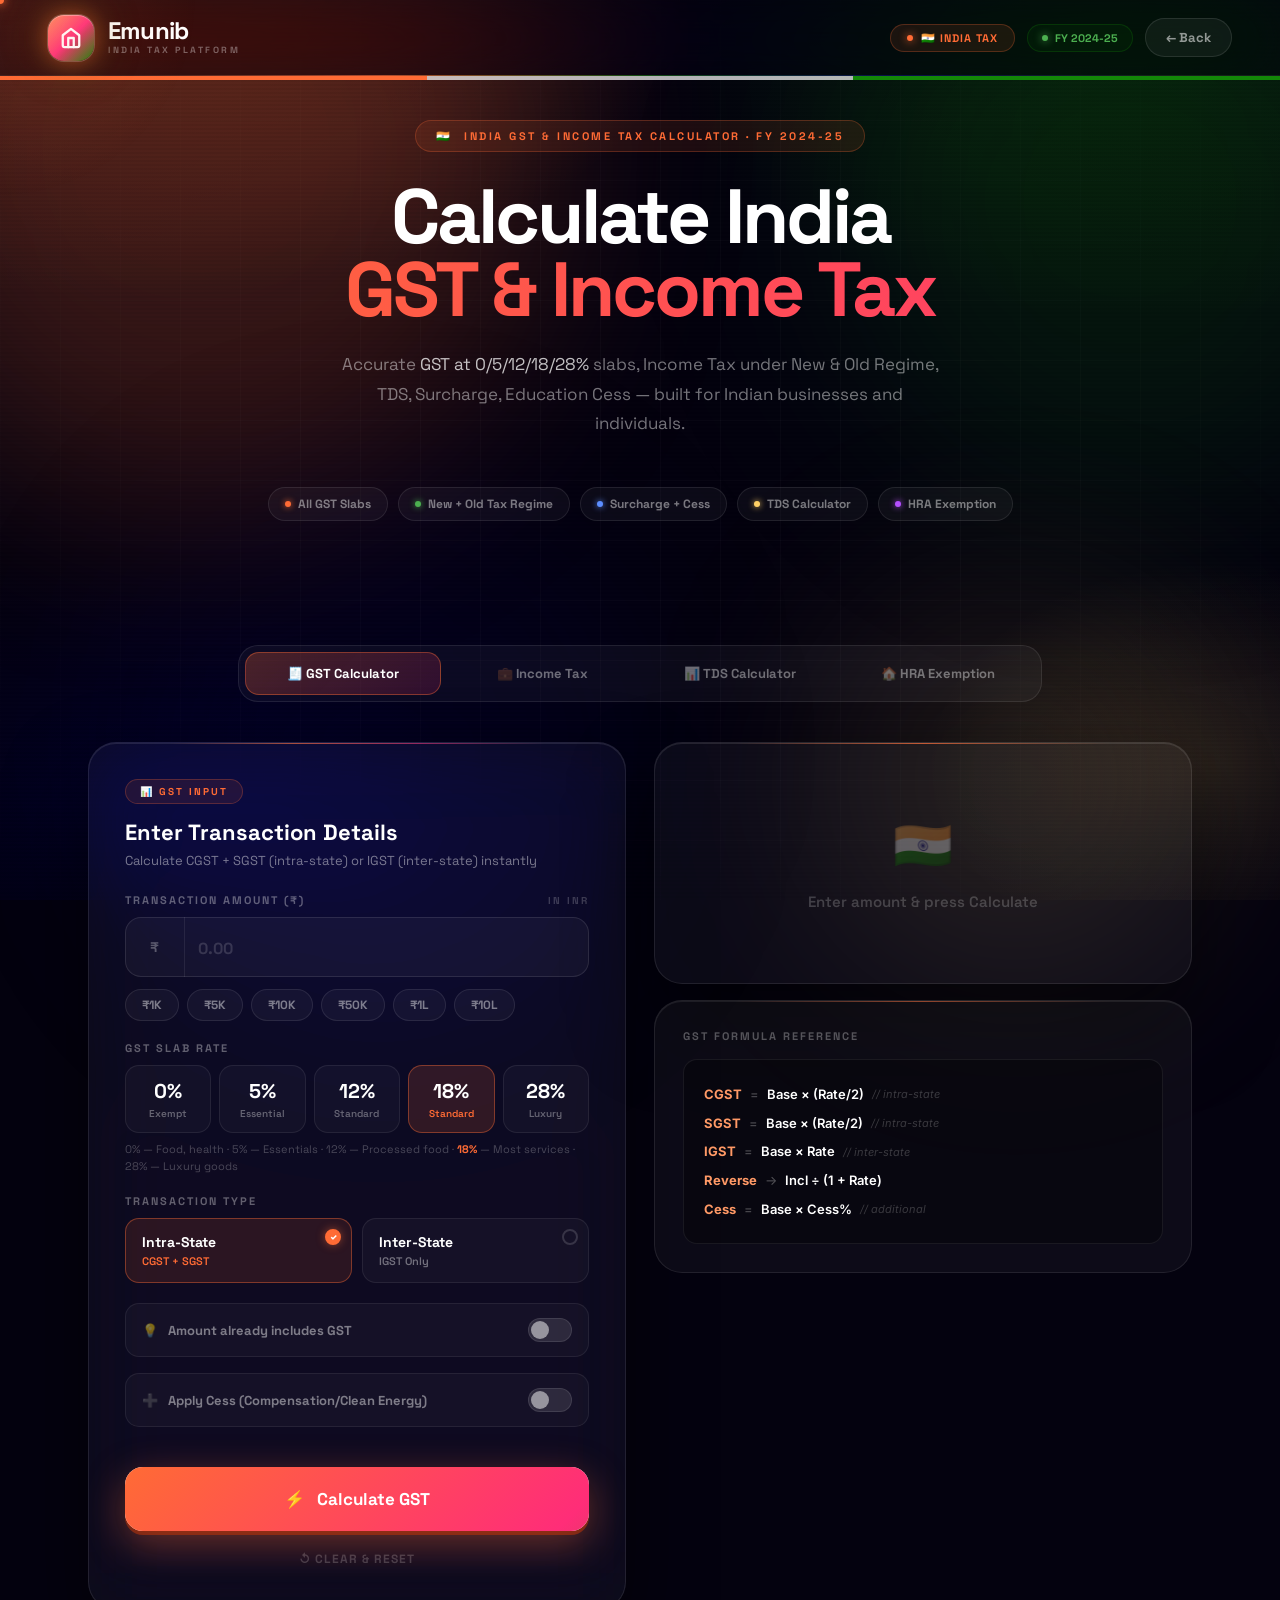
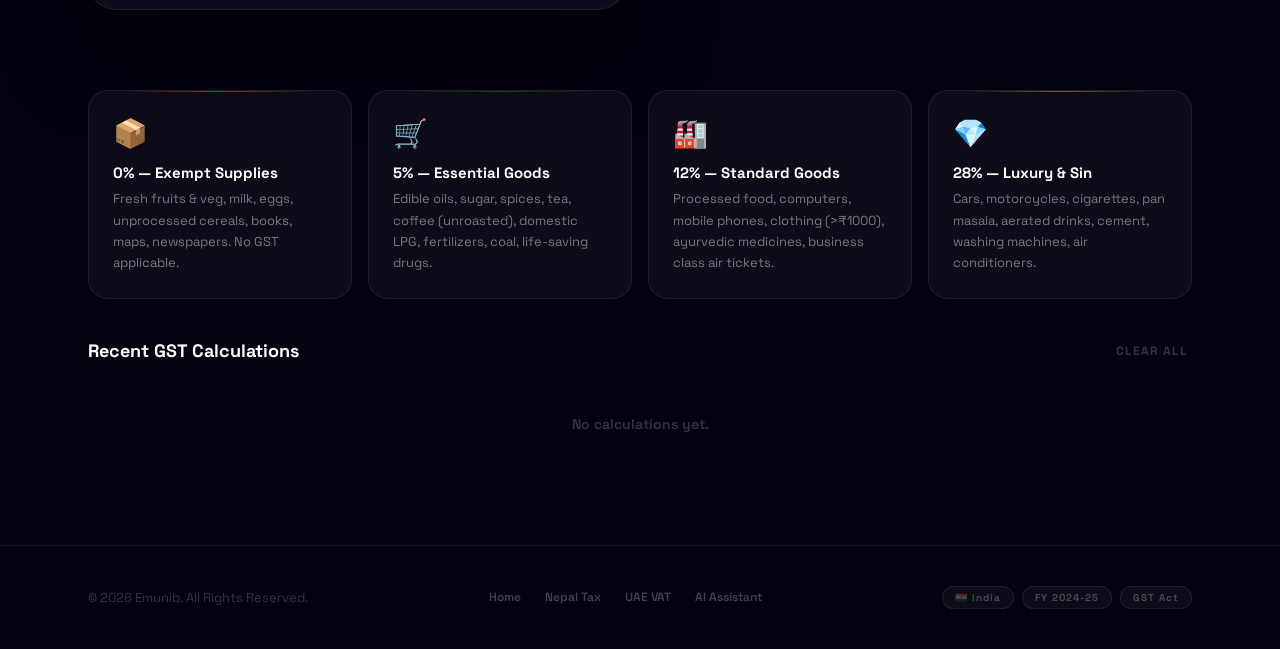
<file: india-tax.html>
<!DOCTYPE html>
<html lang="en">
<head>
<meta charset="UTF-8"/>
<meta name="viewport" content="width=device-width, initial-scale=1.0"/>
<title>India Tax Calculator — GST & Income Tax | Emunib</title>
<meta name="description" content="Calculate India GST (0/5/12/18/28%), Income Tax (New & Old Regime), TDS, Surcharge and Cess instantly."/>
<meta name="robots" content="index, follow"/>
<meta property="og:title" content="India Tax Calculator — Emunib"/>
<meta name="theme-color" content="#FF6B35"/>
<link rel="preconnect" href="https://fonts.googleapis.com"/>
<link rel="preconnect" href="https://fonts.gstatic.com" crossorigin/>
<link href="https://fonts.googleapis.com/css2?family=Inter:wght@300;400;500;600;700;800;900&family=Space+Grotesk:wght@300;400;500;600;700&display=swap" rel="stylesheet"/>

<style>
*,*::before,*::after{margin:0;padding:0;box-sizing:border-box;}
:root{
  --saffron:#FF6B35;
  --india-green:#138808;
  --navy:#000080;
  --pink:#FF2D78;
  --purple:#B44FFF;
  --cyan:#00F5FF;
  --gold:#FFD166;
  --green:#06FFA5;
  --orange:#FF7043;
  --bg:#04020F;
  --text:#ffffff;
  --text-muted:rgba(255,255,255,0.45);
  --text-dim:rgba(255,255,255,0.2);
  --glass-border:rgba(255,255,255,0.09);
  --radius-card:28px;
  --transition:0.35s cubic-bezier(0.34,1.56,0.64,1);
}
html{scroll-behavior:smooth;}
body{font-family:'Space Grotesk','Inter',sans-serif;background:var(--bg);color:var(--text);overflow-x:hidden;min-height:100vh;cursor:none;}
a{text-decoration:none;color:inherit;}
button{font-family:inherit;}

/* CURSOR */
.cursor-glow{position:fixed;width:400px;height:400px;border-radius:50%;background:radial-gradient(circle,rgba(255,107,53,0.12) 0%,transparent 70%);transform:translate(-50%,-50%);pointer-events:none;z-index:9998;transition:opacity 0.3s;will-change:transform;}
.cursor-dot{position:fixed;width:8px;height:8px;border-radius:50%;background:var(--saffron);transform:translate(-50%,-50%);pointer-events:none;z-index:9999;transition:transform 0.1s,background 0.2s;box-shadow:0 0 10px var(--saffron),0 0 20px rgba(255,107,53,0.5);}

/* PARTICLE */
#particleCanvas{position:fixed;inset:0;z-index:0;pointer-events:none;}

/* BG */
.bg-root{position:fixed;inset:0;z-index:0;pointer-events:none;}
.bg-base{position:absolute;inset:0;background:radial-gradient(ellipse 80% 60% at 10% 0%,rgba(255,107,53,0.3) 0%,transparent 55%),radial-gradient(ellipse 70% 55% at 90% 5%,rgba(19,136,8,0.2) 0%,transparent 55%),radial-gradient(ellipse 55% 50% at 5% 90%,rgba(0,0,128,0.2) 0%,transparent 55%),radial-gradient(ellipse 45% 45% at 95% 85%,rgba(255,209,102,0.14) 0%,transparent 50%),#04020F;}
.bg-grid{position:absolute;inset:0;background-image:linear-gradient(rgba(255,255,255,0.025) 1px,transparent 1px),linear-gradient(90deg,rgba(255,255,255,0.025) 1px,transparent 1px);background-size:60px 60px;mask-image:radial-gradient(ellipse 80% 80% at 50% 50%,black 30%,transparent 100%);}
.bg-vignette{position:absolute;inset:0;background:radial-gradient(ellipse 100% 100% at 50% 50%,transparent 40%,rgba(4,2,15,0.85) 100%);}
.orb{position:absolute;border-radius:50%;filter:blur(100px);animation:orbFloat ease-in-out infinite;will-change:transform;}
.orb-1{width:700px;height:700px;background:rgba(255,107,53,0.2);top:-200px;left:-150px;animation-duration:14s;}
.orb-2{width:600px;height:600px;background:rgba(19,136,8,0.15);top:-100px;right:-150px;animation-duration:18s;animation-delay:-5s;}
.orb-3{width:500px;height:500px;background:rgba(0,0,128,0.12);bottom:-100px;left:10%;animation-duration:20s;animation-delay:-9s;}
.orb-4{width:400px;height:400px;background:rgba(255,209,102,0.1);bottom:-80px;right:5%;animation-duration:16s;animation-delay:-3s;}
.scanlines{position:absolute;inset:0;background:repeating-linear-gradient(0deg,transparent,transparent 2px,rgba(0,0,0,0.04) 2px,rgba(0,0,0,0.04) 4px);}
@keyframes orbFloat{0%,100%{transform:translate(0,0) scale(1)}33%{transform:translate(40px,60px) scale(1.06)}66%{transform:translate(-30px,20px) scale(0.95)}}

/* NAV */
nav{position:fixed;top:0;left:0;right:0;z-index:200;}
.nav-inner{max-width:1400px;margin:0 auto;padding:0 48px;height:76px;display:flex;align-items:center;justify-content:space-between;background:rgba(4,2,15,0.55);backdrop-filter:blur(32px) saturate(200%);border-bottom:1px solid rgba(255,255,255,0.07);}
.nav-logo{display:flex;align-items:center;gap:14px;cursor:pointer;}
.logo-crystal{width:46px;height:46px;border-radius:16px;background:linear-gradient(135deg,#FF6B35,#FF2D78,#138808);display:flex;align-items:center;justify-content:center;box-shadow:0 0 0 1px rgba(255,255,255,0.2),0 0 24px rgba(255,107,53,0.6),0 0 50px rgba(19,136,8,0.3),inset 0 1px 0 rgba(255,255,255,0.35);animation:crystalPulse 3s ease-in-out infinite;flex-shrink:0;position:relative;overflow:hidden;}
.crystal-sheen{position:absolute;inset:0;background:linear-gradient(135deg,rgba(255,255,255,0.25) 0%,transparent 60%);border-radius:inherit;}
@keyframes crystalPulse{0%,100%{box-shadow:0 0 0 1px rgba(255,255,255,0.2),0 0 24px rgba(255,107,53,0.6),0 0 50px rgba(19,136,8,0.3),inset 0 1px 0 rgba(255,255,255,0.35)}50%{box-shadow:0 0 0 1px rgba(255,255,255,0.3),0 0 40px rgba(255,107,53,0.9),0 0 80px rgba(19,136,8,0.4),inset 0 1px 0 rgba(255,255,255,0.45)}}
.logo-wordmark{display:flex;flex-direction:column;gap:1px;}
.logo-text-main{font-size:24px;font-weight:800;letter-spacing:-0.8px;color:#fff;line-height:1;}
.logo-text-sub{font-size:9px;font-weight:700;letter-spacing:2.5px;color:rgba(255,255,255,0.35);text-transform:uppercase;}
.nav-border-glow{position:absolute;bottom:0;left:10%;right:10%;height:1px;background:linear-gradient(90deg,transparent,rgba(255,107,53,0.6),rgba(19,136,8,0.5),rgba(0,0,128,0.5),transparent);}
.nav-back{display:flex;align-items:center;gap:8px;padding:10px 20px;border-radius:100px;background:rgba(255,255,255,0.05);border:1px solid rgba(255,255,255,0.1);font-size:13px;font-weight:700;color:rgba(255,255,255,0.55);cursor:pointer;transition:all 0.3s;}
.nav-back:hover{background:rgba(255,255,255,0.1);color:#fff;}
.nav-badge{display:flex;align-items:center;gap:8px;padding:6px 16px;border-radius:100px;background:rgba(255,107,53,0.1);border:1px solid rgba(255,107,53,0.25);font-size:11px;font-weight:800;letter-spacing:1px;color:var(--saffron);}
.badge-dot{width:6px;height:6px;border-radius:50%;background:var(--saffron);box-shadow:0 0 8px var(--saffron);animation:badgeBlink 2s ease-in-out infinite;}
@keyframes badgeBlink{0%,100%{opacity:1}50%{opacity:0.45}}
.nav-right-group{display:flex;align-items:center;gap:12px;}
.status-pill{display:flex;align-items:center;gap:7px;padding:6px 14px;border-radius:100px;background:rgba(19,136,8,0.08);border:1px solid rgba(19,136,8,0.25);font-size:11px;font-weight:700;color:#4CAF50;}
.status-dot{width:6px;height:6px;border-radius:50%;background:#4CAF50;box-shadow:0 0 8px #4CAF50;animation:badgeBlink 2s ease-in-out infinite;}

/* TRICOLOR STRIPE */
.tricolor-stripe{position:fixed;top:76px;left:0;right:0;height:4px;z-index:199;display:flex;}
.tc-saffron{flex:1;background:var(--saffron);}
.tc-white{flex:1;background:rgba(255,255,255,0.7);}
.tc-green{flex:1;background:var(--india-green);}

/* PAGE HERO */
.page-hero{position:relative;z-index:1;padding:120px 48px 60px;max-width:1400px;margin:0 auto;text-align:center;}
.page-eyebrow{display:inline-flex;align-items:center;gap:12px;padding:8px 20px;border-radius:100px;background:rgba(255,107,53,0.1);border:1px solid rgba(255,107,53,0.25);font-size:11px;font-weight:800;letter-spacing:2.5px;text-transform:uppercase;color:var(--saffron);margin-bottom:28px;animation:fadeUp 0.7s 0.1s cubic-bezier(0.16,1,0.3,1) both;}
.page-title{font-size:clamp(44px,6vw,88px);font-weight:900;letter-spacing:-3px;line-height:0.95;margin-bottom:24px;font-family:'Space Grotesk',sans-serif;animation:fadeUp 0.7s 0.2s cubic-bezier(0.16,1,0.3,1) both;}
.title-main{display:block;color:#fff;}
.title-grad{display:block;background:linear-gradient(90deg,#FF6B35 0%,#FF2D78 40%,#138808 80%);background-size:300%;-webkit-background-clip:text;-webkit-text-fill-color:transparent;background-clip:text;animation:gradShift 5s linear infinite;}
@keyframes gradShift{0%{background-position:0%}100%{background-position:300%}}
.page-sub{font-size:17px;color:var(--text-muted);line-height:1.75;max-width:600px;margin:0 auto 48px;animation:fadeUp 0.7s 0.3s cubic-bezier(0.16,1,0.3,1) both;}
.page-sub em{font-style:normal;color:rgba(255,255,255,0.75);}
.feature-pills{display:flex;justify-content:center;gap:10px;flex-wrap:wrap;animation:fadeUp 0.7s 0.4s cubic-bezier(0.16,1,0.3,1) both;margin-bottom:64px;}
.fpill{display:flex;align-items:center;gap:7px;padding:8px 16px;border-radius:100px;background:rgba(255,255,255,0.04);border:1px solid rgba(255,255,255,0.09);font-size:12px;font-weight:700;color:var(--text-muted);}
.fpill-dot{width:6px;height:6px;border-radius:50%;}
@keyframes fadeUp{from{transform:translateY(24px);opacity:0}to{transform:translateY(0);opacity:1}}

/* TAB SWITCHER */
.tab-switcher{position:relative;z-index:1;max-width:900px;margin:0 auto 40px;padding:0 48px;animation:fadeUp 0.7s 0.4s cubic-bezier(0.16,1,0.3,1) both;}
.tab-nav{display:flex;gap:4px;background:rgba(255,255,255,0.04);border:1px solid rgba(255,255,255,0.09);border-radius:20px;padding:6px;}
.tab-nav-btn{flex:1;padding:12px 16px;border-radius:14px;border:none;background:transparent;cursor:pointer;transition:all 0.3s;font-family:inherit;font-size:13px;font-weight:700;color:rgba(255,255,255,0.4);}
.tab-nav-btn.active{background:linear-gradient(135deg,rgba(255,107,53,0.25),rgba(255,45,120,0.15));border:1px solid rgba(255,107,53,0.4);color:#fff;}
.tab-nav-btn:hover:not(.active){background:rgba(255,255,255,0.05);color:rgba(255,255,255,0.7);}
.tab-content{display:none;}
.tab-content.active{display:block;}

/* CALC LAYOUT */
.calc-layout{position:relative;z-index:1;max-width:1200px;margin:0 auto;padding:0 48px 80px;display:grid;grid-template-columns:1fr 1fr;gap:28px;align-items:start;}

/* GLASS PANEL */
.panel-glass{background:rgba(255,255,255,0.04);backdrop-filter:blur(40px) saturate(180%);border:1px solid var(--glass-border);border-radius:var(--radius-card);padding:36px;position:relative;overflow:hidden;box-shadow:inset 0 1px 0 rgba(255,255,255,0.1),0 40px 80px rgba(0,0,0,0.5);animation:fadeUp 0.7s 0.5s cubic-bezier(0.16,1,0.3,1) both;}
.panel-top-streak{position:absolute;top:0;left:15%;right:15%;height:1px;}
.panel-badge{display:inline-flex;align-items:center;gap:8px;padding:5px 14px;border-radius:100px;font-size:10px;font-weight:800;letter-spacing:2px;text-transform:uppercase;margin-bottom:14px;background:rgba(255,107,53,0.1);border:1px solid rgba(255,107,53,0.25);color:var(--saffron);}
.panel-badge.green-badge{background:rgba(19,136,8,0.1);border-color:rgba(19,136,8,0.3);color:#4CAF50;}
.panel-title{font-size:22px;font-weight:800;color:#fff;margin-bottom:6px;}
.panel-sub{font-size:13px;color:var(--text-muted);}

/* FIELDS */
.field-group{margin-bottom:20px;position:relative;}
.field-label{display:flex;justify-content:space-between;align-items:center;font-size:11px;font-weight:700;letter-spacing:2px;text-transform:uppercase;color:rgba(255,255,255,0.35);margin-bottom:10px;}
.field-input-wrap{position:relative;}
.field-prefix{position:absolute;left:0;top:0;bottom:0;width:60px;display:flex;align-items:center;justify-content:center;font-size:14px;font-weight:800;color:rgba(255,255,255,0.3);border-right:1px solid rgba(255,255,255,0.08);pointer-events:none;}
.field-input{width:100%;height:60px;background:rgba(255,255,255,0.04);border:1px solid rgba(255,255,255,0.1);border-radius:16px;padding-left:72px;padding-right:20px;font-size:20px;font-weight:700;color:#fff;outline:none;font-family:'Space Grotesk','Inter',sans-serif;transition:border-color 0.3s,box-shadow 0.3s,background 0.3s;-moz-appearance:textfield;}
.field-input::-webkit-outer-spin-button,.field-input::-webkit-inner-spin-button{-webkit-appearance:none;}
.field-input::placeholder{color:rgba(255,255,255,0.15);font-size:16px;}
.field-input:focus{border-color:rgba(255,107,53,0.5);box-shadow:0 0 0 3px rgba(255,107,53,0.1),0 0 30px rgba(255,107,53,0.15);background:rgba(255,107,53,0.04);}
.field-select{width:100%;height:60px;background:rgba(255,255,255,0.04);border:1px solid rgba(255,255,255,0.1);border-radius:16px;padding:0 20px;font-size:15px;font-weight:600;color:#fff;outline:none;font-family:'Space Grotesk','Inter',sans-serif;cursor:pointer;appearance:none;background-image:url("data:image/svg+xml,%3Csvg width='12' height='8' viewBox='0 0 12 8' fill='none' xmlns='http://www.w3.org/2000/svg'%3E%3Cpath d='M1 1L6 7L11 1' stroke='rgba(255,255,255,0.3)' stroke-width='2' stroke-linecap='round' stroke-linejoin='round'/%3E%3C/svg%3E");background-repeat:no-repeat;background-position:right 20px center;transition:border-color 0.3s;}
.field-select:focus{border-color:rgba(255,107,53,0.5);}
.field-select option{background:#0a0720;color:#fff;}
.field-hint{font-size:11px;color:rgba(255,255,255,0.25);margin-top:6px;line-height:1.5;}
.field-hint span{color:var(--saffron);font-weight:700;}

/* QUICK CHIPS */
.quick-chips{display:flex;gap:8px;flex-wrap:wrap;margin-top:12px;}
.chip{padding:7px 16px;border-radius:100px;background:rgba(255,255,255,0.04);border:1px solid rgba(255,255,255,0.09);font-size:12px;font-weight:700;color:var(--text-muted);cursor:pointer;transition:var(--transition);font-family:inherit;}
.chip:hover{background:rgba(255,107,53,0.12);border-color:rgba(255,107,53,0.35);color:var(--saffron);transform:translateY(-2px);}
.chip.active{background:rgba(255,107,53,0.15);border-color:rgba(255,107,53,0.4);color:var(--saffron);}

/* RADIO CARDS */
.radio-grid{display:grid;grid-template-columns:1fr 1fr;gap:10px;margin-top:10px;}
.radio-card{position:relative;padding:14px 16px;border-radius:14px;background:rgba(255,255,255,0.03);border:1px solid rgba(255,255,255,0.08);cursor:pointer;transition:var(--transition);}
.radio-card input[type="radio"]{display:none;}
.radio-card:hover{transform:translateY(-2px);}
.radio-card:has(input:checked){background:rgba(255,107,53,0.12);border-color:rgba(255,107,53,0.4);}
.rc-rate{font-size:22px;font-weight:900;color:#fff;margin-bottom:3px;}
.rc-name{font-size:11px;color:rgba(255,255,255,0.4);font-weight:600;}
.radio-card:has(input:checked) .rc-name{color:var(--saffron);}
.rc-check{position:absolute;top:10px;right:10px;width:16px;height:16px;border-radius:50%;border:2px solid rgba(255,255,255,0.15);display:flex;align-items:center;justify-content:center;font-size:8px;font-weight:900;transition:all 0.3s;}
.radio-card:has(input:checked) .rc-check{background:var(--saffron);border-color:var(--saffron);box-shadow:0 0 8px rgba(255,107,53,0.5);color:#fff;}
.rc-check::after{content:'';}
.radio-card:has(input:checked) .rc-check::after{content:'✓';display:block;}

/* GST RATE CARDS */
.gst-grid{display:grid;grid-template-columns:repeat(5,1fr);gap:8px;margin-top:10px;}
.gst-card{position:relative;padding:12px 8px;border-radius:14px;background:rgba(255,255,255,0.03);border:1px solid rgba(255,255,255,0.08);cursor:pointer;transition:var(--transition);text-align:center;}
.gst-card input[type="radio"]{display:none;}
.gst-card:has(input:checked){background:rgba(255,107,53,0.15);border-color:rgba(255,107,53,0.4);}
.gst-card-rate{font-size:20px;font-weight:900;color:#fff;margin-bottom:3px;}
.gst-card-name{font-size:10px;color:rgba(255,255,255,0.35);font-weight:600;}
.gst-card:has(input:checked) .gst-card-name{color:var(--saffron);}

/* TOGGLE */
.toggle-row{display:flex;justify-content:space-between;align-items:center;padding:14px 16px;border-radius:14px;background:rgba(255,255,255,0.03);border:1px solid rgba(255,255,255,0.07);cursor:pointer;margin-bottom:16px;transition:all 0.3s;}
.toggle-row:hover{background:rgba(255,255,255,0.06);}
.toggle-label{font-size:13px;font-weight:700;color:var(--text-muted);display:flex;align-items:center;gap:10px;}
.toggle-switch{width:44px;height:24px;border-radius:100px;background:rgba(255,255,255,0.1);border:1px solid rgba(255,255,255,0.1);position:relative;transition:all 0.3s;flex-shrink:0;}
.toggle-switch.on{background:rgba(255,107,53,0.3);border-color:rgba(255,107,53,0.5);}
.toggle-knob{position:absolute;top:2px;left:2px;width:18px;height:18px;border-radius:50%;background:rgba(255,255,255,0.5);transition:all 0.3s;}
.toggle-switch.on .toggle-knob{left:22px;background:var(--saffron);box-shadow:0 0 8px rgba(255,107,53,0.6);}
.toggle-section{display:none;animation:fadeUp 0.4s cubic-bezier(0.16,1,0.3,1) both;}
.toggle-section.show{display:block;}

/* CALC BUTTON */
.btn-calc{width:100%;height:64px;border-radius:18px;border:none;cursor:pointer;font-family:inherit;font-size:17px;font-weight:800;color:#fff;position:relative;overflow:hidden;box-shadow:0 4px 0 rgba(180,50,10,0.6),0 12px 40px rgba(255,107,53,0.4),inset 0 1px 0 rgba(255,255,255,0.15);transition:all 0.3s;margin-top:24px;}
.btn-calc-bg{position:absolute;inset:0;background:linear-gradient(135deg,#FF6B35,#FF2D78,#138808);background-size:200%;animation:btnShift 4s ease-in-out infinite;}
@keyframes btnShift{0%,100%{background-position:0% 50%}50%{background-position:100% 50%}}
.btn-calc:hover{transform:translateY(-4px) scale(1.02);box-shadow:0 8px 0 rgba(180,50,10,0.5),0 20px 60px rgba(255,107,53,0.55);}
.btn-calc-content{position:relative;z-index:1;display:flex;align-items:center;justify-content:center;gap:12px;}
.btn-calc-shine{position:absolute;inset:0;background:linear-gradient(90deg,transparent,rgba(255,255,255,0.25),transparent);transform:skewX(-20deg) translateX(-100%);animation:btnShine 3s ease-in-out infinite;}
@keyframes btnShine{0%,60%,100%{transform:skewX(-20deg) translateX(-100%)}80%{transform:skewX(-20deg) translateX(200%)}}

/* RESULT PANEL */
.result-panel{display:flex;flex-direction:column;gap:16px;animation:fadeUp 0.7s 0.6s cubic-bezier(0.16,1,0.3,1) both;}
.result-card{background:rgba(255,255,255,0.04);backdrop-filter:blur(40px) saturate(180%);border:1px solid var(--glass-border);border-radius:var(--radius-card);padding:32px;position:relative;overflow:hidden;box-shadow:inset 0 1px 0 rgba(255,255,255,0.1),0 40px 80px rgba(0,0,0,0.5);}
.result-card-streak{position:absolute;top:0;left:15%;right:15%;height:1px;background:linear-gradient(90deg,transparent,rgba(255,107,53,0.7),transparent);}
.result-empty{padding:40px 0;text-align:center;display:flex;flex-direction:column;align-items:center;gap:16px;}
.empty-icon{font-size:48px;opacity:0.3;}
.empty-text{font-size:15px;color:var(--text-dim);font-weight:600;}
.result-content{display:none;}
.result-content.show{display:block;}

/* RESULT HEADER */
.result-header{margin-bottom:28px;display:flex;justify-content:space-between;align-items:flex-start;}
.result-label-sm{font-size:10px;font-weight:700;letter-spacing:2.5px;text-transform:uppercase;color:rgba(255,255,255,0.3);margin-bottom:6px;}
.result-amount{font-size:52px;font-weight:900;letter-spacing:-2px;line-height:1;background:linear-gradient(90deg,#FF6B35,#FF2D78);-webkit-background-clip:text;-webkit-text-fill-color:transparent;background-clip:text;}
.result-badge-right{padding:8px 16px;border-radius:100px;background:rgba(255,107,53,0.12);border:1px solid rgba(255,107,53,0.3);font-size:20px;font-weight:900;color:var(--saffron);}

/* BREAKDOWN */
.breakdown-section{margin-bottom:24px;}
.breakdown-title{font-size:10px;font-weight:700;letter-spacing:2px;text-transform:uppercase;color:rgba(255,255,255,0.25);margin-bottom:14px;}
.breakdown-rows{display:flex;flex-direction:column;gap:8px;}
.breakdown-row{display:flex;justify-content:space-between;align-items:center;padding:12px 16px;border-radius:12px;background:rgba(255,255,255,0.03);border:1px solid rgba(255,255,255,0.06);transition:all 0.3s;}
.breakdown-row:hover{background:rgba(255,255,255,0.06);}
.br-label{display:flex;align-items:center;gap:10px;font-size:13px;font-weight:600;color:rgba(255,255,255,0.5);}
.br-dot{width:8px;height:8px;border-radius:50%;}
.br-val{font-size:16px;font-weight:800;}
.br-base .br-dot{background:rgba(255,255,255,0.3);}
.br-base .br-val{color:rgba(255,255,255,0.7);}
.br-saffron .br-dot{background:var(--saffron);box-shadow:0 0 6px rgba(255,107,53,0.5);}
.br-saffron .br-val{color:var(--saffron);}
.br-green-row .br-dot{background:#4CAF50;box-shadow:0 0 6px rgba(76,175,80,0.5);}
.br-green-row .br-val{color:#4CAF50;}
.br-gold-row .br-dot{background:var(--gold);box-shadow:0 0 6px rgba(255,209,102,0.5);}
.br-gold-row .br-val{color:var(--gold);}
.br-navy-row .br-dot{background:#5c8eff;box-shadow:0 0 6px rgba(92,142,255,0.5);}
.br-navy-row .br-val{color:#5c8eff;}

/* TOTAL ROW */
.total-row{padding:18px 20px;border-radius:16px;margin-top:8px;background:linear-gradient(90deg,rgba(255,107,53,0.1),rgba(19,136,8,0.08));border:1px solid rgba(255,107,53,0.25);display:flex;justify-content:space-between;align-items:center;}
.tr-label{font-size:11px;font-weight:800;letter-spacing:2px;text-transform:uppercase;color:rgba(255,255,255,0.4);}
.tr-val{font-size:28px;font-weight:900;color:#fff;}

/* SLAB TABLE */
.slab-table{width:100%;border-collapse:collapse;margin-top:16px;}
.slab-table th{font-size:10px;font-weight:700;letter-spacing:1.5px;text-transform:uppercase;color:rgba(255,255,255,0.3);padding:8px 12px;text-align:left;border-bottom:1px solid rgba(255,255,255,0.08);}
.slab-table td{font-size:13px;padding:10px 12px;color:rgba(255,255,255,0.65);border-bottom:1px solid rgba(255,255,255,0.04);}
.slab-table tr:last-child td{border-bottom:none;}
.slab-table tr:hover td{background:rgba(255,255,255,0.03);}
.slab-table .current-slab td{background:rgba(255,107,53,0.08);border-color:rgba(255,107,53,0.15);}
.slab-table .current-slab td:first-child{border-left:2px solid var(--saffron);}

/* EXPORT */
.export-row{display:flex;gap:10px;margin-top:20px;}
.btn-export{flex:1;height:48px;border-radius:14px;border:none;cursor:pointer;font-family:inherit;font-size:13px;font-weight:700;display:flex;align-items:center;justify-content:center;gap:8px;transition:var(--transition);}
.btn-export-primary{background:rgba(255,107,53,0.15);border:1px solid rgba(255,107,53,0.3);color:var(--saffron);}
.btn-export-primary:hover{background:rgba(255,107,53,0.25);transform:translateY(-3px);box-shadow:0 8px 24px rgba(255,107,53,0.2);}
.btn-export-ghost{background:rgba(255,255,255,0.04);border:1px solid rgba(255,255,255,0.1);color:rgba(255,255,255,0.45);}
.btn-export-ghost:hover{background:rgba(255,255,255,0.08);color:#fff;transform:translateY(-3px);}

/* RATE DISPLAY */
.rate-display{display:flex;gap:12px;margin-top:16px;}
.rate-box{flex:1;padding:16px;border-radius:16px;background:rgba(255,255,255,0.03);border:1px solid rgba(255,255,255,0.07);text-align:center;}
.rate-box-val{font-size:28px;font-weight:900;color:#fff;}
.rate-box-label{font-size:10px;font-weight:700;letter-spacing:1.5px;text-transform:uppercase;color:rgba(255,255,255,0.25);margin-top:4px;}
.rate-box.highlight{background:rgba(255,107,53,0.08);border-color:rgba(255,107,53,0.25);}
.rate-box.highlight .rate-box-val{background:linear-gradient(90deg,#FF6B35,#FF2D78);-webkit-background-clip:text;-webkit-text-fill-color:transparent;background-clip:text;}

/* INFO GRID */
.info-grid{position:relative;z-index:1;max-width:1200px;margin:0 auto;padding:0 48px 40px;display:grid;grid-template-columns:repeat(4,1fr);gap:16px;animation:fadeUp 0.7s 0.8s cubic-bezier(0.16,1,0.3,1) both;}
.info-card{border-radius:20px;padding:24px;background:rgba(255,255,255,0.04);border:1px solid rgba(255,255,255,0.08);position:relative;overflow:hidden;transition:var(--transition);}
.info-card:hover{transform:translateY(-6px);}
.info-card::before{content:'';position:absolute;top:0;left:15%;right:15%;height:1px;}
.info-card:nth-child(1)::before{background:linear-gradient(90deg,transparent,rgba(255,107,53,0.5),transparent);}
.info-card:nth-child(2)::before{background:linear-gradient(90deg,transparent,rgba(19,136,8,0.5),transparent);}
.info-card:nth-child(3)::before{background:linear-gradient(90deg,transparent,rgba(0,0,128,0.5),transparent);}
.info-card:nth-child(4)::before{background:linear-gradient(90deg,transparent,rgba(255,209,102,0.4),transparent);}
.ic-icon{font-size:28px;margin-bottom:12px;}
.ic-title{font-size:15px;font-weight:800;color:#fff;margin-bottom:6px;}
.ic-desc{font-size:13px;color:var(--text-muted);line-height:1.65;}

/* HISTORY */
.history-section{position:relative;z-index:1;max-width:1200px;margin:0 auto;padding:0 48px 80px;}
.section-head-row{display:flex;justify-content:space-between;align-items:center;margin-bottom:20px;}
.section-head-title{font-size:18px;font-weight:800;color:#fff;}
.clear-hist-btn{background:none;border:none;cursor:pointer;font-family:inherit;font-size:12px;font-weight:700;color:rgba(255,255,255,0.2);letter-spacing:1px;text-transform:uppercase;transition:color 0.3s;padding:4px;}
.clear-hist-btn:hover{color:var(--saffron);}
.history-list{display:flex;flex-direction:column;gap:10px;}
.history-item{display:flex;justify-content:space-between;align-items:center;padding:16px 20px;border-radius:16px;background:rgba(255,255,255,0.03);border:1px solid rgba(255,255,255,0.07);transition:all 0.3s;cursor:pointer;}
.history-item:hover{background:rgba(255,255,255,0.06);border-color:rgba(255,107,53,0.2);transform:translateX(4px);}
.hi-left{display:flex;align-items:center;gap:14px;}
.hi-num{width:32px;height:32px;border-radius:10px;background:rgba(255,107,53,0.1);border:1px solid rgba(255,107,53,0.2);display:flex;align-items:center;justify-content:center;font-size:12px;font-weight:800;color:var(--saffron);}
.hi-base{font-size:15px;font-weight:700;color:rgba(255,255,255,0.7);}
.hi-time{font-size:11px;color:rgba(255,255,255,0.25);margin-top:2px;}
.hi-right{text-align:right;}
.hi-tax{font-size:14px;font-weight:800;color:var(--saffron);}
.hi-total{font-size:12px;color:rgba(255,255,255,0.3);margin-top:2px;}
.history-empty{padding:32px;text-align:center;font-size:14px;color:rgba(255,255,255,0.2);font-weight:600;}

/* FORMULA CARD */
.formula-card{background:rgba(255,255,255,0.04);backdrop-filter:blur(40px);border:1px solid var(--glass-border);border-radius:var(--radius-card);padding:28px;position:relative;overflow:hidden;box-shadow:inset 0 1px 0 rgba(255,255,255,0.08);}
.formula-title{font-size:11px;font-weight:800;letter-spacing:2px;text-transform:uppercase;color:rgba(255,255,255,0.3);margin-bottom:16px;}
.formula-box{background:rgba(0,0,0,0.3);border:1px solid rgba(255,255,255,0.07);border-radius:14px;padding:20px;font-family:'Inter',monospace;font-size:13px;line-height:2.2;}
.f-line{display:flex;align-items:center;gap:8px;}
.f-key{color:#FF9966;font-weight:700;}
.f-op{color:rgba(255,255,255,0.3);}
.f-val{color:#fff;font-weight:600;}
.f-comment{color:rgba(255,255,255,0.2);font-size:11px;font-style:italic;}

/* COMPARISON TABLE for regimes */
.regime-compare{background:rgba(255,255,255,0.03);border:1px solid rgba(255,255,255,0.08);border-radius:18px;overflow:hidden;margin-top:16px;}
.rc-head,.rc-row{display:grid;grid-template-columns:2fr 1fr 1fr;border-bottom:1px solid rgba(255,255,255,0.06);}
.rc-row:last-child{border-bottom:none;}
.rc-head{background:rgba(255,107,53,0.06);}
.rc-head-cell,.rc-cell{padding:12px 16px;font-size:12px;}
.rc-head-cell{font-size:10px;font-weight:700;letter-spacing:1.5px;text-transform:uppercase;color:rgba(255,255,255,0.35);}
.rc-cell{color:rgba(255,255,255,0.6);font-weight:600;}
.rc-cell.hl{color:var(--saffron);font-weight:800;}
.rc-cell.good{color:#4CAF50;font-weight:800;}
.rc-row:hover .rc-cell{background:rgba(255,255,255,0.02);}

/* TOAST */
#toast{position:fixed;bottom:32px;left:50%;transform:translateX(-50%) translateY(80px);background:rgba(255,107,53,0.1);border:1px solid rgba(255,107,53,0.3);backdrop-filter:blur(20px);border-radius:16px;padding:14px 24px;display:flex;align-items:center;gap:12px;font-size:14px;font-weight:700;color:#fff;z-index:99998;transition:transform 0.4s cubic-bezier(0.34,1.56,0.64,1),opacity 0.4s ease;opacity:0;box-shadow:0 20px 60px rgba(0,0,0,0.5);}
#toast.show{transform:translateX(-50%) translateY(0);opacity:1;}

/* LOADER */
#pageLoader{position:fixed;inset:0;background:#04020F;z-index:99999;display:flex;align-items:center;justify-content:center;transition:opacity 0.6s ease;}
.loader-inner{text-align:center;}
.loader-logo{width:64px;height:64px;border-radius:22px;background:linear-gradient(135deg,#FF6B35,#FF2D78,#138808);display:flex;align-items:center;justify-content:center;margin:0 auto 16px;font-size:28px;animation:loaderPulse 1s ease-in-out infinite;box-shadow:0 0 40px rgba(255,107,53,0.5);}
@keyframes loaderPulse{0%,100%{transform:scale(1);box-shadow:0 0 40px rgba(255,107,53,0.5)}50%{transform:scale(1.1);box-shadow:0 0 70px rgba(255,107,53,0.8)}}
.loader-text{color:rgba(255,255,255,0.4);font-size:12px;font-weight:700;letter-spacing:3px;}
.loader-bar{width:40px;height:2px;background:linear-gradient(90deg,#FF6B35,#138808);border-radius:1px;margin:12px auto 0;animation:loaderBar 0.8s ease-in-out infinite alternate;}
@keyframes loaderBar{from{transform:scaleX(0.4)}to{transform:scaleX(1)}}

/* FOOTER */
.site-footer{position:relative;z-index:1;border-top:1px solid rgba(255,255,255,0.07);padding:40px 0;}
.footer-inner{max-width:1200px;margin:0 auto;padding:0 48px;display:flex;justify-content:space-between;align-items:center;}
.footer-left{font-size:13px;color:rgba(255,255,255,0.2);}
.footer-links{display:flex;gap:24px;}
.footer-links a{font-size:12px;font-weight:600;color:rgba(255,255,255,0.25);transition:color 0.3s;}
.footer-links a:hover{color:rgba(255,255,255,0.6);}
.footer-tags{display:flex;gap:8px;}
.footer-tag{padding:4px 12px;border-radius:100px;background:rgba(255,255,255,0.04);border:1px solid rgba(255,255,255,0.08);font-size:10px;font-weight:700;color:rgba(255,255,255,0.25);letter-spacing:1px;}

/* RESET */
.reset-row{text-align:center;margin-top:14px;}
.reset-btn{background:none;border:none;cursor:pointer;font-family:inherit;font-size:12px;font-weight:700;color:rgba(255,255,255,0.2);letter-spacing:1px;text-transform:uppercase;transition:color 0.3s;padding:6px;}
.reset-btn:hover{color:rgba(255,255,255,0.5);}

@media(max-width:960px){.calc-layout{grid-template-columns:1fr;gap:20px;padding:0 24px 80px;}.info-grid{grid-template-columns:1fr 1fr;padding:0 24px 40px;}.history-section{padding:0 24px 60px;}.page-hero{padding:100px 24px 40px;}.nav-inner{padding:0 20px;}.footer-inner{flex-direction:column;gap:16px;text-align:center;}.footer-links{display:none;}.gst-grid{grid-template-columns:repeat(3,1fr);}}
@media(max-width:600px){.info-grid{grid-template-columns:1fr;}.radio-grid{grid-template-columns:1fr 1fr;}.gst-grid{grid-template-columns:repeat(3,1fr);}.tab-switcher{padding:0 20px;}.rate-display{flex-wrap:wrap;}}
</style>
</head>
<body>

<!-- LOADER -->
<div id="pageLoader">
  <div class="loader-inner">
    <div class="loader-logo">🇮🇳</div>
    <div class="loader-text">EMUNIB INDIA</div>
    <div class="loader-bar"></div>
  </div>
</div>

<!-- CURSOR -->
<div class="cursor-glow" id="cursorGlow"></div>
<div class="cursor-dot" id="cursorDot"></div>

<!-- PARTICLE CANVAS -->
<canvas id="particleCanvas"></canvas>

<!-- TRICOLOR STRIPE -->
<div class="tricolor-stripe">
  <div class="tc-saffron"></div>
  <div class="tc-white"></div>
  <div class="tc-green"></div>
</div>

<!-- BACKGROUND -->
<div class="bg-root">
  <div class="bg-base"></div>
  <div class="bg-grid"></div>
  <div class="bg-vignette"></div>
  <div class="orb orb-1"></div>
  <div class="orb orb-2"></div>
  <div class="orb orb-3"></div>
  <div class="orb orb-4"></div>
  <div class="scanlines"></div>
</div>

<!-- NAV -->
<nav id="mainNav">
  <div class="nav-inner">
    <a class="nav-logo" href="index.html">
      <div class="logo-crystal">
        <div class="crystal-sheen"></div>
        <svg viewBox="0 0 24 24" fill="none" stroke="#fff" stroke-width="2.5" stroke-linecap="round" stroke-linejoin="round" width="22" height="22">
          <path d="M3 9l9-7 9 7v11a2 2 0 01-2 2H5a2 2 0 01-2-2z"/><polyline points="9 22 9 12 15 12 15 22"/>
        </svg>
      </div>
      <div class="logo-wordmark">
        <span class="logo-text-main">Emunib</span>
        <span class="logo-text-sub">India Tax Platform</span>
      </div>
    </a>
    <div class="nav-right-group">
      <div class="nav-badge"><span class="badge-dot"></span>🇮🇳 INDIA TAX</div>
      <div class="status-pill"><span class="status-dot"></span>FY 2024-25</div>
      <button class="nav-back" onclick="history.back()">← Back</button>
    </div>
  </div>
  <div class="nav-border-glow"></div>
</nav>

<!-- PAGE HERO -->
<div class="page-hero">
  <div class="page-eyebrow"><span>🇮🇳</span> INDIA GST & INCOME TAX CALCULATOR · FY 2024-25</div>
  <h1 class="page-title">
    <span class="title-main">Calculate India</span>
    <span class="title-grad">GST & Income Tax</span>
  </h1>
  <p class="page-sub">
    Accurate <em>GST at 0/5/12/18/28%</em> slabs, Income Tax under New & Old Regime,
    TDS, Surcharge, Education Cess — built for Indian businesses and individuals.
  </p>
  <div class="feature-pills">
    <div class="fpill"><span class="fpill-dot" style="background:#FF6B35;box-shadow:0 0 6px #FF6B35;"></span>All GST Slabs</div>
    <div class="fpill"><span class="fpill-dot" style="background:#4CAF50;box-shadow:0 0 6px #4CAF50;"></span>New + Old Tax Regime</div>
    <div class="fpill"><span class="fpill-dot" style="background:#5c8eff;box-shadow:0 0 6px #5c8eff;"></span>Surcharge + Cess</div>
    <div class="fpill"><span class="fpill-dot" style="background:var(--gold);box-shadow:0 0 6px var(--gold);"></span>TDS Calculator</div>
    <div class="fpill"><span class="fpill-dot" style="background:#B44FFF;box-shadow:0 0 6px #B44FFF;"></span>HRA Exemption</div>
  </div>
</div>

<!-- TAB SWITCHER -->
<div class="tab-switcher">
  <div class="tab-nav">
    <button class="tab-nav-btn active" onclick="switchTab('gst')">🧾 GST Calculator</button>
    <button class="tab-nav-btn" onclick="switchTab('income')">💼 Income Tax</button>
    <button class="tab-nav-btn" onclick="switchTab('tds')">📊 TDS Calculator</button>
    <button class="tab-nav-btn" onclick="switchTab('hra')">🏠 HRA Exemption</button>
  </div>
</div>

<!-- ═══════════════════════════════ GST TAB ═══════════════════════════════ -->
<div id="tab-gst" class="tab-content active">
<div class="calc-layout">

  <!-- INPUT -->
  <div class="panel-glass">
    <div class="panel-top-streak" style="background:linear-gradient(90deg,transparent,rgba(255,107,53,0.6),rgba(255,45,120,0.5),transparent);"></div>
    <div class="panel-badge">📊 GST INPUT</div>
    <div class="panel-title">Enter Transaction Details</div>
    <div class="panel-sub">Calculate CGST + SGST (intra-state) or IGST (inter-state) instantly</div>

    <div class="field-group" style="margin-top:24px;">
      <div class="field-label"><span>Transaction Amount (₹)</span><span style="font-size:10px;color:rgba(255,255,255,0.2);">IN INR</span></div>
      <div class="field-input-wrap">
        <div class="field-prefix">₹</div>
        <input type="number" id="gstAmountInput" class="field-input" placeholder="0.00" min="0" step="1" oninput="onGstInput()"/>
      </div>
      <div class="quick-chips">
        <button class="chip" onclick="setGstAmount(1000)">₹1K</button>
        <button class="chip" onclick="setGstAmount(5000)">₹5K</button>
        <button class="chip" onclick="setGstAmount(10000)">₹10K</button>
        <button class="chip" onclick="setGstAmount(50000)">₹50K</button>
        <button class="chip" onclick="setGstAmount(100000)">₹1L</button>
        <button class="chip" onclick="setGstAmount(1000000)">₹10L</button>
      </div>
    </div>

    <div class="field-group">
      <div class="field-label"><span>GST Slab Rate</span></div>
      <div class="gst-grid">
        <label class="gst-card"><input type="radio" name="gstRate" value="0"/><div class="gst-card-rate">0%</div><div class="gst-card-name">Exempt</div></label>
        <label class="gst-card"><input type="radio" name="gstRate" value="5"/><div class="gst-card-rate">5%</div><div class="gst-card-name">Essential</div></label>
        <label class="gst-card"><input type="radio" name="gstRate" value="12" id="gst12check"/><div class="gst-card-rate">12%</div><div class="gst-card-name">Standard</div></label>
        <label class="gst-card"><input type="radio" name="gstRate" value="18" checked/><div class="gst-card-rate">18%</div><div class="gst-card-name">Standard</div></label>
        <label class="gst-card"><input type="radio" name="gstRate" value="28"/><div class="gst-card-rate">28%</div><div class="gst-card-name">Luxury</div></label>
      </div>
      <div class="field-hint" style="margin-top:8px;">0% — Food, health · 5% — Essentials · 12% — Processed food · <span>18%</span> — Most services · 28% — Luxury goods</div>
    </div>

    <div class="field-group">
      <div class="field-label"><span>Transaction Type</span></div>
      <div class="radio-grid">
        <label class="radio-card"><input type="radio" name="gstType" value="intra" checked/><div class="rc-rate" style="font-size:14px;">Intra-State</div><div class="rc-name">CGST + SGST</div><div class="rc-check"></div></label>
        <label class="radio-card"><input type="radio" name="gstType" value="inter"/><div class="rc-rate" style="font-size:14px;">Inter-State</div><div class="rc-name">IGST Only</div><div class="rc-check"></div></label>
      </div>
    </div>

    <div class="toggle-row" id="gstInclusiveToggle" onclick="toggleGstInclusive()">
      <div class="toggle-label"><span>💡</span> Amount already includes GST</div>
      <div class="toggle-switch" id="gstInclusiveSwitch"><div class="toggle-knob"></div></div>
    </div>

    <div class="toggle-row" id="cessToggle" onclick="toggleCess()">
      <div class="toggle-label"><span>➕</span> Apply Cess (Compensation/Clean Energy)</div>
      <div class="toggle-switch" id="cessSwitch"><div class="toggle-knob"></div></div>
    </div>
    <div class="toggle-section" id="cessSection">
      <div class="field-group" style="margin-bottom:0;">
        <div class="field-label"><span>Cess Rate (%)</span></div>
        <div class="field-input-wrap">
          <div class="field-prefix">%</div>
          <input type="number" id="cessInput" class="field-input" placeholder="0.00" min="0" max="50" step="0.1"/>
        </div>
        <div class="field-hint">GST Compensation Cess applies on <span>pan masala, tobacco, coal, luxury cars</span></div>
      </div>
    </div>

    <button class="btn-calc" onclick="calculateGST()">
      <div class="btn-calc-bg"></div>
      <div class="btn-calc-content"><span>⚡</span><span>Calculate GST</span></div>
      <div class="btn-calc-shine"></div>
    </button>
    <div class="reset-row"><button class="reset-btn" onclick="resetGST()">↺ Clear & Reset</button></div>
  </div>

  <!-- RESULT -->
  <div class="result-panel">
    <div class="result-card">
      <div class="result-card-streak"></div>
      <div class="result-empty" id="gstResultEmpty">
        <div class="empty-icon">🇮🇳</div>
        <div class="empty-text">Enter amount & press Calculate</div>
      </div>
      <div class="result-content" id="gstResultContent">
        <div class="result-header">
          <div>
            <div class="result-label-sm">TOTAL GST AMOUNT</div>
            <div class="result-amount" id="gstResultMain">₹0</div>
          </div>
          <div class="result-badge-right" id="gstRateBadge">18%</div>
        </div>
        <div class="breakdown-section">
          <div class="breakdown-title">GST BREAKDOWN</div>
          <div class="breakdown-rows">
            <div class="breakdown-row br-base"><div class="br-label"><div class="br-dot"></div>Base Amount (Taxable Value)</div><div class="br-val" id="gstBase">₹0</div></div>
            <div class="breakdown-row br-saffron" id="cgstRow"><div class="br-label"><div class="br-dot"></div>CGST (<span id="cgstRateLbl">9%</span>)</div><div class="br-val" id="cgstAmt">₹0</div></div>
            <div class="breakdown-row br-green-row" id="sgstRow"><div class="br-label"><div class="br-dot"></div>SGST / UTGST (<span id="sgstRateLbl">9%</span>)</div><div class="br-val" id="sgstAmt">₹0</div></div>
            <div class="breakdown-row br-navy-row" id="igstRow" style="display:none;"><div class="br-label"><div class="br-dot"></div>IGST (<span id="igstRateLbl">18%</span>)</div><div class="br-val" id="igstAmt">₹0</div></div>
            <div class="breakdown-row br-gold-row" id="cessRow" style="display:none;"><div class="br-label"><div class="br-dot"></div>GST Cess (<span id="cessRateLbl">0%</span>)</div><div class="br-val" id="cessAmt">₹0</div></div>
          </div>
        </div>
        <div class="total-row">
          <div class="tr-label">TOTAL INVOICE VALUE</div>
          <div class="tr-val" id="gstTotal">₹0</div>
        </div>
        <div class="rate-display">
          <div class="rate-box"><div class="rate-box-val" id="gstEffRate">18%</div><div class="rate-box-label">GST Rate</div></div>
          <div class="rate-box"><div class="rate-box-val" id="gstTaxBurden">0%</div><div class="rate-box-label">Tax on Invoice</div></div>
          <div class="rate-box highlight"><div class="rate-box-val" id="gstPerc">0%</div><div class="rate-box-label">% of Base</div></div>
        </div>
        <div class="export-row">
          <button class="btn-export btn-export-primary" onclick="copyGSTResult()">📋 Copy Results</button>
          <button class="btn-export btn-export-ghost" onclick="window.print()">🖨️ Print PDF</button>
        </div>
      </div>
    </div>

    <!-- GST Formula Reference -->
    <div class="formula-card">
      <div style="position:absolute;top:0;left:15%;right:15%;height:1px;background:linear-gradient(90deg,transparent,rgba(255,107,53,0.5),transparent);"></div>
      <div class="formula-title">GST FORMULA REFERENCE</div>
      <div class="formula-box">
        <div class="f-line"><span class="f-key">CGST</span><span class="f-op">=</span><span class="f-val">Base × (Rate/2)</span><span class="f-comment"> // intra-state</span></div>
        <div class="f-line"><span class="f-key">SGST</span><span class="f-op">=</span><span class="f-val">Base × (Rate/2)</span><span class="f-comment"> // intra-state</span></div>
        <div class="f-line"><span class="f-key">IGST</span><span class="f-op">=</span><span class="f-val">Base × Rate</span><span class="f-comment"> // inter-state</span></div>
        <div class="f-line"><span class="f-key">Reverse</span><span class="f-op">→</span><span class="f-val">Incl ÷ (1 + Rate)</span></div>
        <div class="f-line"><span class="f-key">Cess</span><span class="f-op">=</span><span class="f-val">Base × Cess%</span><span class="f-comment"> // additional</span></div>
      </div>
    </div>
  </div>
</div>

<!-- GST INFO CARDS -->
<div class="info-grid">
  <div class="info-card"><div class="ic-icon">📦</div><div class="ic-title">0% — Exempt Supplies</div><div class="ic-desc">Fresh fruits & veg, milk, eggs, unprocessed cereals, books, maps, newspapers. No GST applicable.</div></div>
  <div class="info-card"><div class="ic-icon">🛒</div><div class="ic-title">5% — Essential Goods</div><div class="ic-desc">Edible oils, sugar, spices, tea, coffee (unroasted), domestic LPG, fertilizers, coal, life-saving drugs.</div></div>
  <div class="info-card"><div class="ic-icon">🏭</div><div class="ic-title">12% — Standard Goods</div><div class="ic-desc">Processed food, computers, mobile phones, clothing (>₹1000), ayurvedic medicines, business class air tickets.</div></div>
  <div class="info-card"><div class="ic-icon">💎</div><div class="ic-title">28% — Luxury & Sin</div><div class="ic-desc">Cars, motorcycles, cigarettes, pan masala, aerated drinks, cement, washing machines, air conditioners.</div></div>
</div>

<!-- GST HISTORY -->
<div class="history-section">
  <div class="section-head-row">
    <div class="section-head-title">Recent GST Calculations</div>
    <button class="clear-hist-btn" onclick="clearGSTHistory()">Clear All</button>
  </div>
  <div class="history-list" id="gstHistoryList">
    <div class="history-empty" id="gstHistoryEmpty">No calculations yet.</div>
  </div>
</div>
</div>

<!-- ═══════════════════════════════ INCOME TAX TAB ═══════════════════════════════ -->
<div id="tab-income" class="tab-content">
<div class="calc-layout">

  <!-- INPUT -->
  <div class="panel-glass">
    <div class="panel-top-streak" style="background:linear-gradient(90deg,transparent,rgba(19,136,8,0.6),rgba(255,107,53,0.5),transparent);"></div>
    <div class="panel-badge panel-badge green-badge">💼 INCOME TAX</div>
    <div class="panel-title">Enter Income Details</div>
    <div class="panel-sub">New Regime (default FY 2024-25) or Old Regime with deductions</div>

    <div class="field-group" style="margin-top:24px;">
      <div class="field-label"><span>Annual Gross Income (₹)</span><span style="font-size:10px;color:rgba(255,255,255,0.2);">BEFORE DEDUCTIONS</span></div>
      <div class="field-input-wrap">
        <div class="field-prefix">₹</div>
        <input type="number" id="incomeInput" class="field-input" placeholder="0.00" min="0" step="1000" oninput="onIncomeInput()"/>
      </div>
      <div class="quick-chips">
        <button class="chip" onclick="setIncome(500000)">₹5L</button>
        <button class="chip" onclick="setIncome(700000)">₹7L</button>
        <button class="chip" onclick="setIncome(1000000)">₹10L</button>
        <button class="chip" onclick="setIncome(1500000)">₹15L</button>
        <button class="chip" onclick="setIncome(2000000)">₹20L</button>
        <button class="chip" onclick="setIncome(5000000)">₹50L</button>
      </div>
    </div>

    <div class="field-group">
      <div class="field-label"><span>Tax Regime</span></div>
      <div class="radio-grid">
        <label class="radio-card"><input type="radio" name="taxRegime" value="new" checked/><div class="rc-rate" style="font-size:13px;">New Regime</div><div class="rc-name">FY 2024-25 Default · Higher Std Deduction</div><div class="rc-check"></div></label>
        <label class="radio-card"><input type="radio" name="taxRegime" value="old"/><div class="rc-rate" style="font-size:13px;">Old Regime</div><div class="rc-name">With 80C, 80D, HRA deductions</div><div class="rc-check"></div></label>
      </div>
    </div>

    <div class="field-group">
      <div class="field-label"><span>Taxpayer Category</span></div>
      <select class="field-select" id="taxpayerCategory">
        <option value="individual">Individual (Below 60 yrs)</option>
        <option value="senior">Senior Citizen (60-80 yrs)</option>
        <option value="supersenior">Super Senior Citizen (80+ yrs)</option>
      </select>
    </div>

    <!-- Old Regime Deductions -->
    <div class="toggle-row" id="deductionToggle" onclick="toggleDeductions()">
      <div class="toggle-label"><span>🔖</span> Old Regime Deductions (80C, 80D, HRA, etc.)</div>
      <div class="toggle-switch" id="deductionSwitch"><div class="toggle-knob"></div></div>
    </div>
    <div class="toggle-section" id="deductionSection">
      <div class="field-group">
        <div class="field-label"><span>Section 80C (Max ₹1.5L)</span></div>
        <div class="field-input-wrap"><div class="field-prefix">₹</div><input type="number" id="deduct80c" class="field-input" placeholder="0" min="0" max="150000" step="1000"/></div>
        <div class="field-hint">LIC, PPF, ELSS, EPF, NSC, school fees etc. Max ₹1,50,000</div>
      </div>
      <div class="field-group">
        <div class="field-label"><span>Section 80D Health Insurance (Max ₹75K)</span></div>
        <div class="field-input-wrap"><div class="field-prefix">₹</div><input type="number" id="deduct80d" class="field-input" placeholder="0" min="0" max="75000" step="1000"/></div>
      </div>
      <div class="field-group">
        <div class="field-label"><span>HRA Exemption</span></div>
        <div class="field-input-wrap"><div class="field-prefix">₹</div><input type="number" id="deductHra" class="field-input" placeholder="0" min="0" step="1000"/></div>
      </div>
      <div class="field-group">
        <div class="field-label"><span>Section 80TTA / 80TTB (Savings Interest)</span></div>
        <div class="field-input-wrap"><div class="field-prefix">₹</div><input type="number" id="deduct80tta" class="field-input" placeholder="0" min="0" max="50000" step="1000"/></div>
      </div>
      <div class="field-group">
        <div class="field-label"><span>Home Loan Interest (Section 24b)</span></div>
        <div class="field-input-wrap"><div class="field-prefix">₹</div><input type="number" id="deductHomeLoan" class="field-input" placeholder="0" min="0" max="200000" step="1000"/></div>
        <div class="field-hint">Max deduction ₹2,00,000 for self-occupied property</div>
      </div>
      <div class="field-group" style="margin-bottom:0;">
        <div class="field-label"><span>Other Deductions (80G, NPS, etc.)</span></div>
        <div class="field-input-wrap"><div class="field-prefix">₹</div><input type="number" id="deductOther" class="field-input" placeholder="0" min="0" step="1000"/></div>
      </div>
    </div>

    <button class="btn-calc" onclick="calculateIncomeTax()">
      <div class="btn-calc-bg"></div>
      <div class="btn-calc-content"><span>💼</span><span>Calculate Income Tax</span></div>
      <div class="btn-calc-shine"></div>
    </button>
    <div class="reset-row"><button class="reset-btn" onclick="resetIncomeTax()">↺ Clear & Reset</button></div>
  </div>

  <!-- RESULT -->
  <div class="result-panel">
    <div class="result-card">
      <div class="result-card-streak" style="background:linear-gradient(90deg,transparent,rgba(19,136,8,0.7),transparent);"></div>
      <div class="result-empty" id="incomeResultEmpty">
        <div class="empty-icon">💼</div>
        <div class="empty-text">Enter income & press Calculate</div>
      </div>
      <div class="result-content" id="incomeResultContent">
        <div class="result-header">
          <div>
            <div class="result-label-sm">TOTAL TAX PAYABLE</div>
            <div class="result-amount" id="incomeTaxResult" style="background:linear-gradient(90deg,#138808,#4CAF50);-webkit-background-clip:text;-webkit-text-fill-color:transparent;background-clip:text;">₹0</div>
          </div>
          <div class="result-badge-right" id="taxRegimeBadge" style="background:rgba(19,136,8,0.12);border-color:rgba(19,136,8,0.3);color:#4CAF50;">New</div>
        </div>

        <div class="breakdown-section">
          <div class="breakdown-title">INCOME TAX BREAKDOWN</div>
          <div class="breakdown-rows">
            <div class="breakdown-row br-base"><div class="br-label"><div class="br-dot"></div>Gross Income</div><div class="br-val" id="itGrossIncome">₹0</div></div>
            <div class="breakdown-row br-green-row"><div class="br-label"><div class="br-dot"></div>Standard Deduction</div><div class="br-val" id="itStdDeduction">₹0</div></div>
            <div class="breakdown-row br-gold-row" id="itOtherDeductRow" style="display:none;"><div class="br-label"><div class="br-dot"></div>Other Deductions (80C, 80D, etc.)</div><div class="br-val" id="itOtherDeductions">₹0</div></div>
            <div class="breakdown-row br-navy-row"><div class="br-label"><div class="br-dot"></div>Taxable Income</div><div class="br-val" id="itTaxableIncome">₹0</div></div>
            <div class="breakdown-row br-saffron"><div class="br-label"><div class="br-dot"></div>Basic Tax</div><div class="br-val" id="itBasicTax">₹0</div></div>
            <div class="breakdown-row br-gold-row" id="itSurchargeRow" style="display:none;"><div class="br-label"><div class="br-dot"></div>Surcharge</div><div class="br-val" id="itSurcharge">₹0</div></div>
            <div class="breakdown-row br-green-row"><div class="br-label"><div class="br-dot"></div>Education Cess (4%)</div><div class="br-val" id="itCess">₹0</div></div>
          </div>
        </div>

        <div class="total-row" style="background:linear-gradient(90deg,rgba(19,136,8,0.1),rgba(255,107,53,0.08));border-color:rgba(19,136,8,0.25);">
          <div class="tr-label">NET TAX PAYABLE (AFTER REBATE)</div>
          <div class="tr-val" id="itFinalTax">₹0</div>
        </div>

        <div class="rate-display">
          <div class="rate-box"><div class="rate-box-val" id="itEffRate">0%</div><div class="rate-box-label">Effective Rate</div></div>
          <div class="rate-box"><div class="rate-box-val" id="itMarginalRate">0%</div><div class="rate-box-label">Marginal Rate</div></div>
          <div class="rate-box highlight" style="background:rgba(19,136,8,0.08);border-color:rgba(19,136,8,0.25);">
            <div class="rate-box-val" id="itTakeHome" style="background:linear-gradient(90deg,#138808,#4CAF50);-webkit-background-clip:text;-webkit-text-fill-color:transparent;background-clip:text;">₹0</div>
            <div class="rate-box-label">Monthly Take-Home</div>
          </div>
        </div>

        <!-- Slab breakdown table -->
        <div style="margin-top:20px;">
          <div class="breakdown-title">TAX SLAB CALCULATION</div>
          <table class="slab-table" id="slabTable">
            <thead><tr><th>Income Range</th><th>Rate</th><th>Tax Amount</th></tr></thead>
            <tbody id="slabTableBody"></tbody>
          </table>
        </div>

        <!-- Regime comparison -->
        <div style="margin-top:20px;">
          <div class="breakdown-title">REGIME COMPARISON</div>
          <div class="regime-compare">
            <div class="rc-head"><div class="rc-head-cell">Metric</div><div class="rc-head-cell">New Regime</div><div class="rc-head-cell">Old Regime</div></div>
            <div class="rc-row"><div class="rc-cell">Std Deduction</div><div class="rc-cell hl" id="cmpNewStd">₹75,000</div><div class="rc-cell" id="cmpOldStd">₹50,000</div></div>
            <div class="rc-row"><div class="rc-cell">Taxable Income</div><div class="rc-cell" id="cmpNewTaxable">—</div><div class="rc-cell" id="cmpOldTaxable">—</div></div>
            <div class="rc-row"><div class="rc-cell">Tax Payable</div><div class="rc-cell" id="cmpNewTax">—</div><div class="rc-cell" id="cmpOldTax">—</div></div>
            <div class="rc-row"><div class="rc-cell">Recommended</div><div class="rc-cell" id="cmpNewRec">—</div><div class="rc-cell" id="cmpOldRec">—</div></div>
          </div>
        </div>

        <div class="export-row">
          <button class="btn-export btn-export-primary" onclick="copyIncomeResult()" style="background:rgba(19,136,8,0.15);border-color:rgba(19,136,8,0.3);color:#4CAF50;">📋 Copy Results</button>
          <button class="btn-export btn-export-ghost" onclick="window.print()">🖨️ Print PDF</button>
        </div>
      </div>
    </div>

    <!-- New Regime Slab Reference -->
    <div class="formula-card">
      <div style="position:absolute;top:0;left:15%;right:15%;height:1px;background:linear-gradient(90deg,transparent,rgba(19,136,8,0.5),transparent);"></div>
      <div class="formula-title">NEW REGIME SLABS FY 2024-25</div>
      <div class="formula-box">
        <div class="f-line"><span class="f-key">0 – 3L</span><span class="f-op">→</span><span class="f-val">0% (Nil)</span></div>
        <div class="f-line"><span class="f-key">3L – 7L</span><span class="f-op">→</span><span class="f-val">5%</span><span class="f-comment"> + 87A Rebate if ≤7L</span></div>
        <div class="f-line"><span class="f-key">7L – 10L</span><span class="f-op">→</span><span class="f-val">10%</span></div>
        <div class="f-line"><span class="f-key">10L – 12L</span><span class="f-op">→</span><span class="f-val">15%</span></div>
        <div class="f-line"><span class="f-key">12L – 15L</span><span class="f-op">→</span><span class="f-val">20%</span></div>
        <div class="f-line"><span class="f-key">Above 15L</span><span class="f-op">→</span><span class="f-val">30%</span></div>
        <div class="f-line"><span class="f-key">Cess</span><span class="f-op">→</span><span class="f-val">4% on tax</span><span class="f-comment"> (Health + Education)</span></div>
      </div>
    </div>
  </div>
</div>

<!-- Income Tax History -->
<div class="history-section">
  <div class="section-head-row">
    <div class="section-head-title">Recent Income Tax Calculations</div>
    <button class="clear-hist-btn" onclick="clearIncomeHistory()">Clear All</button>
  </div>
  <div class="history-list" id="incomeHistoryList">
    <div class="history-empty" id="incomeHistoryEmpty">No calculations yet.</div>
  </div>
</div>
</div>

<!-- ═══════════════════════════════ TDS TAB ═══════════════════════════════ -->
<div id="tab-tds" class="tab-content">
<div class="calc-layout">
  <div class="panel-glass">
    <div class="panel-top-streak" style="background:linear-gradient(90deg,transparent,rgba(92,142,255,0.6),transparent);"></div>
    <div class="panel-badge" style="background:rgba(92,142,255,0.1);border-color:rgba(92,142,255,0.25);color:#5c8eff;">📊 TDS CALCULATOR</div>
    <div class="panel-title">Calculate TDS</div>
    <div class="panel-sub">Tax Deducted at Source — Section-wise rates as per Income Tax Act</div>

    <div class="field-group" style="margin-top:24px;">
      <div class="field-label"><span>Payment Amount (₹)</span></div>
      <div class="field-input-wrap">
        <div class="field-prefix">₹</div>
        <input type="number" id="tdsAmtInput" class="field-input" placeholder="0.00" min="0" step="1000"/>
      </div>
      <div class="quick-chips">
        <button class="chip" onclick="document.getElementById('tdsAmtInput').value=10000">₹10K</button>
        <button class="chip" onclick="document.getElementById('tdsAmtInput').value=50000">₹50K</button>
        <button class="chip" onclick="document.getElementById('tdsAmtInput').value=100000">₹1L</button>
        <button class="chip" onclick="document.getElementById('tdsAmtInput').value=500000">₹5L</button>
        <button class="chip" onclick="document.getElementById('tdsAmtInput').value=1000000">₹10L</button>
      </div>
    </div>

    <div class="field-group">
      <div class="field-label"><span>TDS Section</span></div>
      <select class="field-select" id="tdsSectionSelect">
        <option value="192" data-rate="0" data-thresh="250000">192 — Salary (Slab Rate)</option>
        <option value="193" data-rate="10" data-thresh="5000">193 — Interest on Securities (10%)</option>
        <option value="194" data-rate="10" data-thresh="2500">194 — Dividend (10%)</option>
        <option value="194A" data-rate="10" data-thresh="40000">194A — Interest other than Securities (10%)</option>
        <option value="194B" data-rate="30" data-thresh="10000">194B — Lottery/Crossword (30%)</option>
        <option value="194C" data-rate="1" data-thresh="30000">194C — Contractor (1% Individual / 2% Others)</option>
        <option value="194D" data-rate="5" data-thresh="15000">194D — Insurance Commission (5%)</option>
        <option value="194H" data-rate="5" data-thresh="15000">194H — Commission/Brokerage (5%)</option>
        <option value="194I" data-rate="10" data-thresh="240000">194I — Rent (10% Plant/Equip 2%)</option>
        <option value="194J" data-rate="10" data-thresh="30000">194J — Professional/Technical Services (10%)</option>
        <option value="194LA" data-rate="10" data-thresh="250000">194LA — Compensation on Land Acquisition (10%)</option>
        <option value="194N" data-rate="2" data-thresh="10000000">194N — Cash Withdrawal > ₹1Cr (2%)</option>
        <option value="194Q" data-rate="0.1" data-thresh="5000000">194Q — Purchase of Goods (0.1%)</option>
        <option value="206C" data-rate="1" data-thresh="0">206C — TCS on Sale of Goods (1%)</option>
      </select>
    </div>

    <div class="field-group">
      <div class="field-label"><span>Deductee Type</span></div>
      <div class="radio-grid">
        <label class="radio-card"><input type="radio" name="tdsDeductee" value="resident" checked/><div class="rc-rate" style="font-size:13px;">Resident</div><div class="rc-name">PAN available</div><div class="rc-check"></div></label>
        <label class="radio-card"><input type="radio" name="tdsDeductee" value="nopan"/><div class="rc-rate" style="font-size:13px;">No PAN</div><div class="rc-name">Higher 20% rate</div><div class="rc-check"></div></label>
      </div>
    </div>

    <div class="toggle-row" id="tdsInclToggle" onclick="toggleTdsInclusive()">
      <div class="toggle-label"><span>💡</span> Amount is TDS-inclusive (gross up)</div>
      <div class="toggle-switch" id="tdsInclSwitch"><div class="toggle-knob"></div></div>
    </div>

    <button class="btn-calc" onclick="calculateTDS()" style="background:none;">
      <div class="btn-calc-bg" style="background:linear-gradient(135deg,#5c8eff,#B44FFF);"></div>
      <div class="btn-calc-content"><span>📊</span><span>Calculate TDS</span></div>
      <div class="btn-calc-shine"></div>
    </button>
    <div class="reset-row"><button class="reset-btn" onclick="resetTDS()">↺ Clear & Reset</button></div>
  </div>

  <div class="result-panel">
    <div class="result-card">
      <div class="result-card-streak" style="background:linear-gradient(90deg,transparent,rgba(92,142,255,0.7),transparent);"></div>
      <div class="result-empty" id="tdsResultEmpty"><div class="empty-icon">📊</div><div class="empty-text">Enter details & press Calculate</div></div>
      <div class="result-content" id="tdsResultContent">
        <div class="result-header">
          <div>
            <div class="result-label-sm">TDS AMOUNT</div>
            <div class="result-amount" id="tdsResultMain" style="background:linear-gradient(90deg,#5c8eff,#B44FFF);-webkit-background-clip:text;-webkit-text-fill-color:transparent;background-clip:text;">₹0</div>
          </div>
          <div class="result-badge-right" id="tdsSectionBadge" style="background:rgba(92,142,255,0.12);border-color:rgba(92,142,255,0.3);color:#5c8eff;">194J</div>
        </div>
        <div class="breakdown-section">
          <div class="breakdown-title">TDS BREAKDOWN</div>
          <div class="breakdown-rows">
            <div class="breakdown-row br-base"><div class="br-label"><div class="br-dot"></div>Gross Payment</div><div class="br-val" id="tdsGross">₹0</div></div>
            <div class="breakdown-row br-navy-row"><div class="br-label"><div class="br-dot"></div>TDS Rate Applied</div><div class="br-val" id="tdsRateApplied">0%</div></div>
            <div class="breakdown-row br-saffron"><div class="br-label"><div class="br-dot"></div>TDS Amount</div><div class="br-val" id="tdsDedAmount">₹0</div></div>
            <div class="breakdown-row br-green-row"><div class="br-label"><div class="br-dot"></div>Net Payment to Deductee</div><div class="br-val" id="tdsNet">₹0</div></div>
          </div>
        </div>
        <div class="total-row" style="background:linear-gradient(90deg,rgba(92,142,255,0.1),rgba(180,79,255,0.08));border-color:rgba(92,142,255,0.25);">
          <div class="tr-label">TDS PAYABLE TO GOVT</div>
          <div class="tr-val" id="tdsFinalPayable">₹0</div>
        </div>
        <div class="rate-display">
          <div class="rate-box"><div class="rate-box-val" id="tdsSectionDisplay">—</div><div class="rate-box-label">Section</div></div>
          <div class="rate-box"><div class="rate-box-val" id="tdsThreshDisplay">₹0</div><div class="rate-box-label">Threshold</div></div>
          <div class="rate-box highlight" style="background:rgba(92,142,255,0.08);border-color:rgba(92,142,255,0.25);">
            <div class="rate-box-val" id="tdsDueDateDisplay" style="font-size:16px;background:linear-gradient(90deg,#5c8eff,#B44FFF);-webkit-background-clip:text;-webkit-text-fill-color:transparent;background-clip:text;">7th Next Month</div>
            <div class="rate-box-label">TDS Due Date</div>
          </div>
        </div>
        <div class="export-row">
          <button class="btn-export btn-export-primary" onclick="copyTDSResult()" style="background:rgba(92,142,255,0.15);border-color:rgba(92,142,255,0.3);color:#5c8eff;">📋 Copy</button>
          <button class="btn-export btn-export-ghost" onclick="window.print()">🖨️ Print</button>
        </div>
      </div>
    </div>
    <div class="formula-card">
      <div style="position:absolute;top:0;left:15%;right:15%;height:1px;background:linear-gradient(90deg,transparent,rgba(92,142,255,0.5),transparent);"></div>
      <div class="formula-title">TDS QUICK REFERENCE</div>
      <div class="formula-box">
        <div class="f-line"><span class="f-key">TDS</span><span class="f-op">=</span><span class="f-val">Gross × TDS Rate</span></div>
        <div class="f-line"><span class="f-key">Net Pay</span><span class="f-op">=</span><span class="f-val">Gross − TDS</span></div>
        <div class="f-line"><span class="f-key">No PAN</span><span class="f-op">→</span><span class="f-val">Max(Rate, 20%)</span></div>
        <div class="f-line"><span class="f-key">Due Date</span><span class="f-op">→</span><span class="f-val">7th of next month</span></div>
        <div class="f-line"><span class="f-key">March TDS</span><span class="f-op">→</span><span class="f-val">30th April deadline</span></div>
      </div>
    </div>
  </div>
</div>
</div>

<!-- ═══════════════════════════════ HRA TAB ═══════════════════════════════ -->
<div id="tab-hra" class="tab-content">
<div class="calc-layout">
  <div class="panel-glass">
    <div class="panel-top-streak" style="background:linear-gradient(90deg,transparent,rgba(180,79,255,0.6),transparent);"></div>
    <div class="panel-badge" style="background:rgba(180,79,255,0.1);border-color:rgba(180,79,255,0.25);color:#B44FFF;">🏠 HRA EXEMPTION</div>
    <div class="panel-title">Calculate HRA Exemption</div>
    <div class="panel-sub">Section 10(13A) — Minimum of 3 conditions rule</div>

    <div class="field-group" style="margin-top:24px;">
      <div class="field-label"><span>Monthly Basic Salary (₹)</span></div>
      <div class="field-input-wrap"><div class="field-prefix">₹</div><input type="number" id="hraBasic" class="field-input" placeholder="0" min="0" step="1000"/></div>
    </div>
    <div class="field-group">
      <div class="field-label"><span>Monthly HRA Received from Employer (₹)</span></div>
      <div class="field-input-wrap"><div class="field-prefix">₹</div><input type="number" id="hraReceived" class="field-input" placeholder="0" min="0" step="1000"/></div>
    </div>
    <div class="field-group">
      <div class="field-label"><span>Monthly Rent Actually Paid (₹)</span></div>
      <div class="field-input-wrap"><div class="field-prefix">₹</div><input type="number" id="hraPaid" class="field-input" placeholder="0" min="0" step="1000"/></div>
    </div>
    <div class="field-group">
      <div class="field-label"><span>City Type</span></div>
      <div class="radio-grid">
        <label class="radio-card"><input type="radio" name="hraCity" value="metro" checked/><div class="rc-rate" style="font-size:13px;">Metro City</div><div class="rc-name">Delhi, Mumbai, Kolkata, Chennai — 50% of Basic</div><div class="rc-check"></div></label>
        <label class="radio-card"><input type="radio" name="hraCity" value="nonmetro"/><div class="rc-rate" style="font-size:13px;">Non-Metro</div><div class="rc-name">All other cities — 40% of Basic</div><div class="rc-check"></div></label>
      </div>
    </div>

    <button class="btn-calc" onclick="calculateHRA()" style="background:none;">
      <div class="btn-calc-bg" style="background:linear-gradient(135deg,#B44FFF,#FF2D78);"></div>
      <div class="btn-calc-content"><span>🏠</span><span>Calculate HRA Exemption</span></div>
      <div class="btn-calc-shine"></div>
    </button>
    <div class="reset-row"><button class="reset-btn" onclick="resetHRA()">↺ Clear & Reset</button></div>
  </div>

  <div class="result-panel">
    <div class="result-card">
      <div class="result-card-streak" style="background:linear-gradient(90deg,transparent,rgba(180,79,255,0.7),transparent);"></div>
      <div class="result-empty" id="hraResultEmpty"><div class="empty-icon">🏠</div><div class="empty-text">Enter details & press Calculate</div></div>
      <div class="result-content" id="hraResultContent">
        <div class="result-header">
          <div>
            <div class="result-label-sm">ANNUAL HRA EXEMPTION</div>
            <div class="result-amount" id="hraResultMain" style="background:linear-gradient(90deg,#B44FFF,#FF2D78);-webkit-background-clip:text;-webkit-text-fill-color:transparent;background-clip:text;">₹0</div>
          </div>
          <div class="result-badge-right" id="hraCityBadge" style="background:rgba(180,79,255,0.12);border-color:rgba(180,79,255,0.3);color:#B44FFF;">Metro</div>
        </div>
        <div class="breakdown-section">
          <div class="breakdown-title">HRA CALCULATION (MINIMUM OF 3 CONDITIONS)</div>
          <div class="breakdown-rows">
            <div class="breakdown-row br-saffron"><div class="br-label"><div class="br-dot"></div>Condition 1: Actual HRA Received (Annual)</div><div class="br-val" id="hraC1">₹0</div></div>
            <div class="breakdown-row br-green-row"><div class="br-label"><div class="br-dot"></div>Condition 2: 50%/40% of Basic Salary (Annual)</div><div class="br-val" id="hraC2">₹0</div></div>
            <div class="breakdown-row br-navy-row"><div class="br-label"><div class="br-dot"></div>Condition 3: Rent Paid − 10% of Basic (Annual)</div><div class="br-val" id="hraC3">₹0</div></div>
          </div>
        </div>
        <div class="total-row" style="background:linear-gradient(90deg,rgba(180,79,255,0.1),rgba(255,45,120,0.08));border-color:rgba(180,79,255,0.25);">
          <div class="tr-label">HRA EXEMPT (MIN OF 3)</div>
          <div class="tr-val" id="hraExemptFinal">₹0</div>
        </div>
        <div class="rate-display">
          <div class="rate-box"><div class="rate-box-val" id="hraTaxable">₹0</div><div class="rate-box-label">Taxable HRA</div></div>
          <div class="rate-box highlight" style="background:rgba(180,79,255,0.08);border-color:rgba(180,79,255,0.25);">
            <div class="rate-box-val" id="hraSaved" style="background:linear-gradient(90deg,#B44FFF,#FF2D78);-webkit-background-clip:text;-webkit-text-fill-color:transparent;background-clip:text;">₹0</div>
            <div class="rate-box-label">Monthly HRA Saved</div>
          </div>
        </div>
        <div class="export-row">
          <button class="btn-export btn-export-primary" onclick="copyHRAResult()" style="background:rgba(180,79,255,0.15);border-color:rgba(180,79,255,0.3);color:#B44FFF;">📋 Copy</button>
          <button class="btn-export btn-export-ghost" onclick="window.print()">🖨️ Print</button>
        </div>
      </div>
    </div>
    <div class="formula-card">
      <div style="position:absolute;top:0;left:15%;right:15%;height:1px;background:linear-gradient(90deg,transparent,rgba(180,79,255,0.5),transparent);"></div>
      <div class="formula-title">HRA EXEMPTION FORMULA</div>
      <div class="formula-box">
        <div class="f-line"><span class="f-key">C1</span><span class="f-op">=</span><span class="f-val">Actual HRA Received</span></div>
        <div class="f-line"><span class="f-key">C2</span><span class="f-op">=</span><span class="f-val">50% of Basic (Metro)</span></div>
        <div class="f-line"><span class="f-key">   </span><span class="f-op">=</span><span class="f-val">40% of Basic (Non-Metro)</span></div>
        <div class="f-line"><span class="f-key">C3</span><span class="f-op">=</span><span class="f-val">Rent Paid − 10% of Basic</span></div>
        <div class="f-line"><span class="f-key">Exempt</span><span class="f-op">=</span><span class="f-val">MIN(C1, C2, C3)</span></div>
      </div>
    </div>
  </div>
</div>
</div>

<!-- FOOTER -->
<footer class="site-footer">
  <div class="footer-inner">
    <div class="footer-left">© 2026 Emunib. All Rights Reserved.</div>
    <div class="footer-links">
      <a href="index.html">Home</a>
      <a href="nepal-tax.html">Nepal Tax</a>
      <a href="vat.html">UAE VAT</a>
      <a href="ai-assistant.html">AI Assistant</a>
    </div>
    <div class="footer-tags">
      <span class="footer-tag">🇮🇳 India</span>
      <span class="footer-tag">FY 2024-25</span>
      <span class="footer-tag">GST Act</span>
    </div>
  </div>
</footer>

<div id="toast">✅ Done!</div>

<script>
'use strict';

/* ── PAGE LOADER ── */
window.addEventListener('load',()=>{setTimeout(()=>{const l=document.getElementById('pageLoader');l.style.opacity='0';setTimeout(()=>l.remove(),600);},700);});

/* ── CURSOR ── */
(function(){
  const glow=document.getElementById('cursorGlow'),dot=document.getElementById('cursorDot');
  if(!glow||!dot||window.matchMedia('(hover:none)').matches)return;
  let mx=0,my=0,dx=0,dy=0,gx=0,gy=0;
  document.addEventListener('mousemove',e=>{mx=e.clientX;my=e.clientY;});
  const ia='a,button,input,select,label,[role="button"],.chip,.radio-card,.gst-card,.toggle-row';
  document.addEventListener('mouseover',e=>{if(e.target.closest(ia)){dot.style.transform='translate(-50%,-50%) scale(2.5)';dot.style.background='var(--saffron)';}});
  document.addEventListener('mouseout',e=>{if(e.target.closest(ia)){dot.style.transform='translate(-50%,-50%) scale(1)';}});
  (function loop(){dx+=(mx-dx)*0.92;dy+=(my-dy)*0.92;gx+=(mx-gx)*0.1;gy+=(my-gy)*0.1;dot.style.left=dx+'px';dot.style.top=dy+'px';glow.style.left=gx+'px';glow.style.top=gy+'px';requestAnimationFrame(loop);})();
})();

/* ── PARTICLES ── */
(function(){
  const canvas=document.getElementById('particleCanvas');if(!canvas)return;
  const ctx=canvas.getContext('2d');let W,H,pts=[],mouse={x:-9999,y:-9999};
  const COLORS=['#FF6B35','#138808','#FF2D78','#FFD166','#5c8eff'];
  function resize(){W=canvas.width=window.innerWidth;H=canvas.height=window.innerHeight;}
  function mkPt(){const a=Math.random()*Math.PI*2,s=0.12+Math.random()*0.3;return{x:Math.random()*W,y:Math.random()*H,vx:Math.cos(a)*s,vy:Math.sin(a)*s,r:0.7+Math.random()*1.5,alpha:0.2+Math.random()*0.4,color:COLORS[~~(Math.random()*COLORS.length)],pulse:Math.random()*Math.PI*2,ps:0.015+Math.random()*0.02};}
  function hexRgb(h){return parseInt(h.slice(1,3),16)+','+parseInt(h.slice(3,5),16)+','+parseInt(h.slice(5,7),16);}
  function init(){resize();pts=[];for(let i=0;i<90;i++)pts.push(mkPt());}
  function draw(){ctx.clearRect(0,0,W,H);pts.forEach(p=>{const dx=p.x-mouse.x,dy=p.y-mouse.y,d=Math.sqrt(dx*dx+dy*dy);if(d<130&&d>0){const f=(130-d)/130;p.vx+=(dx/d)*f*0.12;p.vy+=(dy/d)*f*0.12;}p.vx*=0.993;p.vy*=0.993;const sp=Math.sqrt(p.vx*p.vx+p.vy*p.vy);if(sp>1.3){p.vx=p.vx/sp*1.3;p.vy=p.vy/sp*1.3;}p.x+=p.vx;p.y+=p.vy;p.pulse+=p.ps;if(p.x<-10)p.x=W+10;if(p.x>W+10)p.x=-10;if(p.y<-10)p.y=H+10;if(p.y>H+10)p.y=-10;const a=p.alpha*(0.6+0.4*Math.sin(p.pulse));ctx.beginPath();ctx.arc(p.x,p.y,p.r,0,Math.PI*2);ctx.fillStyle=`rgba(${hexRgb(p.color)},${a})`;ctx.fill();});for(let i=0;i<pts.length;i++)for(let j=i+1;j<pts.length;j++){const a=pts[i],b=pts[j],d=Math.sqrt((a.x-b.x)**2+(a.y-b.y)**2);if(d<110){ctx.beginPath();ctx.moveTo(a.x,a.y);ctx.lineTo(b.x,b.y);ctx.strokeStyle=`rgba(255,107,53,${(1-d/110)*0.08})`;ctx.lineWidth=0.5;ctx.stroke();}}requestAnimationFrame(draw);}
  window.addEventListener('resize',()=>{resize();pts.forEach(p=>{if(p.x>W)p.x=Math.random()*W;if(p.y>H)p.y=Math.random()*H;});});
  document.addEventListener('mousemove',e=>{mouse.x=e.clientX;mouse.y=e.clientY;});
  init();draw();
})();

/* ── NAV SCROLL ── */
window.addEventListener('scroll',()=>{const inner=document.querySelector('#mainNav .nav-inner');inner.style.background=window.scrollY>40?'rgba(4,2,15,0.9)':'rgba(4,2,15,0.55)';},{passive:true});

/* ── TAB SWITCHER ── */
function switchTab(tab){
  document.querySelectorAll('.tab-content').forEach(t=>t.classList.remove('active'));
  document.querySelectorAll('.tab-nav-btn').forEach(b=>b.classList.remove('active'));
  document.getElementById('tab-'+tab).classList.add('active');
  event.target.classList.add('active');
}

/* ── STATE ── */
let gstInclusive=false,gstCessOn=false,itDeductOn=false,tdsInclusive=false;
let gstHistory=JSON.parse(localStorage.getItem('india_gst_hist')||'[]');
let incomeHistory=JSON.parse(localStorage.getItem('india_it_hist')||'[]');

/* ── TOGGLES ── */
function toggleGstInclusive(){gstInclusive=!gstInclusive;document.getElementById('gstInclusiveSwitch').classList.toggle('on',gstInclusive);}
function toggleCess(){gstCessOn=!gstCessOn;document.getElementById('cessSwitch').classList.toggle('on',gstCessOn);document.getElementById('cessSection').classList.toggle('show',gstCessOn);}
function toggleDeductions(){itDeductOn=!itDeductOn;document.getElementById('deductionSwitch').classList.toggle('on',itDeductOn);document.getElementById('deductionSection').classList.toggle('show',itDeductOn);}
function toggleTdsInclusive(){tdsInclusive=!tdsInclusive;document.getElementById('tdsInclSwitch').classList.toggle('on',tdsInclusive);}
function onGstInput(){document.getElementById('gstAmountInput').style.borderColor='rgba(255,107,53,0.35)';}
function onIncomeInput(){document.getElementById('incomeInput').style.borderColor='rgba(19,136,8,0.35)';}

/* ── QUICK AMOUNTS ── */
function setGstAmount(v){document.getElementById('gstAmountInput').value=v;document.querySelectorAll('.quick-chips .chip').forEach(c=>c.classList.remove('active'));event.target.classList.add('active');}
function setIncome(v){document.getElementById('incomeInput').value=v;document.querySelectorAll('.quick-chips .chip').forEach(c=>c.classList.remove('active'));event.target.classList.add('active');}

/* ── FORMAT ── */
function fmtINR(n){return '₹'+Math.round(n).toLocaleString('en-IN');}
function fmtINRDec(n){return '₹'+n.toLocaleString('en-IN',{minimumFractionDigits:2,maximumFractionDigits:2});}

/* ── GST CALCULATOR ── */
function calculateGST(){
  const raw=parseFloat(document.getElementById('gstAmountInput').value);
  if(isNaN(raw)||raw<=0){shakeEl('gstAmountInput');showToast('⚠️ Enter valid amount','error');return;}
  const rateEl=document.querySelector('input[name="gstRate"]:checked');
  if(!rateEl){showToast('⚠️ Select GST rate','error');return;}
  const rate=parseFloat(rateEl.value)/100;
  const isInter=document.querySelector('input[name="gstType"]:checked').value==='inter';
  const cessRate=gstCessOn?(parseFloat(document.getElementById('cessInput').value)||0)/100:0;

  let base,gstAmt;
  if(gstInclusive){base=raw/(1+rate+cessRate);gstAmt=base*rate;}
  else{base=raw;gstAmt=base*rate;}
  const cessAmt=base*cessRate;
  const cgst=isInter?0:gstAmt/2;
  const sgst=isInter?0:gstAmt/2;
  const igst=isInter?gstAmt:0;
  const total=base+gstAmt+cessAmt;
  const taxBurden=total>0?(gstAmt+cessAmt)/total*100:0;

  document.getElementById('gstResultEmpty').style.display='none';
  document.getElementById('gstResultContent').classList.add('show');
  document.getElementById('gstResultMain').textContent=fmtINR(gstAmt+cessAmt);
  document.getElementById('gstRateBadge').textContent=(parseFloat(rateEl.value))+'%';
  document.getElementById('gstBase').textContent=fmtINRDec(base);
  document.getElementById('gstTotal').textContent=fmtINRDec(total);
  document.getElementById('gstEffRate').textContent=(parseFloat(rateEl.value))+'%';
  document.getElementById('gstTaxBurden').textContent=taxBurden.toFixed(2)+'%';
  document.getElementById('gstPerc').textContent=((gstAmt/base)*100).toFixed(2)+'%';

  if(isInter){
    document.getElementById('cgstRow').style.display='none';
    document.getElementById('sgstRow').style.display='none';
    document.getElementById('igstRow').style.display='flex';
    document.getElementById('igstAmt').textContent=fmtINRDec(igst);
    document.getElementById('igstRateLbl').textContent=(parseFloat(rateEl.value))+'%';
  } else {
    document.getElementById('cgstRow').style.display='flex';
    document.getElementById('sgstRow').style.display='flex';
    document.getElementById('igstRow').style.display='none';
    document.getElementById('cgstAmt').textContent=fmtINRDec(cgst);
    document.getElementById('sgstAmt').textContent=fmtINRDec(sgst);
    document.getElementById('cgstRateLbl').textContent=(parseFloat(rateEl.value)/2)+'%';
    document.getElementById('sgstRateLbl').textContent=(parseFloat(rateEl.value)/2)+'%';
  }
  if(cessAmt>0){document.getElementById('cessRow').style.display='flex';document.getElementById('cessAmt').textContent=fmtINRDec(cessAmt);document.getElementById('cessRateLbl').textContent=(cessRate*100).toFixed(1)+'%';}
  else{document.getElementById('cessRow').style.display='none';}

  const entry={base:Math.round(base),gst:Math.round(gstAmt),total:Math.round(total),rate:parseFloat(rateEl.value),type:isInter?'IGST':'CGST+SGST',time:new Date().toLocaleTimeString('en-IN',{hour:'2-digit',minute:'2-digit'})};
  gstHistory.unshift(entry);if(gstHistory.length>10)gstHistory.pop();
  localStorage.setItem('india_gst_hist',JSON.stringify(gstHistory));
  renderGSTHistory();showToast('✅ GST calculated!','success');
}

function resetGST(){
  document.getElementById('gstAmountInput').value='';
  document.getElementById('gstResultContent').classList.remove('show');
  document.getElementById('gstResultEmpty').style.display='flex';
  if(gstCessOn)toggleCess();if(gstInclusive)toggleGstInclusive();
  showToast('↺ Reset','info');
}

function renderGSTHistory(){
  const list=document.getElementById('gstHistoryList');
  const empty=document.getElementById('gstHistoryEmpty');
  list.querySelectorAll('.history-item').forEach(i=>i.remove());
  if(gstHistory.length===0){empty.style.display='block';return;}
  empty.style.display='none';
  gstHistory.forEach((e,i)=>{
    const el=document.createElement('div');el.className='history-item';
    el.innerHTML=`<div class="hi-left"><div class="hi-num">${i+1}</div><div><div class="hi-base">${fmtINR(e.base)} · ${e.rate}% ${e.type}</div><div class="hi-time">${e.time}</div></div></div><div class="hi-right"><div class="hi-tax">+${fmtINR(e.gst)}</div><div class="hi-total">Total: ${fmtINR(e.total)}</div></div>`;
    el.onclick=()=>{document.getElementById('gstAmountInput').value=e.base;calculateGST();};
    list.appendChild(el);
  });
}
function clearGSTHistory(){gstHistory=[];localStorage.removeItem('india_gst_hist');renderGSTHistory();showToast('🗑️ Cleared','info');}
function copyGSTResult(){const t=`Emunib India GST\nBase: ${document.getElementById('gstBase').textContent}\nGST: ${document.getElementById('gstResultMain').textContent}\nTotal: ${document.getElementById('gstTotal').textContent}`;navigator.clipboard.writeText(t).then(()=>showToast('📋 Copied!','success'));}

/* ── INCOME TAX CALCULATOR ── */
const NEW_REGIME_SLABS=[{min:0,max:300000,rate:0},{min:300000,max:700000,rate:5},{min:700000,max:1000000,rate:10},{min:1000000,max:1200000,rate:15},{min:1200000,max:1500000,rate:20},{min:1500000,max:Infinity,rate:30}];
const OLD_REGIME_SLABS={individual:[{min:0,max:250000,rate:0},{min:250000,max:500000,rate:5},{min:500000,max:1000000,rate:20},{min:1000000,max:Infinity,rate:30}],senior:[{min:0,max:300000,rate:0},{min:300000,max:500000,rate:5},{min:500000,max:1000000,rate:20},{min:1000000,max:Infinity,rate:30}],supersenior:[{min:0,max:500000,rate:0},{min:500000,max:1000000,rate:20},{min:1000000,max:Infinity,rate:30}]};

function calcSlabTax(income,slabs){
  let tax=0;const breakdown=[];
  slabs.forEach(s=>{
    if(income>s.min){const taxable=Math.min(income,s.max)-s.min;const t=taxable*s.rate/100;tax+=t;if(t>0||s.rate===0)breakdown.push({range:fmtINR(s.min)+' – '+(s.max===Infinity?'Above':fmtINR(s.max)),rate:s.rate+'%',amt:t});}
  });
  return{tax,breakdown};
}

function getSurcharge(income,tax){
  if(income>50000000)return tax*0.37;
  if(income>20000000)return tax*0.25;
  if(income>10000000)return tax*0.15;
  if(income>5000000)return tax*0.10;
  return 0;
}

function calculateIncomeTax(){
  const gross=parseFloat(document.getElementById('incomeInput').value);
  if(isNaN(gross)||gross<=0){shakeEl('incomeInput');showToast('⚠️ Enter valid income','error');return;}
  const regime=document.querySelector('input[name="taxRegime"]:checked').value;
  const category=document.getElementById('taxpayerCategory').value;

  let stdDeduction=regime==='new'?75000:50000;
  let otherDeductions=0;

  if(itDeductOn&&regime==='old'){
    const c80=Math.min(parseFloat(document.getElementById('deduct80c').value)||0,150000);
    const c80d=Math.min(parseFloat(document.getElementById('deduct80d').value)||0,75000);
    const hra=parseFloat(document.getElementById('deductHra').value)||0;
    const c80tta=Math.min(parseFloat(document.getElementById('deduct80tta').value)||0,50000);
    const hl=Math.min(parseFloat(document.getElementById('deductHomeLoan').value)||0,200000);
    const other=parseFloat(document.getElementById('deductOther').value)||0;
    otherDeductions=c80+c80d+hra+c80tta+hl+other;
  }

  const taxableIncome=Math.max(0,gross-stdDeduction-otherDeductions);
  let slabs=regime==='new'?NEW_REGIME_SLABS:OLD_REGIME_SLABS[category]||OLD_REGIME_SLABS.individual;
  const {tax:basicTax,breakdown}=calcSlabTax(taxableIncome,slabs);

  /* Rebate 87A: new regime ≤7L taxable → full rebate; old regime ≤5L taxable → full rebate */
  const rebateLimit=regime==='new'?700000:500000;
  const rebate=taxableIncome<=rebateLimit?basicTax:0;
  const taxAfterRebate=Math.max(0,basicTax-rebate);

  const surcharge=getSurcharge(gross,taxAfterRebate);
  const taxWithSurcharge=taxAfterRebate+surcharge;
  const cess=taxWithSurcharge*0.04;
  const finalTax=Math.round(taxWithSurcharge+cess);

  const marginalRate=taxableIncome>1500000?30:taxableIncome>1200000?20:taxableIncome>1000000?15:taxableIncome>700000?10:taxableIncome>300000?5:0;
  const effectiveRate=gross>0?(finalTax/gross*100).toFixed(2):0;
  const monthlyTakeHome=Math.round((gross-finalTax)/12);

  /* OLD REGIME comparison */
  let oldTaxable=Math.max(0,gross-50000-(itDeductOn?otherDeductions:0));
  const {tax:oldBasic}=calcSlabTax(oldTaxable,OLD_REGIME_SLABS[category]||OLD_REGIME_SLABS.individual);
  const oldRebate=oldTaxable<=500000?oldBasic:0;
  const oldFinal=Math.round(Math.max(0,oldBasic-oldRebate)*1.04);
  const newFinal=finalTax;

  /* Render */
  document.getElementById('incomeResultEmpty').style.display='none';
  document.getElementById('incomeResultContent').classList.add('show');
  document.getElementById('incomeTaxResult').textContent=fmtINR(finalTax);
  document.getElementById('taxRegimeBadge').textContent=regime==='new'?'New':'Old';
  document.getElementById('itGrossIncome').textContent=fmtINR(gross);
  document.getElementById('itStdDeduction').textContent='-'+fmtINR(stdDeduction);
  document.getElementById('itTaxableIncome').textContent=fmtINR(taxableIncome);
  document.getElementById('itBasicTax').textContent=fmtINR(basicTax);
  document.getElementById('itCess').textContent=fmtINR(cess);
  document.getElementById('itEffRate').textContent=effectiveRate+'%';
  document.getElementById('itMarginalRate').textContent=marginalRate+'%';
  document.getElementById('itTakeHome').textContent=fmtINR(monthlyTakeHome);
  document.getElementById('itFinalTax').textContent=fmtINR(finalTax);

  if(otherDeductions>0){document.getElementById('itOtherDeductRow').style.display='flex';document.getElementById('itOtherDeductions').textContent='-'+fmtINR(otherDeductions);}
  else{document.getElementById('itOtherDeductRow').style.display='none';}
  if(surcharge>0){document.getElementById('itSurchargeRow').style.display='flex';document.getElementById('itSurcharge').textContent=fmtINR(surcharge);}
  else{document.getElementById('itSurchargeRow').style.display='none';}

  /* Slab table */
  const tbody=document.getElementById('slabTableBody');tbody.innerHTML='';
  breakdown.forEach(s=>{
    const tr=document.createElement('tr');
    tr.innerHTML=`<td>${s.range}</td><td>${s.rate}</td><td>${fmtINR(s.amt)}</td>`;
    tbody.appendChild(tr);
  });
  const totalTr=document.createElement('tr');
  totalTr.style.fontWeight='800';totalTr.style.color='#fff';
  totalTr.innerHTML=`<td colspan="2">Total Basic Tax</td><td>${fmtINR(basicTax)}</td>`;
  tbody.appendChild(totalTr);

  /* Comparison */
  const newTaxableC=Math.max(0,gross-75000);
  document.getElementById('cmpNewStd').textContent='₹75,000';
  document.getElementById('cmpOldStd').textContent='₹50,000';
  document.getElementById('cmpNewTaxable').textContent=fmtINR(newTaxableC);
  document.getElementById('cmpOldTaxable').textContent=fmtINR(oldTaxable);
  document.getElementById('cmpNewTax').textContent=fmtINR(newFinal);
  document.getElementById('cmpOldTax').textContent=fmtINR(oldFinal);
  const newBetter=newFinal<=oldFinal;
  document.getElementById('cmpNewRec').textContent=newBetter?'✅ Better':'';
  document.getElementById('cmpOldRec').textContent=!newBetter?'✅ Better':'';
  document.getElementById('cmpNewRec').style.color=newBetter?'#4CAF50':'rgba(255,255,255,0.3)';
  document.getElementById('cmpOldRec').style.color=!newBetter?'#4CAF50':'rgba(255,255,255,0.3)';

  const entry={gross,finalTax,regime,effRate:effectiveRate,time:new Date().toLocaleTimeString('en-IN',{hour:'2-digit',minute:'2-digit'})};
  incomeHistory.unshift(entry);if(incomeHistory.length>10)incomeHistory.pop();
  localStorage.setItem('india_it_hist',JSON.stringify(incomeHistory));
  renderIncomeHistory();
  showToast(newBetter?'✅ New Regime is better for you!':'✅ Old Regime saves more tax!','success');
}

function resetIncomeTax(){
  document.getElementById('incomeInput').value='';
  document.getElementById('incomeResultContent').classList.remove('show');
  document.getElementById('incomeResultEmpty').style.display='flex';
  if(itDeductOn)toggleDeductions();
  showToast('↺ Reset','info');
}

function renderIncomeHistory(){
  const list=document.getElementById('incomeHistoryList');
  const empty=document.getElementById('incomeHistoryEmpty');
  list.querySelectorAll('.history-item').forEach(i=>i.remove());
  if(incomeHistory.length===0){empty.style.display='block';return;}
  empty.style.display='none';
  incomeHistory.forEach((e,i)=>{
    const el=document.createElement('div');el.className='history-item';
    el.innerHTML=`<div class="hi-left"><div class="hi-num">${i+1}</div><div><div class="hi-base">${fmtINR(e.gross)} · ${e.regime==='new'?'New Regime':'Old Regime'}</div><div class="hi-time">${e.time} · Eff: ${e.effRate}%</div></div></div><div class="hi-right"><div class="hi-tax">${fmtINR(e.finalTax)}</div><div class="hi-total">Take-home: ${fmtINR(Math.round((e.gross-e.finalTax)/12))}/mo</div></div>`;
    el.onclick=()=>{document.getElementById('incomeInput').value=e.gross;calculateIncomeTax();};
    list.appendChild(el);
  });
}
function clearIncomeHistory(){incomeHistory=[];localStorage.removeItem('india_it_hist');renderIncomeHistory();showToast('🗑️ Cleared','info');}
function copyIncomeResult(){const t=`Emunib India Income Tax\nGross: ${document.getElementById('itGrossIncome').textContent}\nTaxable: ${document.getElementById('itTaxableIncome').textContent}\nFinal Tax: ${document.getElementById('itFinalTax').textContent}\nEff Rate: ${document.getElementById('itEffRate').textContent}`;navigator.clipboard.writeText(t).then(()=>showToast('📋 Copied!','success'));}

/* ── TDS CALCULATOR ── */
function calculateTDS(){
  const gross=parseFloat(document.getElementById('tdsAmtInput').value);
  if(isNaN(gross)||gross<=0){showToast('⚠️ Enter valid amount','error');return;}
  const sel=document.getElementById('tdsSectionSelect');
  const opt=sel.options[sel.selectedIndex];
  let rate=parseFloat(opt.dataset.rate)/100;
  const thresh=parseFloat(opt.dataset.thresh)||0;
  const noPan=document.querySelector('input[name="tdsDeductee"]:checked').value==='nopan';
  if(noPan&&rate<0.20)rate=0.20;
  let base=gross;
  if(tdsInclusive)base=gross/(1+rate);
  const tds=base*rate;
  const net=base-tds;

  document.getElementById('tdsResultEmpty').style.display='none';
  document.getElementById('tdsResultContent').classList.add('show');
  document.getElementById('tdsResultMain').textContent=fmtINR(tds);
  document.getElementById('tdsSectionBadge').textContent=opt.value;
  document.getElementById('tdsGross').textContent=fmtINRDec(base);
  document.getElementById('tdsRateApplied').textContent=(rate*100).toFixed(1)+'%'+(noPan?' (No PAN 20%)':'');
  document.getElementById('tdsDedAmount').textContent=fmtINRDec(tds);
  document.getElementById('tdsNet').textContent=fmtINRDec(net);
  document.getElementById('tdsFinalPayable').textContent=fmtINRDec(tds);
  document.getElementById('tdsSectionDisplay').textContent='Sec '+opt.value;
  document.getElementById('tdsThreshDisplay').textContent=thresh>0?fmtINR(thresh):'No limit';
  showToast('✅ TDS calculated!','success');
}
function resetTDS(){document.getElementById('tdsAmtInput').value='';document.getElementById('tdsResultContent').classList.remove('show');document.getElementById('tdsResultEmpty').style.display='flex';showToast('↺ Reset','info');}
function copyTDSResult(){const t=`TDS Calculation\nGross: ${document.getElementById('tdsGross').textContent}\nTDS: ${document.getElementById('tdsDedAmount').textContent}\nNet: ${document.getElementById('tdsNet').textContent}`;navigator.clipboard.writeText(t).then(()=>showToast('📋 Copied!','success'));}

/* ── HRA CALCULATOR ── */
function calculateHRA(){
  const basic=parseFloat(document.getElementById('hraBasic').value)||0;
  const received=parseFloat(document.getElementById('hraReceived').value)||0;
  const paid=parseFloat(document.getElementById('hraPaid').value)||0;
  if(!basic||!received||!paid){showToast('⚠️ Fill all fields','error');return;}
  const isMetro=document.querySelector('input[name="hraCity"]:checked').value==='metro';
  const c1=received*12;
  const c2=basic*12*(isMetro?0.5:0.4);
  const c3=Math.max(0,(paid-basic*0.1)*12);
  const exempt=Math.min(c1,c2,c3);
  const taxable=c1-exempt;

  document.getElementById('hraResultEmpty').style.display='none';
  document.getElementById('hraResultContent').classList.add('show');
  document.getElementById('hraResultMain').textContent=fmtINR(exempt);
  document.getElementById('hraCityBadge').textContent=isMetro?'Metro (50%)':'Non-Metro (40%)';
  document.getElementById('hraC1').textContent=fmtINR(c1);
  document.getElementById('hraC2').textContent=fmtINR(c2);
  document.getElementById('hraC3').textContent=fmtINR(c3);
  document.getElementById('hraExemptFinal').textContent=fmtINR(exempt);
  document.getElementById('hraTaxable').textContent=fmtINR(taxable);
  document.getElementById('hraSaved').textContent=fmtINR(Math.round(received));
  showToast('✅ HRA exemption calculated!','success');
}
function resetHRA(){['hraBasic','hraReceived','hraPaid'].forEach(id=>document.getElementById(id).value='');document.getElementById('hraResultContent').classList.remove('show');document.getElementById('hraResultEmpty').style.display='flex';showToast('↺ Reset','info');}
function copyHRAResult(){const t=`HRA Exemption\nAnnual Exempt: ${document.getElementById('hraResultMain').textContent}\nTaxable HRA: ${document.getElementById('hraTaxable').textContent}`;navigator.clipboard.writeText(t).then(()=>showToast('📋 Copied!','success'));}

/* ── SHAKE ── */
function shakeEl(id){const el=document.getElementById(id);el.style.animation='shake 0.4s ease';setTimeout(()=>el.style.animation='',450);}
const s=document.createElement('style');s.textContent='@keyframes shake{0%,100%{transform:translateX(0)}20%{transform:translateX(-8px)}40%{transform:translateX(8px)}60%{transform:translateX(-5px)}80%{transform:translateX(5px)}}';document.head.appendChild(s);

/* ── TOAST ── */
function showToast(msg,type='success'){
  const t=document.getElementById('toast');
  t.textContent=msg;
  t.style.background=type==='error'?'rgba(255,45,120,0.12)':type==='info'?'rgba(180,79,255,0.12)':'rgba(19,136,8,0.12)';
  t.style.borderColor=type==='error'?'rgba(255,45,120,0.3)':type==='info'?'rgba(180,79,255,0.3)':'rgba(19,136,8,0.3)';
  t.classList.add('show');setTimeout(()=>t.classList.remove('show'),3000);
}

/* ── INIT ── */
renderGSTHistory();renderIncomeHistory();
</script>
</body>
</html>
</file>
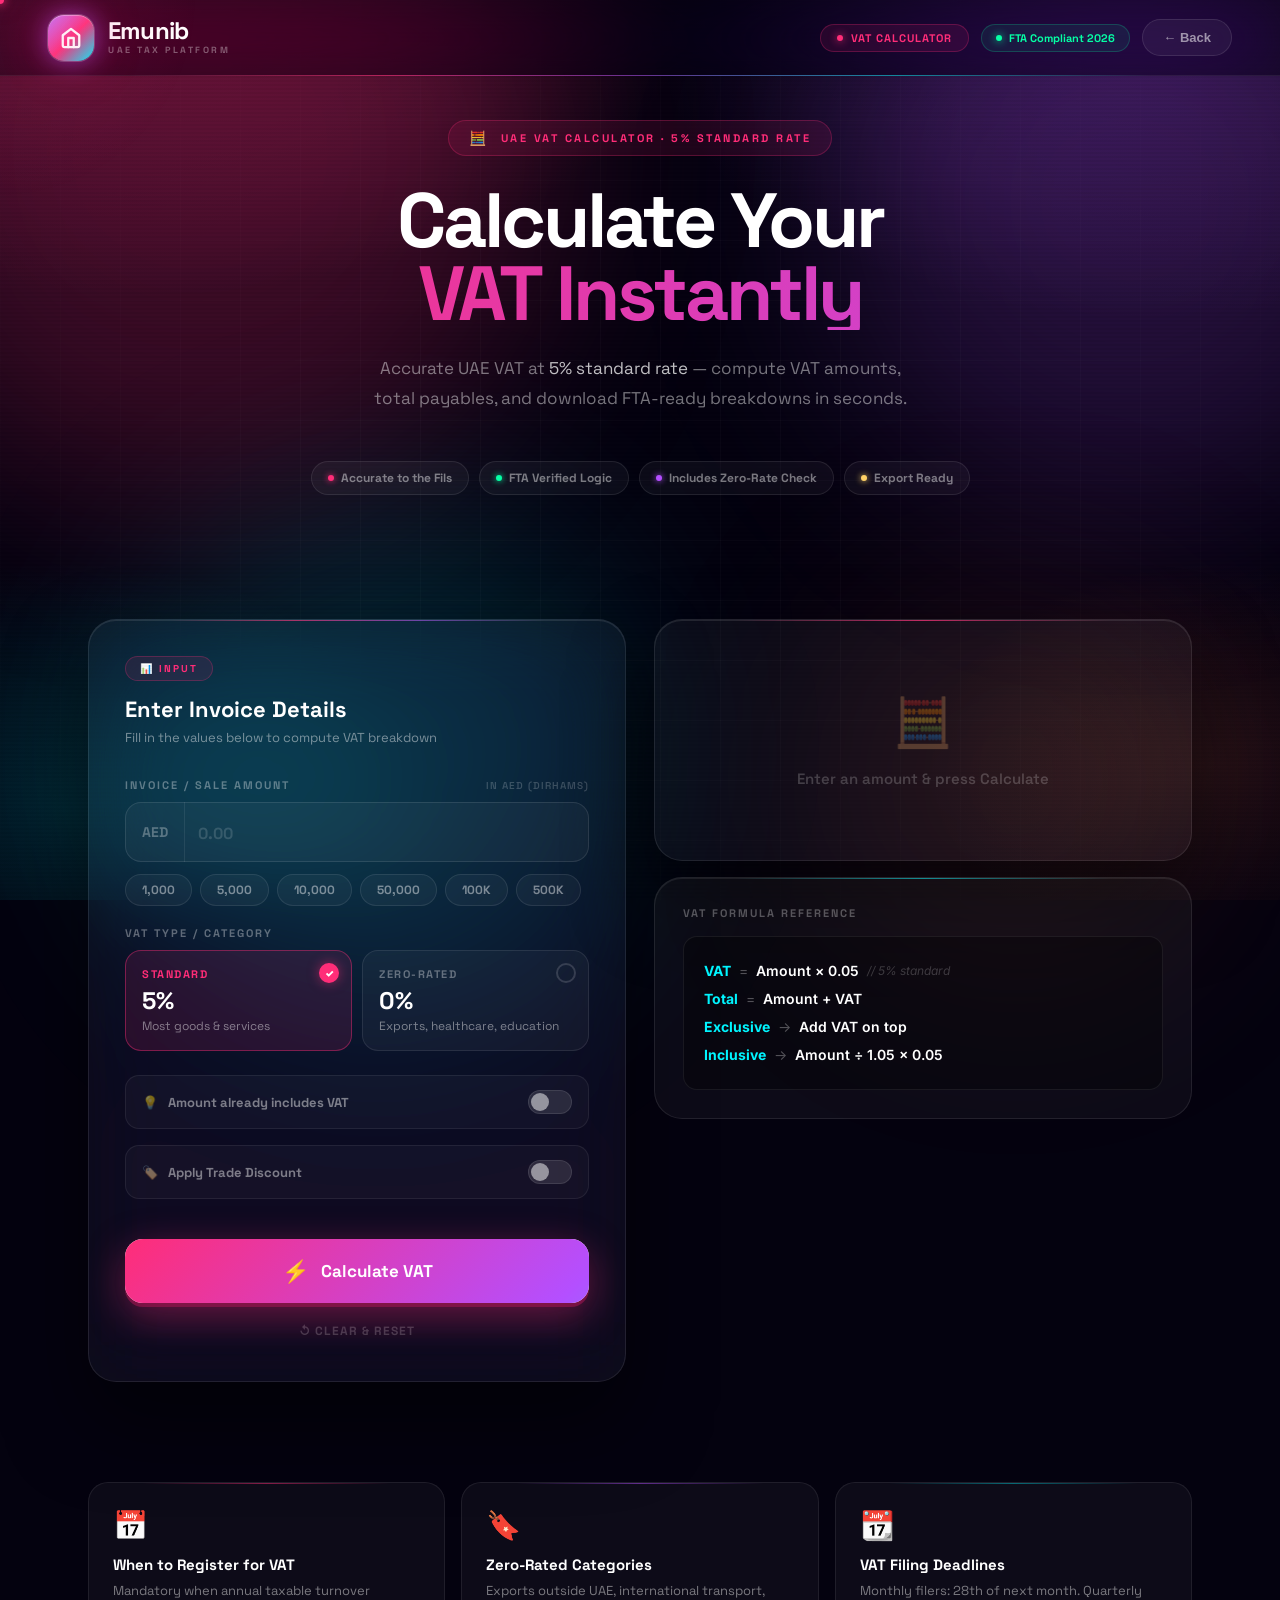
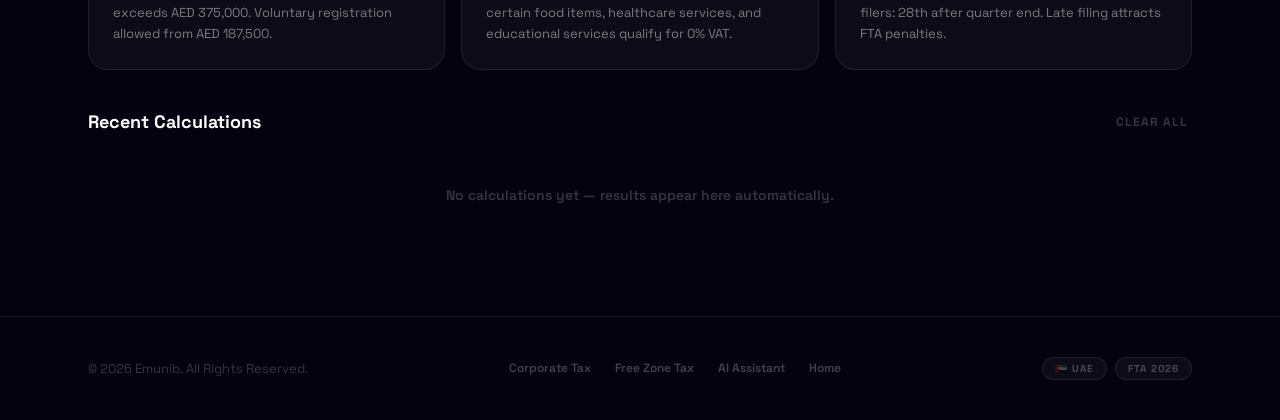
<file: vat.html>
<!DOCTYPE html>
<html lang="en">
<head>
<meta charset="UTF-8"/>
<meta name="viewport" content="width=device-width, initial-scale=1.0"/>
<title>VAT Calculator — Emunib UAE Tax Platform</title>
<meta name="description" content="Calculate UAE VAT at 5% instantly with full breakdown, invoice preview and FTA export."/>
<meta name="robots" content="index, follow"/>
<meta property="og:title" content="VAT Calculator — Emunib"/>
<meta property="og:description" content="Instant UAE VAT calculations at 5% — accurate to the fils every time."/>
<meta property="og:type" content="website"/>
<meta name="theme-color" content="#FF2D78"/>
<link rel="preconnect" href="https://fonts.googleapis.com"/>
<link rel="preconnect" href="https://fonts.gstatic.com" crossorigin/>
<link href="https://fonts.googleapis.com/css2?family=Inter:wght@300;400;500;600;700;800;900&family=Space+Grotesk:wght@300;400;500;600;700&display=swap" rel="stylesheet"/>

<style>
/* ══════════════════════════════════════════════════════════
   EMUNIB — VAT CALCULATOR  |  v3.0
   Matches main site: Dark · Glassmorphism · Neon · Cinematic
══════════════════════════════════════════════════════════ */

/* ── RESET & ROOT ── */
*, *::before, *::after { margin:0; padding:0; box-sizing:border-box; }

:root {
  --pink:   #FF2D78;
  --purple: #B44FFF;
  --cyan:   #00F5FF;
  --gold:   #FFD166;
  --green:  #06FFA5;
  --orange: #FF7043;
  --bg:     #04020F;
  --glass-bg:     rgba(255,255,255,0.04);
  --glass-border: rgba(255,255,255,0.09);
  --text:   #ffffff;
  --text-muted: rgba(255,255,255,0.45);
  --text-dim:   rgba(255,255,255,0.2);
  --radius-card: 28px;
  --radius-pill: 100px;
  --transition: 0.35s cubic-bezier(0.34,1.56,0.64,1);
}

html { scroll-behavior:smooth; }

body {
  font-family:'Space Grotesk','Inter',sans-serif;
  background:var(--bg);
  color:var(--text);
  overflow-x:hidden;
  min-height:100vh;
  cursor:none;
}

a { text-decoration:none; color:inherit; }

/* ── CURSOR ── */
.cursor-glow {
  position:fixed; width:400px; height:400px; border-radius:50%;
  background:radial-gradient(circle,rgba(255,45,120,0.12) 0%,transparent 70%);
  transform:translate(-50%,-50%); pointer-events:none; z-index:9998;
  transition:opacity 0.3s; will-change:transform;
}
.cursor-dot {
  position:fixed; width:8px; height:8px; border-radius:50%;
  background:var(--pink); transform:translate(-50%,-50%);
  pointer-events:none; z-index:9999;
  transition:transform 0.1s, background 0.2s;
  box-shadow:0 0 10px var(--pink),0 0 20px rgba(255,45,120,0.5);
}

/* ── PARTICLE CANVAS ── */
#particleCanvas {
  position:fixed; inset:0; z-index:0; pointer-events:none;
}

/* ── BACKGROUND ── */
.bg-root { position:fixed; inset:0; z-index:0; pointer-events:none; }

.bg-base {
  position:absolute; inset:0;
  background:
    radial-gradient(ellipse 80% 60% at 10% 0%,   rgba(255,45,120,0.35)  0%, transparent 55%),
    radial-gradient(ellipse 70% 55% at 90% 5%,   rgba(180,79,255,0.25)  0%, transparent 55%),
    radial-gradient(ellipse 55% 50% at 5%  90%,  rgba(0,245,255,0.18)   0%, transparent 55%),
    radial-gradient(ellipse 45% 45% at 95% 85%,  rgba(255,112,67,0.14)  0%, transparent 50%),
    #04020F;
}
.bg-grid {
  position:absolute; inset:0;
  background-image:
    linear-gradient(rgba(255,255,255,0.025) 1px, transparent 1px),
    linear-gradient(90deg,rgba(255,255,255,0.025) 1px,transparent 1px);
  background-size:60px 60px;
  mask-image:radial-gradient(ellipse 80% 80% at 50% 50%,black 30%,transparent 100%);
}
.bg-vignette {
  position:absolute; inset:0;
  background:radial-gradient(ellipse 100% 100% at 50% 50%,transparent 40%,rgba(4,2,15,0.85) 100%);
}
.orb { position:absolute; border-radius:50%; filter:blur(100px); animation:orbFloat ease-in-out infinite; will-change:transform; }
.orb-1 { width:700px;height:700px;background:rgba(255,45,120,0.22);top:-200px;left:-150px;animation-duration:14s; }
.orb-2 { width:600px;height:600px;background:rgba(180,79,255,0.18);top:-100px;right:-150px;animation-duration:18s;animation-delay:-5s; }
.orb-3 { width:500px;height:500px;background:rgba(0,245,255,0.14);bottom:-100px;left:10%;animation-duration:20s;animation-delay:-9s; }
.orb-4 { width:400px;height:400px;background:rgba(255,112,67,0.1);bottom:-80px;right:5%;animation-duration:16s;animation-delay:-3s; }
.scanlines {
  position:absolute; inset:0;
  background:repeating-linear-gradient(0deg,transparent,transparent 2px,rgba(0,0,0,0.04) 2px,rgba(0,0,0,0.04) 4px);
}
@keyframes orbFloat {
  0%,100%{transform:translate(0,0) scale(1)}
  33%{transform:translate(40px,60px) scale(1.06)}
  66%{transform:translate(-30px,20px) scale(0.95)}
}

/* ── NAV ── */
nav {
  position:fixed; top:0;left:0;right:0; z-index:200;
}
.nav-inner {
  max-width:1400px; margin:0 auto; padding:0 48px; height:76px;
  display:flex; align-items:center; justify-content:space-between;
  background:rgba(4,2,15,0.55);
  backdrop-filter:blur(32px) saturate(200%);
  -webkit-backdrop-filter:blur(32px) saturate(200%);
  border-bottom:1px solid rgba(255,255,255,0.07);
}
.nav-logo { display:flex; align-items:center; gap:14px; cursor:pointer; }
.logo-crystal {
  width:46px; height:46px; border-radius:16px;
  background:linear-gradient(135deg,var(--purple),var(--pink),var(--cyan));
  display:flex; align-items:center; justify-content:center;
  box-shadow:0 0 0 1px rgba(255,255,255,0.2),0 0 24px rgba(180,79,255,0.6),0 0 50px rgba(255,45,120,0.3),inset 0 1px 0 rgba(255,255,255,0.35);
  animation:crystalPulse 3s ease-in-out infinite; flex-shrink:0; position:relative; overflow:hidden;
}
.crystal-sheen { position:absolute; inset:0; background:linear-gradient(135deg,rgba(255,255,255,0.25) 0%,transparent 60%); border-radius:inherit; }
@keyframes crystalPulse {
  0%,100%{box-shadow:0 0 0 1px rgba(255,255,255,0.2),0 0 24px rgba(180,79,255,0.6),0 0 50px rgba(255,45,120,0.3),inset 0 1px 0 rgba(255,255,255,0.35)}
  50%{box-shadow:0 0 0 1px rgba(255,255,255,0.3),0 0 40px rgba(180,79,255,0.9),0 0 80px rgba(0,245,255,0.4),inset 0 1px 0 rgba(255,255,255,0.45)}
}
.logo-wordmark { display:flex; flex-direction:column; gap:1px; }
.logo-text-main { font-size:24px; font-weight:800; letter-spacing:-0.8px; color:#fff; line-height:1; }
.logo-text-sub { font-size:9px; font-weight:700; letter-spacing:2.5px; color:rgba(255,255,255,0.35); text-transform:uppercase; }
.nav-border-glow {
  position:absolute; bottom:0; left:10%; right:10%; height:1px;
  background:linear-gradient(90deg,transparent,rgba(255,45,120,0.6),rgba(180,79,255,0.5),rgba(0,245,255,0.5),transparent);
}
.nav-back {
  display:flex; align-items:center; gap:8px;
  padding:10px 20px; border-radius:100px;
  background:rgba(255,255,255,0.05); border:1px solid rgba(255,255,255,0.1);
  font-size:13px; font-weight:700; color:rgba(255,255,255,0.55);
  cursor:pointer; transition:all 0.3s;
}
.nav-back:hover { background:rgba(255,255,255,0.1); color:#fff; }
.nav-badge {
  display:flex; align-items:center; gap:8px;
  padding:6px 16px; border-radius:100px;
  background:rgba(255,45,120,0.1); border:1px solid rgba(255,45,120,0.25);
  font-size:11px; font-weight:800; letter-spacing:1px; color:var(--pink);
}
.badge-dot { width:6px;height:6px;border-radius:50%;background:var(--pink);box-shadow:0 0 8px var(--pink);animation:badgeBlink 2s ease-in-out infinite; }
@keyframes badgeBlink { 0%,100%{opacity:1;box-shadow:0 0 8px var(--pink)} 50%{opacity:0.5;box-shadow:0 0 4px var(--pink)} }
.nav-right-group { display:flex; align-items:center; gap:12px; }
.status-pill {
  display:flex; align-items:center; gap:7px;
  padding:6px 14px; border-radius:100px;
  background:rgba(6,255,165,0.08); border:1px solid rgba(6,255,165,0.2);
  font-size:11px; font-weight:700; color:var(--green);
}
.status-dot { width:6px;height:6px;border-radius:50%;background:var(--green);box-shadow:0 0 8px var(--green);animation:badgeBlink 2s ease-in-out infinite; }

/* ── PAGE HERO ── */
.page-hero {
  position:relative; z-index:1;
  padding:120px 48px 60px;
  max-width:1400px; margin:0 auto;
  text-align:center;
}
.page-eyebrow {
  display:inline-flex; align-items:center; gap:12px;
  padding:8px 20px; border-radius:100px;
  background:rgba(255,45,120,0.1); border:1px solid rgba(255,45,120,0.25);
  font-size:11px; font-weight:800; letter-spacing:2.5px; text-transform:uppercase;
  color:var(--pink); margin-bottom:28px;
  animation:fadeUp 0.7s 0.1s cubic-bezier(0.16,1,0.3,1) both;
}
.eyebrow-icon { font-size:14px; }
.page-title {
  font-size:clamp(44px,6vw,88px); font-weight:900; letter-spacing:-3px;
  line-height:0.95; margin-bottom:24px;
  font-family:'Space Grotesk',sans-serif;
  animation:fadeUp 0.7s 0.2s cubic-bezier(0.16,1,0.3,1) both;
}
.title-main { display:block; color:#fff; }
.title-grad {
  display:block;
  background:linear-gradient(90deg,var(--pink) 0%,var(--purple) 40%,var(--cyan) 80%);
  background-size:300%;
  -webkit-background-clip:text; -webkit-text-fill-color:transparent; background-clip:text;
  animation:gradShift 5s linear infinite;
}
@keyframes gradShift { 0%{background-position:0%} 100%{background-position:300%} }
.page-sub {
  font-size:17px; color:var(--text-muted); line-height:1.75; max-width:540px; margin:0 auto 48px;
  animation:fadeUp 0.7s 0.3s cubic-bezier(0.16,1,0.3,1) both;
}
.page-sub em { font-style:normal; color:rgba(255,255,255,0.75); }

/* Feature pills row */
.feature-pills {
  display:flex; justify-content:center; gap:10px; flex-wrap:wrap;
  animation:fadeUp 0.7s 0.4s cubic-bezier(0.16,1,0.3,1) both;
  margin-bottom:64px;
}
.fpill {
  display:flex; align-items:center; gap:7px;
  padding:8px 16px; border-radius:100px;
  background:rgba(255,255,255,0.04); border:1px solid rgba(255,255,255,0.09);
  font-size:12px; font-weight:700; color:var(--text-muted);
}
.fpill-dot { width:6px;height:6px;border-radius:50%; }
.fpill:nth-child(1) .fpill-dot { background:var(--pink); box-shadow:0 0 6px var(--pink); }
.fpill:nth-child(2) .fpill-dot { background:var(--green); box-shadow:0 0 6px var(--green); }
.fpill:nth-child(3) .fpill-dot { background:var(--purple); box-shadow:0 0 6px var(--purple); }
.fpill:nth-child(4) .fpill-dot { background:var(--gold); box-shadow:0 0 6px var(--gold); }

@keyframes fadeUp { from{transform:translateY(24px);opacity:0} to{transform:translateY(0);opacity:1} }

/* ── CALCULATOR LAYOUT ── */
.calc-layout {
  position:relative; z-index:1;
  max-width:1200px; margin:0 auto;
  padding:0 48px 100px;
  display:grid;
  grid-template-columns:1fr 1fr;
  gap:28px;
  align-items:start;
}

/* ── INPUT PANEL ── */
.panel-glass {
  background:rgba(255,255,255,0.04);
  backdrop-filter:blur(40px) saturate(180%);
  -webkit-backdrop-filter:blur(40px) saturate(180%);
  border:1px solid rgba(255,255,255,0.09);
  border-radius:var(--radius-card);
  padding:36px;
  position:relative; overflow:hidden;
  box-shadow:inset 0 1px 0 rgba(255,255,255,0.1),0 40px 80px rgba(0,0,0,0.5);
  animation:fadeUp 0.7s 0.5s cubic-bezier(0.16,1,0.3,1) both;
}
.panel-top-streak {
  position:absolute; top:0; left:15%; right:15%; height:1px;
  background:linear-gradient(90deg,transparent,rgba(255,45,120,0.6),rgba(180,79,255,0.5),transparent);
}
.panel-header { margin-bottom:32px; }
.panel-badge {
  display:inline-flex; align-items:center; gap:8px;
  padding:5px 14px; border-radius:100px;
  background:rgba(255,45,120,0.1); border:1px solid rgba(255,45,120,0.25);
  font-size:10px; font-weight:800; letter-spacing:2px; text-transform:uppercase;
  color:var(--pink); margin-bottom:14px;
}
.panel-title { font-size:22px; font-weight:800; color:#fff; margin-bottom:6px; }
.panel-sub { font-size:13px; color:var(--text-muted); }

/* ── FORM FIELDS ── */
.field-group { margin-bottom:20px; position:relative; }
.field-label {
  display:flex; justify-content:space-between; align-items:center;
  font-size:11px; font-weight:700; letter-spacing:2px; text-transform:uppercase;
  color:rgba(255,255,255,0.35); margin-bottom:10px;
}
.field-label-right { font-size:10px; letter-spacing:1px; color:rgba(255,255,255,0.2); font-weight:600; }
.field-input-wrap { position:relative; }
.field-prefix {
  position:absolute; left:0; top:0; bottom:0; width:60px;
  display:flex; align-items:center; justify-content:center;
  font-size:14px; font-weight:800; color:rgba(255,255,255,0.3);
  border-right:1px solid rgba(255,255,255,0.08);
  pointer-events:none;
}
.field-input {
  width:100%; height:60px;
  background:rgba(255,255,255,0.04);
  border:1px solid rgba(255,255,255,0.1);
  border-radius:16px; padding-left:72px; padding-right:20px;
  font-size:20px; font-weight:700;
  color:#fff; outline:none;
  font-family:'Space Grotesk','Inter',sans-serif;
  transition:border-color 0.3s, box-shadow 0.3s, background 0.3s;
  -moz-appearance:textfield;
}
.field-input::-webkit-outer-spin-button,
.field-input::-webkit-inner-spin-button { -webkit-appearance:none; }
.field-input::placeholder { color:rgba(255,255,255,0.15); font-size:16px; }
.field-input:focus {
  border-color:rgba(255,45,120,0.5);
  box-shadow:0 0 0 3px rgba(255,45,120,0.1),0 0 30px rgba(255,45,120,0.15);
  background:rgba(255,45,120,0.04);
}
.field-input:focus + .field-glow { opacity:1; }
.field-glow {
  position:absolute; inset:-1px; border-radius:16px;
  border:1px solid rgba(255,45,120,0.4); opacity:0;
  transition:opacity 0.3s; pointer-events:none;
}

/* Quick amount chips */
.quick-chips { display:flex; gap:8px; flex-wrap:wrap; margin-top:12px; }
.chip {
  padding:7px 16px; border-radius:100px;
  background:rgba(255,255,255,0.04); border:1px solid rgba(255,255,255,0.09);
  font-size:12px; font-weight:700; color:var(--text-muted);
  cursor:pointer; transition:var(--transition);
  font-family:inherit;
}
.chip:hover { background:rgba(255,45,120,0.12); border-color:rgba(255,45,120,0.35); color:var(--pink); transform:translateY(-2px); }
.chip.active { background:rgba(255,45,120,0.15); border-color:rgba(255,45,120,0.4); color:var(--pink); }

/* VAT type selector */
.type-selector { margin-bottom:24px; }
.type-grid { display:grid; grid-template-columns:1fr 1fr; gap:10px; margin-top:10px; }
.type-option {
  position:relative; padding:16px; border-radius:16px;
  background:rgba(255,255,255,0.04); border:1px solid rgba(255,255,255,0.09);
  cursor:pointer; transition:var(--transition); overflow:hidden;
}
.type-option input[type="radio"] { display:none; }
.type-option:has(input:checked) {
  background:rgba(255,45,120,0.12); border-color:rgba(255,45,120,0.4);
}
.type-option:hover { transform:translateY(-3px); }
.type-label-top { font-size:11px; font-weight:800; letter-spacing:1.5px; text-transform:uppercase; color:rgba(255,255,255,0.35); margin-bottom:4px; }
.type-option:has(input:checked) .type-label-top { color:var(--pink); }
.type-rate { font-size:24px; font-weight:900; color:#fff; }
.type-name { font-size:12px; color:var(--text-muted); margin-top:2px; }
.type-check {
  position:absolute; top:12px; right:12px; width:20px; height:20px;
  border-radius:50%; border:2px solid rgba(255,255,255,0.15);
  display:flex; align-items:center; justify-content:center;
  font-size:10px; transition:all 0.3s;
}
.type-option:has(input:checked) .type-check {
  background:var(--pink); border-color:var(--pink); box-shadow:0 0 12px rgba(255,45,120,0.5);
}
.type-check::after { content:'✓'; color:#fff; font-weight:900; display:none; }
.type-option:has(input:checked) .type-check::after { display:block; }

/* Discount field toggle */
.toggle-row {
  display:flex; justify-content:space-between; align-items:center;
  padding:14px 16px; border-radius:14px;
  background:rgba(255,255,255,0.03); border:1px solid rgba(255,255,255,0.07);
  cursor:pointer; margin-bottom:16px; transition:all 0.3s;
}
.toggle-row:hover { background:rgba(255,255,255,0.06); }
.toggle-label { font-size:13px; font-weight:700; color:var(--text-muted); display:flex; align-items:center; gap:10px; }
.toggle-switch {
  width:44px; height:24px; border-radius:100px;
  background:rgba(255,255,255,0.1); border:1px solid rgba(255,255,255,0.1);
  position:relative; transition:all 0.3s; flex-shrink:0;
}
.toggle-switch.on { background:rgba(255,45,120,0.3); border-color:rgba(255,45,120,0.5); }
.toggle-knob {
  position:absolute; top:2px; left:2px; width:18px; height:18px;
  border-radius:50%; background:rgba(255,255,255,0.5); transition:all 0.3s;
}
.toggle-switch.on .toggle-knob { left:22px; background:var(--pink); box-shadow:0 0 8px rgba(255,45,120,0.6); }

.discount-field { display:none; animation:fadeUp 0.4s cubic-bezier(0.16,1,0.3,1) both; }
.discount-field.show { display:block; }

/* ── CALCULATE BUTTON ── */
.btn-calc {
  width:100%; height:64px; border-radius:18px; border:none;
  cursor:pointer; font-family:inherit; font-size:17px; font-weight:800;
  color:#fff; position:relative; overflow:hidden;
  box-shadow:0 4px 0 rgba(160,20,80,0.6),0 12px 40px rgba(255,45,120,0.4),inset 0 1px 0 rgba(255,255,255,0.15);
  transition:all 0.3s;
}
.btn-calc-bg {
  position:absolute; inset:0;
  background:linear-gradient(135deg,var(--pink),var(--purple),var(--cyan));
  background-size:200%; animation:btnShift 4s ease-in-out infinite;
}
@keyframes btnShift { 0%,100%{background-position:0% 50%} 50%{background-position:100% 50%} }
.btn-calc:hover { transform:translateY(-4px) scale(1.02); box-shadow:0 8px 0 rgba(160,20,80,0.5),0 20px 60px rgba(255,45,120,0.55); }
.btn-calc:active { transform:translateY(1px); }
.btn-calc-content { position:relative; z-index:1; display:flex; align-items:center; justify-content:center; gap:12px; }
.btn-calc-icon { font-size:22px; }
.btn-calc-shine {
  position:absolute; inset:0;
  background:linear-gradient(90deg,transparent,rgba(255,255,255,0.25),transparent);
  transform:skewX(-20deg) translateX(-100%);
  animation:btnShine 3s ease-in-out infinite;
}
@keyframes btnShine { 0%,60%,100%{transform:skewX(-20deg) translateX(-100%)} 80%{transform:skewX(-20deg) translateX(200%)} }

/* Reset link */
.reset-row { text-align:center; margin-top:14px; }
.reset-btn {
  background:none; border:none; cursor:pointer; font-family:inherit;
  font-size:12px; font-weight:700; color:rgba(255,255,255,0.2);
  letter-spacing:1px; text-transform:uppercase;
  transition:color 0.3s; padding:6px;
}
.reset-btn:hover { color:rgba(255,255,255,0.5); }

/* ── RESULT PANEL ── */
.result-panel {
  display:flex; flex-direction:column; gap:16px;
  animation:fadeUp 0.7s 0.6s cubic-bezier(0.16,1,0.3,1) both;
}

/* Main result card */
.result-card {
  background:rgba(255,255,255,0.04);
  backdrop-filter:blur(40px) saturate(180%);
  border:1px solid rgba(255,255,255,0.09);
  border-radius:var(--radius-card); padding:32px;
  position:relative; overflow:hidden;
  box-shadow:inset 0 1px 0 rgba(255,255,255,0.1),0 40px 80px rgba(0,0,0,0.5);
}
.result-card-streak {
  position:absolute; top:0; left:15%; right:15%; height:1px;
  background:linear-gradient(90deg,transparent,rgba(255,45,120,0.7),transparent);
}
.result-empty {
  padding:40px 0; text-align:center;
  display:flex; flex-direction:column; align-items:center; gap:16px;
}
.empty-icon { font-size:48px; opacity:0.3; }
.empty-text { font-size:15px; color:var(--text-dim); font-weight:600; }

.result-content { display:none; }
.result-content.show { display:block; }

.result-header { margin-bottom:28px; display:flex; justify-content:space-between; align-items:flex-start; }
.result-head-left {}
.result-label-sm { font-size:10px; font-weight:700; letter-spacing:2.5px; text-transform:uppercase; color:rgba(255,255,255,0.3); margin-bottom:6px; }
.result-amount {
  font-size:52px; font-weight:900; letter-spacing:-2px; line-height:1;
  background:linear-gradient(90deg,var(--pink),var(--purple));
  -webkit-background-clip:text; -webkit-text-fill-color:transparent; background-clip:text;
}
.result-currency { font-size:16px; font-weight:700; color:rgba(255,255,255,0.4); margin-left:4px; }
.result-badge-right {
  padding:8px 16px; border-radius:100px;
  background:rgba(255,45,120,0.12); border:1px solid rgba(255,45,120,0.3);
  font-size:20px; font-weight:900; color:var(--pink);
}

/* Breakdown rows */
.breakdown-section { margin-bottom:24px; }
.breakdown-title { font-size:10px; font-weight:700; letter-spacing:2px; text-transform:uppercase; color:rgba(255,255,255,0.25); margin-bottom:14px; }
.breakdown-rows { display:flex; flex-direction:column; gap:8px; }
.breakdown-row {
  display:flex; justify-content:space-between; align-items:center;
  padding:12px 16px; border-radius:12px;
  background:rgba(255,255,255,0.03); border:1px solid rgba(255,255,255,0.06);
  transition:all 0.3s;
}
.breakdown-row:hover { background:rgba(255,255,255,0.06); }
.br-label { display:flex; align-items:center; gap:10px; font-size:13px; font-weight:600; color:rgba(255,255,255,0.5); }
.br-dot { width:8px;height:8px;border-radius:50%; }
.br-val { font-size:16px; font-weight:800; }
.br-base .br-dot { background:rgba(255,255,255,0.3); }
.br-base .br-val { color:rgba(255,255,255,0.7); }
.br-vat .br-dot { background:var(--pink); box-shadow:0 0 6px rgba(255,45,120,0.5); }
.br-vat .br-val { color:var(--pink); }
.br-discount .br-dot { background:var(--green); box-shadow:0 0 6px rgba(6,255,165,0.5); }
.br-discount .br-val { color:var(--green); }

/* Total row */
.total-row {
  padding:18px 20px; border-radius:16px; margin-top:8px;
  background:linear-gradient(90deg,rgba(255,45,120,0.1),rgba(180,79,255,0.08));
  border:1px solid rgba(255,45,120,0.25);
  display:flex; justify-content:space-between; align-items:center;
}
.tr-label { font-size:11px; font-weight:800; letter-spacing:2px; text-transform:uppercase; color:rgba(255,255,255,0.4); }
.tr-val { font-size:28px; font-weight:900; color:#fff; }

/* Progress visualization */
.progress-viz { margin-top:24px; }
.pv-label { font-size:10px; font-weight:700; letter-spacing:2px; text-transform:uppercase; color:rgba(255,255,255,0.25); margin-bottom:12px; }
.pv-bar-wrap { height:10px; border-radius:100px; background:rgba(255,255,255,0.05); overflow:hidden; position:relative; }
.pv-bar-base { position:absolute; top:0;left:0; height:100%; border-radius:100px; background:rgba(255,255,255,0.15); transition:width 0.8s cubic-bezier(0.34,1.56,0.64,1); }
.pv-bar-vat { position:absolute; top:0; height:100%; border-radius:100px; background:linear-gradient(90deg,var(--pink),var(--purple)); box-shadow:0 0 8px rgba(255,45,120,0.6); transition:all 0.8s cubic-bezier(0.34,1.56,0.64,1); }
.pv-legends { display:flex; gap:20px; margin-top:10px; }
.pv-legend { display:flex; align-items:center; gap:6px; font-size:11px; font-weight:600; color:var(--text-dim); }
.pv-legend-dot { width:8px;height:8px;border-radius:2px; }

/* Effective rate display */
.rate-display { display:flex; gap:12px; margin-top:16px; }
.rate-box {
  flex:1; padding:16px; border-radius:16px;
  background:rgba(255,255,255,0.03); border:1px solid rgba(255,255,255,0.07);
  text-align:center;
}
.rate-box-val { font-size:28px; font-weight:900; color:#fff; }
.rate-box-label { font-size:10px; font-weight:700; letter-spacing:1.5px; text-transform:uppercase; color:rgba(255,255,255,0.25); margin-top:4px; }
.rate-box.highlight { background:rgba(255,45,120,0.08); border-color:rgba(255,45,120,0.25); }
.rate-box.highlight .rate-box-val { background:linear-gradient(90deg,var(--pink),var(--purple)); -webkit-background-clip:text; -webkit-text-fill-color:transparent; background-clip:text; }

/* Export row */
.export-row { display:flex; gap:10px; margin-top:20px; }
.btn-export {
  flex:1; height:48px; border-radius:14px; border:none;
  cursor:pointer; font-family:inherit; font-size:13px; font-weight:700;
  display:flex; align-items:center; justify-content:center; gap:8px;
  transition:var(--transition);
}
.btn-export-primary {
  background:rgba(255,45,120,0.15); border:1px solid rgba(255,45,120,0.3);
  color:var(--pink);
}
.btn-export-primary:hover { background:rgba(255,45,120,0.25); transform:translateY(-3px); box-shadow:0 8px 24px rgba(255,45,120,0.2); }
.btn-export-ghost {
  background:rgba(255,255,255,0.04); border:1px solid rgba(255,255,255,0.1);
  color:rgba(255,255,255,0.45);
}
.btn-export-ghost:hover { background:rgba(255,255,255,0.08); color:#fff; transform:translateY(-3px); }

/* ── MINI CARDS (below calc) ── */
.info-grid {
  position:relative; z-index:1;
  max-width:1200px; margin:0 auto;
  padding:0 48px 40px;
  display:grid; grid-template-columns:repeat(3,1fr); gap:16px;
  animation:fadeUp 0.7s 0.8s cubic-bezier(0.16,1,0.3,1) both;
}
.info-card {
  border-radius:20px; padding:24px;
  background:rgba(255,255,255,0.04); border:1px solid rgba(255,255,255,0.08);
  position:relative; overflow:hidden;
  transition:var(--transition);
}
.info-card:hover { transform:translateY(-6px); }
.info-card::before { content:''; position:absolute; top:0;left:15%;right:15%;height:1px; }
.info-card:nth-child(1)::before { background:linear-gradient(90deg,transparent,rgba(255,45,120,0.5),transparent); }
.info-card:nth-child(2)::before { background:linear-gradient(90deg,transparent,rgba(180,79,255,0.5),transparent); }
.info-card:nth-child(3)::before { background:linear-gradient(90deg,transparent,rgba(0,245,255,0.4),transparent); }
.ic-icon { font-size:28px; margin-bottom:12px; }
.ic-title { font-size:15px; font-weight:800; color:#fff; margin-bottom:6px; }
.ic-desc { font-size:13px; color:var(--text-muted); line-height:1.65; }

/* ── HISTORY SECTION ── */
.history-section {
  position:relative; z-index:1;
  max-width:1200px; margin:0 auto;
  padding:0 48px 80px;
  animation:fadeUp 0.7s 1s cubic-bezier(0.16,1,0.3,1) both;
}
.section-head-row { display:flex; justify-content:space-between; align-items:center; margin-bottom:20px; }
.section-head-title { font-size:18px; font-weight:800; color:#fff; }
.clear-hist-btn {
  background:none; border:none; cursor:pointer; font-family:inherit;
  font-size:12px; font-weight:700; color:rgba(255,255,255,0.2); letter-spacing:1px; text-transform:uppercase;
  transition:color 0.3s; padding:4px;
}
.clear-hist-btn:hover { color:var(--pink); }
.history-list { display:flex; flex-direction:column; gap:10px; }
.history-item {
  display:flex; justify-content:space-between; align-items:center;
  padding:16px 20px; border-radius:16px;
  background:rgba(255,255,255,0.03); border:1px solid rgba(255,255,255,0.07);
  transition:all 0.3s; cursor:pointer;
}
.history-item:hover { background:rgba(255,255,255,0.06); border-color:rgba(255,45,120,0.2); transform:translateX(4px); }
.hi-left { display:flex; align-items:center; gap:14px; }
.hi-num { width:32px; height:32px; border-radius:10px; background:rgba(255,45,120,0.1); border:1px solid rgba(255,45,120,0.2); display:flex; align-items:center; justify-content:center; font-size:12px; font-weight:800; color:var(--pink); }
.hi-details {}
.hi-base { font-size:15px; font-weight:700; color:rgba(255,255,255,0.7); }
.hi-time { font-size:11px; color:rgba(255,255,255,0.25); margin-top:2px; }
.hi-right { text-align:right; }
.hi-vat { font-size:14px; font-weight:800; color:var(--pink); }
.hi-total { font-size:12px; color:rgba(255,255,255,0.3); margin-top:2px; }
.history-empty { padding:32px; text-align:center; font-size:14px; color:rgba(255,255,255,0.2); font-weight:600; }

/* ── FORMULA CARD ── */
.formula-card {
  background:rgba(255,255,255,0.04);
  backdrop-filter:blur(40px);
  border:1px solid rgba(255,255,255,0.09);
  border-radius:var(--radius-card); padding:28px;
  position:relative; overflow:hidden;
  box-shadow:inset 0 1px 0 rgba(255,255,255,0.08);
}
.formula-card::before { content:''; position:absolute; top:0;left:15%;right:15%;height:1px; background:linear-gradient(90deg,transparent,rgba(0,245,255,0.5),transparent); }
.formula-title { font-size:11px; font-weight:800; letter-spacing:2px; text-transform:uppercase; color:rgba(255,255,255,0.3); margin-bottom:16px; }
.formula-box {
  background:rgba(0,0,0,0.3); border:1px solid rgba(255,255,255,0.07);
  border-radius:14px; padding:20px; font-family:'Inter',monospace;
  font-size:14px; line-height:2;
}
.f-line { display:flex; align-items:center; gap:8px; }
.f-key { color:var(--cyan); font-weight:700; }
.f-op  { color:rgba(255,255,255,0.3); }
.f-val { color:#fff; font-weight:600; }
.f-comment { color:rgba(255,255,255,0.2); font-size:12px; font-style:italic; }

/* ── TOAST ── */
#toast {
  position:fixed; bottom:32px; left:50%; transform:translateX(-50%) translateY(80px);
  background:rgba(6,255,165,0.1); border:1px solid rgba(6,255,165,0.3);
  backdrop-filter:blur(20px); border-radius:16px;
  padding:14px 24px; display:flex; align-items:center; gap:12px;
  font-size:14px; font-weight:700; color:#fff; z-index:99998;
  transition:transform 0.4s cubic-bezier(0.34,1.56,0.64,1),opacity 0.4s ease; opacity:0;
  box-shadow:0 20px 60px rgba(0,0,0,0.5);
}
#toast.show { transform:translateX(-50%) translateY(0); opacity:1; }

/* ── LOADER ── */
#pageLoader {
  position:fixed; inset:0; background:#04020F; z-index:99999;
  display:flex; align-items:center; justify-content:center;
  transition:opacity 0.6s ease;
}
.loader-inner { text-align:center; }
.loader-logo {
  width:64px; height:64px; border-radius:22px;
  background:linear-gradient(135deg,var(--pink),var(--purple),var(--cyan));
  display:flex; align-items:center; justify-content:center;
  margin:0 auto 16px; font-size:28px;
  animation:loaderPulse 1s ease-in-out infinite;
  box-shadow:0 0 40px rgba(255,45,120,0.5);
}
@keyframes loaderPulse {
  0%,100%{transform:scale(1);box-shadow:0 0 40px rgba(255,45,120,0.5)}
  50%{transform:scale(1.1);box-shadow:0 0 70px rgba(255,45,120,0.8)}
}
.loader-text { color:rgba(255,255,255,0.4); font-size:12px; font-weight:700; letter-spacing:3px; }
.loader-bar {
  width:40px; height:2px; background:linear-gradient(90deg,var(--pink),var(--cyan));
  border-radius:1px; margin:12px auto 0;
  animation:loaderBar 0.8s ease-in-out infinite alternate;
}
@keyframes loaderBar { from{transform:scaleX(0.4)} to{transform:scaleX(1)} }

/* ── FOOTER ── */
.site-footer {
  position:relative; z-index:1;
  border-top:1px solid rgba(255,255,255,0.07); padding:40px 0;
}
.footer-inner { max-width:1200px; margin:0 auto; padding:0 48px; display:flex; justify-content:space-between; align-items:center; }
.footer-left { font-size:13px; color:rgba(255,255,255,0.2); }
.footer-links { display:flex; gap:24px; }
.footer-links a { font-size:12px; font-weight:600; color:rgba(255,255,255,0.25); transition:color 0.3s; }
.footer-links a:hover { color:rgba(255,255,255,0.6); }
.footer-tags { display:flex; gap:8px; }
.footer-tag {
  padding:4px 12px; border-radius:100px;
  background:rgba(255,255,255,0.04); border:1px solid rgba(255,255,255,0.08);
  font-size:10px; font-weight:700; color:rgba(255,255,255,0.25); letter-spacing:1px;
}

/* ── RESPONSIVE ── */
@media (max-width:960px) {
  .calc-layout { grid-template-columns:1fr; gap:20px; padding:0 24px 80px; }
  .info-grid { grid-template-columns:1fr; padding:0 24px 40px; }
  .history-section { padding:0 24px 60px; }
  .page-hero { padding:100px 24px 40px; }
  .nav-inner { padding:0 20px; }
  .footer-inner { flex-direction:column; gap:16px; text-align:center; }
  .footer-links { display:none; }
}
@media (max-width:600px) {
  .feature-pills { gap:6px; }
  .fpill { font-size:11px; padding:6px 12px; }
  .type-grid { grid-template-columns:1fr 1fr; }
  .rate-display { flex-direction:column; }
  .export-row { flex-direction:column; }
  .info-grid { grid-template-columns:1fr; }
}
</style>
</head>
<body>

<!-- LOADER -->
<div id="pageLoader">
  <div class="loader-inner">
    <div class="loader-logo">🧮</div>
    <div class="loader-text">EMUNIB</div>
    <div class="loader-bar"></div>
  </div>
</div>

<!-- CURSOR -->
<div class="cursor-glow" id="cursorGlow"></div>
<div class="cursor-dot"  id="cursorDot"></div>

<!-- PARTICLE CANVAS -->
<canvas id="particleCanvas"></canvas>

<!-- BACKGROUND -->
<div class="bg-root">
  <div class="bg-base"></div>
  <div class="bg-grid"></div>
  <div class="bg-vignette"></div>
  <div class="orb orb-1"></div>
  <div class="orb orb-2"></div>
  <div class="orb orb-3"></div>
  <div class="orb orb-4"></div>
  <div class="scanlines"></div>
</div>

<!-- NAV -->
<nav id="mainNav">
  <div class="nav-inner">
    <a class="nav-logo" href="index.html">
      <div class="logo-crystal">
        <div class="crystal-sheen"></div>
        <svg viewBox="0 0 24 24" fill="none" stroke="#fff" stroke-width="2.5" stroke-linecap="round" stroke-linejoin="round" width="22" height="22">
          <path d="M3 9l9-7 9 7v11a2 2 0 01-2 2H5a2 2 0 01-2-2z"/>
          <polyline points="9 22 9 12 15 12 15 22"/>
        </svg>
      </div>
      <div class="logo-wordmark">
        <span class="logo-text-main">Emunib</span>
        <span class="logo-text-sub">UAE Tax Platform</span>
      </div>
    </a>

    <div class="nav-right-group">
      <div class="nav-badge">
        <span class="badge-dot"></span>
        VAT CALCULATOR
      </div>
      <div class="status-pill">
        <span class="status-dot"></span>
        FTA Compliant 2026
      </div>
      <button class="nav-back" onclick="history.back()">← Back</button>
    </div>
  </div>
  <div class="nav-border-glow"></div>
</nav>

<!-- PAGE HERO -->
<div class="page-hero">
  <div class="page-eyebrow">
    <span class="eyebrow-icon">🧮</span>
    UAE VAT CALCULATOR · 5% STANDARD RATE
  </div>
  <h1 class="page-title">
    <span class="title-main">Calculate Your</span>
    <span class="title-grad">VAT Instantly</span>
  </h1>
  <p class="page-sub">
    Accurate UAE VAT at <em>5% standard rate</em> — compute VAT amounts,
    total payables, and download FTA-ready breakdowns in seconds.
  </p>
  <div class="feature-pills">
    <div class="fpill"><span class="fpill-dot"></span> Accurate to the Fils</div>
    <div class="fpill"><span class="fpill-dot"></span> FTA Verified Logic</div>
    <div class="fpill"><span class="fpill-dot"></span> Includes Zero-Rate Check</div>
    <div class="fpill"><span class="fpill-dot"></span> Export Ready</div>
  </div>
</div>

<!-- CALCULATOR LAYOUT -->
<div class="calc-layout">

  <!-- INPUT PANEL -->
  <div class="panel-glass">
    <div class="panel-top-streak"></div>
    <div class="panel-header">
      <div class="panel-badge">📊 INPUT</div>
      <div class="panel-title">Enter Invoice Details</div>
      <div class="panel-sub">Fill in the values below to compute VAT breakdown</div>
    </div>

    <!-- Amount field -->
    <div class="field-group">
      <div class="field-label">
        <span>Invoice / Sale Amount</span>
        <span class="field-label-right">IN AED (DIRHAMS)</span>
      </div>
      <div class="field-input-wrap">
        <div class="field-prefix">AED</div>
        <input type="number" id="amountInput" class="field-input" placeholder="0.00" min="0" step="0.01" oninput="onAmountInput()"/>
        <div class="field-glow"></div>
      </div>
      <div class="quick-chips" id="quickChips">
        <button class="chip" onclick="setAmount(1000)">1,000</button>
        <button class="chip" onclick="setAmount(5000)">5,000</button>
        <button class="chip" onclick="setAmount(10000)">10,000</button>
        <button class="chip" onclick="setAmount(50000)">50,000</button>
        <button class="chip" onclick="setAmount(100000)">100K</button>
        <button class="chip" onclick="setAmount(500000)">500K</button>
      </div>
    </div>

    <!-- VAT Type selector -->
    <div class="type-selector">
      <div class="field-label">
        <span>VAT Type / Category</span>
      </div>
      <div class="type-grid">
        <label class="type-option">
          <input type="radio" name="vatType" value="standard" checked onchange="onTypeChange()"/>
          <div class="type-label-top">Standard</div>
          <div class="type-rate">5%</div>
          <div class="type-name">Most goods &amp; services</div>
          <div class="type-check"></div>
        </label>
        <label class="type-option">
          <input type="radio" name="vatType" value="zero" onchange="onTypeChange()"/>
          <div class="type-label-top">Zero-Rated</div>
          <div class="type-rate">0%</div>
          <div class="type-name">Exports, healthcare, education</div>
          <div class="type-check"></div>
        </label>
      </div>
    </div>

    <!-- Amount includes VAT toggle -->
    <div class="toggle-row" id="inclusiveToggle" onclick="toggleInclusive()">
      <div class="toggle-label">
        <span>💡</span>
        Amount already includes VAT
      </div>
      <div class="toggle-switch" id="inclusiveSwitch">
        <div class="toggle-knob"></div>
      </div>
    </div>

    <!-- Optional Discount -->
    <div class="toggle-row" id="discountToggle" onclick="toggleDiscount()">
      <div class="toggle-label">
        <span>🏷️</span>
        Apply Trade Discount
      </div>
      <div class="toggle-switch" id="discountSwitch">
        <div class="toggle-knob"></div>
      </div>
    </div>

    <div class="discount-field" id="discountField">
      <div class="field-group" style="margin-bottom:0;">
        <div class="field-label"><span>Discount Percentage</span></div>
        <div class="field-input-wrap">
          <div class="field-prefix">%</div>
          <input type="number" id="discountInput" class="field-input" placeholder="0.00" min="0" max="100" step="0.1"/>
        </div>
      </div>
    </div>

    <!-- Calculate Button -->
    <button class="btn-calc" onclick="calculateVAT()" style="margin-top:24px;">
      <div class="btn-calc-bg"></div>
      <div class="btn-calc-content">
        <span class="btn-calc-icon">⚡</span>
        <span>Calculate VAT</span>
      </div>
      <div class="btn-calc-shine"></div>
    </button>

    <div class="reset-row">
      <button class="reset-btn" onclick="resetAll()">↺ Clear &amp; Reset</button>
    </div>
  </div>

  <!-- RESULT PANEL -->
  <div class="result-panel">

    <!-- Main result card -->
    <div class="result-card">
      <div class="result-card-streak"></div>

      <div class="result-empty" id="resultEmpty">
        <div class="empty-icon">🧮</div>
        <div class="empty-text">Enter an amount &amp; press Calculate</div>
      </div>

      <div class="result-content" id="resultContent">
        <div class="result-header">
          <div class="result-head-left">
            <div class="result-label-sm">VAT AMOUNT</div>
            <div class="result-amount" id="resultVAT">0.00</div>
          </div>
          <div class="result-badge-right" id="resultRate">5%</div>
        </div>

        <div class="breakdown-section">
          <div class="breakdown-title">FULL BREAKDOWN</div>
          <div class="breakdown-rows">
            <div class="breakdown-row br-base">
              <div class="br-label"><div class="br-dot"></div> Base Amount (Before VAT)</div>
              <div class="br-val" id="brBase">—</div>
            </div>
            <div class="breakdown-row br-discount" id="discountRow" style="display:none;">
              <div class="br-label"><div class="br-dot"></div> Trade Discount</div>
              <div class="br-val" id="brDiscount">—</div>
            </div>
            <div class="breakdown-row br-vat">
              <div class="br-label"><div class="br-dot"></div> VAT Amount</div>
              <div class="br-val" id="brVAT">—</div>
            </div>
          </div>
        </div>

        <div class="total-row">
          <div class="tr-label">TOTAL PAYABLE AMOUNT</div>
          <div class="tr-val" id="brTotal">—</div>
        </div>

        <div class="progress-viz">
          <div class="pv-label">PROPORTION BREAKDOWN</div>
          <div class="pv-bar-wrap">
            <div class="pv-bar-base" id="pvBase" style="width:95%;"></div>
            <div class="pv-bar-vat"  id="pvVat"  style="width:4.76%;left:95%;"></div>
          </div>
          <div class="pv-legends">
            <div class="pv-legend"><div class="pv-legend-dot" style="background:rgba(255,255,255,0.2);"></div>Base Amount</div>
            <div class="pv-legend"><div class="pv-legend-dot" style="background:var(--pink);"></div>VAT</div>
          </div>
        </div>

        <div class="rate-display">
          <div class="rate-box"><div class="rate-box-val" id="rateDisplayVal">5%</div><div class="rate-box-label">VAT Rate</div></div>
          <div class="rate-box"><div class="rate-box-val" id="effectiveRate">5.00%</div><div class="rate-box-label">Effective Rate</div></div>
          <div class="rate-box highlight"><div class="rate-box-val" id="taxBurden">4.76%</div><div class="rate-box-label">Tax on Total</div></div>
        </div>

        <div class="export-row">
          <button class="btn-export btn-export-primary" onclick="copyResult()">📋 Copy Results</button>
          <button class="btn-export btn-export-ghost" onclick="printResult()">🖨️ Print / Save PDF</button>
        </div>
      </div>
    </div>

    <!-- Formula card -->
    <div class="formula-card">
      <div class="formula-title">VAT FORMULA REFERENCE</div>
      <div class="formula-box">
        <div class="f-line"><span class="f-key">VAT</span><span class="f-op">=</span><span class="f-val">Amount × 0.05</span><span class="f-comment">  // 5% standard</span></div>
        <div class="f-line"><span class="f-key">Total</span><span class="f-op">=</span><span class="f-val">Amount + VAT</span></div>
        <div class="f-line"><span class="f-key">Exclusive</span><span class="f-op">→</span><span class="f-val">Add VAT on top</span></div>
        <div class="f-line"><span class="f-key">Inclusive</span><span class="f-op">→</span><span class="f-val">Amount ÷ 1.05 × 0.05</span></div>
      </div>
    </div>

  </div>
</div>

<!-- INFO CARDS -->
<div class="info-grid">
  <div class="info-card">
    <div class="ic-icon">📅</div>
    <div class="ic-title">When to Register for VAT</div>
    <div class="ic-desc">Mandatory when annual taxable turnover exceeds AED 375,000. Voluntary registration allowed from AED 187,500.</div>
  </div>
  <div class="info-card">
    <div class="ic-icon">🔖</div>
    <div class="ic-title">Zero-Rated Categories</div>
    <div class="ic-desc">Exports outside UAE, international transport, certain food items, healthcare services, and educational services qualify for 0% VAT.</div>
  </div>
  <div class="info-card">
    <div class="ic-icon">📆</div>
    <div class="ic-title">VAT Filing Deadlines</div>
    <div class="ic-desc">Monthly filers: 28th of next month. Quarterly filers: 28th after quarter end. Late filing attracts FTA penalties.</div>
  </div>
</div>

<!-- CALCULATION HISTORY -->
<div class="history-section">
  <div class="section-head-row">
    <div class="section-head-title">Recent Calculations</div>
    <button class="clear-hist-btn" onclick="clearHistory()">Clear All</button>
  </div>
  <div class="history-list" id="historyList">
    <div class="history-empty" id="historyEmpty">No calculations yet — results appear here automatically.</div>
  </div>
</div>

<!-- FOOTER -->
<footer class="site-footer">
  <div class="footer-inner">
    <div class="footer-left">© 2026 Emunib. All Rights Reserved.</div>
    <div class="footer-links">
      <a href="corporate-tax.html">Corporate Tax</a>
      <a href="freezone.html">Free Zone Tax</a>
      <a href="ai-assistant.html">AI Assistant</a>
      <a href="index.html">Home</a>
    </div>
    <div class="footer-tags">
      <span class="footer-tag">🇦🇪 UAE</span>
      <span class="footer-tag">FTA 2026</span>
    </div>
  </div>
</footer>

<!-- TOAST -->
<div id="toast">✅ Copied to clipboard!</div>

<script>
/* ══════════════════════════════════════════════════════════
   EMUNIB VAT CALCULATOR — script.js  v3.0
══════════════════════════════════════════════════════════ */
'use strict';

/* ── PAGE LOADER ── */
window.addEventListener('load', () => {
  setTimeout(() => {
    const l = document.getElementById('pageLoader');
    l.style.opacity = '0';
    setTimeout(() => l.remove(), 600);
  }, 600);
});

/* ── CURSOR ── */
(function() {
  const glow = document.getElementById('cursorGlow');
  const dot  = document.getElementById('cursorDot');
  if (!glow || !dot || window.matchMedia('(hover:none)').matches) return;
  let mx=0,my=0,dx=0,dy=0,gx=0,gy=0;
  document.addEventListener('mousemove', e => { mx=e.clientX; my=e.clientY; });
  document.addEventListener('mouseenter', () => { glow.style.opacity='1'; dot.style.opacity='1'; });
  document.addEventListener('mouseleave', () => { glow.style.opacity='0'; dot.style.opacity='0'; });
  const interactable = 'a,button,input,label,[role="button"],.chip,.type-option,.toggle-row';
  document.addEventListener('mouseover', e => {
    if(e.target.closest(interactable)){
      dot.style.transform='translate(-50%,-50%) scale(2.5)';
      dot.style.background='var(--pink)';
    }
  });
  document.addEventListener('mouseout', e => {
    if(e.target.closest(interactable)){
      dot.style.transform='translate(-50%,-50%) scale(1)';
      dot.style.background='var(--pink)';
    }
  });
  (function loop(){
    dx+=(mx-dx)*0.92; dy+=(my-dy)*0.92;
    gx+=(mx-gx)*0.1;  gy+=(my-gy)*0.1;
    dot.style.left=dx+'px'; dot.style.top=dy+'px';
    glow.style.left=gx+'px'; glow.style.top=gy+'px';
    requestAnimationFrame(loop);
  })();
})();

/* ── PARTICLES ── */
(function(){
  const canvas=document.getElementById('particleCanvas');
  if(!canvas) return;
  const ctx=canvas.getContext('2d');
  let W,H,pts=[],mouse={x:-9999,y:-9999};
  const COLORS=['#FF2D78','#B44FFF','#00F5FF','#06FFA5','#FFD166'];
  function resize(){ W=canvas.width=window.innerWidth; H=canvas.height=window.innerHeight; }
  function mkPt(){ const a=Math.random()*Math.PI*2,s=0.15+Math.random()*0.35; return {x:Math.random()*W,y:Math.random()*H,vx:Math.cos(a)*s,vy:Math.sin(a)*s,r:0.8+Math.random()*1.6,alpha:0.3+Math.random()*0.5,color:COLORS[~~(Math.random()*COLORS.length)],pulse:Math.random()*Math.PI*2,ps:0.015+Math.random()*0.02}; }
  function hexRgb(h){ return parseInt(h.slice(1,3),16)+','+parseInt(h.slice(3,5),16)+','+parseInt(h.slice(5,7),16); }
  function init(){ resize(); pts=[]; for(let i=0;i<100;i++) pts.push(mkPt()); }
  function draw(){
    ctx.clearRect(0,0,W,H);
    pts.forEach(p=>{
      const dx=p.x-mouse.x,dy=p.y-mouse.y,d=Math.sqrt(dx*dx+dy*dy);
      if(d<140&&d>0){const f=(140-d)/140;p.vx+=(dx/d)*f*0.15;p.vy+=(dy/d)*f*0.15;}
      p.vx*=0.992;p.vy*=0.992;
      const sp=Math.sqrt(p.vx*p.vx+p.vy*p.vy);if(sp>1.4){p.vx=p.vx/sp*1.4;p.vy=p.vy/sp*1.4;}
      p.x+=p.vx;p.y+=p.vy;p.pulse+=p.ps;
      if(p.x<-10)p.x=W+10;if(p.x>W+10)p.x=-10;if(p.y<-10)p.y=H+10;if(p.y>H+10)p.y=-10;
      const a=p.alpha*(0.6+0.4*Math.sin(p.pulse));
      const rgb=hexRgb(p.color);
      ctx.beginPath();ctx.arc(p.x,p.y,p.r,0,Math.PI*2);ctx.fillStyle=`rgba(${rgb},${a})`;ctx.fill();
    });
    for(let i=0;i<pts.length;i++)for(let j=i+1;j<pts.length;j++){
      const a=pts[i],b=pts[j],d=Math.sqrt((a.x-b.x)**2+(a.y-b.y)**2);
      if(d<120){ctx.beginPath();ctx.moveTo(a.x,a.y);ctx.lineTo(b.x,b.y);ctx.strokeStyle=`rgba(180,79,255,${(1-d/120)*0.1})`;ctx.lineWidth=0.5;ctx.stroke();}
    }
    requestAnimationFrame(draw);
  }
  window.addEventListener('resize',()=>{resize();pts.forEach(p=>{if(p.x>W)p.x=Math.random()*W;if(p.y>H)p.y=Math.random()*H;});});
  document.addEventListener('mousemove',e=>{mouse.x=e.clientX;mouse.y=e.clientY;});
  init(); draw();
})();

/* ── STATE ── */
let isInclusive = false;
let isDiscountOn = false;
let calcHistory  = JSON.parse(localStorage.getItem('vatHistory') || '[]');

/* ── TOGGLE INCLUSIVE ── */
function toggleInclusive(){
  isInclusive = !isInclusive;
  const sw = document.getElementById('inclusiveSwitch');
  sw.classList.toggle('on', isInclusive);
}

/* ── TOGGLE DISCOUNT ── */
function toggleDiscount(){
  isDiscountOn = !isDiscountOn;
  const sw = document.getElementById('discountSwitch');
  const field = document.getElementById('discountField');
  sw.classList.toggle('on', isDiscountOn);
  field.classList.toggle('show', isDiscountOn);
}

/* ── AMOUNT INPUT LIVE HINT ── */
function onAmountInput(){
  const v = parseFloat(document.getElementById('amountInput').value);
  if(!isNaN(v) && v > 0){
    const type = document.querySelector('input[name="vatType"]:checked').value;
    const rate = type === 'standard' ? 0.05 : 0;
    const vat  = isInclusive ? (v - v/1.05) : v*rate;
    // Subtle: highlight input
    document.getElementById('amountInput').style.borderColor='rgba(255,45,120,0.35)';
  }
}

/* ── TYPE CHANGE ── */
function onTypeChange(){
  // Could trigger live recalc if already calculated
}

/* ── SET QUICK AMOUNT ── */
function setAmount(val){
  document.getElementById('amountInput').value = val;
  document.querySelectorAll('.chip').forEach(c=>c.classList.remove('active'));
  event.target.classList.add('active');
  onAmountInput();
}

/* ── FORMAT ── */
function fmt(n){ return 'AED ' + n.toLocaleString('en-AE', {minimumFractionDigits:2, maximumFractionDigits:2}); }
function fmtNum(n){ return n.toLocaleString('en-AE', {minimumFractionDigits:2, maximumFractionDigits:2}); }

/* ── ANIMATE NUMBER ── */
function animNum(el, to, prefix='AED '){
  let start=null; const dur=600; const from=0;
  function step(ts){
    if(!start) start=ts;
    const p=Math.min((ts-start)/dur,1);
    const e=1-Math.pow(1-p,3);
    el.textContent=(prefix)+fmtNum(from+(to-from)*e);
    if(p<1) requestAnimationFrame(step);
  }
  requestAnimationFrame(step);
}

/* ── MAIN CALCULATE ── */
function calculateVAT(){
  const rawVal = parseFloat(document.getElementById('amountInput').value);
  if(isNaN(rawVal) || rawVal <= 0){
    shakeInput();
    showToast('⚠️ Please enter a valid amount', 'error');
    return;
  }

  const vatType    = document.querySelector('input[name="vatType"]:checked').value;
  const rate       = vatType === 'standard' ? 0.05 : 0;
  const discPct    = isDiscountOn ? (parseFloat(document.getElementById('discountInput').value)||0) : 0;

  let baseAmount, vatAmount, discountAmt=0;

  if(isInclusive){
    const total    = rawVal;
    baseAmount     = total / (1 + rate);
    vatAmount      = total - baseAmount;
  } else {
    baseAmount     = rawVal;
    if(discPct > 0){ discountAmt = baseAmount * (discPct/100); baseAmount -= discountAmt; }
    vatAmount      = baseAmount * rate;
  }

  const totalAmount = baseAmount + vatAmount;
  const taxBurden   = totalAmount > 0 ? (vatAmount/totalAmount)*100 : 0;
  const basePct     = totalAmount > 0 ? (baseAmount/totalAmount)*100 : 100;
  const vatPct      = totalAmount > 0 ? (vatAmount/totalAmount)*100 : 0;

  /* Show result panel */
  document.getElementById('resultEmpty').style.display   = 'none';
  document.getElementById('resultContent').classList.add('show');

  /* Animate VAT amount */
  animNum(document.getElementById('resultVAT'), vatAmount);

  /* Fill breakdown */
  document.getElementById('brBase').textContent    = fmt(baseAmount);
  document.getElementById('brVAT').textContent     = fmt(vatAmount);
  document.getElementById('brTotal').textContent   = fmt(totalAmount);
  document.getElementById('resultRate').textContent = (rate*100).toFixed(0)+'%';
  document.getElementById('rateDisplayVal').textContent  = (rate*100).toFixed(0)+'%';
  document.getElementById('effectiveRate').textContent   = (rate*100).toFixed(2)+'%';
  document.getElementById('taxBurden').textContent       = taxBurden.toFixed(2)+'%';

  /* Discount row */
  const dRow = document.getElementById('discountRow');
  if(discountAmt > 0){
    dRow.style.display='flex';
    document.getElementById('brDiscount').textContent = '-'+fmt(discountAmt);
  } else {
    dRow.style.display='none';
  }

  /* Progress bars */
  document.getElementById('pvBase').style.width = basePct+'%';
  document.getElementById('pvVat').style.width  = vatPct+'%';
  document.getElementById('pvVat').style.left   = basePct+'%';

  /* Save to history */
  const entry = {
    base: rawVal,
    vat: vatAmount,
    total: totalAmount,
    rate: rate,
    time: new Date().toLocaleTimeString('en-AE',{hour:'2-digit',minute:'2-digit'}),
    type: vatType
  };
  calcHistory.unshift(entry);
  if(calcHistory.length > 10) calcHistory.pop();
  localStorage.setItem('vatHistory', JSON.stringify(calcHistory));
  renderHistory();

  showToast('✅ VAT calculated successfully!', 'success');
}

/* ── RENDER HISTORY ── */
function renderHistory(){
  const list  = document.getElementById('historyList');
  const empty = document.getElementById('historyEmpty');
  if(calcHistory.length === 0){
    if(empty) empty.style.display='block';
    const items = list.querySelectorAll('.history-item');
    items.forEach(i=>i.remove());
    return;
  }
  if(empty) empty.style.display='none';
  const items = list.querySelectorAll('.history-item');
  items.forEach(i=>i.remove());
  calcHistory.forEach((e,i)=>{
    const el = document.createElement('div');
    el.className='history-item';
    el.onclick = () => {
      document.getElementById('amountInput').value = e.base;
      calculateVAT();
    };
    el.innerHTML=`
      <div class="hi-left">
        <div class="hi-num">${i+1}</div>
        <div class="hi-details">
          <div class="hi-base">${fmt(e.base)}</div>
          <div class="hi-time">${e.time} · ${e.type==='standard'?'5% VAT':'Zero-rated'}</div>
        </div>
      </div>
      <div class="hi-right">
        <div class="hi-vat">+${fmt(e.vat)}</div>
        <div class="hi-total">Total: ${fmt(e.total)}</div>
      </div>`;
    list.appendChild(el);
  });
}

/* ── CLEAR HISTORY ── */
function clearHistory(){
  calcHistory = [];
  localStorage.removeItem('vatHistory');
  renderHistory();
  showToast('🗑️ History cleared', 'info');
}

/* ── RESET ── */
function resetAll(){
  document.getElementById('amountInput').value = '';
  document.getElementById('resultContent').classList.remove('show');
  document.getElementById('resultEmpty').style.display='flex';
  document.querySelectorAll('.chip').forEach(c=>c.classList.remove('active'));
  if(isInclusive){ isInclusive=false; document.getElementById('inclusiveSwitch').classList.remove('on'); }
  if(isDiscountOn){ isDiscountOn=false; document.getElementById('discountSwitch').classList.remove('on'); document.getElementById('discountField').classList.remove('show'); }
  showToast('↺ Calculator reset', 'info');
}

/* ── COPY RESULT ── */
function copyResult(){
  const base  = document.getElementById('brBase').textContent;
  const vat   = document.getElementById('brVAT').textContent;
  const total = document.getElementById('brTotal').textContent;
  const text  = `Emunib VAT Calculation\n———————————————\nBase Amount: ${base}\nVAT (5%):    ${vat}\nTotal:       ${total}\n\nGenerated by Emunib UAE Tax Platform`;
  navigator.clipboard.writeText(text).then(()=>showToast('📋 Copied to clipboard!','success')).catch(()=>showToast('❌ Copy failed','error'));
}

/* ── PRINT ── */
function printResult(){
  window.print();
}

/* ── SHAKE INPUT ── */
function shakeInput(){
  const inp = document.getElementById('amountInput');
  inp.style.animation='shake 0.4s ease';
  inp.style.borderColor='rgba(255,45,120,0.6)';
  setTimeout(()=>{ inp.style.animation=''; inp.style.borderColor=''; },450);
}

/* ── TOAST ── */
function showToast(msg, type='success'){
  const t = document.getElementById('toast');
  t.textContent = msg;
  t.style.background = type==='error' ? 'rgba(255,45,120,0.12)' : type==='info' ? 'rgba(180,79,255,0.12)' : 'rgba(6,255,165,0.12)';
  t.style.borderColor = type==='error' ? 'rgba(255,45,120,0.3)' : type==='info' ? 'rgba(180,79,255,0.3)' : 'rgba(6,255,165,0.3)';
  t.classList.add('show');
  setTimeout(()=>t.classList.remove('show'), 3000);
}

/* ── NAV SCROLL ── */
window.addEventListener('scroll',()=>{
  const nav=document.getElementById('mainNav');
  const inner=nav.querySelector('.nav-inner');
  if(window.scrollY>40){ inner.style.background='rgba(4,2,15,0.9)'; } else { inner.style.background='rgba(4,2,15,0.55)'; }
},{passive:true});

/* ── SHAKE KEYFRAMES ── */
const style=document.createElement('style');
style.textContent=`@keyframes shake{0%,100%{transform:translateX(0)}20%{transform:translateX(-8px)}40%{transform:translateX(8px)}60%{transform:translateX(-5px)}80%{transform:translateX(5px)}}`;
document.head.appendChild(style);

/* ── INIT ── */
renderHistory();
</script>
</body>
</html>
</file>
